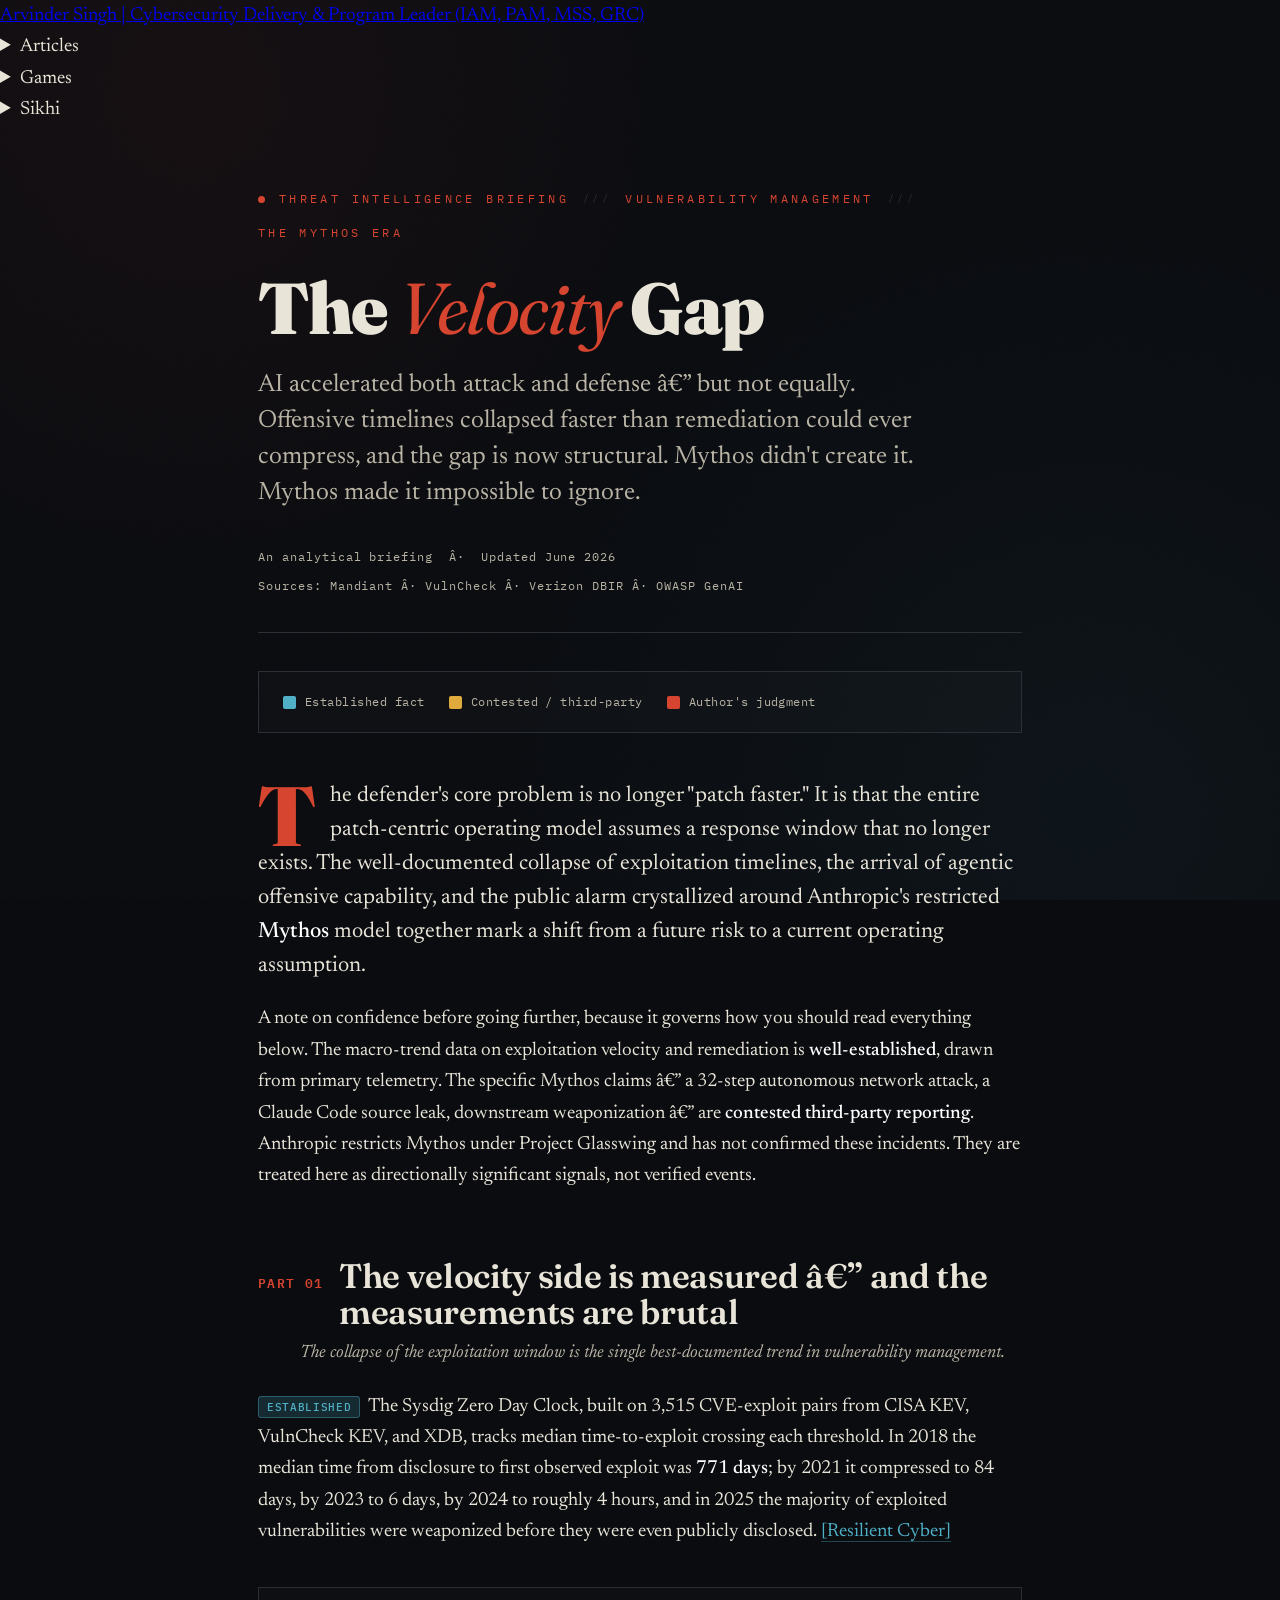
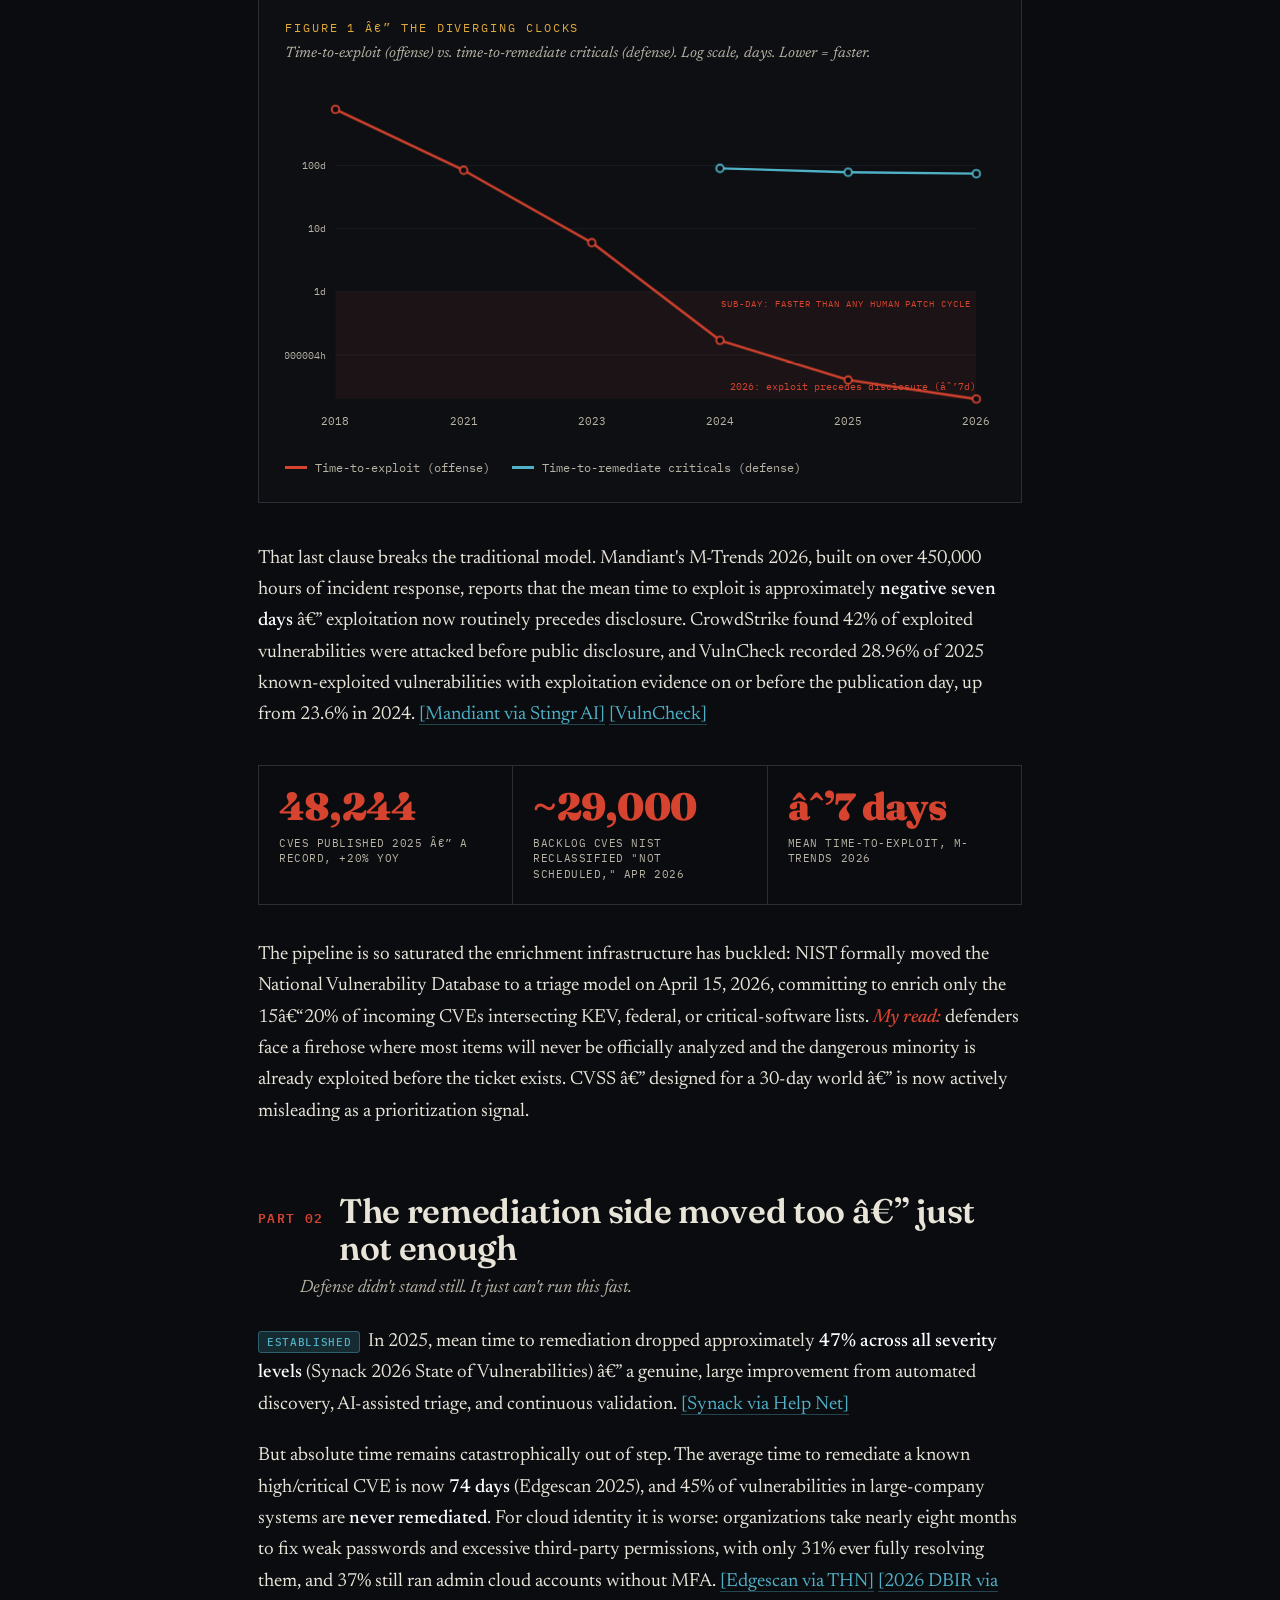
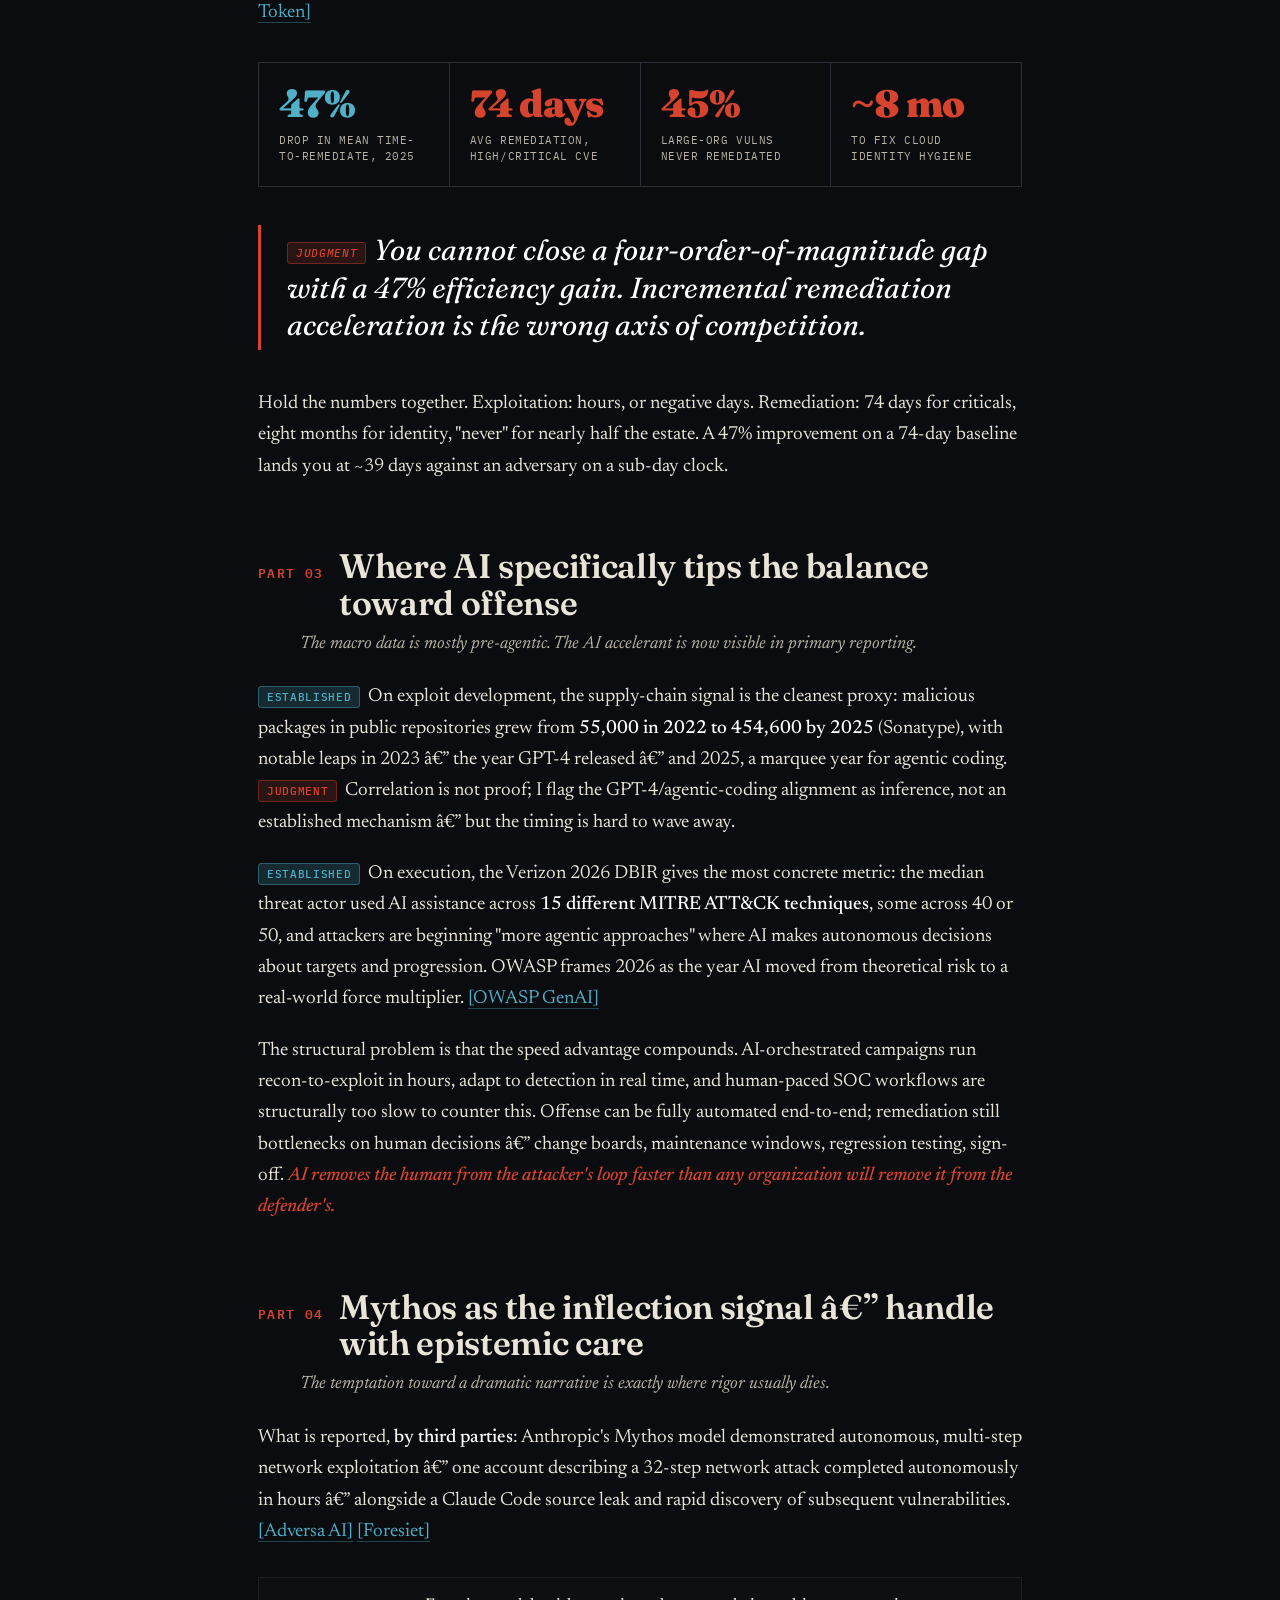
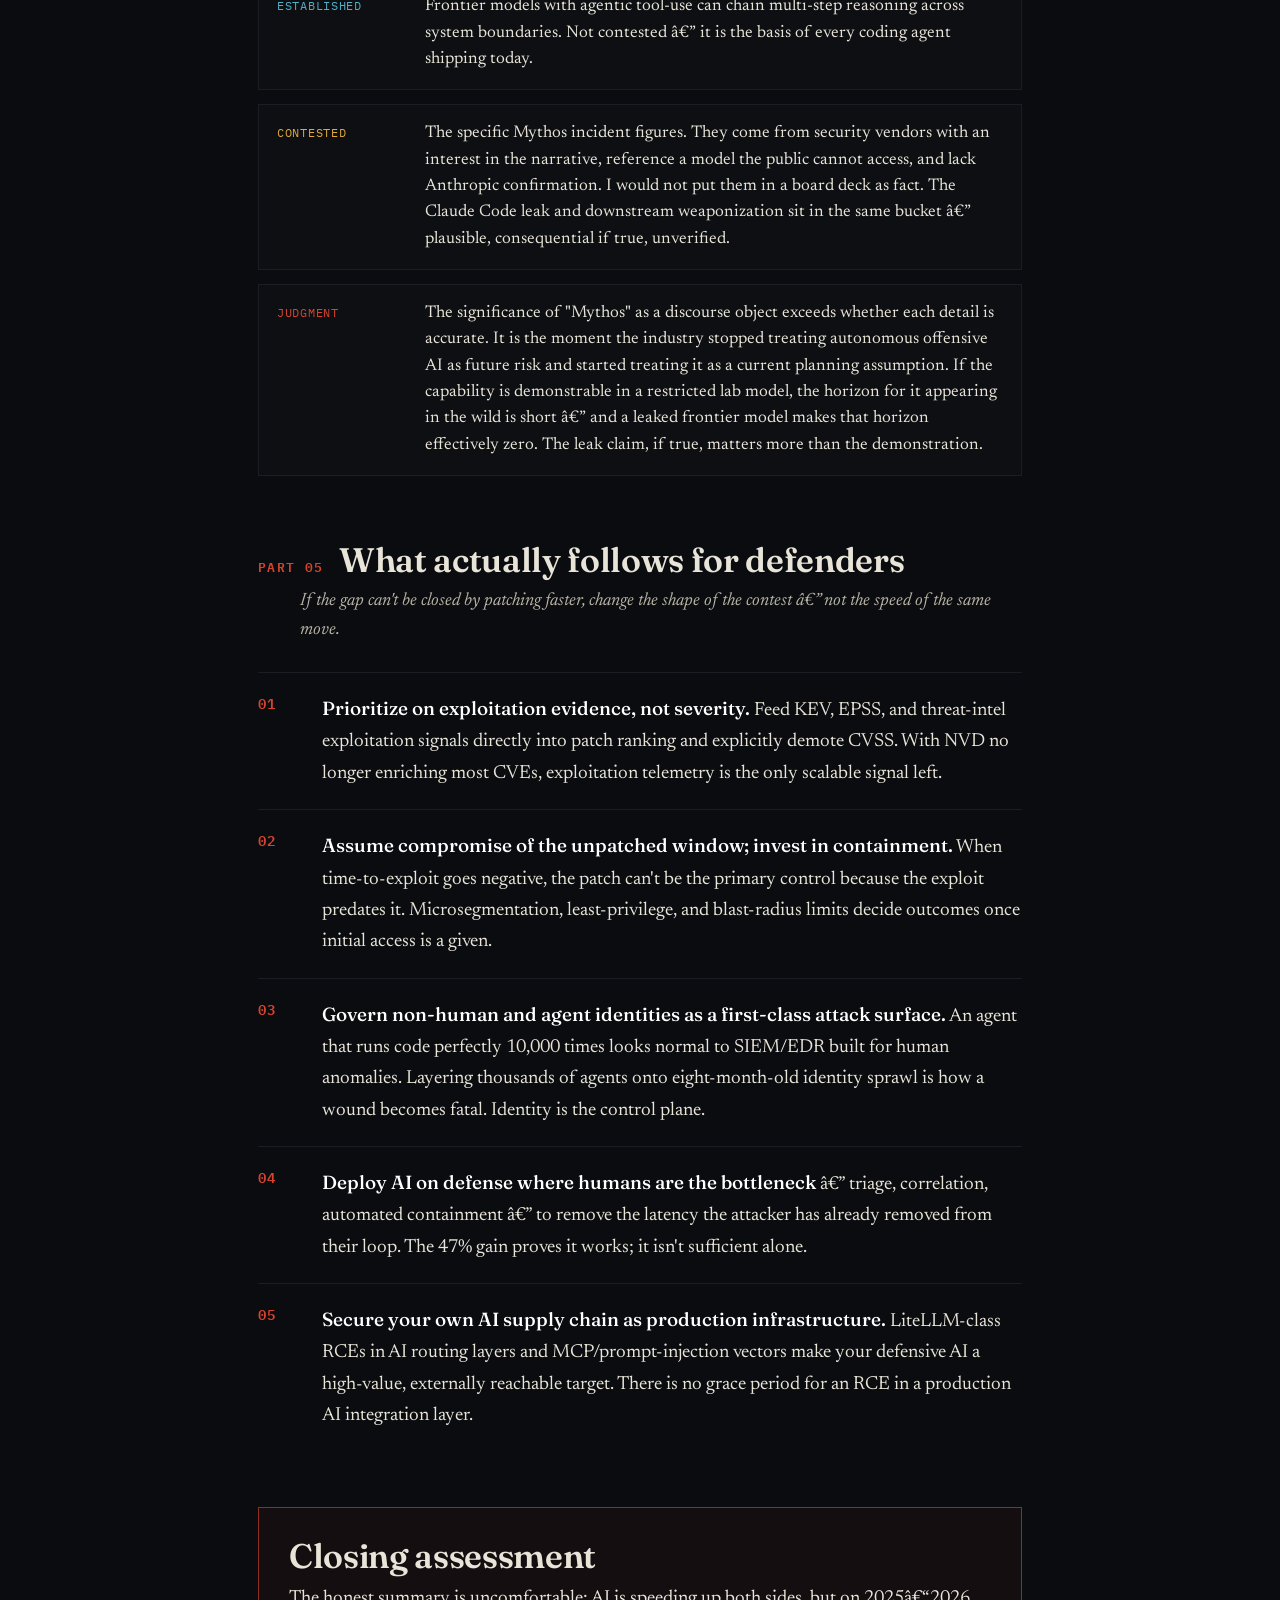
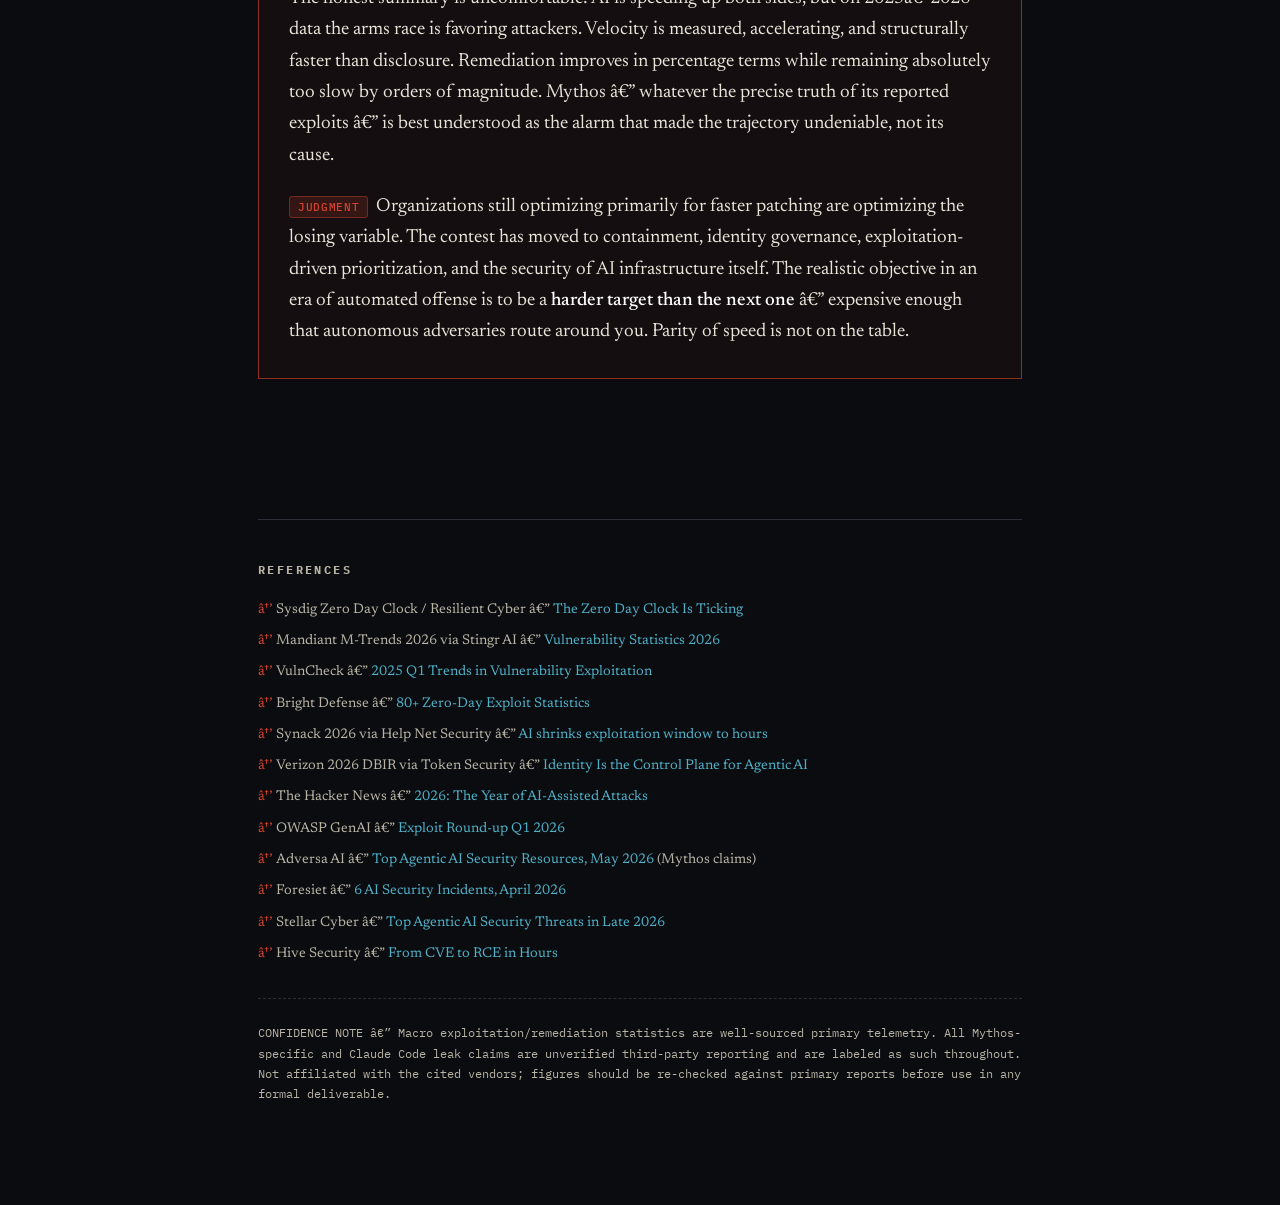
<file: articles/ai-threat-velocity-vs-remediation.html>
<!-- NAV:START -->
<nav class="site-nav" aria-label="Site navigation">
  <ul>
    <li><a href="/index.html">Arvinder Singh | Cybersecurity Delivery &amp; Program Leader (IAM, PAM, MSS, GRC)</a></li>
    <li>
      <details><summary>Articles</summary>
        <ul>
          <li><a href="/articles/india-deforestation-events.html">Counting the Felled — India&#x27;s Forests, the Shield We&#x27;re Removing, and What&#x27;s Planned Next</a></li>
          <li><a href="/articles/ffmpeg-ytdlp-bench-manual.html">FFmpeg &amp; yt-dlp — The Bench Manual</a></li>
          <li><a href="/articles/punjab-2027-sitrep.html">Punjab 2027 — Sitrep &amp; Strategic Briefing</a></li>
          <li><a href="/articles/whatsapp-vs-signal.html">The Illusion of Privacy: What WhatsApp Doesn&#x27;t Tell You</a></li>
          <li><a href="/articles/ai-threat-velocity-vs-remediation.html">The Velocity Gap — AI&#x27;s Asymmetric Impact on Threat Vectors and Vulnerability Remediation</a></li>
          <li><a href="/articles/rajesh-exports-sebi.html">The ₹15 Lakh Crore Question: Inside the Rajesh Exports Case — arvindersingh.me</a></li>
        </ul>
      </details>
    </li>
    <li>
      <details><summary>Games</summary>
        <ul>
          <li><a href="/games/animal-dice-v3.html">ਡੰਗਰ DICE</a></li>
        </ul>
      </details>
    </li>
    <li>
      <details><summary>Sikhi</summary>
        <ul>
          <li><a href="/sikhi/sikh-quiz.html">Sikh History &amp; Rehit Maryada Quiz</a></li>
        </ul>
      </details>
    </li>
  </ul>
</nav>
<!-- NAV:END -->
<!DOCTYPE html>
<html lang="en">
<head>
<meta charset="UTF-8">
<meta name="viewport" content="width=device-width, initial-scale=1.0">
<title>The Velocity Gap — AI's Asymmetric Impact on Threat Vectors and Vulnerability Remediation</title>
<link rel="preconnect" href="https://fonts.googleapis.com">
<link rel="preconnect" href="https://fonts.gstatic.com" crossorigin>
<link href="https://fonts.googleapis.com/css2?family=Fraunces:ital,opsz,wght@0,9..144,400;0,9..144,600;0,9..144,900;1,9..144,400&family=IBM+Plex+Mono:wght@400;500;600&family=Newsreader:ital,opsz,wght@0,6..72,400;0,6..72,500;1,6..72,400&display=swap" rel="stylesheet">
<style>
  :root{
    --ink:#0a0c10;
    --paper:#e8e4d8;
    --paper-dim:#b8b3a4;
    --blood:#d6442f;
    --blood-dim:#8f2e20;
    --amber:#e0a93b;
    --cyan:#4fb0c6;
    --line:#2a2e36;
    --line-soft:#1a1d24;
  }
  *{margin:0;padding:0;box-sizing:border-box}
  html{scroll-behavior:smooth}
  body{
    background:var(--ink);
    color:var(--paper);
    font-family:'Newsreader',Georgia,serif;
    font-size:19px;
    line-height:1.65;
    -webkit-font-smoothing:antialiased;
    background-image:
      radial-gradient(circle at 15% 10%, rgba(214,68,47,0.06), transparent 40%),
      radial-gradient(circle at 85% 90%, rgba(79,176,198,0.05), transparent 45%);
    background-attachment:fixed;
  }
  body::before{
    content:"";position:fixed;inset:0;pointer-events:none;z-index:9999;
    opacity:0.035;mix-blend-mode:overlay;
    background-image:url("data:image/svg+xml,%3Csvg xmlns='http://www.w3.org/2000/svg' width='120' height='120'%3E%3Cfilter id='n'%3E%3CfeTurbulence type='fractalNoise' baseFrequency='0.85' numOctaves='3'/%3E%3C/filter%3E%3Crect width='100%25' height='100%25' filter='url(%23n)'/%3E%3C/svg%3E");
  }
  .wrap{max-width:820px;margin:0 auto;padding:0 28px}

  /* ---- masthead ---- */
  header.mast{padding:64px 0 36px;border-bottom:1px solid var(--line)}
  .kicker{
    font-family:'IBM Plex Mono',monospace;font-size:12px;letter-spacing:0.28em;
    text-transform:uppercase;color:var(--blood);display:flex;gap:14px;align-items:center;
    margin-bottom:30px;flex-wrap:wrap;
  }
  .kicker .dot{width:7px;height:7px;background:var(--blood);border-radius:50%;
    animation:pulse 2.4s ease-in-out infinite}
  @keyframes pulse{0%,100%{opacity:1;transform:scale(1)}50%{opacity:.35;transform:scale(.7)}}
  .kicker .sep{color:var(--line);font-size:10px}
  h1{
    font-family:'Fraunces',serif;font-weight:900;font-size:clamp(38px,7vw,72px);
    line-height:0.98;letter-spacing:-0.02em;margin-bottom:24px;
  }
  h1 .em{color:var(--blood);font-style:italic;font-weight:400}
  .standfirst{
    font-size:clamp(20px,2.6vw,25px);line-height:1.45;color:var(--paper-dim);
    font-weight:400;max-width:680px;
  }
  .byline{
    font-family:'IBM Plex Mono',monospace;font-size:12px;letter-spacing:0.08em;
    color:var(--paper-dim);margin-top:34px;display:flex;justify-content:space-between;
    flex-wrap:wrap;gap:10px;
  }
  .byline a{color:var(--cyan);text-decoration:none;border-bottom:1px dotted var(--cyan)}

  /* ---- confidence legend ---- */
  .legend{
    display:flex;gap:24px;flex-wrap:wrap;margin:38px 0;padding:20px 24px;
    border:1px solid var(--line);background:rgba(255,255,255,0.015);
    font-family:'IBM Plex Mono',monospace;font-size:12px;letter-spacing:0.04em;
  }
  .legend span{display:flex;align-items:center;gap:9px;color:var(--paper-dim)}
  .legend i{width:13px;height:13px;border-radius:2px;display:inline-block}
  .l-est{background:var(--cyan)}.l-con{background:var(--amber)}.l-jud{background:var(--blood)}

  /* ---- body ---- */
  article{padding:8px 0 60px}
  .lede{font-size:22px;line-height:1.55}
  .lede::first-letter{
    font-family:'Fraunces',serif;font-weight:900;font-size:84px;line-height:0.7;
    float:left;margin:8px 14px 0 0;color:var(--blood);
  }
  section{margin:56px 0;scroll-margin-top:40px}
  h2{
    font-family:'Fraunces',serif;font-weight:600;font-size:clamp(26px,3.6vw,34px);
    line-height:1.08;letter-spacing:-0.01em;margin-bottom:8px;padding-top:10px;
    display:flex;align-items:baseline;gap:16px;
  }
  h2 .num{
    font-family:'IBM Plex Mono',monospace;font-size:13px;color:var(--blood);
    letter-spacing:0.1em;flex-shrink:0;padding-top:6px;
  }
  h2 + .sub{color:var(--paper-dim);font-style:italic;font-size:18px;margin-bottom:22px;
    padding-left:42px;}
  p{margin:0 0 20px}
  p.body, section p{padding-left:0}
  article > section > p, .lede{}
  strong{color:#fff;font-weight:500}
  em.judge{color:var(--blood);font-style:italic;font-weight:500}
  a.src{color:var(--cyan);text-decoration:none;border-bottom:1px solid rgba(79,176,198,0.35)}
  a.src:hover{border-bottom-color:var(--cyan)}

  /* ---- stat callouts ---- */
  .stats{display:grid;grid-template-columns:repeat(auto-fit,minmax(150px,1fr));
    gap:1px;background:var(--line);border:1px solid var(--line);margin:34px 0}
  .stat{background:var(--ink);padding:22px 20px}
  .stat .big{font-family:'Fraunces',serif;font-weight:900;font-size:38px;
    line-height:1;color:var(--blood);letter-spacing:-0.02em}
  .stat .big.good{color:var(--cyan)}
  .stat .lbl{font-family:'IBM Plex Mono',monospace;font-size:11px;letter-spacing:0.05em;
    color:var(--paper-dim);margin-top:10px;line-height:1.4;text-transform:uppercase}

  /* ---- chart ---- */
  .chartcard{border:1px solid var(--line);background:rgba(255,255,255,0.012);
    padding:30px 26px 24px;margin:40px 0}
  .chartcard .ctitle{font-family:'IBM Plex Mono',monospace;font-size:12px;
    letter-spacing:0.16em;text-transform:uppercase;color:var(--amber);margin-bottom:4px}
  .chartcard .csub{color:var(--paper-dim);font-size:15px;font-style:italic;margin-bottom:20px}
  #gap{width:100%;height:auto;display:block}
  .clegend{display:flex;gap:22px;margin-top:16px;font-family:'IBM Plex Mono',monospace;
    font-size:12px;color:var(--paper-dim);flex-wrap:wrap}
  .clegend b{display:flex;align-items:center;gap:8px;font-weight:400}
  .clegend b i{width:22px;height:3px;display:inline-block}

  /* ---- pull / mythos block ---- */
  .pull{border-left:3px solid var(--blood);padding:6px 0 6px 26px;margin:38px 0;
    font-family:'Fraunces',serif;font-style:italic;font-weight:400;
    font-size:clamp(22px,3vw,29px);line-height:1.3;color:#fff}
  .tag{font-family:'IBM Plex Mono',monospace;font-size:11px;letter-spacing:0.06em;
    padding:3px 8px;border-radius:3px;text-transform:uppercase;vertical-align:middle;
    margin-right:8px;font-weight:500}
  .tag.est{background:rgba(79,176,198,0.18);color:var(--cyan);border:1px solid rgba(79,176,198,0.4)}
  .tag.con{background:rgba(224,169,59,0.16);color:var(--amber);border:1px solid rgba(224,169,59,0.4)}
  .tag.jud{background:rgba(214,68,47,0.16);color:var(--blood);border:1px solid rgba(214,68,47,0.4)}
  .epi{display:grid;gap:14px;margin:30px 0}
  .epi .row{display:grid;grid-template-columns:130px 1fr;gap:18px;align-items:start;
    padding:16px 18px;border:1px solid var(--line-soft);background:rgba(255,255,255,0.01)}
  .epi .row .k{font-family:'IBM Plex Mono',monospace;font-size:12px;letter-spacing:0.06em;
    text-transform:uppercase;padding-top:2px}
  .epi .row.est .k{color:var(--cyan)} .epi .row.con .k{color:var(--amber)}
  .epi .row.jud .k{color:var(--blood)}
  .epi .row .v{font-size:17px;line-height:1.55;color:var(--paper)}

  /* ---- actions ---- */
  ol.acts{list-style:none;counter-reset:a;margin:26px 0}
  ol.acts li{counter-increment:a;position:relative;padding:20px 0 20px 64px;
    border-top:1px solid var(--line-soft)}
  ol.acts li::before{content:counter(a,decimal-leading-zero);position:absolute;left:0;top:18px;
    font-family:'IBM Plex Mono',monospace;font-size:14px;color:var(--blood);
    font-weight:600;letter-spacing:0.05em}
  ol.acts li b{color:#fff;font-weight:500;font-family:'Fraunces',serif;font-size:19px}

  /* ---- close + refs ---- */
  .close{border:1px solid var(--blood-dim);background:rgba(214,68,47,0.05);
    padding:30px 30px;margin:50px 0}
  .close h2{padding-top:0}
  footer{border-top:1px solid var(--line);padding:40px 0 80px;margin-top:30px}
  footer h3{font-family:'IBM Plex Mono',monospace;font-size:12px;letter-spacing:0.2em;
    text-transform:uppercase;color:var(--paper-dim);margin-bottom:20px}
  .refs{list-style:none;display:grid;gap:11px;font-size:14px;line-height:1.45}
  .refs li{padding-left:18px;position:relative;color:var(--paper-dim)}
  .refs li::before{content:"→";position:absolute;left:0;color:var(--blood)}
  .refs a{color:var(--cyan);text-decoration:none;word-break:break-all}
  .refs a:hover{text-decoration:underline}
  .disclaim{font-family:'IBM Plex Mono',monospace;font-size:12px;line-height:1.7;
    color:var(--paper-dim);margin-top:34px;padding-top:24px;border-top:1px dashed var(--line)}

  @media(max-width:560px){
    body{font-size:18px}
    .epi .row{grid-template-columns:1fr;gap:6px}
    .lede::first-letter{font-size:64px}
    h2{flex-direction:column;gap:4px} h2 .num{padding-top:0}
    h2 + .sub{padding-left:0}
  }
</style>
</head>
<body>
<div class="wrap">

  <header class="mast">
    <div class="kicker">
      <span class="dot"></span>Threat Intelligence Briefing
      <span class="sep">///</span> Vulnerability Management
      <span class="sep">///</span> The Mythos Era
    </div>
    <h1>The <span class="em">Velocity</span> Gap</h1>
    <p class="standfirst">AI accelerated both attack and defense — but not equally. Offensive timelines collapsed faster than remediation could ever compress, and the gap is now structural. Mythos didn't create it. Mythos made it impossible to ignore.</p>
    <div class="byline">
      <span>An analytical briefing &nbsp;·&nbsp; Updated June 2026</span>
      <span>Sources: Mandiant · VulnCheck · Verizon DBIR · OWASP GenAI</span>
    </div>
  </header>

  <div class="legend" aria-label="confidence coding">
    <span><i class="l-est"></i>Established fact</span>
    <span><i class="l-con"></i>Contested / third-party</span>
    <span><i class="l-jud"></i>Author's judgment</span>
  </div>

  <article>

    <p class="lede">The defender's core problem is no longer "patch faster." It is that the entire patch-centric operating model assumes a response window that no longer exists. The well-documented collapse of exploitation timelines, the arrival of agentic offensive capability, and the public alarm crystallized around Anthropic's restricted <strong>Mythos</strong> model together mark a shift from a future risk to a current operating assumption.</p>

    <p>A note on confidence before going further, because it governs how you should read everything below. The macro-trend data on exploitation velocity and remediation is <strong>well-established</strong>, drawn from primary telemetry. The specific Mythos claims — a 32-step autonomous network attack, a Claude Code source leak, downstream weaponization — are <strong>contested third-party reporting</strong>. Anthropic restricts Mythos under Project Glasswing and has not confirmed these incidents. They are treated here as directionally significant signals, not verified events.</p>

    <section id="s1">
      <h2><span class="num">PART 01</span> The velocity side is measured — and the measurements are brutal</h2>
      <div class="sub">The collapse of the exploitation window is the single best-documented trend in vulnerability management.</div>

      <p><span class="tag est">Established</span>The Sysdig Zero Day Clock, built on 3,515 CVE-exploit pairs from CISA KEV, VulnCheck KEV, and XDB, tracks median time-to-exploit crossing each threshold. In 2018 the median time from disclosure to first observed exploit was <strong>771 days</strong>; by 2021 it compressed to 84 days, by 2023 to 6 days, by 2024 to roughly 4 hours, and in 2025 the majority of exploited vulnerabilities were weaponized before they were even publicly disclosed. <a class="src" href="https://www.resilientcyber.io/p/the-zero-day-clock-is-ticking-why" target="_blank" rel="noopener">[Resilient Cyber]</a></p>

      <div class="chartcard">
        <div class="ctitle">Figure 1 — The Diverging Clocks</div>
        <div class="csub">Time-to-exploit (offense) vs. time-to-remediate criticals (defense). Log scale, days. Lower = faster.</div>
        <svg id="gap" viewBox="0 0 760 380" role="img" aria-label="Chart showing exploitation time collapsing far below remediation time"></svg>
        <div class="clegend">
          <b><i style="background:#d6442f"></i>Time-to-exploit (offense)</b>
          <b><i style="background:#4fb0c6"></i>Time-to-remediate criticals (defense)</b>
        </div>
      </div>

      <p>That last clause breaks the traditional model. Mandiant's M-Trends 2026, built on over 450,000 hours of incident response, reports that the mean time to exploit is approximately <strong>negative seven days</strong> — exploitation now routinely precedes disclosure. CrowdStrike found 42% of exploited vulnerabilities were attacked before public disclosure, and VulnCheck recorded 28.96% of 2025 known-exploited vulnerabilities with exploitation evidence on or before the publication day, up from 23.6% in 2024. <a class="src" href="https://www.stingrai.io/blog/vulnerability-statistics-2026" target="_blank" rel="noopener">[Mandiant via Stingr AI]</a> <a class="src" href="https://www.vulncheck.com/blog/exploitation-trends-q1-2025" target="_blank" rel="noopener">[VulnCheck]</a></p>

      <div class="stats">
        <div class="stat"><div class="big">48,244</div><div class="lbl">CVEs published 2025 — a record, +20% YoY</div></div>
        <div class="stat"><div class="big">~29,000</div><div class="lbl">Backlog CVEs NIST reclassified "Not Scheduled," Apr 2026</div></div>
        <div class="stat"><div class="big">−7 days</div><div class="lbl">Mean time-to-exploit, M-Trends 2026</div></div>
      </div>

      <p>The pipeline is so saturated the enrichment infrastructure has buckled: NIST formally moved the National Vulnerability Database to a triage model on April 15, 2026, committing to enrich only the 15–20% of incoming CVEs intersecting KEV, federal, or critical-software lists. <em class="judge">My read:</em> defenders face a firehose where most items will never be officially analyzed and the dangerous minority is already exploited before the ticket exists. CVSS — designed for a 30-day world — is now actively misleading as a prioritization signal.</p>
    </section>

    <section id="s2">
      <h2><span class="num">PART 02</span> The remediation side moved too — just not enough</h2>
      <div class="sub">Defense didn't stand still. It just can't run this fast.</div>

      <p><span class="tag est">Established</span>In 2025, mean time to remediation dropped approximately <strong>47% across all severity levels</strong> (Synack 2026 State of Vulnerabilities) — a genuine, large improvement from automated discovery, AI-assisted triage, and continuous validation. <a class="src" href="https://www.helpnetsecurity.com/2026/05/18/synack-2025-ai-driven-vulnerability-trends-report/" target="_blank" rel="noopener">[Synack via Help Net]</a></p>

      <p>But absolute time remains catastrophically out of step. The average time to remediate a known high/critical CVE is now <strong>74 days</strong> (Edgescan 2025), and 45% of vulnerabilities in large-company systems are <strong>never remediated</strong>. For cloud identity it is worse: organizations take nearly eight months to fix weak passwords and excessive third-party permissions, with only 31% ever fully resolving them, and 37% still ran admin cloud accounts without MFA. <a class="src" href="https://thehackernews.com/2026/05/2026-year-of-ai-assisted-attacks.html" target="_blank" rel="noopener">[Edgescan via THN]</a> <a class="src" href="https://www.token.security/blog/the-2026-data-breach-investigations-report-confirms-it-identity-is-the-control-plane-for-agentic-ai" target="_blank" rel="noopener">[2026 DBIR via Token]</a></p>

      <div class="stats">
        <div class="stat"><div class="big good">47%</div><div class="lbl">Drop in mean time-to-remediate, 2025</div></div>
        <div class="stat"><div class="big">74 days</div><div class="lbl">Avg remediation, high/critical CVE</div></div>
        <div class="stat"><div class="big">45%</div><div class="lbl">Large-org vulns never remediated</div></div>
        <div class="stat"><div class="big">~8 mo</div><div class="lbl">To fix cloud identity hygiene</div></div>
      </div>

      <div class="pull"><span class="tag jud">Judgment</span>You cannot close a four-order-of-magnitude gap with a 47% efficiency gain. Incremental remediation acceleration is the wrong axis of competition.</div>

      <p>Hold the numbers together. Exploitation: hours, or negative days. Remediation: 74 days for criticals, eight months for identity, "never" for nearly half the estate. A 47% improvement on a 74-day baseline lands you at ~39 days against an adversary on a sub-day clock.</p>
    </section>

    <section id="s3">
      <h2><span class="num">PART 03</span> Where AI specifically tips the balance toward offense</h2>
      <div class="sub">The macro data is mostly pre-agentic. The AI accelerant is now visible in primary reporting.</div>

      <p><span class="tag est">Established</span>On exploit development, the supply-chain signal is the cleanest proxy: malicious packages in public repositories grew from <strong>55,000 in 2022 to 454,600 by 2025</strong> (Sonatype), with notable leaps in 2023 — the year GPT-4 released — and 2025, a marquee year for agentic coding. <span class="tag jud">Judgment</span>Correlation is not proof; I flag the GPT-4/agentic-coding alignment as inference, not an established mechanism — but the timing is hard to wave away.</p>

      <p><span class="tag est">Established</span>On execution, the Verizon 2026 DBIR gives the most concrete metric: the median threat actor used AI assistance across <strong>15 different MITRE ATT&amp;CK techniques</strong>, some across 40 or 50, and attackers are beginning "more agentic approaches" where AI makes autonomous decisions about targets and progression. OWASP frames 2026 as the year AI moved from theoretical risk to a real-world force multiplier. <a class="src" href="https://genai.owasp.org/2026/04/14/owasp-genai-exploit-round-up-report-q1-2026/" target="_blank" rel="noopener">[OWASP GenAI]</a></p>

      <p>The structural problem is that the speed advantage compounds. AI-orchestrated campaigns run recon-to-exploit in hours, adapt to detection in real time, and human-paced SOC workflows are structurally too slow to counter this. Offense can be fully automated end-to-end; remediation still bottlenecks on human decisions — change boards, maintenance windows, regression testing, sign-off. <em class="judge">AI removes the human from the attacker's loop faster than any organization will remove it from the defender's.</em></p>
    </section>

    <section id="s4">
      <h2><span class="num">PART 04</span> Mythos as the inflection signal — handle with epistemic care</h2>
      <div class="sub">The temptation toward a dramatic narrative is exactly where rigor usually dies.</div>

      <p>What is reported, <strong>by third parties</strong>: Anthropic's Mythos model demonstrated autonomous, multi-step network exploitation — one account describing a 32-step network attack completed autonomously in hours — alongside a Claude Code source leak and rapid discovery of subsequent vulnerabilities. <a class="src" href="https://adversa.ai/blog/top-agentic-ai-security-resources-may-2026/" target="_blank" rel="noopener">[Adversa AI]</a> <a class="src" href="https://foresiet.com/blog/ai-security-incidents-attack-paths-april-2026/" target="_blank" rel="noopener">[Foresiet]</a></p>

      <div class="epi">
        <div class="row est"><div class="k">Established</div><div class="v">Frontier models with agentic tool-use can chain multi-step reasoning across system boundaries. Not contested — it is the basis of every coding agent shipping today.</div></div>
        <div class="row con"><div class="k">Contested</div><div class="v">The specific Mythos incident figures. They come from security vendors with an interest in the narrative, reference a model the public cannot access, and lack Anthropic confirmation. I would not put them in a board deck as fact. The Claude Code leak and downstream weaponization sit in the same bucket — plausible, consequential if true, unverified.</div></div>
        <div class="row jud"><div class="k">Judgment</div><div class="v">The significance of "Mythos" as a discourse object exceeds whether each detail is accurate. It is the moment the industry stopped treating autonomous offensive AI as future risk and started treating it as a current planning assumption. If the capability is demonstrable in a restricted lab model, the horizon for it appearing in the wild is short — and a leaked frontier model makes that horizon effectively zero. The leak claim, if true, matters more than the demonstration.</div></div>
      </div>
    </section>

    <section id="s5">
      <h2><span class="num">PART 05</span> What actually follows for defenders</h2>
      <div class="sub">If the gap can't be closed by patching faster, change the shape of the contest — not the speed of the same move.</div>

      <ol class="acts">
        <li><b>Prioritize on exploitation evidence, not severity.</b> Feed KEV, EPSS, and threat-intel exploitation signals directly into patch ranking and explicitly demote CVSS. With NVD no longer enriching most CVEs, exploitation telemetry is the only scalable signal left.</li>
        <li><b>Assume compromise of the unpatched window; invest in containment.</b> When time-to-exploit goes negative, the patch can't be the primary control because the exploit predates it. Microsegmentation, least-privilege, and blast-radius limits decide outcomes once initial access is a given.</li>
        <li><b>Govern non-human and agent identities as a first-class attack surface.</b> An agent that runs code perfectly 10,000 times looks normal to SIEM/EDR built for human anomalies. Layering thousands of agents onto eight-month-old identity sprawl is how a wound becomes fatal. Identity is the control plane.</li>
        <li><b>Deploy AI on defense where humans are the bottleneck</b> — triage, correlation, automated containment — to remove the latency the attacker has already removed from their loop. The 47% gain proves it works; it isn't sufficient alone.</li>
        <li><b>Secure your own AI supply chain as production infrastructure.</b> LiteLLM-class RCEs in AI routing layers and MCP/prompt-injection vectors make your defensive AI a high-value, externally reachable target. There is no grace period for an RCE in a production AI integration layer.</li>
      </ol>
    </section>

    <div class="close">
      <h2>Closing assessment</h2>
      <p>The honest summary is uncomfortable: AI is speeding up both sides, but on 2025–2026 data the arms race is favoring attackers. Velocity is measured, accelerating, and structurally faster than disclosure. Remediation improves in percentage terms while remaining absolutely too slow by orders of magnitude. Mythos — whatever the precise truth of its reported exploits — is best understood as the alarm that made the trajectory undeniable, not its cause.</p>
      <p style="margin-bottom:0"><span class="tag jud">Judgment</span>Organizations still optimizing primarily for faster patching are optimizing the losing variable. The contest has moved to containment, identity governance, exploitation-driven prioritization, and the security of AI infrastructure itself. The realistic objective in an era of automated offense is to be a <strong>harder target than the next one</strong> — expensive enough that autonomous adversaries route around you. Parity of speed is not on the table.</p>
    </div>

  </article>

  <footer>
    <h3>References</h3>
    <ul class="refs">
      <li>Sysdig Zero Day Clock / Resilient Cyber — <a href="https://www.resilientcyber.io/p/the-zero-day-clock-is-ticking-why" target="_blank" rel="noopener">The Zero Day Clock Is Ticking</a></li>
      <li>Mandiant M-Trends 2026 via Stingr AI — <a href="https://www.stingrai.io/blog/vulnerability-statistics-2026" target="_blank" rel="noopener">Vulnerability Statistics 2026</a></li>
      <li>VulnCheck — <a href="https://www.vulncheck.com/blog/exploitation-trends-q1-2025" target="_blank" rel="noopener">2025 Q1 Trends in Vulnerability Exploitation</a></li>
      <li>Bright Defense — <a href="https://www.brightdefense.com/resources/zero-day-exploit-statistics/" target="_blank" rel="noopener">80+ Zero-Day Exploit Statistics</a></li>
      <li>Synack 2026 via Help Net Security — <a href="https://www.helpnetsecurity.com/2026/05/18/synack-2025-ai-driven-vulnerability-trends-report/" target="_blank" rel="noopener">AI shrinks exploitation window to hours</a></li>
      <li>Verizon 2026 DBIR via Token Security — <a href="https://www.token.security/blog/the-2026-data-breach-investigations-report-confirms-it-identity-is-the-control-plane-for-agentic-ai" target="_blank" rel="noopener">Identity Is the Control Plane for Agentic AI</a></li>
      <li>The Hacker News — <a href="https://thehackernews.com/2026/05/2026-year-of-ai-assisted-attacks.html" target="_blank" rel="noopener">2026: The Year of AI-Assisted Attacks</a></li>
      <li>OWASP GenAI — <a href="https://genai.owasp.org/2026/04/14/owasp-genai-exploit-round-up-report-q1-2026/" target="_blank" rel="noopener">Exploit Round-up Q1 2026</a></li>
      <li>Adversa AI — <a href="https://adversa.ai/blog/top-agentic-ai-security-resources-may-2026/" target="_blank" rel="noopener">Top Agentic AI Security Resources, May 2026</a> (Mythos claims)</li>
      <li>Foresiet — <a href="https://foresiet.com/blog/ai-security-incidents-attack-paths-april-2026/" target="_blank" rel="noopener">6 AI Security Incidents, April 2026</a></li>
      <li>Stellar Cyber — <a href="https://stellarcyber.ai/learn/agentic-ai-securiry-threats/" target="_blank" rel="noopener">Top Agentic AI Security Threats in Late 2026</a></li>
      <li>Hive Security — <a href="https://hivesecurity.gitlab.io/blog/from-cve-to-rce-in-hours-attack-timeline-2026/" target="_blank" rel="noopener">From CVE to RCE in Hours</a></li>
    </ul>
    <p class="disclaim">CONFIDENCE NOTE — Macro exploitation/remediation statistics are well-sourced primary telemetry. All Mythos-specific and Claude Code leak claims are unverified third-party reporting and are labeled as such throughout. Not affiliated with the cited vendors; figures should be re-checked against primary reports before use in any formal deliverable.</p>
  </footer>

</div>

<script>
(function(){
  // Diverging clocks chart — log scale, days. Drawn natively (no deps).
  const svg = document.getElementById('gap');
  const NS='http://www.w3.org/2000/svg';
  const W=760,H=380, m={t:24,r:20,b:46,l:54};
  const pw=W-m.l-m.r, ph=H-m.t-m.b;

  const years=[2018,2021,2023,2024,2025,2026];
  // time-to-exploit in days (negative shown clamped to 0.2 for log); remediate criticals in days
  const exploit=[771,84,6,0.17,0.04,0.02];   // ~4h=0.17d, sub-day, then "negative"/pre-disclosure ~clamped
  const remediate=[null,null,null,90,78,74];  // criticals; earlier years sparse
  const yMin=0.02, yMax=771;
  const lx=Math.log10(yMin), hx=Math.log10(yMax);

  const xAt=i=> m.l + (i/(years.length-1))*pw;
  const yAt=v=> m.t + ph - ((Math.log10(v)-lx)/(hx-lx))*ph;

  function el(t,a){const e=document.createElementNS(NS,t);for(const k in a)e.setAttribute(k,a[k]);return e;}

  // gridlines at decades
  [0.1,1,10,100].forEach(v=>{
    const y=yAt(v);
    svg.appendChild(el('line',{x1:m.l,y1:y,x2:W-m.r,y2:y,stroke:'#1a1d24','stroke-width':1}));
    const lbl=el('text',{x:m.l-10,y:y+4,'text-anchor':'end',fill:'#b8b3a4','font-size':11,'font-family':'IBM Plex Mono,monospace'});
    lbl.textContent = v>=1? v+'d' : (v*24)+'h';
    svg.appendChild(lbl);
  });

  // x labels
  years.forEach((yr,i)=>{
    const t=el('text',{x:xAt(i),y:H-18,'text-anchor':'middle',fill:'#b8b3a4','font-size':12,'font-family':'IBM Plex Mono,monospace'});
    t.textContent=yr; svg.appendChild(t);
  });

  // danger band (below ~1 day = faster than any human cycle)
  const bandTop=yAt(1);
  svg.appendChild(el('rect',{x:m.l,y:bandTop,width:pw,height:(m.t+ph)-bandTop,fill:'rgba(214,68,47,0.07)'}));
  const bt=el('text',{x:W-m.r-6,y:bandTop+16,'text-anchor':'end',fill:'#d6442f','font-size':10,'font-family':'IBM Plex Mono,monospace','letter-spacing':'0.1em'});
  bt.textContent='SUB-DAY: FASTER THAN ANY HUMAN PATCH CYCLE'; svg.appendChild(bt);

  function path(data,color,dash){
    let d='',pts=[];
    data.forEach((v,i)=>{ if(v==null)return; const x=xAt(i),y=yAt(v); pts.push([x,y,v]); d+=(d?'L':'M')+x+' '+y+' ';});
    const p=el('path',{d:d,fill:'none',stroke:color,'stroke-width':2.5,'stroke-linecap':'round','stroke-linejoin':'round'});
    if(dash)p.setAttribute('stroke-dasharray',dash);
    const len=p.getTotalLength?0:0;
    svg.appendChild(p);
    // animate draw
    try{const L=p.getTotalLength();p.style.strokeDasharray=L;p.style.strokeDashoffset=L;
      p.animate([{strokeDashoffset:L},{strokeDashoffset:0}],{duration:1400,easing:'ease-out',fill:'forwards'});}catch(e){}
    pts.forEach(([x,y],idx)=>{
      const c=el('circle',{cx:x,cy:y,r:4,fill:'#0a0c10',stroke:color,'stroke-width':2});
      c.style.opacity=0; svg.appendChild(c);
      c.animate([{opacity:0},{opacity:1}],{duration:300,delay:200+idx*200,fill:'forwards'});
    });
  }

  path(remediate,'#4fb0c6');
  path(exploit,'#d6442f');

  // annotation: negative-days note
  const note=el('text',{x:xAt(5),y:yAt(0.02)-10,'text-anchor':'end',fill:'#d6442f','font-size':11,'font-family':'IBM Plex Mono,monospace'});
  note.textContent='2026: exploit precedes disclosure (−7d)'; svg.appendChild(note);
})();
</script>
</body>
</html>
</file>
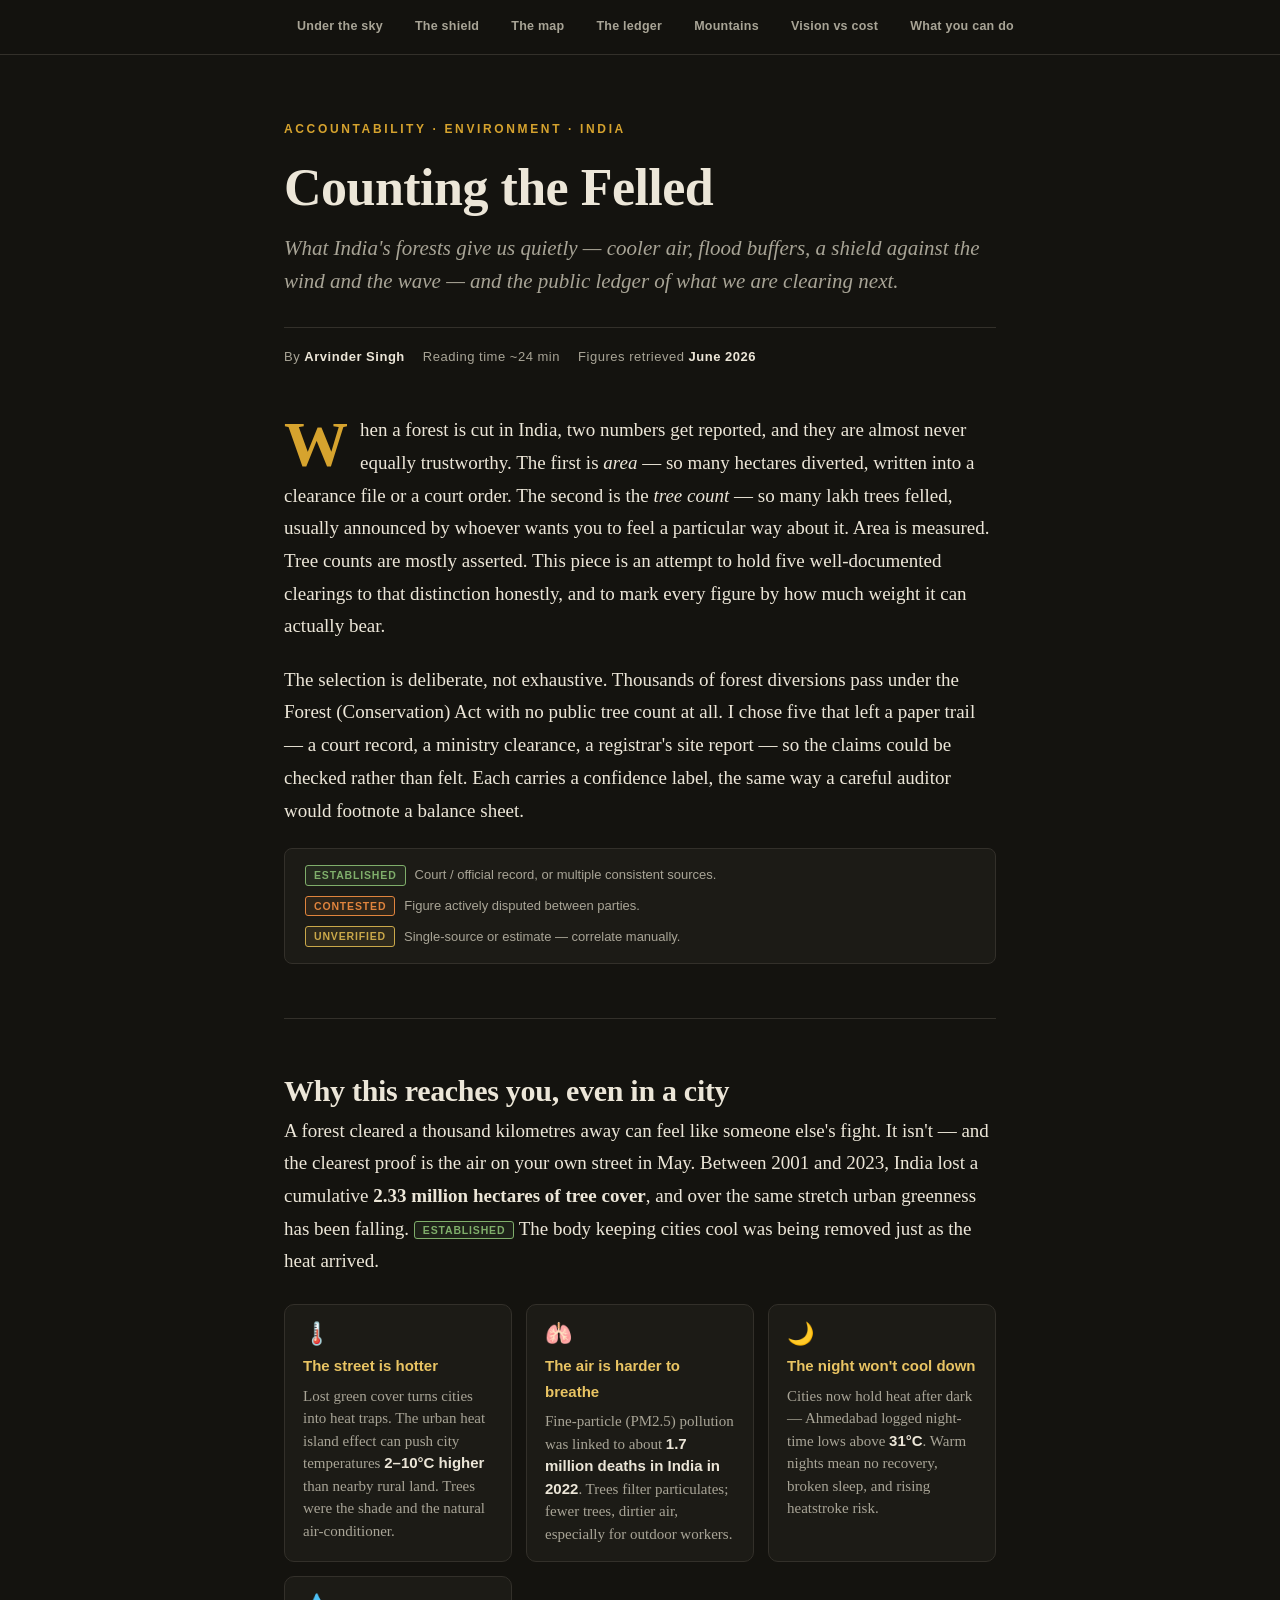
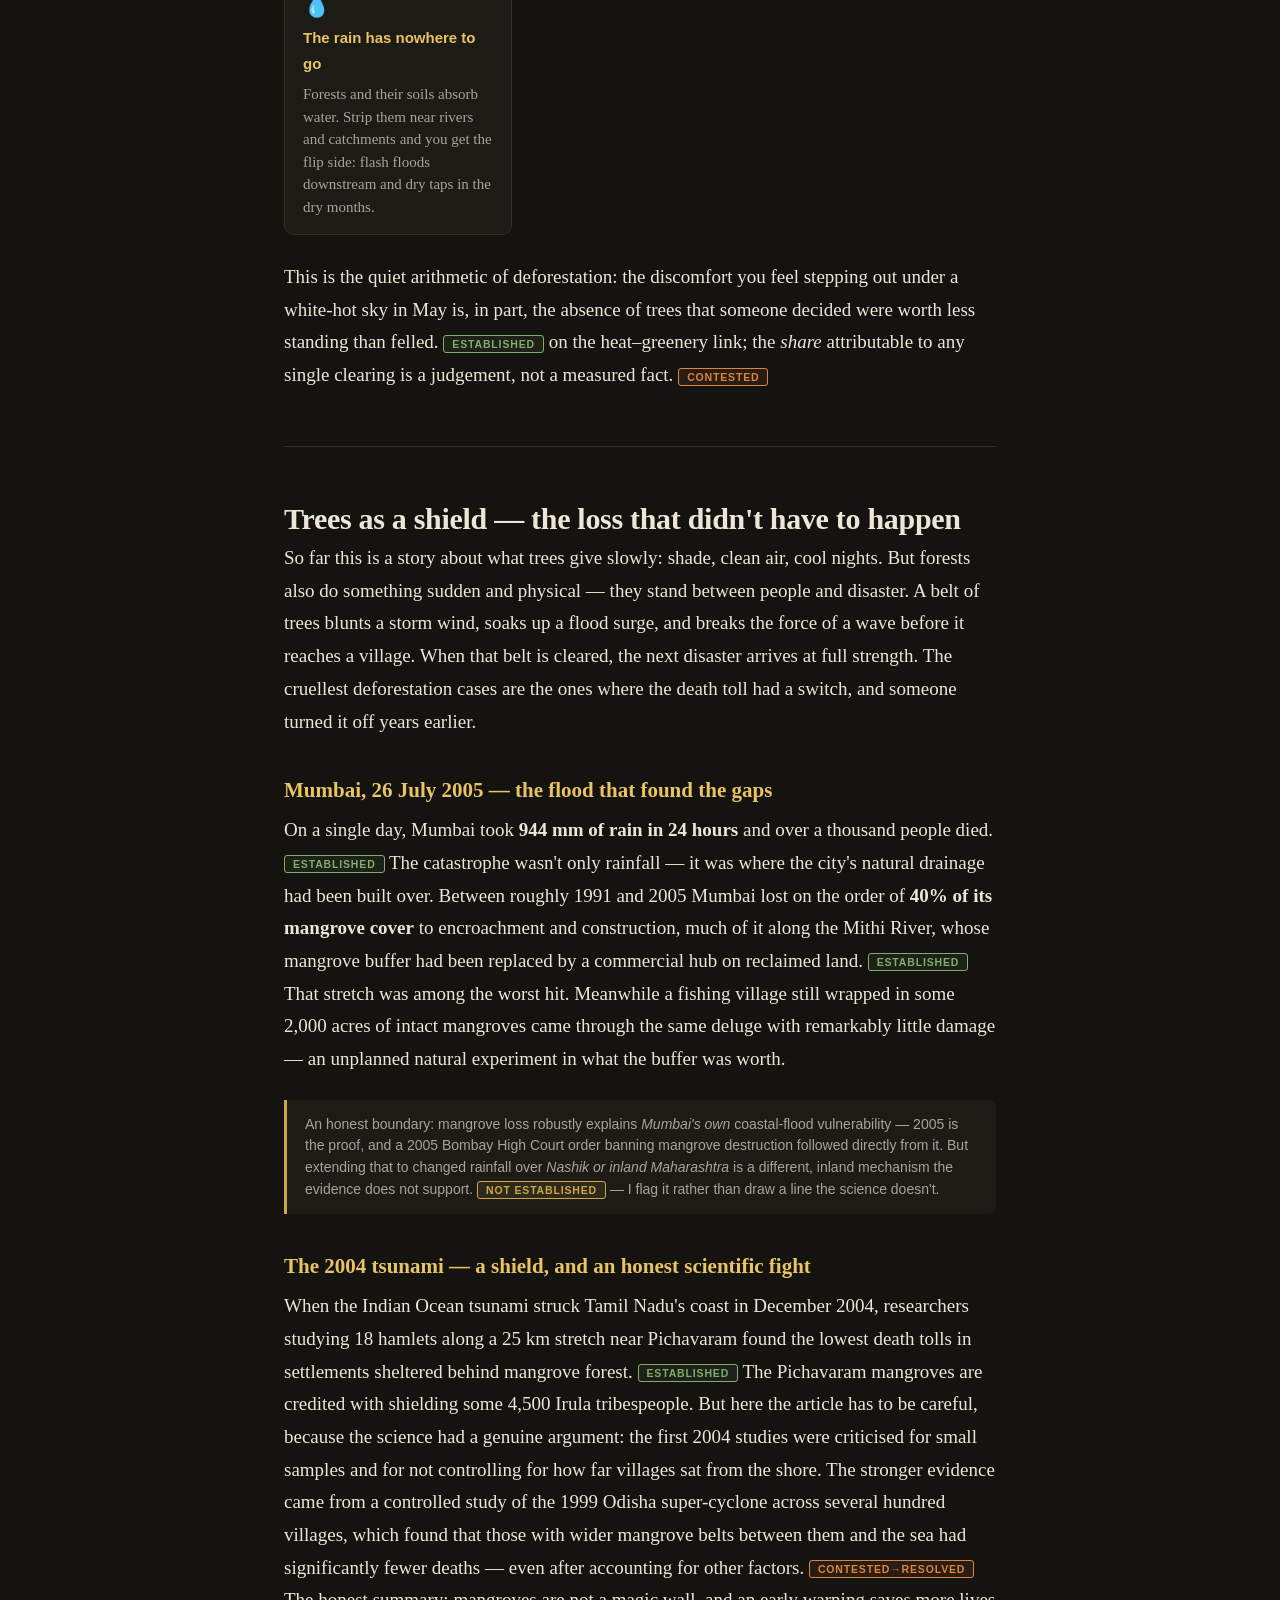
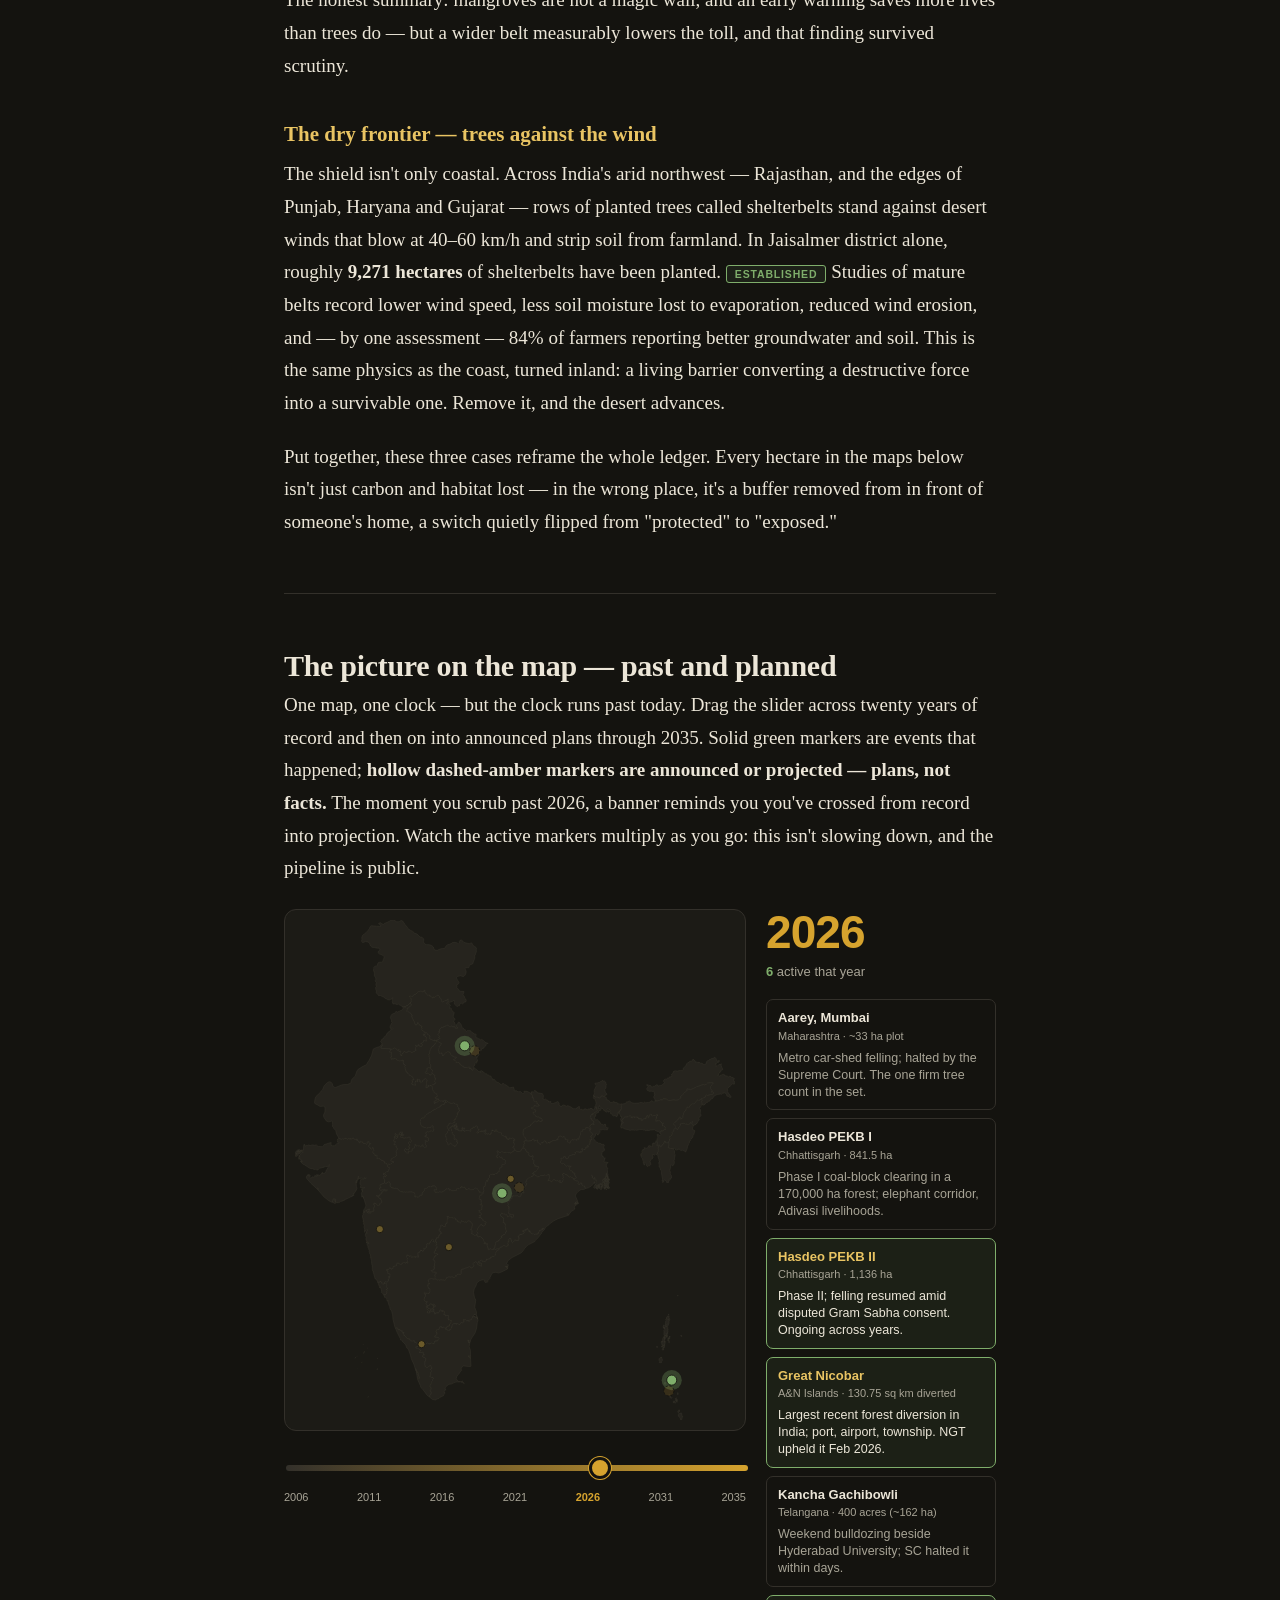
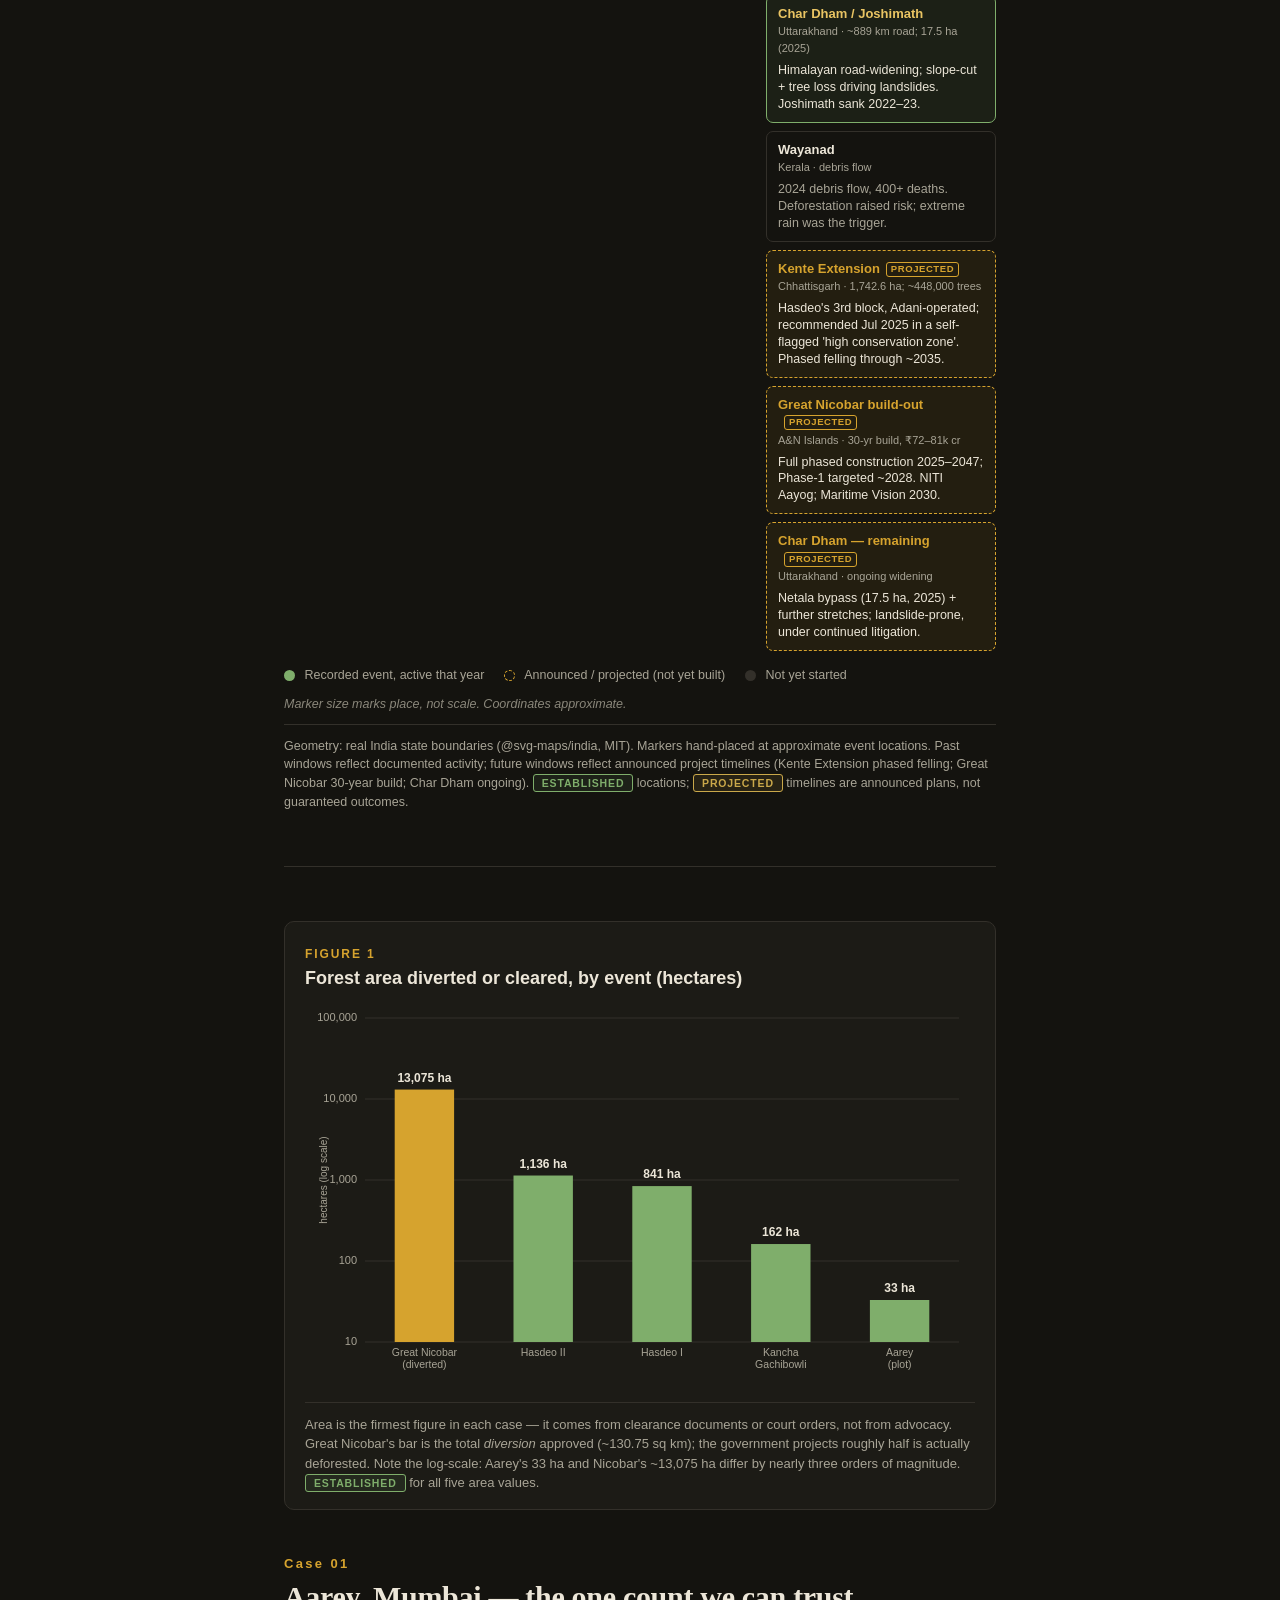
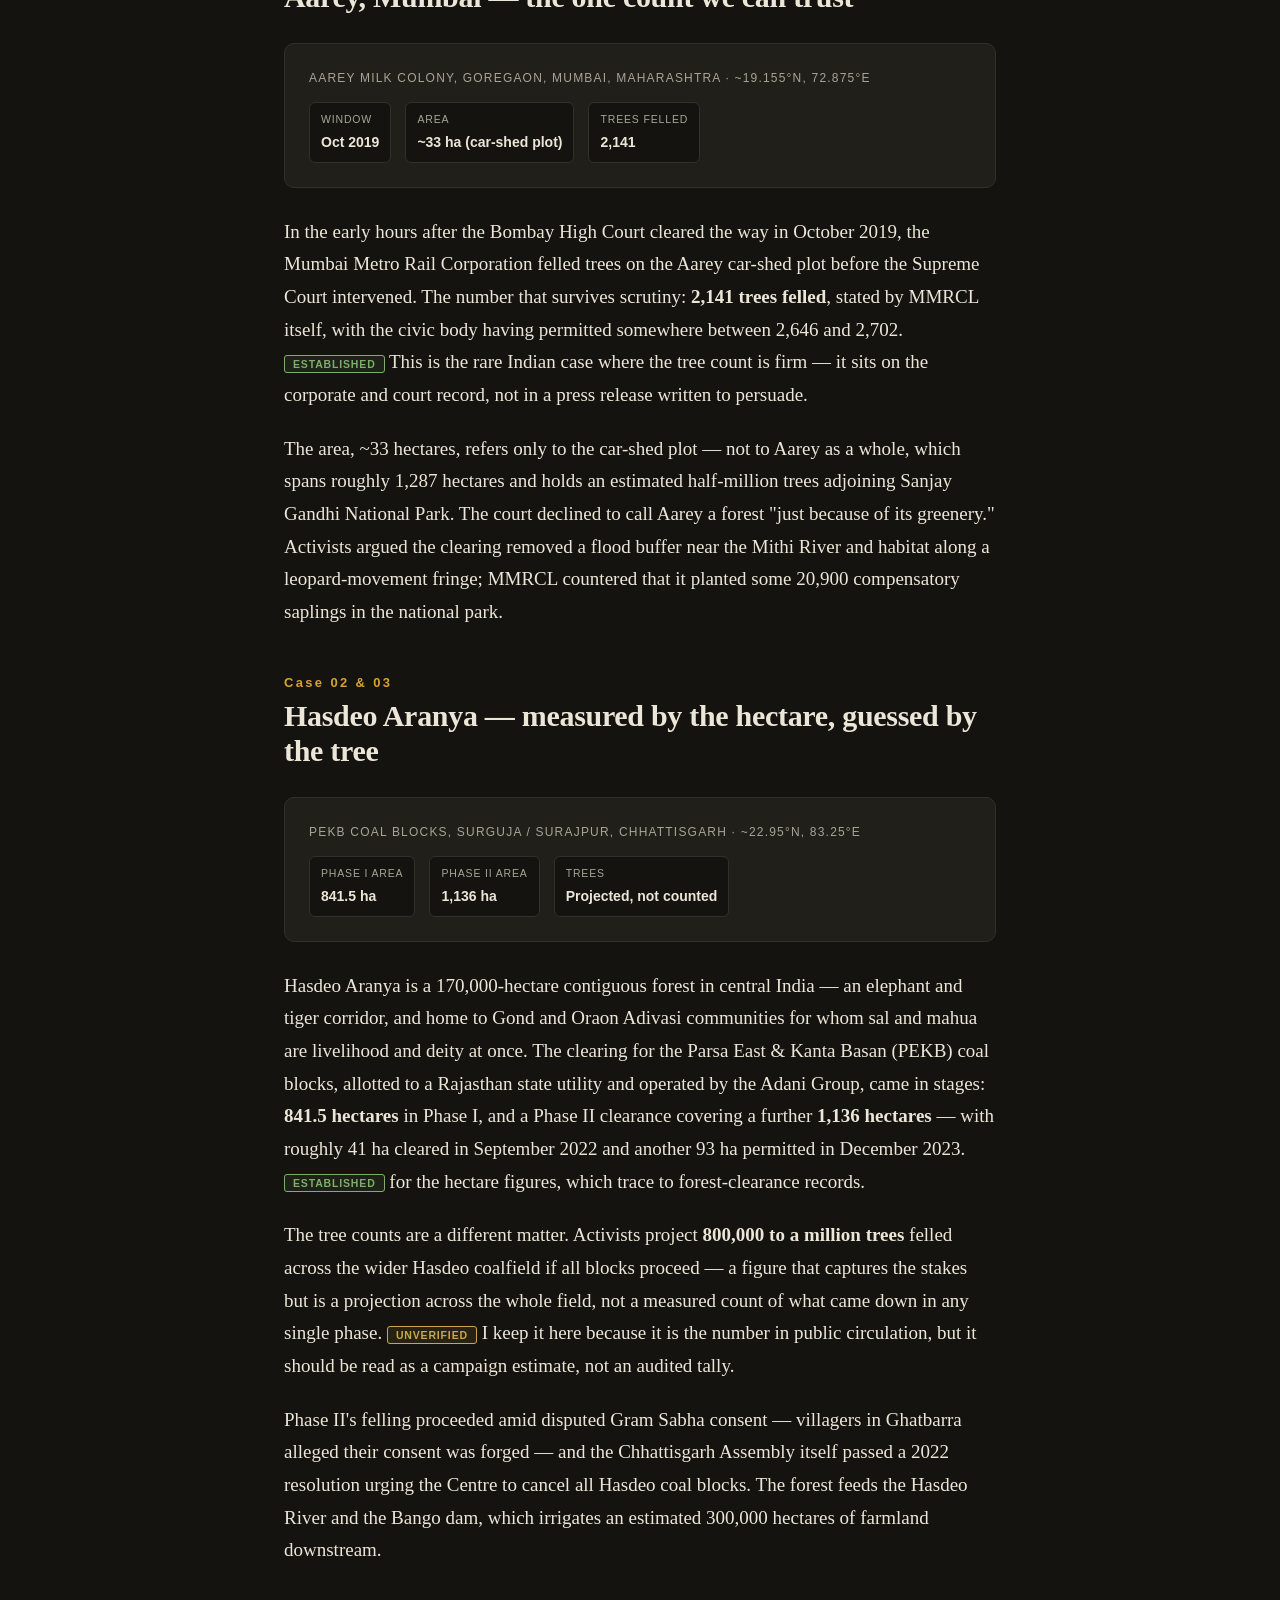
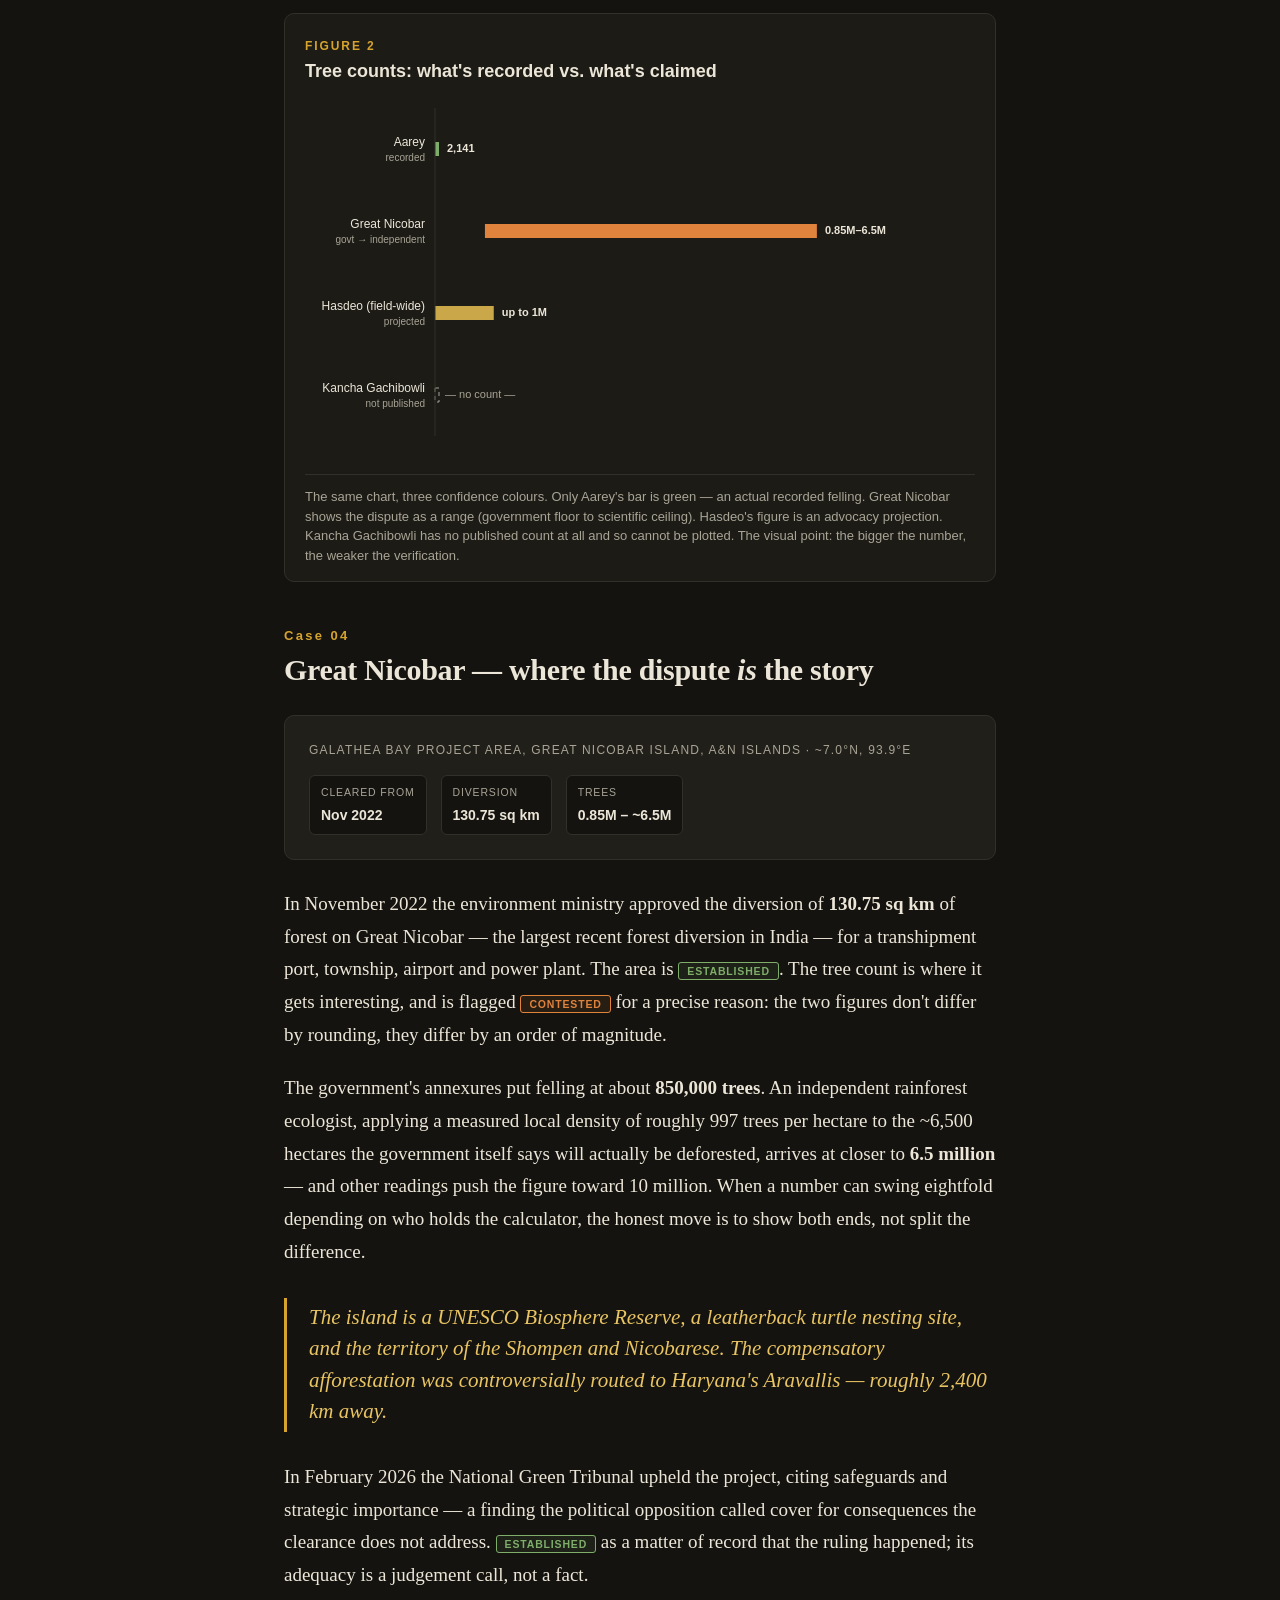
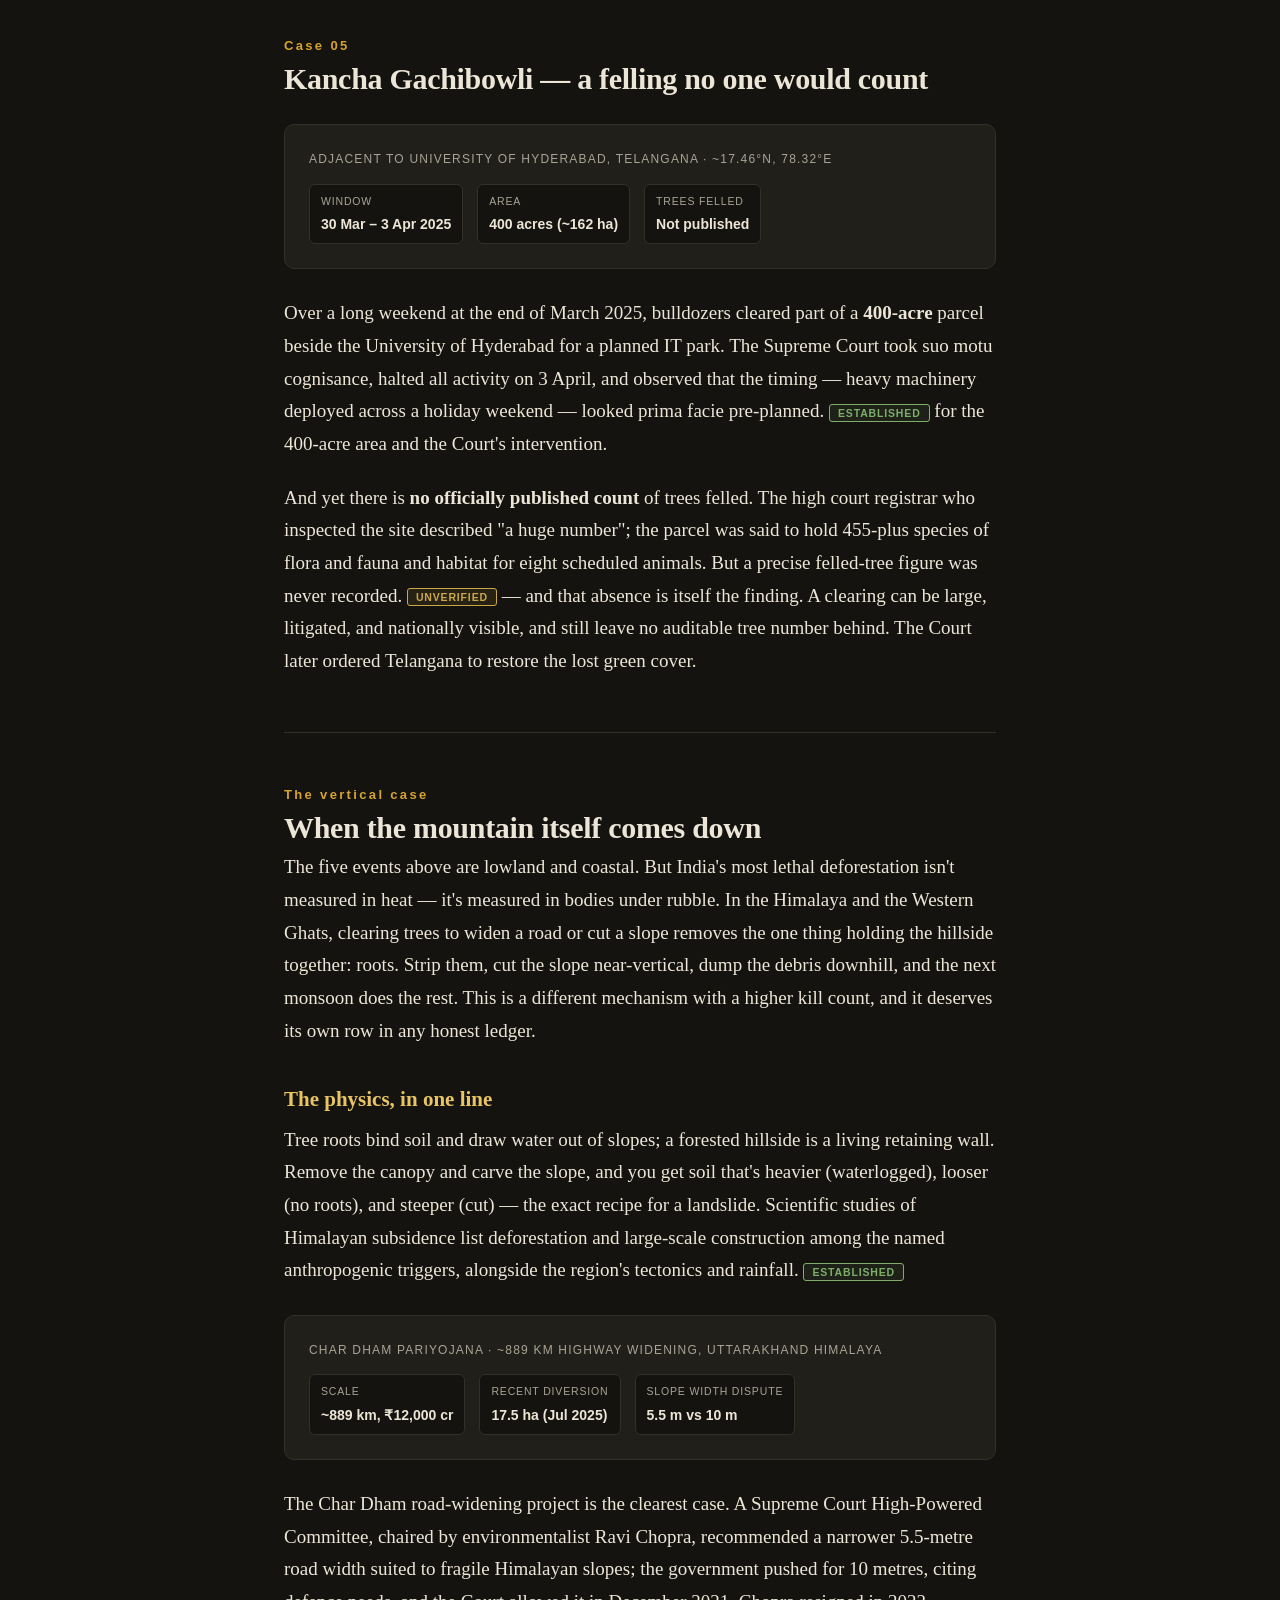
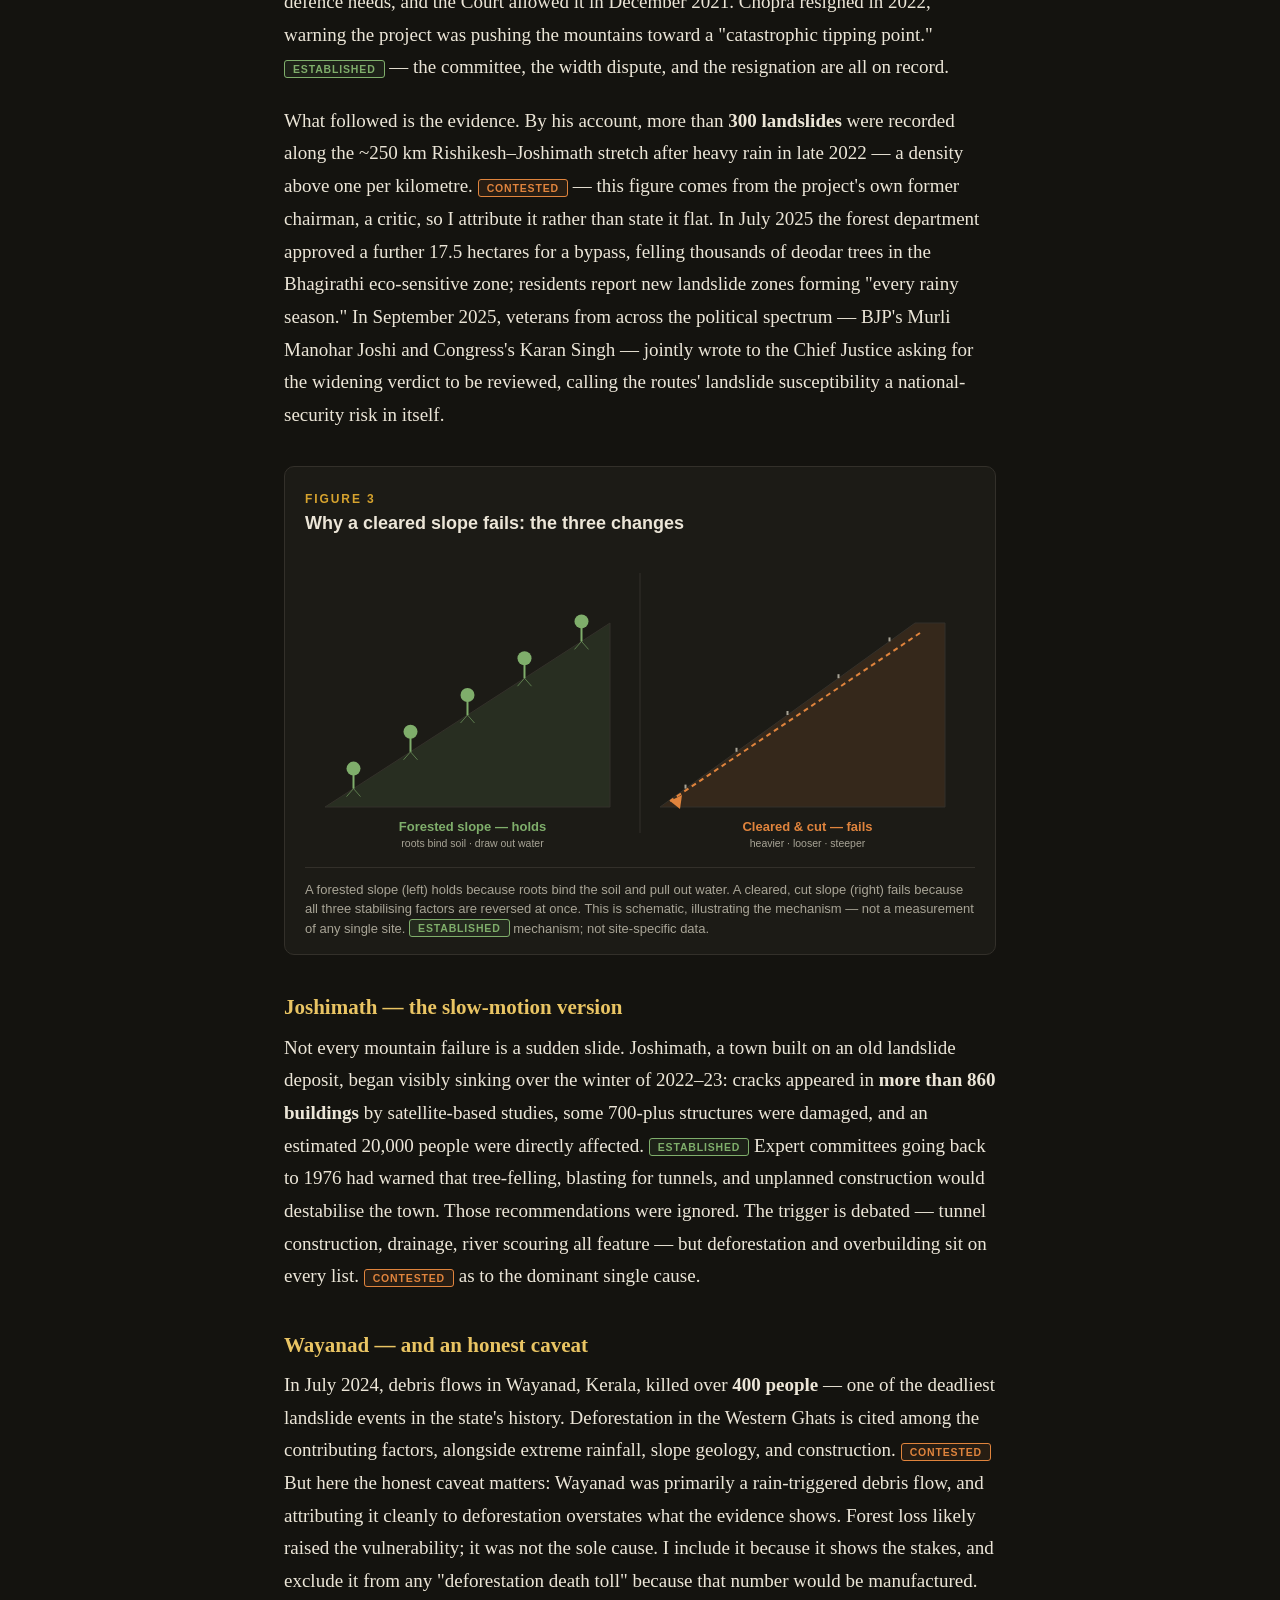
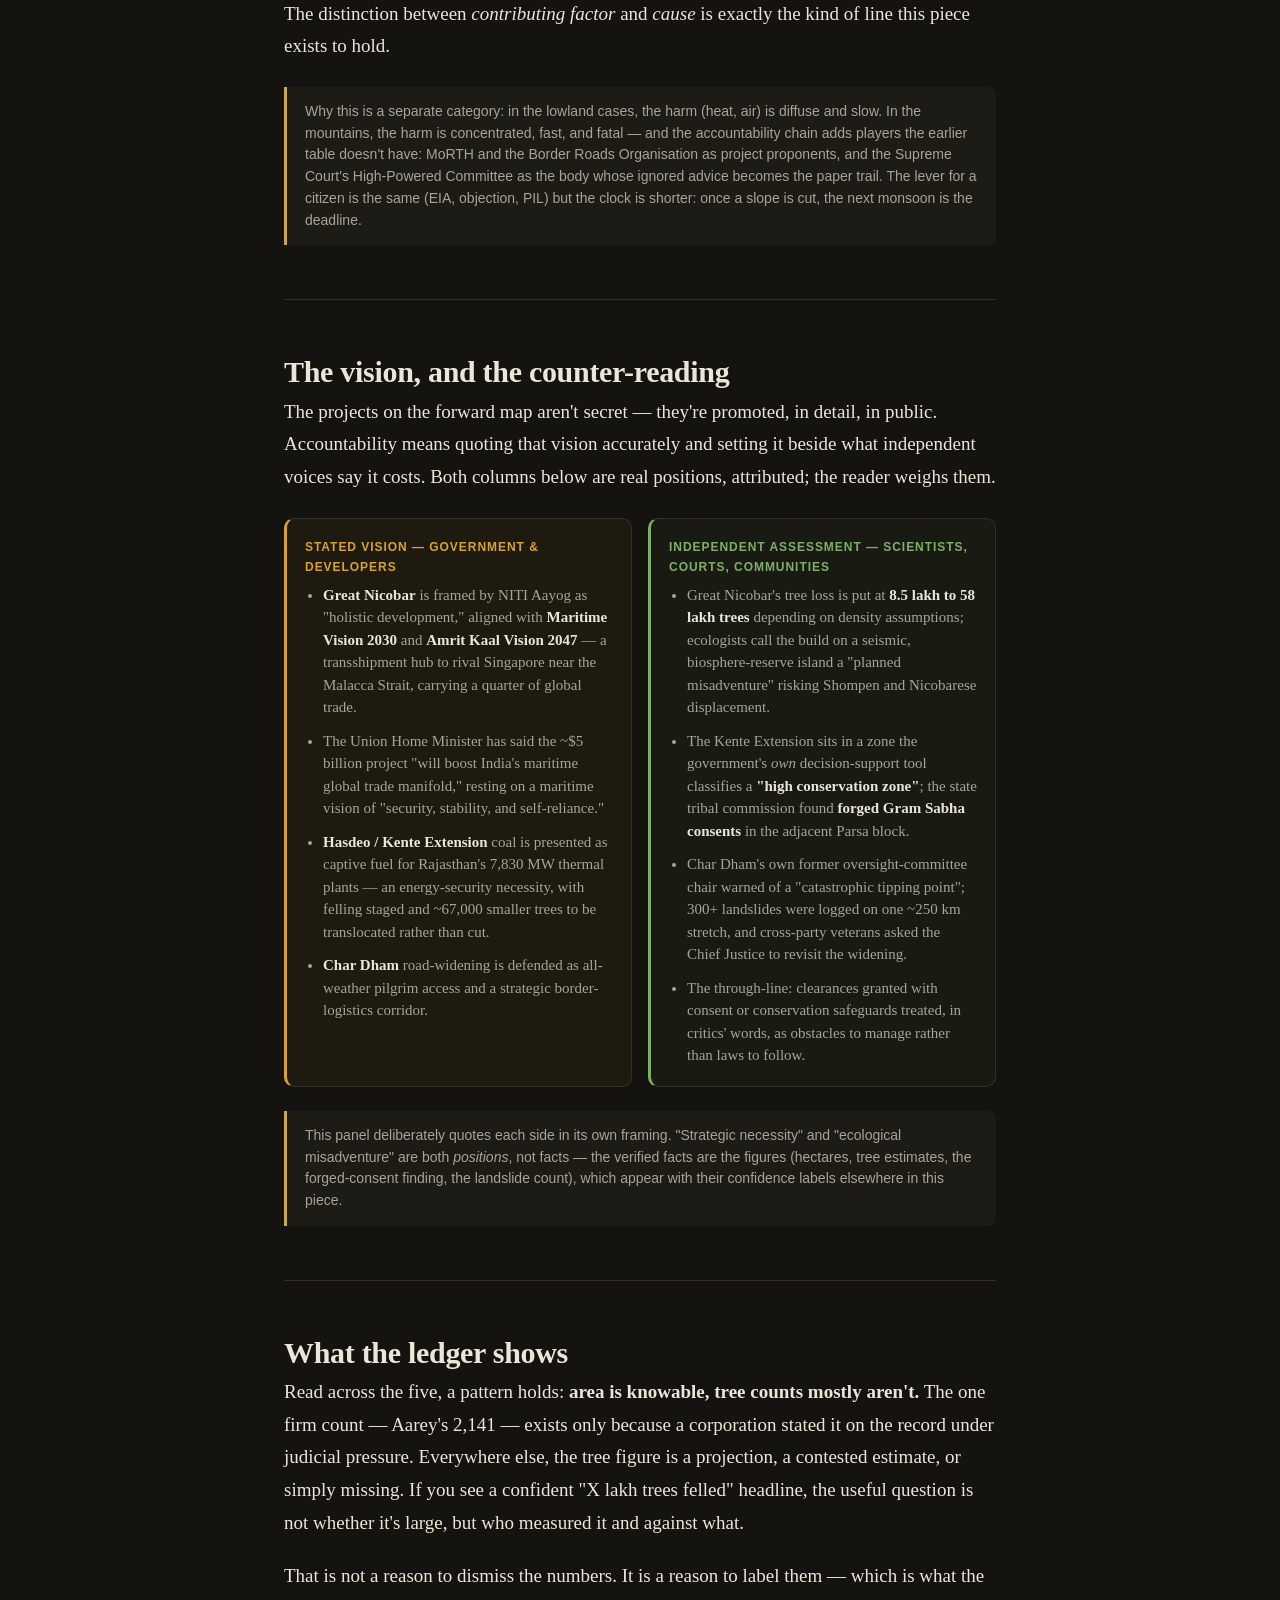
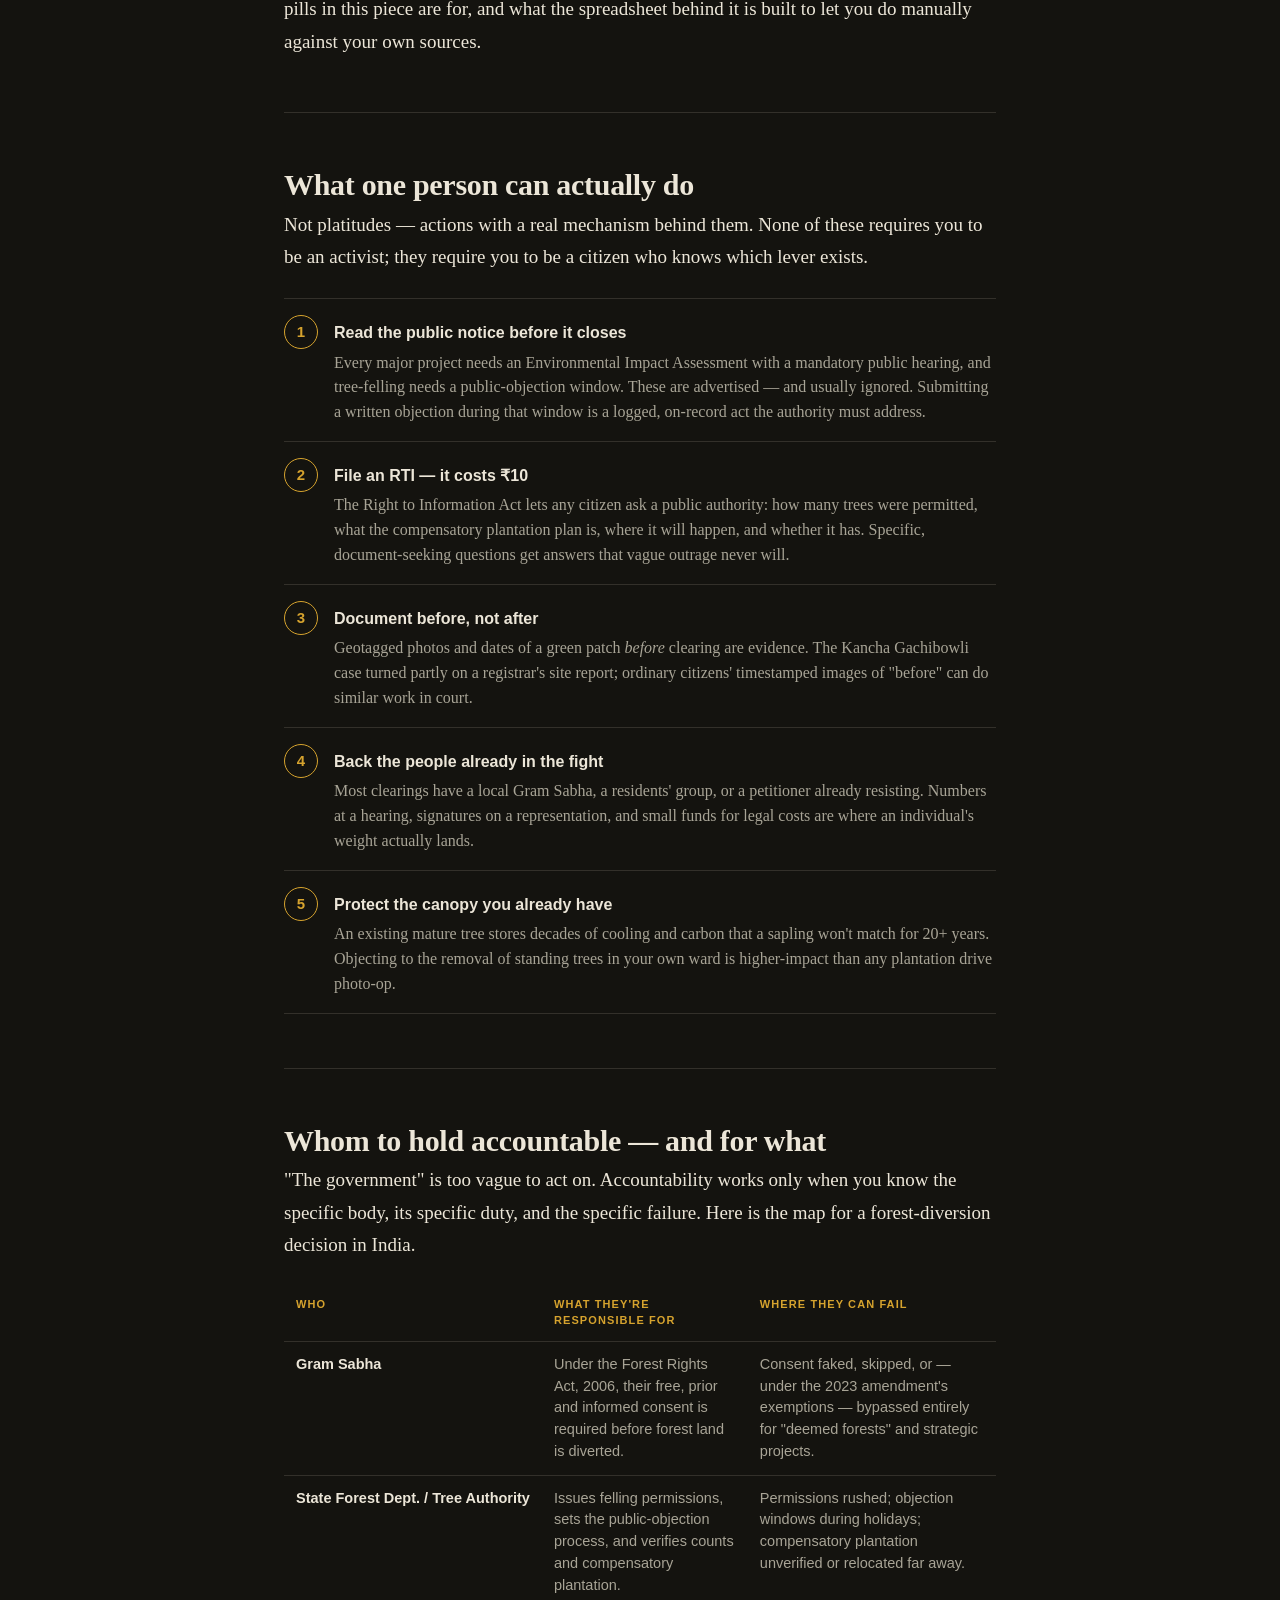
<file: articles/india-deforestation-events.html>
<!DOCTYPE html>
<html lang="en">
<head>
<meta charset="UTF-8">
<meta name="viewport" content="width=device-width, initial-scale=1.0">
<title>Counting the Felled — India's Forests, the Shield We're Removing, and What's Planned Next</title>
<meta name="description" content="From heat and floods to tsunamis and landslides: how India's deforestation reaches everyday life, what the five biggest clearings actually cost, and the public pipeline of what comes next — with every figure confidence-labelled.">
<style>
  :root{
    --ink:#14130f;
    --ink-2:#1c1b16;
    --panel:#211f19;
    --line:#33302a;
    --paper:#ece6d8;
    --paper-dim:#a8a496;
    --amber:#d6a32e;
    --amber-soft:#e9c463;
    --sal:#7fae6b;        /* forest green for "established" */
    --contested:#e0843d;  /* orange for "contested" */
    --unverified:#caa84a; /* amber-yellow for "unverified" */
    --maxw:760px;
  }
  *{box-sizing:border-box}
  html{scroll-behavior:smooth}
  body{
    margin:0;background:var(--ink);color:var(--paper);
    font-family:"Iowan Old Style","Palatino Linotype",Palatino,Georgia,serif;
    font-size:19px;line-height:1.72;-webkit-font-smoothing:antialiased;
  }
  .sans{font-family:"Inter","Helvetica Neue",Arial,sans-serif;}

  /* reading progress */
  #progress{position:fixed;top:0;left:0;height:3px;width:0;
    background:linear-gradient(90deg,var(--amber),var(--amber-soft));
    z-index:51;transition:width .08s linear;}

  /* sticky section nav */
  #secnav{position:sticky;top:0;z-index:40;background:rgba(20,19,15,.92);
    backdrop-filter:blur(8px);-webkit-backdrop-filter:blur(8px);
    border-bottom:1px solid var(--line);}
  #secnav .inner{max-width:var(--maxw);margin:0 auto;padding:9px 24px;
    display:flex;gap:6px;overflow-x:auto;scrollbar-width:none;-ms-overflow-style:none;}
  #secnav .inner::-webkit-scrollbar{display:none;}
  #secnav a{font-family:"Inter",sans-serif;font-size:12.5px;font-weight:600;
    letter-spacing:.02em;color:var(--paper-dim);text-decoration:none;white-space:nowrap;
    padding:6px 12px;border-radius:999px;border:1px solid transparent;transition:all .18s;}
  #secnav a:hover{color:var(--paper);background:var(--ink-2);}
  #secnav a.active{color:var(--amber);border-color:var(--line);background:var(--ink-2);}
  @media (max-width:520px){#secnav .inner{padding:8px 16px;}#secnav a{font-size:12px;padding:5px 10px;}}

  header.masthead{max-width:var(--maxw);margin:0 auto;padding:64px 24px 0;}
  .eyebrow{font-family:"Inter",sans-serif;font-size:12px;letter-spacing:.22em;
    text-transform:uppercase;color:var(--amber);font-weight:600;}
  h1{font-size:clamp(34px,6vw,52px);line-height:1.08;margin:.4em 0 .3em;
    font-weight:700;letter-spacing:-.01em;}
  .standfirst{font-size:21px;color:var(--paper-dim);line-height:1.6;font-style:italic;}
  .byline{font-family:"Inter",sans-serif;font-size:13px;color:var(--paper-dim);
    letter-spacing:.04em;margin-top:28px;padding-top:18px;border-top:1px solid var(--line);
    display:flex;flex-wrap:wrap;gap:6px 18px;font-style:normal;}
  .byline b{color:var(--paper);font-weight:600;}

  main{max-width:var(--maxw);margin:0 auto;padding:0 24px 96px;}
  section{margin-top:46px;scroll-margin-top:64px;}
  h2{font-size:30px;line-height:1.18;margin:0 0 .2em;font-weight:700;letter-spacing:-.01em;}
  h2 .num{font-family:"Inter",sans-serif;font-size:13px;color:var(--amber);
    display:block;letter-spacing:.18em;font-weight:600;margin-bottom:8px;}
  h3{font-size:21px;margin:1.6em 0 .3em;font-weight:700;color:var(--amber-soft);}
  p{margin:0 0 1.1em;}
  a{color:var(--amber-soft);text-decoration:underline;text-underline-offset:2px;
    text-decoration-thickness:1px;}
  a:hover{color:var(--amber);}

  /* confidence pills */
  .pill{font-family:"Inter",sans-serif;font-size:10.5px;font-weight:700;
    letter-spacing:.08em;text-transform:uppercase;padding:2px 8px;border-radius:3px;
    white-space:nowrap;vertical-align:middle;border:1px solid;}
  .pill.est{color:var(--sal);border-color:var(--sal);background:rgba(127,174,107,.09);}
  .pill.con{color:var(--contested);border-color:var(--contested);background:rgba(224,132,61,.09);}
  .pill.unv{color:var(--unverified);border-color:var(--unverified);background:rgba(202,168,74,.10);}

  .legend{display:flex;flex-wrap:wrap;gap:10px 22px;font-family:"Inter",sans-serif;
    font-size:13px;color:var(--paper-dim);background:var(--ink-2);
    border:1px solid var(--line);border-radius:8px;padding:16px 20px;margin:8px 0 0;}
  .legend div{display:flex;align-items:center;gap:9px;line-height:1.4;}

  .drop::first-letter{font-size:64px;line-height:.72;float:left;
    padding:8px 12px 0 0;color:var(--amber);font-weight:700;}

  figure{margin:34px 0;background:var(--ink-2);border:1px solid var(--line);
    border-radius:10px;padding:22px 20px 16px;}
  figure canvas{width:100%;height:auto;display:block;}
  figcaption{font-family:"Inter",sans-serif;font-size:13px;color:var(--paper-dim);
    margin-top:14px;line-height:1.5;border-top:1px solid var(--line);padding-top:12px;}
  .fig-title{font-family:"Inter",sans-serif;font-size:12px;letter-spacing:.16em;
    text-transform:uppercase;color:var(--amber);font-weight:600;margin-bottom:4px;}
  .fig-sub{font-size:18px;font-weight:700;margin-bottom:18px;line-height:1.2;}

  blockquote{margin:1.4em 0;padding:4px 0 4px 22px;border-left:3px solid var(--amber);
    font-style:italic;color:var(--amber-soft);font-size:21px;line-height:1.5;}

  .card{background:var(--panel);border:1px solid var(--line);border-radius:10px;
    padding:24px 24px 20px;margin:28px 0;}
  .card .place{font-family:"Inter",sans-serif;font-size:12px;letter-spacing:.1em;
    text-transform:uppercase;color:var(--paper-dim);}
  .meta{display:flex;flex-wrap:wrap;gap:14px;margin:14px 0 4px;font-family:"Inter",sans-serif;font-size:13px;}
  .meta .kv{background:var(--ink);border:1px solid var(--line);border-radius:6px;padding:7px 11px;}
  .meta .kv span{display:block;color:var(--paper-dim);font-size:10.5px;letter-spacing:.08em;text-transform:uppercase;margin-bottom:2px;}
  .meta .kv b{font-weight:700;color:var(--paper);font-size:14px;}

  /* FAQ */
  details{border:1px solid var(--line);border-radius:8px;margin:10px 0;
    background:var(--ink-2);overflow:hidden;}
  details summary{cursor:pointer;list-style:none;padding:16px 20px;
    font-family:"Inter",sans-serif;font-weight:600;font-size:16px;color:var(--paper);
    display:flex;justify-content:space-between;align-items:center;gap:14px;}
  details summary::-webkit-details-marker{display:none;}
  details summary::after{content:"+";color:var(--amber);font-size:22px;font-weight:400;transition:transform .2s;}
  details[open] summary::after{transform:rotate(45deg);}
  details .answer{padding:0 20px 18px;color:var(--paper-dim);font-size:17px;line-height:1.6;}

  /* poll */
  .poll{background:var(--panel);border:1px solid var(--amber);border-radius:12px;
    padding:26px 24px;margin:40px 0;}
  .poll h3{margin-top:0;color:var(--amber);}
  .poll .q{font-family:"Inter",sans-serif;font-weight:600;font-size:17px;margin:18px 0 12px;color:var(--paper);}
  .poll-opt{display:block;width:100%;text-align:left;background:var(--ink);
    border:1px solid var(--line);color:var(--paper);font-family:"Inter",sans-serif;
    font-size:15px;padding:13px 16px;border-radius:7px;margin:8px 0;cursor:pointer;
    transition:border-color .15s,background .15s;position:relative;overflow:hidden;}
  .poll-opt:hover{border-color:var(--amber);}
  .poll-opt.voted{cursor:default;}
  .poll-opt .bar{position:absolute;left:0;top:0;height:100%;
    background:rgba(214,163,46,.16);width:0;transition:width .5s ease;z-index:0;}
  .poll-opt .lab,.poll-opt .pct{position:relative;z-index:1;}
  .poll-opt .pct{float:right;font-weight:700;color:var(--amber-soft);opacity:0;transition:opacity .4s;}
  .poll-opt.voted .pct{opacity:1;}
  .poll-note{font-family:"Inter",sans-serif;font-size:12.5px;color:var(--paper-dim);margin-top:14px;}

  .note{font-family:"Inter",sans-serif;font-size:14px;color:var(--paper-dim);
    background:var(--ink-2);border-left:3px solid var(--unverified);
    padding:14px 18px;border-radius:0 8px 8px 0;margin:24px 0;line-height:1.55;}

  .sources{font-family:"Inter",sans-serif;font-size:14px;color:var(--paper-dim);}
  .sources li{margin-bottom:9px;line-height:1.5;}
  hr.div{border:0;border-top:1px solid var(--line);margin:54px 0;}

  footer{max-width:var(--maxw);margin:0 auto;padding:30px 24px 70px;
    font-family:"Inter",sans-serif;font-size:13px;color:var(--paper-dim);
    border-top:1px solid var(--line);}

  /* connection cards: deforestation -> daily life */
  .feels{display:grid;grid-template-columns:repeat(auto-fit,minmax(210px,1fr));gap:14px;margin:26px 0;}
  .feels .f{background:var(--ink-2);border:1px solid var(--line);border-radius:10px;padding:18px 18px 16px;}
  .feels .f .icn{font-size:22px;line-height:1;margin-bottom:8px;}
  .feels .f h4{font-family:"Inter",sans-serif;font-size:15px;margin:0 0 6px;color:var(--amber-soft);font-weight:700;}
  .feels .f p{font-size:15px;line-height:1.5;color:var(--paper-dim);margin:0;}
  .feels .f .stat{font-family:"Inter",sans-serif;font-weight:700;color:var(--paper);font-size:15px;}

  /* action steps */
  .steps{counter-reset:step;margin:24px 0;}
  .steps .s{display:flex;gap:16px;padding:16px 0;border-top:1px solid var(--line);}
  .steps .s:last-child{border-bottom:1px solid var(--line);}
  .steps .s .n{counter-increment:step;flex:0 0 auto;width:34px;height:34px;border-radius:50%;
    border:1.5px solid var(--amber);color:var(--amber);font-family:"Inter",sans-serif;font-weight:700;
    display:flex;align-items:center;justify-content:center;font-size:15px;}
  .steps .s .n::before{content:counter(step);}
  .steps .s .b{flex:1;}
  .steps .s .b h4{font-family:"Inter",sans-serif;font-size:16px;margin:4px 0 4px;color:var(--paper);font-weight:700;}
  .steps .s .b p{font-size:16px;color:var(--paper-dim);margin:0;line-height:1.55;}

  /* accountability table */
  .acc{width:100%;border-collapse:collapse;margin:22px 0;font-family:"Inter",sans-serif;font-size:14.5px;}
  .acc th,.acc td{text-align:left;padding:12px 12px;border-bottom:1px solid var(--line);vertical-align:top;line-height:1.5;}
  .acc th{color:var(--amber);font-size:11px;letter-spacing:.1em;text-transform:uppercase;font-weight:700;}
  .acc td:first-child{color:var(--paper);font-weight:600;white-space:nowrap;}
  .acc td{color:var(--paper-dim);}
  .acc tr:hover td{background:var(--ink-2);}

  /* channels chips */
  .chips{display:flex;flex-wrap:wrap;gap:10px;margin:20px 0;}
  .chips .chip{background:var(--panel);border:1px solid var(--line);border-radius:999px;
    padding:9px 16px;font-family:"Inter",sans-serif;font-size:14px;color:var(--paper);}
  .chips .chip b{color:var(--amber-soft);}

  /* young-ones callout */
  .young{background:linear-gradient(180deg,var(--panel),var(--ink-2));border:1px solid var(--line);
    border-left:3px solid var(--sal);border-radius:0 10px 10px 0;padding:22px 24px;margin:26px 0;}
  .young h4{font-family:"Inter",sans-serif;margin:0 0 10px;color:var(--sal);font-size:16px;font-weight:700;}
  .young ul{margin:0;padding-left:20px;color:var(--paper-dim);font-size:16px;line-height:1.6;}
  .young li{margin-bottom:7px;}

  /* interactive map + timeline */
  .mapwrap{display:grid;grid-template-columns:1fr 230px;gap:20px;margin:24px 0 10px;align-items:start;}
  .mapleft{display:flex;flex-direction:column;gap:12px;min-width:0;}
  .mapcanvas{background:var(--ink-2);border:1px solid var(--line);border-radius:12px;padding:10px;}
  #indiaMap{width:100%;height:auto;display:block;}
  #indiaMap .st{fill:#26241e;stroke:#3a362e;stroke-width:.6;transition:fill .3s;}
  .mapside{display:flex;flex-direction:column;gap:10px;}
  .yearbig{font-family:"Inter",sans-serif;font-weight:800;font-size:46px;line-height:1;color:var(--amber);letter-spacing:-.02em;}
  .activecount{font-family:"Inter",sans-serif;font-size:13px;color:var(--paper-dim);margin-top:-4px;}
  .activecount span{color:var(--sal);font-weight:700;}
  .evlist{display:flex;flex-direction:column;gap:8px;margin-top:6px;}
  .evrow{font-family:"Inter",sans-serif;font-size:12.5px;line-height:1.35;padding:9px 11px;border-radius:7px;
    border:1px solid var(--line);background:var(--ink);color:var(--paper-dim);transition:all .25s;}
  .evrow.on{border-color:var(--sal);background:rgba(127,174,107,.08);color:var(--paper);}
  .evrow b{display:block;color:var(--paper);font-weight:700;font-size:13px;margin-bottom:1px;}
  .evrow.on b{color:var(--amber-soft);}
  .evrow .st-name{font-size:11px;color:var(--paper-dim);}

  #markers circle.halo{fill:var(--sal);opacity:0;transition:opacity .3s,r .3s;}
  #markers circle.dot{stroke:#14130f;stroke-width:1.2;transition:fill .3s,r .2s;cursor:pointer;}

  .sliderrow{margin:6px 0 4px;}
  #timeSlider{-webkit-appearance:none;appearance:none;width:100%;height:6px;border-radius:6px;
    background:linear-gradient(90deg,var(--line),var(--amber));outline:none;}
  #timeSlider::-webkit-slider-thumb{-webkit-appearance:none;width:22px;height:22px;border-radius:50%;
    background:var(--amber);border:3px solid var(--ink);cursor:pointer;box-shadow:0 0 0 1px var(--amber);}
  #timeSlider::-moz-range-thumb{width:22px;height:22px;border-radius:50%;background:var(--amber);
    border:3px solid var(--ink);cursor:pointer;}
  .ticks{display:flex;justify-content:space-between;font-family:"Inter",sans-serif;font-size:11px;
    color:var(--paper-dim);margin-top:6px;}
  .maplegend{display:flex;flex-wrap:wrap;gap:8px 20px;font-size:12.5px;color:var(--paper-dim);margin:14px 0 4px;align-items:center;}
  .maplegend i{display:inline-block;width:11px;height:11px;border-radius:50%;margin-right:6px;vertical-align:middle;}
  .maplegend .muted{opacity:.8;font-style:italic;}
  .mapcap{font-family:"Inter",sans-serif;font-size:12.5px;color:var(--paper-dim);line-height:1.5;
    border-top:1px solid var(--line);padding-top:12px;margin-top:8px;}

  @media (max-width:620px){
    .mapwrap{grid-template-columns:1fr;}
    .mapside{flex-direction:row;flex-wrap:wrap;align-items:baseline;gap:8px 16px;}
    .yearbig{font-size:38px;}
    .evlist{width:100%;}
  }

  @media (max-width:520px){
    body{font-size:18px;}
    h1{font-size:32px;}
    .standfirst{font-size:18px;}
    .acc{font-size:13px;}
    .acc th,.acc td{padding:9px 7px;}
  }
  @media (prefers-reduced-motion:reduce){
    *{transition:none!important;scroll-behavior:auto!important;}
  }
  /* vision vs assessment two-column */
  .vs{display:grid;grid-template-columns:1fr 1fr;gap:16px;margin:24px 0;}
  .vs-col{border:1px solid var(--line);border-radius:10px;padding:18px 18px 8px;}
  .vs-gov{background:rgba(214,163,46,.05);border-left:3px solid var(--amber);}
  .vs-ind{background:rgba(127,174,107,.05);border-left:3px solid var(--sal);}
  .vs-head{font-size:12px;letter-spacing:.08em;text-transform:uppercase;font-weight:700;margin-bottom:6px;}
  .vs-gov .vs-head{color:var(--amber);}
  .vs-ind .vs-head{color:var(--sal);}
  .vs-col ul{margin:0;padding-left:18px;}
  .vs-col li{font-size:15px;line-height:1.5;color:var(--paper-dim);margin-bottom:11px;}
  .vs-col li b{color:var(--paper);font-weight:700;}
  @media (max-width:620px){.vs{grid-template-columns:1fr;}}

  /* future banner on map */
  .future-banner{background:rgba(214,163,46,.12);border:1px solid var(--amber);
    border-radius:8px;padding:11px 16px;font-size:13.5px;color:var(--amber-soft);margin:0 0 14px;line-height:1.5;}
  .future-banner b{color:var(--amber);}

  /* legend marker swatches */
  .maplegend i.dot-solid{background:var(--sal);}
  .maplegend i.dot-dash{background:transparent;border:1.5px dashed var(--amber);}
  .maplegend i.dot-off{background:#33302a;}

  /* slider tick "now" marker */
  .ticks .now{color:var(--amber);font-weight:700;position:relative;}

  /* projected marker rows in side panel */
  .evrow.planned{border-style:dashed;border-color:var(--amber);}
  .evrow.planned.on{background:rgba(214,163,46,.08);border-color:var(--amber);}
  .evrow.planned.on b{color:var(--amber);}
  .evrow .ptag{display:inline-block;font-size:9.5px;font-weight:700;letter-spacing:.06em;
    text-transform:uppercase;color:var(--amber);border:1px solid var(--amber);border-radius:3px;
    padding:0 4px;margin-left:6px;vertical-align:middle;}

</style>
</head>
<body>
<div id="progress" aria-hidden="true"></div>

<nav id="secnav" aria-label="Section navigation">
  <div class="inner">
    <a href="#why-you">Under the sky</a>
    <a href="#shield">The shield</a>
    <a href="#map">The map</a>
    <a href="#aarey">The ledger</a>
    <a href="#mountains">Mountains</a>
    <a href="#vision">Vision vs cost</a>
    <a href="#what-you-do">What you can do</a>
    <a href="#faq">FAQ</a>
  </div>
</nav>

<header class="masthead">
  <div class="eyebrow">Accountability · Environment · India</div>
  <h1>Counting the Felled</h1>
  <p class="standfirst">What India's forests give us quietly — cooler air, flood buffers, a shield against the wind and the wave — and the public ledger of what we are clearing next.</p>
  <div class="byline sans">
    <span>By <b>Arvinder Singh</b></span>
    <span>Reading time ~24 min</span>
    <span>Figures retrieved <b>June 2026</b></span>
  </div>
</header>

<main>
<section id="intro">
    <p class="drop">When a forest is cut in India, two numbers get reported, and they are almost never equally trustworthy. The first is <em>area</em> — so many hectares diverted, written into a clearance file or a court order. The second is the <em>tree count</em> — so many lakh trees felled, usually announced by whoever wants you to feel a particular way about it. Area is measured. Tree counts are mostly asserted. This piece is an attempt to hold five well-documented clearings to that distinction honestly, and to mark every figure by how much weight it can actually bear.</p>

    <p>The selection is deliberate, not exhaustive. Thousands of forest diversions pass under the Forest (Conservation) Act with no public tree count at all. I chose five that left a paper trail — a court record, a ministry clearance, a registrar's site report — so the claims could be checked rather than felt. Each carries a confidence label, the same way a careful auditor would footnote a balance sheet.</p>

    <div class="legend sans" role="note" aria-label="Confidence label key">
      <div><span class="pill est">Established</span> Court / official record, or multiple consistent sources.</div>
      <div><span class="pill con">Contested</span> Figure actively disputed between parties.</div>
      <div><span class="pill unv">Unverified</span> Single-source or estimate — correlate manually.</div>
    </div>
  </section>

  <hr class="div">


<section id="why-you">
    <h2>Why this reaches you, even in a city</h2>
    <p>A forest cleared a thousand kilometres away can feel like someone else's fight. It isn't — and the clearest proof is the air on your own street in May. Between 2001 and 2023, India lost a cumulative <strong>2.33 million hectares of tree cover</strong>, and over the same stretch urban greenness has been falling. <span class="pill est">Established</span> The body keeping cities cool was being removed just as the heat arrived.</p>

    <div class="feels" role="list" aria-label="How forest loss touches daily life">
      <div class="f" role="listitem">
        <div class="icn">🌡️</div>
        <h4>The street is hotter</h4>
        <p>Lost green cover turns cities into heat traps. The urban heat island effect can push city temperatures <span class="stat">2–10°C higher</span> than nearby rural land. Trees were the shade and the natural air-conditioner.</p>
      </div>
      <div class="f" role="listitem">
        <div class="icn">🫁</div>
        <h4>The air is harder to breathe</h4>
        <p>Fine-particle (PM2.5) pollution was linked to about <span class="stat">1.7 million deaths in India in 2022</span>. Trees filter particulates; fewer trees, dirtier air, especially for outdoor workers.</p>
      </div>
      <div class="f" role="listitem">
        <div class="icn">🌙</div>
        <h4>The night won't cool down</h4>
        <p>Cities now hold heat after dark — Ahmedabad logged night-time lows above <span class="stat">31°C</span>. Warm nights mean no recovery, broken sleep, and rising heatstroke risk.</p>
      </div>
      <div class="f" role="listitem">
        <div class="icn">💧</div>
        <h4>The rain has nowhere to go</h4>
        <p>Forests and their soils absorb water. Strip them near rivers and catchments and you get the flip side: flash floods downstream and dry taps in the dry months.</p>
      </div>
    </div>
    <p>This is the quiet arithmetic of deforestation: the discomfort you feel stepping out under a white-hot sky in May is, in part, the absence of trees that someone decided were worth less standing than felled. <span class="pill est">Established</span> on the heat–greenery link; the <em>share</em> attributable to any single clearing is a judgement, not a measured fact. <span class="pill con">Contested</span></p>
  </section>

  <hr class="div">


<section id="shield">
    <h2>Trees as a shield — the loss that didn't have to happen</h2>
    <p>So far this is a story about what trees give slowly: shade, clean air, cool nights. But forests also do something sudden and physical — they stand between people and disaster. A belt of trees blunts a storm wind, soaks up a flood surge, and breaks the force of a wave before it reaches a village. When that belt is cleared, the next disaster arrives at full strength. The cruellest deforestation cases are the ones where the death toll had a switch, and someone turned it off years earlier.</p>

    <h3>Mumbai, 26 July 2005 — the flood that found the gaps</h3>
    <p>On a single day, Mumbai took <strong>944 mm of rain in 24 hours</strong> and over a thousand people died. <span class="pill est">Established</span> The catastrophe wasn't only rainfall — it was where the city's natural drainage had been built over. Between roughly 1991 and 2005 Mumbai lost on the order of <strong>40% of its mangrove cover</strong> to encroachment and construction, much of it along the Mithi River, whose mangrove buffer had been replaced by a commercial hub on reclaimed land. <span class="pill est">Established</span> That stretch was among the worst hit. Meanwhile a fishing village still wrapped in some 2,000 acres of intact mangroves came through the same deluge with remarkably little damage — an unplanned natural experiment in what the buffer was worth.</p>
    <div class="note sans">An honest boundary: mangrove loss robustly explains <em>Mumbai's own</em> coastal-flood vulnerability — 2005 is the proof, and a 2005 Bombay High Court order banning mangrove destruction followed directly from it. But extending that to changed rainfall over <em>Nashik or inland Maharashtra</em> is a different, inland mechanism the evidence does not support. <span class="pill unv">Not established</span> — I flag it rather than draw a line the science doesn't.</div>

    <h3>The 2004 tsunami — a shield, and an honest scientific fight</h3>
    <p>When the Indian Ocean tsunami struck Tamil Nadu's coast in December 2004, researchers studying 18 hamlets along a 25 km stretch near Pichavaram found the lowest death tolls in settlements sheltered behind mangrove forest. <span class="pill est">Established</span> The Pichavaram mangroves are credited with shielding some 4,500 Irula tribespeople. But here the article has to be careful, because the science had a genuine argument: the first 2004 studies were criticised for small samples and for not controlling for how far villages sat from the shore. The stronger evidence came from a controlled study of the 1999 Odisha super-cyclone across several hundred villages, which found that those with wider mangrove belts between them and the sea had significantly fewer deaths — even after accounting for other factors. <span class="pill con">Contested→resolved</span> The honest summary: mangroves are not a magic wall, and an early warning saves more lives than trees do — but a wider belt measurably lowers the toll, and that finding survived scrutiny.</p>

    <h3>The dry frontier — trees against the wind</h3>
    <p>The shield isn't only coastal. Across India's arid northwest — Rajasthan, and the edges of Punjab, Haryana and Gujarat — rows of planted trees called shelterbelts stand against desert winds that blow at 40–60 km/h and strip soil from farmland. In Jaisalmer district alone, roughly <strong>9,271 hectares</strong> of shelterbelts have been planted. <span class="pill est">Established</span> Studies of mature belts record lower wind speed, less soil moisture lost to evaporation, reduced wind erosion, and — by one assessment — 84% of farmers reporting better groundwater and soil. This is the same physics as the coast, turned inland: a living barrier converting a destructive force into a survivable one. Remove it, and the desert advances.</p>

    <p>Put together, these three cases reframe the whole ledger. Every hectare in the maps below isn't just carbon and habitat lost — in the wrong place, it's a buffer removed from in front of someone's home, a switch quietly flipped from "protected" to "exposed."</p>
  </section>

  <hr class="div">


  <section id="map">
    <h2>The picture on the map — past and planned</h2>
    <p>One map, one clock — but the clock runs past today. Drag the slider across twenty years of record and then on into announced plans through 2035. Solid green markers are events that happened; <strong>hollow dashed-amber markers are announced or projected — plans, not facts.</strong> The moment you scrub past 2026, a banner reminds you you've crossed from record into projection. Watch the active markers multiply as you go: this isn't slowing down, and the pipeline is public.</p>

    <div id="futureBanner" class="future-banner sans" hidden>⚠ Beyond 2026 — markers and figures here are <b>announced plans and projections</b>, not recorded events.</div>

    <div class="mapwrap">
      <div class="mapleft">
      <div class="mapcanvas">
        <svg id="indiaMap" viewBox="0 0 612 696" role="img" aria-label="Map of India showing major deforestation events across a timeline from 2006 to 2035, including past events and announced future projects.">
          <g class="states"><path class="st" d="m 537.188,685.44148 -0.041,0.4695 0.768,0.30627 0.104,2.47542 1.258,1.84675 -0.71,-0.0232 0.661,0.93295 -0.574,0.18739 -0.437,0.94503 0.103,1.88201 -0.409,0.42617 -0.663,-0.49065 -0.502,1.30269 -0.461,-0.2156 0.224,-1.08911 -0.606,-0.31434 -0.121,-1.2503 -0.813,-0.73346 0.069,-0.77879 -1.076,-1.12336 -0.646,0.17933 -0.121,-1.96159 0.365,-0.27304 -0.4,-0.27001 0.64,-1.36616 0.994,0.0584 0.564,-0.57427 0.878,0.27505 0.092,-0.68006 0.86,-0.14307 z m -2.826,-4.29496 0.895,1.77017 -2.249,2.47845 -0.57,-1.39035 0.238,-1.31478 1.704,-0.4695 -0.018,-1.07399 z m -6.972,-12.28743 0.62,0.37378 0.054,0.95511 0.372,-0.12392 0.733,0.79995 -0.07,1.22108 -0.819,-0.73849 -1.384,0.38789 -0.288,-0.63372 0.323,-0.48259 -0.855,0.17027 0.198,-1.45785 1.116,-0.47151 z m 3.502,-0.0695 0.743,0.76973 -0.11,1.34098 -1.472,-1.19389 0.529,-0.85234 0.383,0.60853 -0.073,-0.67301 z m 0.656,-2.05731 0.291,1.85178 -0.652,-1.69864 0.361,-0.15314 z m -1.091,-2.2447 0.394,0.70928 -0.884,1.04981 0.947,1.26743 0.041,1.10422 -0.412,-0.27001 -0.465,0.31837 -0.158,0.77476 -0.325,-0.99943 0.426,0.0796 0.114,-0.58536 0.146,0.45237 0.247,-0.67099 -0.938,0.56621 0.092,-0.83824 -0.627,-0.64883 -0.116,-1.08809 1.518,-1.22109 z m -6.096,-0.7264 0.087,0.94704 -0.404,-0.51281 0.317,-0.43423 z m -2.282,-1.91123 0.359,0.19848 -0.356,1.48404 1.639,1.28758 -0.11,0.45942 -1.593,-0.57024 -0.756,-1.02865 0.157,-1.47599 0.66,-0.35464 z m -1.725,-2.48851 0.285,0.72439 -0.466,-0.2005 0.181,-0.52389 z m 11.976,-2.12381 0.554,2.22556 -0.33,0.0282 -0.08,0.96619 -0.144,-3.21996 z m -17.337,-14.22082 0.765,1.02563 0.632,-0.27504 -0.606,0.35464 0.105,1.13444 -0.86,0.46244 -1.209,-0.15818 -0.228,-1.89409 0.96,-0.0353 0.151,-0.86645 0.29,0.25187 z m -5.693,-35.18985 0.303,0.69114 0.034,-0.42113 0.553,0.46244 0.043,1.32486 0.571,0.30426 0.19,2.31624 -1.188,1.3984 0.616,0.72339 -1.181,1.43165 -1.64,-0.7798 -1.035,0.34255 0.738,-1.75809 -0.843,-1.12537 -0.088,-2.43411 0.448,0.45035 1.244,-2.15202 0.892,-0.62565 0.231,0.45942 0.112,-0.60853 z m 2.629,-13.08436 0.929,1.5727 -0.763,0.62868 0.924,0.42415 -0.055,0.36472 -1.862,0.51684 -0.434,-0.43927 0.123,-0.72237 0.751,-0.10478 -0.195,-1.47195 0.582,-0.76872 z m -0.926,-0.67402 -0.284,0.15415 0.186,-0.91783 0.098,0.76368 z m -7.918,-1.08407 1.085,0.17632 -0.019,1.31679 -1.158,-0.1481 0.092,-1.34501 z m 6.716,-0.23474 0.622,0.3093 -0.822,0.74252 0.2,-1.05182 z m 10.071,-5.13723 1.075,0.16624 -0.465,0.49972 -0.716,-0.34457 0.106,-0.32139 z m -1.074,-4.07532 0.271,-0.21158 0.564,0.52793 0.933,2.47844 -0.237,0.44733 -0.886,-1.45482 -0.543,0.0383 -1.023,-1.01455 0.826,-1.1556 0.095,0.34457 z m 0.412,-1.48405 0.074,1.27046 -0.647,-0.61256 -0.046,-0.72641 0.619,0.0685 z m 0.807,-1.15963 0.371,2.3918 -0.807,-0.65185 0.006,-0.67401 -1.081,-0.74958 0.615,-0.12695 0.421,0.57831 0.475,-0.76772 z m 0.855,-1.16466 0.553,1.47598 -0.427,1.26038 -0.784,-1.06593 0.658,-1.67043 z m -7.699,-0.52088 0.06,1.5052 0.968,-0.15717 -0.584,2.06436 1.288,0.63271 -0.452,0.56521 -0.476,-0.43625 -0.055,0.53498 0.673,0.36169 -1.042,0.80298 0.111,2.37769 0.468,-1.74801 0.792,-0.0836 0.084,0.74555 -0.687,4.25768 -0.257,-0.22467 -0.058,0.48561 -0.813,-0.3637 0.133,0.79189 -0.88,0.34759 0.156,0.61356 0.294,-0.32945 0.144,0.38285 0.739,-0.78081 -0.176,-0.57931 0.734,0.44632 -0.947,4.02394 -0.272,-0.63674 -1.076,-0.31937 0.008,-1.07601 -0.615,0.20452 -0.202,-1.21806 0.583,0.0897 0.174,-0.4433 -0.264,-0.31233 -0.496,0.35061 -0.418,-1.78427 -0.55,0.50173 -0.324,-3.01141 -0.489,0.20553 -0.198,-0.48058 1.023,-2.1097 0.51,1.2624 0.312,-0.20553 0.053,0.83421 0.144,-0.28009 0.264,-4.95991 1.616,-2.84819 z m 0.75,0.37277 0.37,-0.0131 -0.121,0.73346 -0.526,-0.0897 0.277,-0.6307 z m 3.455,-0.807 0.246,0.70021 -0.456,-0.22971 -0.099,0.44733 -0.164,-0.60853 0.473,-0.3093 z m 3.685,-0.13097 0.187,0.52994 0.404,-0.49267 -0.109,1.20698 -0.783,-0.54102 0.301,-0.70323 z m -2.854,-0.40401 -0.404,1.06996 -0.432,-1.22915 0.529,0.16423 0.161,-0.64379 0.146,0.63875 z m -3.45,-0.63271 1.278,0.37076 0.601,-0.27102 0.48,0.85134 -0.638,0.43221 0.453,1.08709 -0.71,-0.0554 0.088,0.85738 -0.591,-0.16523 -0.426,0.74152 0.215,0.5108 -1.001,0.93596 -0.534,-0.67401 0.644,-3.04566 -0.578,-0.18639 0.169,-0.60651 0.297,0.21459 0.359,-0.45639 -0.106,-0.54103 z m 22.254,-0.22568 0.744,0.70223 0.114,1.10321 -1.131,-0.17632 -0.248,-0.86644 0.521,-0.76268 z m -18.511,-2.01398 -0.482,1.18481 -0.272,-0.10982 0.235,-1.08406 0.519,0.009 z m -5.117,-8.89721 0.142,2.36661 -0.486,-1.68957 0.344,-0.67704 z m 3.934,-1.86588 0.482,0.0766 -0.353,0.58737 0.48,0.0252 0.547,1.64928 -0.418,0.71431 0.97,1.37624 -0.47,1.44375 0.217,3.1313 -0.76,0.34254 -0.021,0.31938 0.562,-0.0403 -0.893,0.51483 -0.017,0.81204 -1.764,-0.46949 1.351,2.31019 -1.306,0.3758 -1.274,-0.36774 -0.351,0.51584 -0.719,-0.0997 -0.439,-0.60551 0.168,-5.76087 -0.481,-0.23978 0.412,0.0141 1.029,-1.36013 -0.528,-0.48057 0.377,-0.63069 -0.465,-2.24672 0.291,0.36068 1.548,-1.94044 0.653,0.52189 0,0 0.628,-0.14911 0,0 0.544,-0.70021 z m -4.254,-1.63618 0.507,0.29217 0.034,1.9344 -0.425,1.01455 -0.541,0.11385 0.285,0.41105 -0.437,0.73447 -0.419,-1.68957 0.448,-2.16209 0.548,-0.64883 z m 6.511,-0.1078 -0.569,0.64379 0.07,0.69819 -0.646,-0.12996 0.163,-1.03974 0.261,0.42416 0.721,-0.59644 z m 0.475,-12.41236 0.326,1.0357 -0.216,1.94044 0.222,0.67603 0.337,-0.37076 0.198,0.32341 -0.326,0.51483 0.739,0.99642 -0.519,0.70726 -0.691,-0.90876 -0.617,-0.1743 -0.355,0.52692 -0.337,-0.67502 -0.412,0.35161 1.233,0.51483 0.063,0.93395 0.704,-0.11384 -0.007,0.49065 0.437,-0.28714 -0.721,2.016 0.056,2.10668 -0.648,1.12739 -0.797,-0.13904 0.185,0.47655 -0.837,-1.03369 -0.385,0.14709 -0.306,0.69517 0.771,1.08609 -0.548,0.53195 -0.113,-0.82715 -0.517,0.0494 -0.583,1.18884 0.388,0.95007 0,0 -0.628,0.14911 0,0 -1.021,-0.81909 -10e-4,-1.5314 0.505,-0.0242 0.143,-0.55815 -0.769,-0.1209 0.174,-1.53039 0.535,-0.14911 -0.256,-0.65689 0.785,-0.26396 -0.791,-0.29923 0.378,-1.79838 0.559,-0.44229 -0.669,-0.43121 0.413,-0.53196 -0.431,-0.16825 0.372,-1.40042 0.576,-0.23172 -0.5,-0.35867 0.518,0 0.343,-0.59241 -0.262,-0.89869 1.21,-0.65286 -0.25,-0.74756 0.989,-0.1743 0.506,0.35867 -0.023,-0.97626 0.467,0.67099 0.404,-0.67804 z m -0.285,-2.21549 0.251,1.06089 -1.069,-0.6055 0.818,-0.45539 z m 13.096,-26.52437 -0.617,1.4518 0.021,-0.82615 0.596,-0.62565 z"></path><path class="st" d="m 295.438,482.23741 -0.002,0.007 0,0 0.002,-0.007 z m 0.652,-0.0393 -0.389,2.49054 -0.753,-1.07903 -0.016,-0.80298 1.158,-0.60853 z m -0.652,0.0393 -0.122,-0.62767 -0.272,0.4433 -1.262,0.0977 -0.058,-0.73144 -0.901,0.58133 1.737,0.7667 0,0 -0.023,1.03873 0.454,0.14004 0.663,1.50017 -7.647,3.77106 -4.692,1.85681 -3.756,-1.06895 -3.105,0.36975 -2.669,1.33493 -2.599,5.73367 0.099,0.96921 -2.908,3.10007 -0.273,0.46546 0.384,0.87048 -0.948,0.83521 -3.03,0.41106 -0.866,-1.47094 0.261,-0.7788 0.373,0.006 -0.117,-0.58032 -2.482,-0.87249 -3.128,0.60651 -2.228,1.07097 -1.913,1.26945 -1.459,1.6402 -1.448,4.49646 -2.123,3.3872 -1.075,5.04353 1.396,7.50586 1.762,3.11215 -1.448,10.08303 2.407,6.52153 -0.174,3.87786 1.651,4.44205 -3.018,-5.51604 -0.564,-0.25692 -0.116,1.91022 -0.617,-0.62263 0.355,-0.61659 -0.401,-0.0776 -1.169,1.85077 2.315,2.12481 1.569,0.0363 1.581,1.4105 0,0 0.001,1.1425 -0.756,-0.42516 -0.956,-1.89007 -1.638,-0.0433 -1.73,-1.26642 -1.577,0.17228 -0.083,0.42113 0.891,0.17833 0.069,0.37378 -0.631,-0.0705 -0.22,0.60953 -0.702,0.17631 0.029,0.71936 -0.644,0.29217 0.441,0.65084 -0.587,0.82111 -1.556,0.70021 -1.065,-0.0191 -0.429,0.47957 -0.538,-0.44632 -0.687,0.65789 1.332,1.04982 -0.848,0.61457 -0.451,-0.57931 -0.714,0.31131 0.153,-0.57024 -0.476,0.0957 -0.1,-1.1294 -1.848,0.78685 -0.66,-0.46848 -0.271,-0.94604 -2.238,-0.27001 -1.136,0.44229 1.056,0.46748 -0.297,1.49009 0.529,-0.38084 0.197,0.28109 -0.5,0.17732 0.045,0.45338 -1.591,0.5249 0.142,0.71633 -0.976,0.70626 -0.849,-0.95309 -1.027,0.1219 -10e-4,0.68107 -0.615,0.41509 -0.758,1.66338 -1.751,-0.1471 -1.873,-1.34097 -1.365,0.1884 -0.438,0.70222 0.653,0.35464 -0.895,-0.0232 -0.123,-1.42964 -2.722,0.87753 -0.912,-0.23072 -0.182,1.11329 -0.893,-0.29117 -0.784,0.83925 0.691,1.28657 -0.439,-0.004 -0.916,3.18974 -0.762,0.57729 0.044,1.25333 -0.487,0.12694 -0.176,-0.51281 0,0 0,0 0,0 -0.114,0.0373 -0.358,-0.0363 -0.102,0.86242 -0.647,0.0222 0.041,0.96316 -1.911,0.1199 -1.63,-0.88257 -0.545,-0.83622 -1.561,0.22668 0.782,-0.72741 -0.137,-0.80398 0,0 0.428,-2.03716 1.298,0.005 0.886,-1.73995 0.689,0.70726 1.203,-0.11788 -0.275,-1.46087 0.738,0.11486 -0.133,-1.46792 1.11,-0.4564 -0.056,-0.62163 0.545,-0.33751 -0.402,-0.47957 1.263,-0.7939 -0.589,-0.66092 0.581,-0.36572 0.184,-1.24426 -0.457,-0.80499 -0.729,0.94402 -1.027,-1.12638 -0.749,0.20553 -0.241,-0.44632 -0.695,0.33147 -0.508,-0.35263 0.636,-0.26497 -0.884,-0.48964 0.746,-4.80576 -3.414,-0.19546 -0.93,0.66394 0.224,-1.28859 -0.7,-0.15616 -0.1,-0.54505 -1.57,0.28814 -0.469,-0.68308 0.12,-0.45741 0.865,0.0816 0.084,-0.55715 -0.512,-0.50173 0.697,-0.93798 -0.098,-1.37926 -1.516,-0.98936 -0.07,0.73144 -1.102,-0.18941 -0.406,0.89566 -0.444,0.005 -0.044,-1.30168 0.745,-0.28311 -0.243,-1.23519 -1.148,1.15157 -0.515,-0.73346 -1.438,-0.0796 -0.25,0.56722 0.447,1.03671 -1.082,0.53297 0.051,0.49669 -1.374,0.48259 -0.086,1.24527 -0.276,-0.6186 -0.666,0.19747 0.136,-0.54506 -0.442,0.0363 -0.809,0.44028 0.55,0.43624 -0.324,0.16926 -0.537,-0.3496 -0.828,0.58536 -0.762,-0.5914 -0.154,1.25534 -0.522,-0.45539 -0.092,0.58435 -0.695,0.0846 0.161,-2.61647 -1.021,-0.0473 0.332,-0.77477 -1.362,-0.22769 -0.826,0.4302 -0.274,-0.68006 -1.182,0.38385 -0.348,-1.1969 -0.467,0.72338 -0.138,-0.42617 -0.547,0.46042 -0.037,-1.24325 -0.441,0.37983 0.137,0.92488 -0.809,0.16422 0.803,0.61861 0.091,1.4246 -1.493,-0.134 -0.737,0.47554 -0.706,-0.70323 -0.313,0.83521 -0.395,-0.21157 -0.506,-1.54953 1.023,-1.70469 0.502,-0.0876 -0.114,-0.60853 -2.193,-2.09761 0.919,-0.91883 -1.005,-1.33897 -0.907,-0.0826 0.162,-0.6045 0.954,-0.14911 0.098,-0.50576 1.637,0.35766 -0.241,1.613 0.322,0.96921 2.039,0.23979 0.549,1.09212 3.478,-0.71733 0.843,0.91682 -0.114,1.85278 0.881,-0.0242 0.03,0.38487 0.744,-0.63372 -0.413,-0.58032 0.48,-0.70524 -1.151,-0.008 0.162,-0.82514 -1.197,-0.33651 1.45,-1.73994 -0.12,-0.32643 -0.946,0.48662 0.067,-0.61155 0.606,-0.11284 0.272,-0.77175 2.317,0.30931 -0.087,-2.61144 -0.87,-0.009 -0.259,-0.81305 -1.187,-0.32744 -0.223,0.64278 0.852,1.8004 -0.668,0.43524 -0.594,-0.82615 0.081,-0.84932 -1.667,-0.14709 0.033,-1.19086 -1.03,0.43423 -1.67,-0.5773 -0.842,1.08709 -0.143,1.60595 -0.623,0.0846 -0.538,-0.65286 -2.34,-0.0121 -0.271,-0.69316 0.528,-0.47251 -1.486,-1.13344 0.084,-0.94805 0.627,-0.50375 0.596,0.30326 0.046,-0.98634 0.62,-0.71835 -2.16,0.21258 -0.893,-1.1828 -0.583,-0.10075 -0.828,-1.60897 0.793,-2.87338 -0.371,-0.96821 1.432,-0.53598 0.329,-3.46982 -0.765,0.2821 -1.342,-0.40905 0.435,-1.01455 -0.216,-1.18784 0.475,-0.42113 1.67,1.34803 2.2,0.39796 0.395,-0.4171 0.967,0.008 -0.123,0.51584 0.792,0.11787 1.574,-2.61647 -0.459,-0.48158 0.536,-0.13601 0.01,-0.97425 -0.78,-0.59543 0.906,-0.82212 -0.34,-0.57729 -0.68,-0.0907 -0.12,-0.81406 -1.007,0.11788 -0.715,-2.46333 -1.193,-1.21202 0.032,-0.3355 1.145,0.13803 0.056,-2.91166 1.092,-0.41409 0.728,0.6045 0.184,-0.73849 -1.711,-1.64222 0.433,-1.93137 -0.871,-0.18841 0.915,-1.47195 1.622,-0.9007 2.208,-0.37378 5.454,0.80499 0,0 2.029,0.19847 1.101,0.76772 1.197,-0.21964 1.739,0.46345 1.853,-0.66696 2.39,0.79995 0.72,-0.93395 0.573,1.25333 0.961,0.37882 0.34,-0.47453 0.813,-0.001 0.321,-1.12135 1.213,-0.62364 0.391,-2.22858 1.247,0.0474 1.873,-1.13041 3.212,0.53599 1.212,-0.92791 2.023,1.57573 1.285,0.0655 1.287,-1.39136 0.028,-1.51326 0.525,0.0796 0.204,0.93697 0.792,0.1078 -0.105,-1.67345 0.42,-0.44532 2.207,-0.94704 3.049,0.62464 0.881,-0.49065 0.138,-5.86766 0.854,-1.16467 3.359,-0.45941 1.478,-1.04982 3.158,-0.69013 2.655,-1.478 0.74,0.85537 1.08,-0.16926 0.842,1.32183 1.174,-0.0927 1.879,-2.25578 0.456,-1.49815 -0.766,-0.85134 -0.867,-0.23575 0.375,-0.96417 0.76,-1.27247 1.842,-0.43927 1.01,-1.30673 0.4,0.69719 1.275,0.0554 0.82,1.19893 0.374,1.86084 0.825,0.35162 0.3,0.96014 0.56,-0.84629 1.107,0.7536 0.08,0.55413 2.228,0.59442 0.864,-0.54506 -1.037,-0.81103 0.218,-0.96921 0.456,-0.1068 -0.054,-1.15257 -1.944,-0.47554 -0.073,0.67401 -2.712,-1.16567 0.638,-0.95108 -0.455,-0.93193 0.588,-0.46043 0.533,1.1556 0.538,0.17127 0.753,-0.72942 0.291,-1.2634 1.341,-0.66092 2.02,1.10321 -0.357,0.71532 1.803,-0.20754 2.234,0.85335 0.552,-0.55211 0.24,-2.09358 0.9,0.008 -0.167,-1.21303 1.798,0.47353 1.157,-0.74857 2.434,-0.41106 0.393,-1.96865 1.792,0.0494 1.204,-1.55053 0.986,0.73446 0.917,-0.0977 1.628,-1.91526 0.167,-1.99081 0.466,-0.66696 -0.435,-0.44229 1.428,-2.15605 0.114,-0.84126 4.307,-2.33034 0.218,-0.45337 -0.722,-0.8997 0,0 0.895,-0.94201 3.155,-1.23418 1.526,-1.44979 2.84,0.31535 0.357,0.72842 1.346,0.68006 0.535,-0.1471 -0.006,-1.36415 0.648,-0.30225 0.16,0.53297 0.508,-0.0584 0.075,-2.24874 0.507,0.38184 0.159,-0.32139 -1.236,-1.23519 0.559,-0.4433 0.085,-1.11328 0.732,-0.1743 0.443,-0.71431 -1.227,-0.23576 1.047,-1.14754 -0.485,-0.90171 2.36,-2.80588 0.526,0.77678 0.502,-0.0484 0.147,1.53845 0.494,-0.0736 -0.389,1.06291 1.368,0.46043 0.226,0.49065 -0.729,0.87552 0.09,0.81103 0.966,0.91279 0.668,-1.2775 2.266,-0.98332 0.549,-1.40949 -0.357,-0.54707 0.48,-0.43524 0.958,0.65387 0.831,-0.0655 0.151,1.01354 0.854,0.34255 1.769,-0.73144 0.759,0.20251 0.102,-1.18784 -0.436,0.22366 -0.462,-0.56319 1.548,-2.06738 -1.19,-0.22065 -0.117,-0.44229 0.567,-0.41005 -0.962,-0.0433 0.074,-1.11933 0.825,-0.33449 1.716,-2.61848 1.439,0.66897 0.07,0.58335 0.3,-1.10523 0.978,0.19445 0.281,-0.72238 1.606,-0.23172 0.055,-0.70626 0.783,0.0282 0.314,-0.63472 -1.354,-1.49613 0.703,0.0796 -0.722,-0.74857 -0.351,0.88962 -0.496,-1.613 0.859,-0.44733 1.309,0.30426 0.977,1.12034 -0.146,-1.19691 0.546,-0.0151 0.07,-0.46345 -0.389,-1.075 0.29,-0.17933 0.427,0.54707 0.246,-0.25893 0.173,0.8866 -0.421,-0.0443 0.039,0.34859 0.752,0.12594 0.315,-1.5183 0.677,0.53297 0.537,-0.85134 -0.212,-0.7133 0.607,-0.7385 1.544,3.04264 0.548,0.10277 -0.365,0.5914 0.838,1.48605 0.717,0.23072 -0.848,-1.56666 0.994,-0.66394 1.74,4.20932 1.457,0.4836 1.827,-0.12392 1.146,1.27348 0.862,-0.0786 0.594,-0.60853 3.787,-0.35967 0.079,-1.65532 0.552,0.34759 0.191,-0.35766 -0.421,-0.35464 0.758,0.1219 -0.468,-0.41105 0.681,0.22467 0.661,-0.61055 -0.289,-0.54001 0.524,-0.63977 -0.534,-1.04074 1.184,0.72439 0.372,-0.88055 1.605,-0.97828 0.451,1.15459 0.524,-0.9279 0.875,0.0564 -0.007,-0.63775 -0.72,0.10075 -0.586,-1.05082 1.452,0.0443 0.08,-0.77376 0.776,0.12392 -0.173,0.70122 0.527,0.52491 0,0 0.878,0.54405 -3.728,4.32417 -0.604,1.85279 -1.844,1.75808 -2.297,3.46075 -4.825,4.53576 -0.023,0.93294 -8.484,4.31511 -3.07,2.10768 -0.901,1.5183 -2.5,2.32631 0,0.73447 -1.373,1.87595 -2.744,2.95298 -12.682,6.47518 -5.007,3.89498 -1.482,1.88201 -0.541,2.01499 -0.477,0.23072 0.151,0.96115 1.163,1.01657 0.89,-0.24886 -0.238,2.48751 -0.903,0.51383 z"></path><path class="st" d="m 585.539,192.70394 0.586,0.92992 -0.057,0.84731 1.267,1.78327 1.034,-0.0161 1.469,-1.19893 0.621,0.70122 -0.973,2.05429 -1.803,0.26094 -1.561,1.57472 -1.49,0.40803 0.751,0.58737 0.722,1.56062 -0.829,1.21403 0.445,0.75663 1.713,-0.88458 2.06,-2.14496 1.865,-0.12795 1.871,-1.00045 -1,2.04522 0.212,0.68812 0.654,-0.135 0.39,2.08249 1.644,2.52781 -0.628,1.36315 -2.37,0.79894 0.447,1.1959 -1.382,1.22008 -0.568,-0.17128 0.119,0.72339 -1.089,0.0826 -0.606,0.63472 0.991,1.12135 -2.287,1.75808 1.174,0.64984 1.07,-0.19445 0.596,1.18683 0.491,-0.15415 0.742,-1.62811 1.087,0.0222 1.452,-1.06794 1.779,-0.0645 1.81,1.05082 0.488,1.13746 1.63,0.13601 0.971,-0.41912 0.571,0.97526 1.478,0.68611 2.011,-1.27449 1.703,1.68353 2.264,0.54304 2.48,1.80443 -0.774,0.0957 -0.687,0.79693 0.172,1.03369 -0.653,1.00951 1.376,0.16322 0.074,0.74051 0.798,0.35665 -0.776,0.90171 0.229,2.13187 -1.421,0.16321 -0.261,-0.96014 -1.092,0.4846 -3.224,2.75551 -0.127,1.03067 -1.421,0.0191 -1.053,1.83062 -0.752,0.10478 -0.936,1.10422 0.839,2.14798 -0.541,1.59386 5.44,7.69325 -0.53,0.80096 -0.792,-0.43423 -0.775,0.28512 -1.819,-1.3571 -2.282,-0.63271 -0.257,-0.6055 0.558,-0.4161 -0.103,-0.73346 -0.489,-0.1078 -1.243,-1.9344 -1.88,-0.62061 -0.282,0.35867 -1.812,-0.0907 -1.888,1.78025 -1.08,-0.43625 -4.949,0.65185 -4.142,2.0956 -2.098,3.37108 -1.236,0.7657 -1.45,0.001 -1.615,3.12928 -1.202,-0.53397 -1.294,2.09257 -1.649,-0.23475 -2.175,3.08194 -2.644,1.03369 -1.359,-0.7113 0,0 -0.449,-1.15156 0.601,-1.2221 -0.623,-0.25892 -0.136,-1.23016 -0.505,-0.33247 1.033,-0.61155 -0.803,-3.58065 0,0 1.104,0.29923 2.101,-1.75506 2.285,-0.72842 0.041,-1.83365 1.182,-1.30269 1.547,0.92287 4.526,-1.46792 1.134,-0.0584 0.701,0.73547 0.261,-0.68006 2.344,-1.79536 -0.85,-1.59789 -0.204,0.269 -0.38,-0.49468 -0.692,0.0443 -0.498,0.87753 -0.092,-0.89868 -0.445,0.63673 -0.377,-0.31131 0.842,-1.79435 -0.173,-1.11329 -0.868,-0.31635 -0.328,-0.86141 -0.776,-0.4836 0.3,-0.60551 -0.482,-0.55311 0.377,-0.37278 -0.801,-1.01958 0.62,-0.25893 -0.153,-0.38386 0.893,-1.21 2.18,-1.85077 1.05,-1.92936 -3.173,-0.21057 -4.587,0.46547 -1.901,1.80443 -2.755,0.94402 -1.42,-0.69114 -5.971,2.28601 -3.568,0.83622 -0.449,0.85234 -0.922,0.12896 -0.825,0.74756 -1.393,-0.0151 -0.144,0.4161 -4.663,2.17518 -0.602,-1.07399 -1.329,0.62364 -1.455,-0.65185 -0.46,0.25893 -0.498,-1.12638 -0.86,0.7123 0.949,1.26441 0.054,0.82413 -2.132,1.05283 -2.016,2.70614 -2.185,1.62509 -3.313,3.71767 0.569,0.42012 0.2,1.04478 -1.31,0.29922 -2.023,2.14799 -3.903,0.7657 -2.96,-0.58133 -6.879,1.09213 -2.126,-1.1153 -0.023,-0.48058 -0.926,-0.54203 -4.469,-0.72641 -0.416,0.4705 0.133,0.73145 -1.26,0.60248 -2.63,-0.0333 -1.253,0.87149 -0.977,-0.21863 -1.605,0.7788 -3.528,0.2025 0,0 -0.095,-2.67994 -1.456,-1.34501 -0.218,-2.2981 0.97,-1.44576 -0.63,-1.01555 1.299,-0.0584 0.397,-0.43524 -1.294,-0.93596 -0.091,-1.72181 -0.748,-1.88201 -1.661,0.45237 -1.599,-0.50778 -2.993,0.27706 -0.627,-0.7657 -0.893,0.42617 -1.688,-2.1369 0.196,-0.78786 -0.385,-0.59442 1.382,-1.71879 0.332,-1.40345 -0.24,-0.84529 -0.614,-0.47453 -0.698,0.13098 -0.451,-0.9541 2.47,-0.0645 0.997,1.06694 2.4,0.0695 0.761,1.74095 1.218,0.51785 1.363,-1.30168 1.498,0.25792 3.244,-2.36863 1.123,0.0252 1.088,1.89006 1.336,-0.39796 0.566,-0.64177 1.006,0.44632 0.972,-0.90675 1.243,0.48561 0.928,-1.34098 1.343,-0.53598 1.471,-2.12078 -1.602,-1.74398 0.503,-1.49815 2.358,-1.81954 0.561,0.71935 1.441,-0.77577 1.45,-1.36213 0.75,0.73849 0.699,-0.76973 -0.212,-0.9551 4.089,-0.72742 0.263,-1.59688 -1.023,-0.93697 1.953,-1.54752 0.614,-1.46691 -0.113,-0.79593 0.582,-0.20955 0.193,-0.76167 2.276,-0.85738 0.598,0.53599 0.354,-0.7254 0.895,0.60047 1.805,0.0272 2.334,-0.75462 0.913,0.4967 1.441,-0.93093 1.719,0.85234 1.576,-2.48247 -0.338,-0.54505 0.202,-1.03067 3.354,-2.71823 1.247,-3.10309 1.528,-1.53845 1.448,-0.10679 0.322,-0.90373 1.233,-0.88055 2.652,-0.0504 1.472,-2.87943 1.735,1.06593 1.388,1.52031 0.432,1.83869 1.545,-0.47252 3.161,1.2896 -0.529,-1.01858 2.111,0.70222 0.489,0.66092 2.7,0.15415 0.33,1.25332 3.007,0.56521 0.925,-0.0685 0.6,-0.8201 0.279,-1.66137 1.057,0.28009 -0.191,-2.05127 1.007,-0.0957 0.271,-1.05485 0.823,0.28915 2.922,-2.56408 0.394,0.4826 1.766,-1.32688 1.597,0.21158 2.584,-1.94347 z"></path><path class="st" d="m 453.917,283.49453 0.206,1.29161 -0.521,0.29318 0,0 0.315,-1.58479 z m 46.843,-31.55783 3.527,-0.20351 1.605,-0.7788 0.977,0.21863 1.253,-0.87149 2.63,0.0343 1.261,-0.60248 -0.133,-0.73145 0.415,-0.4705 4.47,0.72641 0.926,0.54203 0.023,0.48058 2.126,1.1153 6.879,-1.09213 2.96,0.58133 3.902,-0.7657 2.023,-2.14799 1.31,-0.29922 -0.199,-1.04478 -0.569,-0.42012 3.313,-3.71767 2.186,-1.62408 2.016,-2.70614 2.132,-1.05384 -0.054,-0.82413 -0.949,-1.26441 0.86,-0.7123 0.498,1.12638 0.46,-0.25893 1.455,0.65185 1.329,-0.62364 0.602,1.07399 4.663,-2.17518 0.145,-0.41711 1.393,0.0161 0.825,-0.74756 0.922,-0.12896 0.449,-0.85133 3.567,-0.83723 5.972,-2.28601 1.42,0.69114 2.755,-0.94402 1.9,-1.80443 4.588,-0.46547 3.173,0.21057 -1.05,1.92936 -2.181,1.85077 -0.893,1.21101 0.152,0.38285 -0.619,0.25893 0.801,1.01958 -0.377,0.37278 0.481,0.55311 -0.3,0.60652 0.776,0.48259 0.328,0.86141 0.867,0.31635 0.174,1.11329 -0.843,1.79334 0.377,0.31132 0.445,-0.63674 0.092,0.89869 0.498,-0.87753 0.692,-0.0443 0.38,0.49468 0.204,-0.269 0.85,1.59789 -2.344,1.79536 -0.261,0.68106 -0.701,-0.73547 -1.134,0.0584 -4.526,1.46893 -1.547,-0.92287 -1.182,1.30269 -0.041,1.83365 -2.285,0.72842 -2.102,1.75506 -1.104,-0.29923 0,0 -1.789,1.79032 -1.856,0.97727 -0.747,0.16826 -1.204,-0.79693 -0.878,0.46244 -1.759,2.97211 -2.42,1.72585 -1.22,0.32844 -0.506,-0.48461 -0.617,1.13344 -0.62,-0.46647 -1.614,0.96518 -0.114,0.807 -1.143,0.49569 -0.177,1.92432 -1.012,0.55513 -0.725,1.07097 -0.474,-0.41811 -0.086,-1.95454 -0.273,0.12392 -1.888,2.30515 -0.23,2.72327 -1.413,0.4171 -2.16,3.58165 -0.287,2.35049 -0.759,1.52434 0.514,2.04522 -1.33,0.74656 -0.694,0.97324 -0.846,-0.3899 -0.974,1.12537 -0.334,-0.74454 0.388,-1.478 -0.53,-1.31377 -0.443,0.69215 -1.344,0.62868 0.373,1.41755 -2.768,2.04622 -1.536,2.42706 -1.515,0.58334 -2.005,1.96865 1.343,1.9213 1.381,0.68409 0.342,1.27247 -0.551,0.82816 0.463,0.81003 0,0 -1.785,1.46994 -1.108,3.47788 -0.652,1.10824 -0.763,-0.0393 -0.405,0.71431 0.284,1.56062 -0.47,0.28915 0.278,0.46244 -0.506,0.96014 -0.668,0.48159 0.004,1.04477 -0.93,0.4967 -0.634,-0.69417 -0.27,0.23273 -0.054,1.56767 -0.656,0.72842 0.604,0.80801 -0.613,1.8266 0.661,0.29217 -0.961,0.2015 0.242,0.31635 -0.772,1.478 0.071,1.97772 -0.81,0.18235 0,0 -1.356,0.17833 -0.506,-0.39998 -0.133,0.42517 -0.886,-0.11586 -0.71,0.50072 -1.334,-3.29653 -1.561,3.82547 -1.391,0.50979 -0.266,1.82559 -1.275,0.17127 -0.4,1.57472 -0.956,0.3496 -0.104,0.47957 -0.927,-0.25389 -0.298,-2.31624 -2.632,0.0312 0,0 -1.754,0.0564 1.249,-2.99328 -0.867,-1.86689 -0.002,-1.0075 0,0 0.417,-3.52825 0.991,-1.83365 -1.209,-3.75796 1.212,-0.48259 1.948,1.62006 0.855,-0.0504 0.353,-0.58133 0.893,0.0746 0.271,-0.70122 -0.323,-1.1556 -0.432,0.27505 -0.348,-0.25389 0.453,-0.0846 -0.275,-0.44128 -0.672,0.0826 -0.054,-1.3712 0,0 0.782,-0.12292 0.44,-1.64222 1.228,0.19546 -0.383,-0.93597 2.03,0.51685 0.947,-1.37523 2.879,-0.9803 -0.832,-0.69517 0.576,-0.83119 -0.163,-1.09817 -0.499,-0.0635 -0.492,-1.06795 -0.396,0.14609 -0.929,-0.97828 -0.286,0.15717 -0.122,-0.58032 -0.945,0.43625 -0.229,-1.28053 -0.643,0.0977 1.617,-1.6261 0.184,-1.27348 -1.065,0.80902 -0.629,-0.0705 -0.312,-1.19893 -1.171,-0.25389 -0.759,-1.3853 -0.697,-0.19848 0.021,-0.94201 -1.007,-0.51483 -1.078,0.65991 -2.189,0.20956 -1.429,1.03168 -0.159,-3.28041 0.56,-1.33897 0.955,-0.85939 -1.294,-0.11083 -0.153,-0.76973 2.951,-3.13533 -1.176,0.38688 -1.316,-0.39594 -0.945,0.78484 -1.681,0.30527 -1.293,-0.19143 -1.443,0.96922 -1.088,-1.22915 0.118,-1.06392 -1.183,-0.49065 -1.843,1.39035 -0.231,2.45426 -1.065,1.13545 -1.218,-0.80499 0.562,-0.58133 -0.122,-1.34299 -1.179,-0.24986 -1.553,2.62252 0.622,-0.0685 -1.185,1.2231 0.691,0.0876 0.459,-0.51785 -0.09,0.3909 -1.696,0.74253 -0.534,-0.31938 -1.786,0.37076 -1.213,2.14093 -1.083,0.54707 -0.668,-0.14306 -0.253,-1.0891 0.347,-1.92735 -2.788,0.90071 -0.28,-0.19848 0.6,-0.55312 -0.616,0.0887 -1.012,0.61861 0.596,-1.53341 -1.293,0.0201 -0.518,-1.40849 -0.562,0.10277 0.067,0.69618 -0.756,-0.89667 -0.968,0.31635 -0.563,-0.32542 -0.666,1.02362 -0.785,-0.1612 0.144,-0.98231 -1.284,0.15213 -1.282,1.21101 -0.383,-0.31232 0.471,-0.58737 -0.975,-0.52189 -1.463,1.48203 0.458,-1.44173 -1.196,-1.33493 -1.019,0.61155 -0.673,-0.58636 -0.66,0.0897 -0.851,0.83925 -2.969,0.69819 -1.337,-0.39191 -2.385,1.92633 0.36,0.30628 -0.285,0.43625 -1.334,0.52087 0.223,1.16568 -0.455,0.69618 -0.855,0.22265 2.61,3.09101 -3.081,1.34803 0,0 0.316,-1.99082 -1.059,-2.03917 0.187,-1.1828 -0.608,-1.13444 1.588,-2.87439 -0.814,-0.14508 -0.209,-0.40804 0.71,-0.28411 -0.75,-0.80096 0.004,0.68711 -0.352,-0.0907 -0.396,-1.27147 -0.547,0.0574 0.534,-0.4836 -0.124,-0.66595 -0.805,-0.53498 0.242,-0.4302 -0.414,-0.6579 -0.673,-0.24381 0,0 0.322,-0.20956 -0.823,-0.32946 0.778,-0.54304 -0.728,-0.11586 0.659,-0.49065 -0.501,-0.74051 0.427,0.269 0.257,-0.2962 -0.411,-0.81003 0.854,0.38285 -0.17,-0.7526 0.635,-0.22064 0.024,-0.5239 1.576,-0.73044 -0.219,-0.42818 -0.409,0.14709 0.907,-1.48505 -0.376,-0.65386 0.195,-2.11273 0.325,-0.1491 -0.429,-0.91884 0.404,-0.61256 -0.406,-1.27448 0,0 0.113,-0.77981 1.997,0.32442 3.941,-0.74555 0.893,-0.36874 -0.098,-0.91985 0.645,-1.03369 1.814,0.12896 1.121,-1.12638 1.144,-0.13601 3.145,2.37164 3.189,0.78585 7.153,-0.27908 0.893,-0.94704 3.469,0.34758 1.549,0.59543 1.508,-1.31377 1.768,1.076 2.742,-0.74151 1.329,0.38083 2.4,-1.10422 1.169,-1.45784 0.826,-0.0494 1.849,1.36113 1.255,0.25187 0.909,-0.31635 0.403,-0.77477 z"></path><path class="st" d="m 416.975,260.26064 0.017,0.0796 0,0 -0.017,-0.0796 z m -83.434,-22.94171 0.695,-0.0735 -0.041,0.73144 1.192,0.38487 0.057,0.63976 0.955,-0.22568 0.83,1.60091 6.826,1.08608 1.487,2.91268 -0.348,2.81293 -0.661,1.13545 2.388,1.05082 0.332,-0.35061 0.438,0.51785 0.757,-0.55916 1.293,1.17071 1.482,0.21964 0.336,0.47654 -0.225,0.56521 1.939,0.68913 -0.796,0.73547 3.627,-0.26296 -0.389,1.28557 0.694,1.2503 2.597,0.40602 1.534,-1.16869 0.964,0.21661 3.789,-2.11574 2.095,1.79334 -0.044,3.3187 1.783,1.21504 0.701,-0.16423 -0.025,0.96418 2.057,-1.05082 0.256,-0.88761 1.427,-0.36068 2.304,0.88559 -0.049,0.52692 1.174,-0.19243 0.525,0.6176 0.731,-0.67301 1.564,-0.0584 4.5,1.90417 0.598,0.96619 3.364,1.75405 0.716,-0.85335 1.425,0.46244 1.27,-0.53901 -0.049,-0.56419 0.799,-0.0826 0.06,-0.63774 1.729,-0.35867 0.619,-1.29363 0.564,0.0353 0.411,3.17563 1.489,1.08205 1.961,-0.16522 0.202,0.87249 0.975,0.0584 0.597,0.55211 0.584,-1.41049 2.046,-0.75664 2.918,1.39237 0.961,-0.2952 0.542,-0.9813 1.171,0.64681 0.685,-0.1078 0.488,-1.33091 1.234,0.76671 0.826,-1.17676 0.81,1.60394 1.357,0.60248 0.13,0.64379 0.674,0.002 0.097,-0.63473 1.261,-1.07097 0.183,-2.30011 0,0 0.822,0.57729 0.479,-0.6186 1.318,-0.34255 0.045,0.46043 -1.138,0.97929 0.309,0.43523 0.68,-0.0997 0.058,0.68208 0.814,0.59442 -0.784,0.65084 0.15,0.43524 0.627,-0.13601 0.509,0.63775 -1.625,1.69058 -1.461,0.67502 -1.563,1.80241 -0.678,-0.0463 -0.51,0.8604 -1.026,-0.25994 0.085,1.65028 -0.633,-0.0725 -0.142,0.3617 -0.381,-0.51483 -1.482,1.08608 -0.255,2.54393 -0.548,0.54405 0.399,0.94805 1.843,0.45942 -0.576,0.54002 0.568,0.32139 -0.252,1.04981 0.71,-0.0363 0.599,1.08709 1.834,0.79391 -0.272,1.25131 0.392,0.0927 -0.696,1.06794 0.308,1.16769 0.776,0.76268 -0.051,0.54405 -0.896,-0.13098 -0.42,-0.56319 -0.068,0.37983 -0.368,-0.19949 -0.013,-0.51583 -1.256,-0.26498 -0.566,0.74152 -0.414,-0.27202 -0.33,1.17575 -0.62,0.0191 -0.526,0.70625 -0.572,-0.2428 -0.466,0.91984 0.139,0.62868 0.484,0.13299 -0.102,0.92387 1.518,1.26844 -0.705,1.0075 0.29,0.81305 -1.027,-0.49267 0,0 -0.09,-0.59543 -1.581,-0.23676 -0.495,-1.24627 -1.616,-0.0292 -0.562,-0.85839 -0.684,0.40502 -0.161,1.14451 -1.219,-0.31434 0.297,0.75865 -0.482,0.50073 -0.011,1.07096 -1.682,-0.76166 -0.459,0.52087 -0.972,-0.41811 -0.678,3.10108 -0.849,-0.38386 -0.82,0.3768 -1.352,1.51125 0.237,3.20787 -0.149,0.62868 -0.765,0.0665 -0.752,0.76973 0.379,0.48058 -0.967,4.49545 -2.52,-0.83219 -0.67,1.29866 0.273,1.10422 -0.728,-0.65991 -0.456,0.38889 -0.368,-0.41005 -0.769,0.0846 0.115,-0.69014 -0.601,-0.58334 -0.55,0.0413 -0.403,0.97324 -1.323,0.35061 -1.37,-1.02563 -1.177,1.61602 -0.858,0.39897 -0.358,2.1369 -0.477,0.0715 -0.285,1.22612 -0.767,-0.24281 -1.357,-1.48606 -1.499,-0.42214 0.697,-1.07097 -0.176,-1.14754 0.394,-0.59543 -1.229,0.18941 -0.979,-0.82816 -0.469,0.61357 -1.291,-0.42416 -0.186,-2.34545 -0.793,-0.94906 -0.994,0.11485 0.241,-0.88357 -2.099,1.09615 -1.519,-1.57472 -2.104,0.0312 -0.848,-0.54808 -0.84,2.52277 -0.986,0.60853 0.317,2.42605 -1.845,-0.48662 -0.173,0.87249 -0.659,-10e-4 -0.388,0.93898 -0.666,-0.6045 -4.27,0.55413 -0.012,0.67905 -2.748,0.79189 0.392,0.76973 -1.674,1.15761 -0.502,-0.17429 0.224,-1.22411 -0.479,0.57024 -1.316,0.0665 -0.458,0.83521 -1.476,0.0887 -0.374,-2.08955 -0.958,0.23677 -0.037,-1.35912 -0.781,-0.41408 -2.437,1.68554 -0.433,1.44274 -1.796,-0.4292 -0.141,0.65387 -0.925,0.17732 0.083,0.8473 -0.669,1.20598 -0.817,-1.18784 -0.776,0.16724 0.106,-0.63976 -0.844,-0.70323 -0.97,-0.14105 -0.436,-0.63674 0.321,-0.17832 -0.779,-0.45237 0.021,-0.69014 0.674,-0.50677 -0.699,-1.45784 -0.497,0.0403 0.228,0.28411 -0.48,0.48763 -0.464,-0.51685 -0.366,0.41509 -0.611,-0.46546 -0.323,0.18941 0.134,0.84629 -0.695,-0.68912 -0.126,0.81808 -0.633,0.54002 -1.319,-3.01745 -1.142,-0.59442 -1.334,2.07846 -1.266,0.34658 -3.168,0.64379 -4.574,-0.50878 0,0 0.904,-2.28702 -0.918,-0.58838 0.339,-0.68107 -0.69,-0.56722 -0.019,-0.7395 -0.56,0.10478 -1.389,-1.17575 0.075,-1.12941 -0.762,-0.86745 -0.212,-3.23507 -0.538,-0.15818 0.82,-2.47542 -0.461,-1.32486 0.299,-0.40703 0.809,-0.18739 0.44,-0.9803 1.068,-0.0625 1.657,-1.52334 0.517,0.22064 1.219,-0.49568 0.583,-0.89265 0.812,-0.0776 -0.288,-0.16523 0.405,-0.41106 0.197,0.23072 0.596,-0.56723 0.616,0.52693 0.784,-0.53599 -0.104,-0.47957 0.921,-0.12292 -0.589,-0.67401 0.856,-0.18135 1.38,-1.97066 3.338,-1.83869 -0.144,-1.35105 0.519,-0.5773 1.126,-0.24683 0.965,0.64177 0.18,0.78585 1.731,0.18941 -0.042,-0.36371 0.732,0.1209 0.267,-1.69058 1.019,-0.0957 0.458,1.14552 0.982,-0.3496 0.829,0.85235 0.758,-0.15113 0.236,-0.9813 -0.094,0.78383 0.438,0.20452 0.069,-1.21907 1.569,0.1884 -0.629,-0.7526 0.412,-0.77879 -1.334,-1.01153 -0.618,0.0746 0.035,-1.01153 -2.205,-0.34255 -0.314,-0.90775 -1.191,-0.65286 -1.152,0.28814 -1.979,-1.2503 -0.745,0.21157 0.021,-0.7929 -1.595,-1.65934 -0.879,-0.0736 -0.647,-1.0619 -0.139,-2.23362 1.42,0.45538 0.704,-0.95208 0.97,0.37479 0.469,-1.66439 -0.217,-1.33291 -2.079,-0.24583 -1.278,-1.49916 -0.607,0.32441 -1.667,-0.36672 -0.002,-1.58983 1.263,0.22265 0.243,-0.54707 1.541,-0.27102 0.728,-1.31679 -0.016,-1.01455 3.986,1.02059 2.977,-0.65185 -0.255,-1.03369 -1.603,-0.30628 -0.578,-1.62006 -1.061,0.5632 -0.28,-0.2408 -0.196,-0.41307 0.579,-1.21303 -0.234,-1.2634 -0.667,-0.2015 -0.844,0.85738 -0.78,-0.4977 0.192,-0.75059 -0.842,-0.31131 -0.222,0.55714 -0.796,-0.34255 -0.091,-0.94402 -0.477,-0.2559 0.455,-0.45237 -0.122,-1.9485 -1.048,-0.56319 0.627,-0.63271 -1.702,0.0584 0.824,-2.53285 -0.509,-0.81708 -1.183,-0.57528 0.58,-1.05586 -0.188,-0.49972 -1.299,0.33348 -0.538,-0.27303 0.619,-0.66595 0,0 1.045,-0.78686 -0.694,-0.18034 -0.104,-0.86443 1.318,-0.49368 2.013,0.37278 1.427,-1.31982 0.048,-0.64682 0.423,0.0826 z"></path><path class="st" d="m 180.729,161.12496 -0.533,0.403 -1.425,-0.64883 -0.746,-1.56565 1.438,-0.95209 0.208,0.53801 0.562,-0.21359 -0.063,0.46949 0.734,0.0665 0,0 z"></path><path class="st" d="m 316.874,316.83966 2.131,0.404 0.466,0.94806 1.238,0.32743 0.755,2.9832 0.698,0.31736 -0.313,0.49166 2.81,0.97022 0.711,1.51024 -0.307,1.65431 1.259,1.90115 3.357,0.8342 0.055,-1.35911 1.447,-0.22669 0.328,2.015 -1.113,2.03212 -0.077,1.69562 0.852,0.64882 0.772,-0.4846 0.562,1.00649 -0.765,4.37153 2.004,1.29765 0.388,2.67994 0.878,-1.36314 0.569,1.07702 1.137,-0.28311 0.15,0.62868 1.925,-0.31434 0.387,0.82715 -0.401,1.69058 -0.845,0.11284 -0.926,2.18728 -0.65,0.009 -0.603,0.6327 -0.1,1.50621 -1.481,0.78383 -1.455,-0.0484 -1.577,1.52132 -0.053,1.10624 0,0 -0.469,-0.0272 -0.084,0.45035 1.371,0.86444 -0.782,2.18727 -2.997,0.54204 -2.266,2.28802 -1.252,-0.0605 -0.989,0.47353 -1.813,2.73434 0.862,0.86746 -1.297,0.22971 -0.068,2.07746 0.381,0.70827 0.987,0.48259 -0.606,0.88055 0.272,0.63774 -1.116,0.26397 0.112,0.85839 -0.954,-0.46547 -0.498,0.71835 0.355,0.92992 -1.348,1.50218 1.357,1.11429 -0.666,0.45942 -0.241,-0.9944 -1.267,0.82413 -0.965,2.64266 0.327,1.16165 0.911,1.00346 0.186,1.14855 -0.583,0.19143 -2.193,-0.78988 -0.333,1.41049 0.428,0.60148 -1.177,0.57327 -0.591,2.80285 -1.471,0.77477 -1.659,-0.40099 -1.77,-1.27247 -1.607,0.59443 -1.398,-0.21359 -0.495,0.43322 -0.765,-0.46042 -2.435,0.23273 0.19,1.06895 -0.747,0.68913 0.271,0.77678 -1.452,2.1369 -1.408,0.85234 -0.558,1.7873 -0.911,-0.0594 -0.295,-0.807 -1.148,-0.48058 -0.24,2.81192 0.693,3.01343 -0.925,1.5727 1.182,0.98533 0.159,1.28255 0.46,-0.46446 0.4,1.06291 -0.741,2.01902 0.742,1.17474 -0.505,0.43423 0.178,1.36919 -0.726,1.28859 0.25,1.89712 4.343,1.65028 0.7,-0.32139 1.585,0.21862 -0.146,2.16209 0.356,0.50174 -0.31,0.88659 -1.193,0.12594 -1.27,1.21101 -0.289,-1.14451 0.466,-0.93899 -3.164,-0.85839 -1.121,0.47352 -1.033,1.1546 -2.278,-3.74789 -1.092,0.44632 -2.524,-1.60293 -0.701,0.88962 -1.739,-2.05832 -1.566,1.478 -0.612,1.91828 0.258,0.93697 2.318,1.18784 0.414,1.31478 1.668,0.2821 -0.466,1.76312 0.179,3.68039 -0.496,0.81808 1.458,-0.17832 0.571,1.91122 1.334,0.14004 -0.35,1.14754 -0.534,0.0897 0.886,0.93798 -0.658,1.20396 0.566,2.36761 -0.398,0.71835 0.837,0.19948 0.259,0.59745 -0.377,0.67301 0.649,1.01253 0.302,2.30818 -1.398,0.33549 -0.243,2.3112 -0.671,0.73749 -0.998,0.0403 -0.059,0.9682 -0.939,-0.14911 -1.383,0.62465 -0.424,1.36717 -1.299,-0.47654 0.063,0.64983 1.385,0.75865 -0.16,0.60954 -0.801,-0.11284 -0.247,0.79189 -0.814,0.33952 -2.006,2.24874 -0.36,1.45684 -1.818,0.134 0.013,0.62263 -1.367,0.21661 -1.37,0.93093 -0.485,1.66237 0.373,0.58435 -0.292,1.43165 -0.728,1.40848 0.072,1.2896 -0.839,2.07242 -0.908,-0.20251 -0.186,1.72987 0,0 -2.741,-0.1219 -1.977,-0.89164 -1.8,1.46087 -0.861,-0.0756 -1.852,-6.41876 0.622,-1.9213 -2.338,0.78182 -0.289,-1.43266 0.404,-0.21259 -0.794,-0.5924 -0.663,1.49714 -1.326,-0.1199 -0.027,-1.03973 1.148,-0.77779 -0.911,-1.06291 -0.593,-1.78226 0.215,-0.57629 -0.744,-0.2287 0.165,-0.36875 -1.007,-0.80096 -0.379,-1.02966 -3.124,-2.41598 -2.964,0.92186 -1.556,-2.91065 0,0 -0.531,-0.92489 0.72,-0.11284 1.506,-1.30873 -1.692,-2.32329 0.001,-1.29766 1.139,-1.94145 0.057,-1.47799 1.294,-1.05385 -0.07,-1.11328 1.124,-0.48662 0.808,-1.64424 1.931,-1.46288 0.885,2.0825 1.293,-0.4292 0.349,0.95511 1.27,-0.0725 2.005,-1.64625 -1.194,-1.46289 2.179,-0.86745 -0.272,-1.18683 -0.705,-0.22467 -0.372,-0.74454 -1.281,-0.12594 -0.951,-0.89164 -1.343,-0.0866 0.188,-1.78025 -2.641,-1.83465 0.058,-0.99541 -1.534,-0.11989 0.187,1.16467 -0.537,-0.4564 -1.209,-0.0373 0.06,-0.4836 0.714,0.13299 1.378,-1.3037 -0.31,-0.672 -1.57,-0.15616 -0.029,-0.59241 0.783,-0.45035 0.77,0.55513 0.835,-0.0685 0.527,-1.25635 0.013,-1.75203 -0.121,-0.98534 -0.887,-0.64882 -2.181,-0.11486 -0.164,-0.41912 0.586,-0.61256 -0.65,-1.15056 2.677,-0.62364 0.654,-0.83219 1.585,-0.59946 -0.665,-1.38531 0.76,-4.66169 -1.151,-0.19142 -1.16,0.61155 -0.635,-0.71633 0.545,-0.84126 1.518,-0.64984 -0.724,-1.83263 -0.077,-3.78013 -1.806,0.0403 -0.667,-1.73995 0.495,-0.60853 -0.294,-1.3581 0.502,-1.70267 3.726,-1.73894 0.788,-1.08205 -0.343,-0.73145 0,0 1.542,-3.18167 -0.439,-2.58625 0.194,-2.82099 0.512,-1.04175 1.428,0.23676 0.429,-1.29463 0.102,-2.956 -0.379,-0.47856 0.572,-0.0927 1.362,-3.57964 0.831,0.13904 0.27,1.2372 0.747,-0.0715 0.096,-0.80096 -0.688,-0.40199 0.941,-0.40904 0.076,-2.18526 1.366,-0.39696 0.61,-1.08003 -0.08,-3.32575 1.467,-1.11329 0.802,0.8735 1.195,-1.08507 0.596,0.40199 0.397,-0.96619 1.169,0.43121 0.373,1.45281 0.583,-0.86141 0.494,0.27001 -0.209,-0.60349 0.875,0.0151 0.821,-1.05988 2.025,0.0222 0.163,-0.57427 0.526,-0.10579 0.164,-1.43165 1.057,-0.40099 0.333,-0.60349 0.368,0.63976 0.465,-0.35363 -0.338,-1.42964 0.789,-0.91279 -0.49,-1.53945 0.178,-0.89164 1.821,-0.39595 0.076,-0.54908 1.68,-0.95914 -0.456,-1.91021 0.411,-0.83925 1.8,-0.0524 0.901,-0.83723 1.021,0.29721 0.736,-0.86644 -0.18,-1.95959 0.984,-1.29866 -0.075,-0.93294 -1.006,-0.83219 -0.564,0.13702 -0.259,-0.95511 -1.105,0.45237 -0.653,-0.22971 0.031,-0.81205 -0.835,0.23677 -1.251,-2.72025 -1.867,0.47453 -0.472,-0.78887 -1.436,-0.49468 -0.899,1.00851 -0.807,-0.1884 -0.551,0.94301 -0.443,-0.37781 -0.028,-0.99742 -0.599,-0.10176 -0.154,-0.77073 0.69,-0.26094 0.221,-1.39539 0.625,0.0151 0.925,-1.3984 -0.277,-0.74656 -0.72,-0.39292 -0.191,-1.36818 -0.672,-0.52491 0.253,-1.22209 1.069,-0.42718 1.285,1.52837 -0.082,0.42517 1.331,0.65487 1.471,-0.28512 1.33,-1.11631 0.717,0.46144 1.047,-0.23576 0.935,0.97627 2.449,0.0141 0.869,-0.75764 -0.097,0.48259 0.563,0.57428 0.61,-0.34356 1.527,0.41811 2.758,-0.17732 1.177,0.62264 0.592,-0.2277 -0.359,-0.6861 1.227,0.0282 1.383,-0.77175 0.094,-1.17776 1.917,-0.33046 1.249,-0.93596 0,0 2.743,1.99988 3.095,-0.0524 2.154,-0.98533 0.555,-1.56666 1.256,-0.77779 0.272,-1.14049 z"></path><path class="st" d="m 105.295,406.93205 -0.637,1.54248 -0.97,-0.70122 -1.651,-0.33046 -0.164,0.70122 -0.892,-0.9541 0.152,-0.54808 -0.591,0.48561 -0.336,-0.39191 0.282,-0.90474 -0.34,-0.91682 0,0 -0.959,-1.48303 0.447,-0.32946 0.798,0.48562 0.133,-0.4564 0.629,0.0262 -0.014,-0.5914 0.51,0.58737 0.132,-0.7123 0.846,-0.0856 0.345,-0.75764 0.115,1.24628 1.016,-0.27304 0.365,0.68611 -0.432,-0.0897 -1,1.30471 -0.703,0.0514 0.117,1.63618 0.231,-0.38688 0.658,0.38486 0.527,-0.36068 -0.091,-0.76268 1.343,0.2146 0.385,0.38486 -0.677,0.89768 z"></path><path class="st" d="m 52.071,392.57824 0.11,-1.80846 1.311,-3.27739 0.615,0.65387 1.569,-0.2156 0.858,0.56822 0.278,1.33494 -1.744,0.77476 1.659,0.59241 -0.049,0.67603 -0.554,-0.008 -0.002,0.68208 -0.47,0.0121 0.915,1.21907 0,0 -0.379,-0.20049 0.07,0.31635 -1.076,0.30426 -3.111,-1.62408 z"></path><path class="st" d="m 188.413,205.10421 0.637,0.75563 -0.427,0.95813 0.581,0.18336 1.261,1.79838 0.807,-0.0816 -0.257,1.70468 0.523,0.85436 -0.887,1.00649 0.919,1.37926 0,0 -1.99,0.58233 -0.354,0.49166 0.312,0.83824 -1.567,0.48662 -0.994,-0.81003 -0.222,-1.22814 -0.737,-0.63069 -0.496,0.1209 -0.894,-0.65789 -0.011,0.67703 -0.776,-0.31333 -1.865,0.44129 -0.874,-1.14452 -0.055,-0.82212 0.415,-0.0222 0.484,-1.08206 1.171,-0.001 -0.343,-0.46849 0.776,-1.15056 -0.257,-2.76054 1.868,-0.38487 0.927,-1.14451 1.104,0.45841 0.223,0.56823 z"></path><path class="st" d="m 115.005,503.84721 3.2,-0.29117 0.68,-1.30068 0.355,1.0478 1.317,0.17128 0.5,2.11675 0.616,0.72237 0.611,0.14307 2.054,-0.9944 0,0 0.993,-0.0383 0.35,-0.62968 0.483,0.69517 0.384,-0.38083 0.496,0.26799 0.278,0.97123 -0.298,0.95107 0.69,0.86645 -0.647,0.79391 0.548,1.00951 0.003,1.18482 0.957,0.46445 0.278,1.61603 -1.761,0.7667 1.029,0.74857 0.318,0.85033 -0.676,0.88761 -0.235,1.02664 0.502,1.21604 -0.851,1.06594 0.176,0.52289 -1.22,0.98231 -0.831,-0.64279 0.068,0.9128 -0.754,-0.24986 -0.879,0.538 0,0 -1.14,-0.49468 0.221,-0.86141 -1.814,-2.3384 -1.151,-0.39192 0.768,-1.34501 -1.122,-4.03704 -0.448,-0.8332 -0.681,0.21158 -1.221,-1.08608 1.971,0.2962 0.418,-0.39393 -1,-0.80902 -1.285,-0.20553 0.372,-0.7254 -0.854,0.006 -0.599,-2.60438 -1.169,-2.39986 z"></path><path class="st" d="m 30.172,354.32358 0.616,0.71129 -0.43,0.49065 -1.012,-0.69215 0.826,-0.50979 z m -10.275,-0.41106 0.209,0.32744 -1.297,0.95813 0.18,-0.91985 0.908,-0.36572 z m 18.259,-2.62352 0.378,0.57427 -1.448,0.4161 0.151,-0.64379 0.919,-0.34658 z m -30.371,-16.4091 1.128,0.39292 0.058,0.57125 -0.89,0.24079 0.035,0.36069 -0.75,-0.59644 0.622,-0.2287 -0.203,-0.74051 z m 0.645,-1.3843 0.605,0.46344 -0.012,0.60349 -0.832,-0.5652 -0.204,-0.4564 0.443,-0.0453 z m -2.432,-2.42404 0.461,0.55916 -0.233,1.21302 -0.535,-0.34355 0.076,-0.81305 -0.843,0.76267 -0.186,-0.27303 1.26,-1.10522 z m 0.194,-2.66282 -0.018,0.81406 -1.064,1.22612 0.105,-1.13141 0.977,-0.90877 z m -0.542,-0.64177 0.215,0.54606 -0.546,0.33046 -0.122,-0.68006 0.453,-0.19646 z m -2.046,-4.12873 0.826,0.46446 0.593,-0.22971 -0.75,3.21895 -1.582,1.62812 -0.849,-0.19646 0.384,-0.19042 -0.407,-0.39494 -0.651,0.2549 0.169,0.35665 -0.60400002,0.0192 0.099,-0.38789 L 0.244,328.4158 0,327.77906 l 0.384,-0.53297 1.36,-0.0453 1.256,-1.69864 0.604,-1.86387 z m -0.816,0.14307 0.101,1.47901 -0.926,0.66595 -0.006,-1.94951 0.831,-0.19545 z m 3.706,-0.73547 0.425,1.75002 -1.663,0.3496 0.401,-0.79491 -0.181,-0.74454 1.018,-0.56017 z m -2.33,-0.72641 0.573,0.0151 0.292,1.1818 -1.24,-0.0836 -0.146,-0.52491 0.521,-0.58838 z m 1.187,-1.66438 0.003,1.48605 -1.355,-0.14105 -0.57,0.70122 0.06,-1.13645 1.862,-0.90977 z m 1.897,-0.0554 0.468,0.47655 0.559,0.13803 -1.35,1.24526 -0.547,-0.22366 0.057,-0.49871 0.92,-0.68006 -0.107,-0.45741 z m -1.056,-1.2634 0.762,1.56767 -1.57,1.74095 0.531,-1.89913 -0.271,-0.37781 -0.58,0.22467 0.413,-0.98735 0.715,-0.269 z m -1.088,-0.0635 -0.419,1.38934 -1.367,0.77174 -0.15,1.87898 -0.349,0.28009 -0.36,-0.40099 -0.797,0.72641 0.023,2.31623 -0.593,0.24886 -0.959,-1.14654 0.873,-1.00447 -0.448,-1.36919 0.454,-0.0312 0.889,-1.80946 1.204,-0.0635 0.529,-1.37624 0.756,0.28009 0.714,-0.69014 z m 56.039,-15.77438 3.99,1.68554 1.115,-1.05182 0.671,0.72741 2.203,-1.20396 2.686,0.0736 0.941,0.86342 2.877,-0.8604 0.268,1.12336 0.976,0.40703 0.379,-1.63819 0.913,0.18034 0.504,0.93697 2.267,-1.82457 0.686,0.2025 -0.007,1.02261 1.685,0.88257 0.947,0.0443 0.405,-0.46849 1.781,0.55413 0.811,-0.21359 -0.582,0.72136 -0.979,-0.30325 -0.592,0.4574 0.924,0.96216 1.315,-0.32441 0,0 0.594,1.19791 1.176,-0.0866 0,0 -0.122,1.0085 0.586,1.23015 0.901,-0.0635 -0.15,-0.93093 0.922,-1.3037 0.919,0.7919 2.276,0.35262 -0.079,0.87451 0.818,1.33594 2.838,-0.10478 1.168,0.90876 1.414,-0.86645 -0.588998,-0.45438 0.774998,-2.00189 0.261,-0.27203 0.801,0.39595 0.907,-0.68006 0.292,1.57673 -0.489,0.73447 1.78,1.0085 0.858,-0.56924 0.429,0.24684 -0.427,0.70122 -0.379,-0.21561 -0.258,0.96821 -0.747,-0.1471 -1.304,2.82704 0.659,1.06593 2.295,0.92791 -0.521,1.07399 0.982,0.93596 0.946,-0.38284 0.868,-1.06392 0.056,-0.95108 0.802,-0.30023 -0.081,0.92286 0.924,0.84832 -0.182,1.39034 0.411,1.36415 -1.31,1.58681 0.012,1.7067 0.277,0.47655 0.933,-0.29016 1.231,1.61199 0.612,0.12896 0.104,1.98175 1.335,-0.88257 1.748,0.74253 -0.495,1.71274 0.446,1.00448 -0.537,1.1828 0.428,0.27303 1.067,-0.3496 0.459,0.98634 0.808,-1.04981 0.384,0.54807 1.027,-0.27706 1.301,2.50363 0.934,-0.0987 0.176,-0.73346 0.497,-0.0826 0.414,0.90271 0.876,0.1209 0.248,0.82816 1.197,0.007 0.672,0.60147 -0.141,2.06739 1.172,0.60752 0.513,-0.90776 0.806,0.0867 0.882,1.5858 -0.118,0.54002 0.842,0.73648 0,0 1.005,1.88301 -0.61,0.3496 0.427,0.72036 0.803,0.76771 1.069,-0.56117 0.574,1.48908 -1.587,2.90965 -0.396,1.98174 -2.487,-0.0282 -2.346,2.89253 -1.812,-0.75965 -0.672,0.96518 0.173,0.39897 0.886,-0.40099 -0.15,0.97324 0.528,-0.0504 0.412,1.06694 0.445,-0.81406 0.353,0.55715 0.536,-0.27203 0.087,-0.76569 0.289,0.92387 1.034,0.0917 0.841,0.87552 -0.758,-0.12594 -0.648,0.94201 -0.424,-0.20654 -0.329,1.03571 -1.189,-0.23475 -0.467,-0.89163 -0.837,0.25893 -0.269,1.68856 0.679,0.95309 -0.331,0.49267 0.984,0.20351 0.157,2.60841 0.511,-0.17631 0.545,0.42819 -1.738,1.60897 1.175,0.65689 -0.164,0.73245 0,0 -7.023,2.95398 0.721,0.73749 -0.288,0.62767 1.364,1.41251 -0.225,1.24526 -2.052,0.45136 0.772,0.60349 0.76,2.3112 4.375,-1.43669 2.44,-0.002 0.459,0.63875 0.624,-0.42416 0.67,0.32643 0.745,-0.66696 0.479,0.54203 -0.019,1.02362 -1.634,0.74051 -0.432,-0.37681 -0.135,0.46345 -1.961,-0.10175 -0.417,0.3496 -0.875,-0.76368 -0.39,1.40646 -1.671,0.61659 -0.332,-0.23173 -0.091,2.36057 -1.183,0.78988 -1.253,-0.11284 -0.201,2.14899 -1.694,0.1078 -0.104,0.64883 -1.159,-0.31232 -0.94,0.43826 -0.486,-0.97627 -0.521,0.18437 1.5,1.33796 1.939,-0.12795 -0.218,1.31579 0.684,1.01253 0.688,-0.27303 0.182,0.59644 1.885,0.28915 -0.239,0.96619 1.048,2.2447 0.093,2.19433 -0.6,0.42114 -0.739,-0.13702 -0.46,0.79088 -0.857,0.0111 0.475,0.59946 -0.148,1.15057 -1.886,1.08406 -0.988,-0.24683 -0.634,0.35867 -0.71,-0.37882 -0.617,-1.27852 -1.442,-0.84126 -0.836,0.45741 -0.331,-1.42863 -0.605,0.15112 -0.288,1.0216 -0.779,0.49871 0.788,1.06392 0.847,0.25792 0.021,0.90272 0.396,0.0685 -1.486,2.81696 -0.804,0.54102 0.672,0.85235 0.136,3.26026 -1.164,0.30325 -0.141,-0.46244 -0.309,0.33248 -0.873,-0.19445 -0.462,1.28758 -1.523,0.61457 0,0 -0.426,-0.39997 0.677,-0.89768 -0.385,-0.38587 -1.343,-0.2146 0.091,0.76267 -0.526,0.36069 -0.659,-0.38487 -0.231,0.38688 -0.117,-1.63617 0.704,-0.0514 1,-1.30471 0.433,0.0897 -0.366,-0.6861 -1.016,0.27303 -0.115,-1.24627 -0.345,0.75763 -0.846,0.0866 -0.132,0.71129 -0.509,-0.58636 0.014,0.5914 -0.629,-0.0262 -0.133,0.4564 -0.797,-0.48561 -0.448,0.32945 0.959,1.48303 0,0 -2.008,-0.30124 -0.835,0.89466 0.015,0.91884 -0.697,-0.0856 -0.004,0.52491 -1.344,-0.25792 0,0 0.378,-3.47587 1.378,-1.76513 1.325,-2.89454 0.268,-1.94044 -2.21,-6.93762 0.035,-1.09112 -0.454,0.21862 -1.023,-2.55199 0.988,-0.39897 -1.366,-0.1622 0.326,-1.55457 -1.123,-0.27404 -0.168,1.51628 -0.663,0.27505 -0.186,-3.30358 -0.64,-1.54248 0.786,-2.03313 1.494,-1.87092 -1.082,0.69416 0.604,-1.95252 0.646,-0.26296 -0.454,-0.24382 -1.204,1.13948 -0.593,-1.35307 0.646,-1.45281 1.523,-0.78282 1.809,0.14407 1,-0.51281 -1.158,0.10578 -0.913,-0.59543 -4.158,0.56924 -0.634,-0.8332 0.692,-0.77678 0.616,-1.99485 -1.087,-0.7526 -0.325,-2.20944 0.948,-4.42492 0.715,-1.13243 1.373,-0.37076 2.233,0.99339 1.145,-1.64826 1.448,0.50274 0.512,-0.23878 0.256,-0.98735 -0.384,0.7123 -0.616,0.0867 -0.483,-0.8997 -1.919,1.16366 -1.343,-0.17026 -1.122,-1.04377 -1.948,0.93798 -0.082,-0.69215 -1.076,1.72987 0.14,-0.9007 -0.459,-0.0373 -0.745,-1.42057 -0.879,-0.41005 0.403,-0.8876 -0.692,-0.61055 -0.384,0.31535 0.698,0.48259 -0.443,0.85335 0.85,0.33953 0.058,1.59184 -0.354,0.62969 -0.908,-1.62308 0.122,1.49714 0.611,0.83723 -0.32,0.41408 -0.426,-0.75562 -0.254,1.32284 -0.413,-0.11989 -0.948,4.48034 -0.773,-2.65879 0.936,-0.5521 0.238,0.24482 0.035,-1.03067 -1.355,1.20698 -0.041,0.85436 -0.273,1.57068 0.68,1.09918 0.261,3.59475 0.867,2.5258 -1.732,4.27682 -2.035,2.42102 -0.355,1.08809 -0.686,-0.4443 0.442,0.60047 -0.32,0.68106 0.664,1.10624 -2,0.94906 -0.221,0.48763 0.064,-1.19893 -0.71,1.46088 -3.285,1.09817 -0.482,0.33751 0.209,0.43121 -1.919,0.39292 -3.129,1.58479 -1.063,0.0373 0.023,0.58032 -1.582,1.17776 -1.308,-0.0947 0.14,0.38083 -3.675,1.23419 -1.117,0.52994 -0.128,0.46647 -1.221,0 -0.285,0.46748 -2.442,-0.0937 -1.517,0.70021 0,0 -0.714,-0.98634 0,0 0,0 0,0 -0.2,-0.23273 0.47,-0.0121 0.002,-0.68207 0.554,0.008 0.049,-0.67603 -1.659,-0.59241 1.744,-0.77477 -0.278,-1.33493 -0.858,-0.56823 -1.569,0.2156 -0.615,-0.65386 -1.311,3.27739 -0.11,1.80845 0,0 -1.239,-0.14407 -3.675,-1.85782 -7.105,-5.65609 -8.095,-9.55309 1.07,-1.11429 -0.552,-1.62308 -0.273,0.40703 -1.023,-0.14407 0.872,0.82615 -0.459,0.20654 0.599,0.48863 -0.396,0.72741 -9.902,-9.1118 -5.751,-6.67567 -0.448,-1.68756 1.018,-2.31825 1.732,-1.49311 0.373,0.18941 -0.866,0.8876 0.523,0.8322 2.623,-0.6307 0.215,0.49771 -0.971,2.016 1.564,1.24627 1.826,-0.75562 0.291,-0.87451 1.791,0.32038 1.378,-0.45941 0.809,-1.16568 -0.535,-1.09515 1.094,0.6982 0.238,1.11429 1.942,-0.0756 0.198,-0.78686 0.732,-0.0443 -0.023,-1.07097 -0.546,-0.17631 1.18,-0.5239 0.343,0.97728 0.314,-0.24583 0.796,0.94503 0.808,-1.22814 0.71,0.17027 1.275,-1.40748 0.55,0.29822 -0.098,-0.77678 1.807,-0.75562 0.547,0.36572 2.047,-0.10679 1.675,-2.52378 0.209,-1.61099 1.052,-0.54909 1.059,-2.57214 1.454,-1.40445 1.472,-3.25321 -1.175,0.29117 -0.75,0.72238 -0.308,1.87797 -0.82,0.40501 -2.303,-1.12033 -0.366,0.51987 -1.221,0.3224 -0.808,-0.41106 0.186,0.82211 -6.984,1.68252 -0.959,0.70122 -0.977,1.80644 -1.314,-0.57427 -0.884,0.15113 -0.971,-0.75865 -1.722,0.4302 -2.453,-1.25736 -3.303,-0.22164 -8.013,-5.21279 -1.157,-0.29722 -3.512,-3.04667 -0.146,-0.4312 1.826,-0.84429 -0.651,0.0766 -0.082,-1.83364 -0.646,-0.7798 -0.983,-0.12695 0.029,-0.74857 -0.517,-0.0443 -0.698,-1.02865 -0.285,-3.79927 0.244,-0.56017 0.419,0.0574 0.087,-0.82614 2.262,-1.54651 0.703,-1.15761 1.483,-0.80902 -0.424,-0.31837 -2.343,0.44531 -1.646,1.85279 -0.233,-1.54651 0.657,-0.24885 0.547,-1.03168 1.8959997,-0.85436 -0.8879997,0.0887 -0.52,-0.63674 -0.157,0.44633 -0.623,-0.0383 -0.45,-0.53599 0.197,-0.3627 4.238,0.0262 0.49,-7.63179 1.125,-0.32845 0.447,2.30113 0.833,0.28814 1.25,-1.85883 1.116,1.16769 1.934,-0.99339 2.236,0.77879 2.313,-0.9541 3.996,0.49871 2.083,-0.5249 2.594,2.36359 5.779,0.19948 1.228,-0.60752 1.25,-2.25176 9.542,-2.9842 0.774,0.45539 -0.832,1.2906 0.321,0.79089 -0.275,1.32989 1.696,0.62666 3.15,0.0554 1.85,-0.79089 -0.188,-0.77476 1.562,-1.27751 0.81,-0.32945 1.021,0.30527 1.771,-1.25433 -0.269,-0.67402 -2.325,-0.25187 0.156,-1.86287 -0.357,-0.42717 0.465,-2.05731 1.813,-1.15661 z"></path><path class="st" d="m 179.683,155.73686 0.844,-0.58636 0.117,0.84025 0.768,0.61961 1.04,-0.64882 1.081,2.10264 0.531,0.30326 0.394,-0.37882 -0.196,0.90977 0.513,0.85133 0.431,-0.3234 0.903,0.26094 1.569,1.32385 0.119,2.21851 -0.962,0.78685 0.409,0.62868 1.137,0.37983 0.361,1.11026 1.029,-0.0997 1.234,0.74957 0.74,-0.20149 1.142,1.04981 1.045,-1.13041 0.059,0.60449 -0.773,0.77779 1.474,-0.10176 0.481,-0.88156 0.692,1.25535 0.67,0.3103 0,0 0.359,0.33147 -0.454,1.44979 -0.912,0.70323 -1.12,2.27594 -1.041,0.48863 -0.535,1.20699 0.344,0.28209 -3.015,1.42461 -0.152,1.12033 -1.736,2.32329 -0.582,2.73132 -0.74,0.54204 0.55,1.56867 -1.208,2.5399 0.504,1.15358 -0.519,0.46748 1.141,2.20541 -0.284,0.75865 0.439,0.50274 -0.626,0.31535 0.065,0.64681 0.71,0.34356 -0.512,1.50822 0.305,0.70928 -0.394,0.4443 0.309,1.02866 -0.376,1.83263 1.929,2.39583 -0.503,1.20698 0.65,1.23519 -0.825,0.34255 0.107,0.5511 0,0 -0.998,0.60249 -0.223,-0.56823 -1.104,-0.45841 -0.927,1.14451 -1.868,0.38487 0.257,2.76054 -0.776,1.15056 0.343,0.46849 -1.171,0.001 -0.484,1.08206 -0.415,0.0222 0.055,0.82212 0.874,1.14452 1.865,-0.44129 0.776,0.31333 0.011,-0.67703 0.894,0.65789 0.496,-0.1209 0.737,0.63069 0.222,1.22814 0.994,0.81003 1.567,-0.48662 -0.312,-0.83824 0.354,-0.49166 1.99,-0.58233 0,0 2.865,2.27896 0.412,1.3168 -0.638,0.4836 0.671,0.73849 -0.064,0.62868 -0.533,0.25993 1.547,0.5239 -0.536,0.42819 0.073,0.66595 -0.627,-0.2428 0.063,0.63976 1.051,0.0826 -0.962,0.51786 -0.085,1.47195 -0.295,-0.23676 -0.196,0.52188 0.214,0.99541 1.175,1.20698 -0.516,0.59744 0.56,0.24785 -0.38,0.61558 -1.056,-0.0252 -0.215,1.13041 -0.967,-0.25792 0.002,0.88056 -1.529,-0.0121 -1.33,1.25735 0,0 -0.278,-0.22568 -0.644,0.71835 -0.794,-0.85738 -0.526,0.87854 0.251,-0.56319 -0.629,-0.16423 0.017,0.56319 -0.522,0.36472 -1.847,-1.03369 -0.369,0.9944 0.977,0.34053 0.249,0.60047 -1.794,-0.0776 -0.482,2.00391 -0.76,-0.42516 -0.661,0.39191 -0.454,-0.96719 0.704,-0.0343 -0.638,-0.71331 0.412,-2.41295 0.479,-0.0373 0.255,-2.01298 -0.413,-0.13802 -0.01,-1.72887 0.903,-3.47989 -2.329,-1.96764 -1.029,0.35866 -0.206,1.29363 -2.936,1.43871 0.185,1.84775 -1.279,0.21862 -1.272,0.93395 0.006,-1.62912 -1.774,-0.25087 0.919,-0.35867 -1.027,-0.67603 0.258,-0.44531 0.772,0.12594 -0.562,-1.14553 -1.972,0.39696 -0.855,-0.93496 -1.19,-0.0332 1.602,1.19691 -1.218,0.65185 1.197,0.63875 -0.279,0.90675 -0.923,0.23978 -0.318,-0.78383 -0.646,-0.28512 -1.545,0.27706 0.765,0.65588 -1.233,0.77678 0.513,0.62163 -0.273,1.37221 0.674,0.38083 -0.116,0.8332 0.632,0.54506 -1.054,0.7939 -1.776,-1.44676 -0.804,0.48864 -1.813,-0.39998 0.3,-1.05787 -1.016,-0.17833 -0.11,-0.38688 0.312,-0.42818 0.516,0.3365 0.497,-1.13343 -0.638,-0.3889 0.714,-0.21762 -0.43,-0.49367 0.839,-0.13702 -0.099,-0.42315 0.634,-0.46244 -0.418,-0.35363 -0.651,0.90574 -0.052,-0.70021 -0.962,-0.31636 1.918,-1.88502 0.808,0.11787 -0.027,0.55413 0.583,-0.2549 -1.001,-1.13545 0.166,-0.50778 -0.876,-0.4171 0.158,-0.93395 -1.341,-0.89466 -0.676,-1.20093 -0.694,-0.5904 -2.489,-0.33348 0.166,-1.19288 -3.122,-2.10969 -0.231,-1.343 -1.305,-0.2962 -0.561,-3.24515 -0.636,-0.89466 0.31,-1.17172 -0.969,-2.14798 1.035,-1.17877 -0.113,-0.84932 -1.599,-0.13803 -0.093,-1.1566 -1.039,-0.134 0.326,-1.39538 -0.734,-0.34054 0.827,-1.11228 -0.104,-1.75606 -0.789,0.17631 -0.266,0.68409 -0.635,-0.23575 0.09,-1.38229 -2.005,1.40647 -0.911,-0.81003 -1.502,1.0075 -0.631,-0.13702 -0.799,-1.3158 -1.023,0.37076 -0.794,-0.24482 -0.543,-1.99081 -1.801,-0.94906 -1.769,1.15761 -2.228,-0.39393 -0.175,0.99037 -0.964,0.0695 0.02,-0.81506 -0.815,-1.36012 -0.555,-0.15314 -0.046,-0.5914 0.287,-0.41005 0.756,0.19142 0.743,-1.65129 -1.002,-0.87753 0.814,-4.57302 -0.393,-0.37782 -1.273,0.65689 -1.127,-0.0645 -0.141,-1.05283 1.848,-1.88906 -0.416,-0.89466 -0.599,-0.12392 0.293,-0.86242 0,0 2.678,0.93698 -0.149,-0.43121 1.066,-1.13344 0.695,0.17934 1.616,-0.74454 1.014,0.81103 0.667,-0.22366 0.079,0.70928 0.638,-0.24382 1.553,2.2437 1.582,-0.54707 0.404,-0.87249 0.407,1.01454 -0.481,0.57629 0.541,0.55312 -0.354,0.47957 1.337,0.62062 0.028,-0.93798 0.564,-0.4564 1.018,2.09459 -0.78,0.64882 0.033,0.90474 -0.784,0.60449 0.324,0.78887 1.003,0.56723 0.047,1.45684 1.52,-0.52894 0.176,-0.49166 -0.501,-0.52188 0.778,-1.46289 0.685,0.27606 -0.316,-0.83522 0.909,-0.42214 1.371,-2.33336 1.412,1.1556 0.935,-0.14005 0.259,0.56118 0.931,-0.0917 0.254,-0.64782 1.509,0.43524 0.177,-1.29161 1.375,-0.40502 0.512,0.44128 0.69,-0.12593 1.052,1.57774 1.792,0.37982 1.104,-0.59643 0.378,0.22668 0.879,-1.42863 0.811,0.22669 2.629,-1.75708 -1.201,-0.47352 -0.384,-0.96921 0.787,-0.37479 -0.271,-1.75103 0.513,-0.25993 -0.357,-0.26195 1.185,-1.61603 -1.348,-0.73749 0.447,-0.002 -0.169,-0.57931 0.99,0.9682 1.502,0.26195 0.545,-0.47151 -0.483,-0.52389 1.342,0.52692 0.244,-0.73245 -0.432,-0.61961 0.611,-0.46245 0.877,2.46535 0.811,0.0866 0.215,0.49771 1.126,-0.537 0.458,0.57327 0.508,-0.12393 0.537,-0.61658 0.256,-2.43412 -0.725,-0.22366 0.162,-0.38386 -0.587,-0.62061 -1.077,0.7133 0.316,-0.91783 1.302,-0.13802 1.356,-1.34501 0.849,-0.16926 0.489,-0.64984 -0.569,-0.13399 -0.234,-0.69215 1.208,-1.1012 1.059,0.65689 0.502,-0.53599 1.001,1.15963 0,0.64581 0.985,-0.70424 -0.806,-1.2765 0.002,-1.05888 0.658,-0.81507 -0.739,-0.54505 0.595,-1.44576 -1.148,-0.99742 0.076,-0.94302 -0.574,0.57326 -0.314,-0.73345 0,0 0.175,-1.90316 0,0 0.39,-0.70122 -0.399,-0.97828 -1.229,-1.075 z"></path><path class="st" d="m 160.899,114.5252 1.069,-1.68252 -0.566,-1.18079 0.333,-1.64826 -0.81,-1.41251 -1.656,-1.4115 0.278,-1.49009 1.238,-0.0101 1.647,1.12638 2.856,-2.09156 0.24,-0.90171 3.007,-0.69517 0.789,-1.78831 2.442,-2.073428 1.62,0.170267 1.642,-0.743533 0.72,0.0665 0.944,1.113284 2.154,-0.424156 0.533,-1.758082 0.48,-0.156162 0.513,0.477553 0.535,-0.243814 -0.521,2.275941 0.858,1.08709 0.686,-0.0484 0.844,2.01802 1.694,1.10421 0.772,-0.25288 0.829,0.6579 1.287,-0.17732 0.205,1.66237 0.579,-0.42819 1.139,0.88861 0.222,0.76066 0.407,-0.28008 0.981,0.55815 0.475,0.85335 0.599,-0.135 0.649,-1.50621 1.418,0.59543 0.614,-0.61961 0.733,-0.0212 1.347,-1.41049 1.453,-0.39091 0.249,-0.66596 0.989,0.35565 1.627,1.66035 -0.602,1.01455 1.804,0.90977 0.697,1.32385 0.716,0.23374 -0.248,1.81954 1.66,2.65676 1.114,-0.135 -0.039,-1.0881 0.658,0.28311 0.587,-0.94403 0.588,0.49267 0.65,-0.91379 1.265,0.24482 1.733,-1.0881 -0.169,-0.62364 1.752,-0.59946 -0.172,2.24168 0.537,1.21504 -1.929,1.13948 0.053,1.20195 -0.433,0.53095 0.668,0.79693 1.508,-1.33796 0.593,0.44632 0,0 0.717,0.34457 -0.145,1.03268 1.689,0.94201 -1.145,1.64726 0.043,1.6936 -0.564,0.93294 2.098,-0.0877 1.12,0.77678 -0.39,1.48908 0.483,0.90675 1.057,0.36975 1.749,2.46333 0.829,0.19445 -1.668,5.10398 0.698,0.72741 -0.279,0.55815 0.482,1.21605 0.948,0.0534 1.077,1.83868 -2.605,2.38575 0.208,0.82414 0.676,-0.14105 0.975,0.93193 -0.398,1.26743 1.063,0.49065 0.037,1.25534 1.631,1.74398 0,0 0.183,0.83522 1.235,1.15459 0.459,1.53945 -2.621,0.19647 -1.102,-0.97728 -0.496,-1.41956 -3.085,0.2549 -0.277,-0.66797 -0.818,-0.35565 -1.22,0.72842 -1.402,0.0725 -0.544,-0.99339 -0.516,-0.38386 -0.459,0.29621 -0.863,-1.05789 -1.213,0.0655 -0.104,0.54405 -0.51,-0.12997 -0.763,0.89164 -1.775,0.0846 -1.257,1.00044 -1.21,0.13501 -0.329,0.74454 -1.245,-0.58435 -1.408,0.59039 -0.935,1.79939 -0.884,0.4705 0.517,1.32184 -0.605,0.93798 0.434,0.39695 -1.115,-0.57326 -0.613,0.42717 0.231,0.91179 1.047,-0.0373 -0.131,1.59588 -0.939,-0.55312 -0.002,1.25534 -1.175,1.49412 1.105,1.41654 -0.161,0.60551 0.956,0.53901 0.062,1.08306 -1.099,0.51181 0.677,0.86241 0.867,-0.0191 0.154,0.74555 -0.239,0.53095 -2.515,1.45281 -2.051,0.52188 -0.378,0.62767 0,0 0.248,0.48662 0,0 -0.67,-0.3103 -0.692,-1.25535 -0.481,0.88156 -1.474,0.10176 0.773,-0.77779 -0.059,-0.60449 -1.045,1.13041 -1.142,-1.04981 -0.74,0.20149 -1.234,-0.74957 -1.029,0.0997 -0.361,-1.11026 -1.137,-0.37983 -0.409,-0.62868 0.962,-0.78685 -0.119,-2.21851 -1.569,-1.32385 -0.903,-0.26094 -0.431,0.3234 -0.513,-0.85133 0.196,-0.90977 -0.394,0.37882 -0.531,-0.30326 -1.081,-2.10264 -1.04,0.64882 -0.768,-0.61961 -0.117,-0.84025 -0.844,0.58636 0,0 -1.199,-1.39538 -2.146,-0.99843 -0.232,-1.20799 0.56,-1.38934 -0.763,-0.42818 0.023,-1.35206 0.943,-0.73951 -0.198,-0.34658 -0.95,0.26397 0.44,-0.84831 -0.651,-0.71734 -0.744,0.60853 0.046,-0.70223 -0.399,0.53095 -0.08,-0.50979 -0.538,0.23777 -0.457,-0.90373 -0.746,0.672 0.359,-0.56923 -1.445,-2.09257 -0.337,-1.23419 -0.083,0.63271 -0.907,0.32542 0.436,1.21405 -0.852,0.26497 0.002,0.5652 -2.58,0.30627 -0.137,-0.85233 -0.654,-0.49972 0.387,-1.28456 -3.156,-5.72561 -1.694,-4.21033 1.039,0.0655 -1.611,-3.34389 -2.308,-1.1022 -1.977,-1.66237 -0.847,-0.38787 -1.064,0.27605 -0.414,-0.38789 1.739,-2.05731 -0.871,-0.50777 0.049,-1.22814 2.383,-0.97022 2.25,-2.62151 1.849,-0.93193 -1.7,-2.26586 z"></path><path class="st" d="m 139.801,1.2029514 1.195,1.4034432 2.388,-0.099742 1.692,-0.1007497 1.492,-1.2029513 1.592,-0.60147572 1.593,0.80196762 1.691,2.5066524 1.99,2.9076362 2.588,3.0073783 1.124,2.2457106 3.383,2.205411 3.284,1.603935 2.786,2.607402 3.284,1.102202 2.587,2.707144 1.593,1.403443 2.686,0.300234 2.289,2.506653 0.099,1.804427 -0.497,1.504193 0.697,1.905176 1.194,1.804427 2.686,0.801968 3.284,0 3.682,1.103209 2.189,2.004919 0.896,2.606395 0.995,1.804427 3.483,0.400984 4.002,-1.842712 3.461,-0.864433 2.786,0 2.02,-3.20787 2.289,-2.004919 2.687,-0.601476 2.189,-0.902717 1.99,-1.503185 3.483,-0.301242 2.886,0.902717 1.791,1.00246 1.194,-0.702226 0,-2.606394 1.094,-1.303701 1.792,-0.500726 2.487,2.004919 1.294,1.504193 1.592,0.400983 3.085,0.701218 2.388,0.702226 1.99,-0.902718 1.393,-0.500726 1.294,2.104662 1.194,2.005926 1.692,0.90171 2.089,1.504193 0.597,1.603935 -0.497,1.704685 0.298,1.804427 -0.099,1.302693 -0.895,1.704685 -0.1,1.202951 -0.995,1.403444 -0.199,1.504193 0.099,2.606394 -0.796,2.004919 -0.796,1.905177 -0.597,1.403443 -0.398,2.205411 -1.493,0.802975 -1.632,0.721368 -2.089,1.002459 0,2.004919 -0.796,1.303701 -1.891,-0.100749 -2.09,0.100749 -0.995,0.90171 0.199,1.103209 0.896,1.603935 0.51,2.101639 -0.871,3.758971 -2.052,2.255786 -1.244,0.500726 -1.99,-0.500726 -2.239,-0.751593 -1.369,0.626663 -1.99,0.375797 -1.181,0.375796 -0.498,1.190861 0.435,1.754053 0.747,1.566657 0.871,1.441728 1.368,2.254779 -0.373,1.379263 -1.058,0.939995 -1.492,0.625655 -0.249,1.379263 0.186,1.629123 -0.478,0.721368 3.089,2.860284 0.176,1.689572 2.313,0.93798 4.697,0.312324 0.118,0.779801 -1.268,2.93283 -0.051,1.29161 2.012,2.24571 0.474,2.15806 1.3,1.07298 0.648,2.22355 -0.396,1.57975 -2.038,0.52994 -2.843,2.46535 -1.127,-0.90373 -1.16,0.31233 -1.6,1.15761 -0.462,2.30213 -1.156,-0.28915 -1.508,1.00851 -1.308,-0.6045 -2.795,-2.69002 -0.366,-2.30314 0.348,-0.75965 -0.72,-2.43714 -1.916,1.16769 -0.601,1.05082 -1.691,-0.13097 -1.241,0.97425 -0.689,-0.15616 -0.847,0.58334 -0.031,1.10421 -0.593,-0.44632 -1.508,1.33796 -0.668,-0.79693 0.433,-0.53095 -0.053,-1.20195 1.929,-1.13948 -0.537,-1.21504 0.172,-2.24168 -1.752,0.59946 0.169,0.62364 -1.733,1.0881 -1.265,-0.24482 -0.65,0.9138 -0.588,-0.49267 -0.587,0.94403 -0.658,-0.28311 0.039,1.0881 -1.114,0.135 -1.66,-2.65677 0.248,-1.81954 -0.716,-0.23374 -0.697,-1.32385 -1.804,-0.90977 0.602,-1.01455 -1.627,-1.66035 -0.989,-0.35565 -0.249,0.66596 -1.453,0.39091 -1.347,1.41049 -0.733,0.0212 -0.614,0.61961 -1.418,-0.59543 -0.649,1.50621 -0.599,0.135 -0.475,-0.85335 -0.981,-0.55815 -0.407,0.28008 -0.222,-0.76066 -1.139,-0.88861 -0.579,0.42819 -0.205,-1.66237 -1.287,0.17732 -0.829,-0.6579 -0.772,0.25288 -1.694,-1.10421 -0.844,-2.01802 -0.686,0.0484 -0.858,-1.08709 0.521,-2.275936 -0.535,0.243814 -0.513,-0.477553 -0.48,0.156162 -0.533,1.758082 -2.154,0.424156 -0.944,-1.113284 -0.72,-0.0665 -1.642,0.743533 -1.62,-0.170267 -2.442,2.073433 -0.789,1.78831 -3.007,0.69517 -0.24,0.90171 -2.856,2.09156 -1.647,-1.12638 -1.238,0.0101 -0.278,1.49009 1.656,1.4115 0.81,1.41251 -0.333,1.64826 0.566,1.18079 -1.069,1.68252 -1.428,2.21952 -1.222,0.26598 -0.72,1.44676 -3.817,1.72181 -0.585,1.80947 -0.231,-0.84831 -0.471,-0.18236 0.094,-0.55916 -1.198,0.39191 -1.94,-0.32441 -2.655,-1.68856 -0.146,-0.47655 -1.027,0.24482 -1.19,-1.62711 -0.963,-0.29922 -1.199,1.10119 -3.014,-1.20497 -2.866,0.2811 -1.177,-3.14037 0.712,-1.16971 -0.546,-1.50721 0.982,-3.02854 -1.153,0.42013 -0.581,1.62711 -1.731,0.42415 -1.185,0.74051 -2.886,-0.30124 -1.393,-1.00246 -2.09,-1.00246 -1.592,-1.50419 -2.488,-0.90171 -2.089,-1.50419 -3.184,0 -0.697,-1.50319 -1.095,-1.00347 -1.393,-1.20295 0.597,-2.505646 -0.895,-1.805435 -0.299,-3.107121 1.095,-1.303701 -0.796,-3.20787 0.497,-1.203959 0.1,-1.503185 -1.493,-1.504193 0.1,-1.403443 0.995,-1.202952 -0.797,-3.108128 -1.492,-1.503185 0.099,-2.907637 -0.298,-2.34646 -0.995,-2.505645 0.398,-2.506652 0,-1.704685 1.293,-1.403443 2.19,-0.601476 1.691,-0.701218 0.1,-1.905177 1.293,-2.30616 1.393,-0.200492 3.384,-0.09974 1.194,-0.902717 0.796,-3.007379 0.896,-1.905177 0,-2.004919 -1.792,-1.804427 -2.487,-1.103209 -1.991,-0.601475 -1.194,-0.902718 -0.696,-1.503185 0.398,-1.603935 1.393,-0.902718 0.597,-1.202951 -0.995,-2.205411 -2.09,0.09974 -2.388,-0.300234 -1.99,-0.601475 -3.483,-0.301242 -1.891,-1.743977 -0.895,-1.804427 -0.697,-2.606395 -2.686,-1.303701 -3.085,-0.702225 -1.991,1.303701 -2.188,0.09974 -0.797,-1.202951 -0.099,-2.205411 0.498,-1.103209 -0.498,-1.603935 0.398,-1.603936 0.995,-2.30616 2.388,-1.703677 2.488,-2.105669 2.289,-2.506652 2.189,-2.806887 0.896,-2.8068862 1.989,-1.3026936 3.085,0.3002341 3.881,0.4009838 4.379,0.2004919 2.089,-0.5017335 -1.89,-2.1046611 -1.668,-0.9268972 0.829,-1.1989214 2.033,-0.2810916 1.791,1.6049426 2.587,0.6004682 1.293,-1.6029277 1.792,-0.4009837 1.691,-0.8029751 1.393,-0.7012179 2.19,-1.1032091 1.493,-1.20295141 L 135.523,0 l 1.691,0.30124159 z"></path><path class="st" d="m 320.53,307.04276 4.574,0.50878 3.168,-0.64379 1.266,-0.34658 1.334,-2.07846 1.141,0.59442 1.32,3.01745 0.632,-0.54002 0.126,-0.81808 0.696,0.68912 -0.134,-0.84629 0.323,-0.18841 0.612,0.46446 0.366,-0.41509 0.464,0.51685 0.48,-0.48763 -0.227,-0.28512 0.497,-0.0403 0.699,1.45885 -0.674,0.50677 -0.021,0.68913 0.78,0.45237 -0.322,0.17833 0.436,0.63673 0.97,0.14105 0.844,0.70324 -0.107,0.63976 0.776,-0.16725 0.818,1.18683 0.669,-1.20597 -0.083,-0.84731 0.925,-0.17731 0.14,-0.65387 1.796,0.42919 0.433,-1.44273 2.436,-1.68554 0.781,0.41408 0.038,1.35911 0.958,-0.23676 0.374,2.08955 1.475,-0.0887 0.458,-0.83522 1.317,-0.0665 0.478,-0.57125 -0.224,1.22411 0.502,0.17429 1.674,-1.15862 -0.391,-0.76872 2.748,-0.79189 0.011,-0.67905 4.27,-0.55413 0.666,0.6045 0.388,-0.93899 0.659,10e-4 0.173,-0.87249 1.844,0.48662 -0.317,-2.42605 0.986,-0.60954 0.84,-2.52176 0.848,0.54707 2.104,-0.0312 1.519,1.57573 2.099,-1.09616 -0.242,0.88358 0.994,-0.11486 0.793,0.94907 0.186,2.34545 1.291,0.42415 0.469,-0.61356 0.978,0.82816 1.23,-0.19042 -0.394,0.59543 0.176,1.14754 -0.697,1.07097 1.499,0.42214 1.357,1.48606 0.767,0.24281 0.285,-1.22612 0.477,-0.0715 0.358,-2.1369 0.858,-0.39897 1.177,-1.61501 1.37,1.02462 1.323,-0.3496 0.404,-0.97324 0.55,-0.0413 0.6,0.58334 -0.115,0.69014 0.768,-0.0846 0.369,0.41005 0.456,-0.3889 0.727,0.65991 -0.273,-1.10321 0.67,-1.29866 2.519,0.83219 0.967,-4.49545 -0.379,-0.48057 0.752,-0.76872 0.765,-0.0675 0.149,-0.62867 -0.237,-3.20787 1.351,-1.51125 0.821,-0.3768 0.848,0.38385 0.678,-3.10107 0.972,0.41811 0.459,-0.51987 1.681,0.76167 0.011,-1.07198 0.483,-0.50073 -0.297,-0.75864 1.218,0.31434 0.162,-1.14452 0.683,-0.404 0.562,0.85838 1.616,0.0282 0.495,1.24728 1.581,0.23677 0.09,0.59543 0,0 -0.232,2.99528 2.103,1.46289 1.874,2.27795 0.144,0.76671 -1.767,1.00548 0.198,0.65789 -0.644,0.0353 0.188,0.67703 -0.463,0.67805 -0.403,0.0252 0.048,-0.56823 -0.407,0.50475 0.453,0.64178 1.278,0.38386 -0.297,1.09615 0.561,0.35766 -0.604,0.73749 0.357,0.32442 -0.605,0.0423 0.779,0.3899 -0.473,0.71835 -0.82,0.26799 -1.649,-0.70827 0.773,0.84428 -0.234,1.24729 0.241,-0.45136 0.34,0.37378 -0.799,1.84069 0.53,0.18236 -1.125,2.37064 -0.962,0.26598 -0.607,1.04981 -0.955,0.0907 0.041,0.71129 1.149,0.58435 -0.063,0.83521 -2.515,-0.13399 0.799,0.61356 -0.803,0.5108 0.145,0.49368 -1.728,-0.68913 -0.05,1.45281 0.404,0.28008 -0.582,0.60148 -1.023,0.12191 0.504,0.61759 -2.121,-0.63774 -0.601,0.30325 -0.262,-0.19344 0.356,-0.61155 -1.977,-0.23374 0.493,1.72383 0.635,0.23979 0.057,1.31075 -0.505,0.58737 -0.465,-0.78182 -0.115,1.8548 -0.505,-0.10578 -0.628,-0.23072 0.148,-0.30729 -1.355,-0.29217 0.743,1.08709 -0.37,0.57729 -0.515,-0.0151 -3.292,-1.61099 -0.638,0.46849 -0.867,-0.80398 -0.414,0.40199 -0.084,0.41811 -1.056,0.75361 -0.584,-0.46043 0.563,1.61099 -0.58,1.68856 -1.129,0.22367 -0.135,-0.37076 -0.792,-0.0171 -2.139,0.53599 -1.319,0.96619 -1.859,-0.0151 -0.005,0.46949 -1.228,0.56621 -0.481,0.94504 -0.089,1.06593 0.382,0.31535 -1.504,0.89062 0.296,0.35162 -0.299,0.18941 -0.45,-0.48259 -0.739,0.49266 -0.388,-0.36773 0.295,-0.77779 -0.372,0.31333 -1.579,-0.3899 -0.016,-2.16713 -2.05,-0.36773 -0.755,0.73648 0.763,1.32788 -2.163,0.89264 -1.63,-0.35766 -0.066,1.37725 0.687,0.89969 -0.616,0.13098 0.245,0.93898 -1.081,1.3843 0.11,1.55155 0.543,0.0181 1.203,1.47799 2.552,-0.32139 0.232,0.79693 1.854,0.58334 0.283,0.96216 1.306,1.11631 1.796,-0.48662 1.985,0.8876 0.485,-0.46748 1.698,0.11083 0.312,0.53901 0.587,-0.47755 -0.459,0.97727 -0.708,0.2287 -0.296,-0.34557 -0.787,0.59341 0.632,0.60954 -0.632,0.82312 -0.349,1.90921 1.893,1.7067 0.684,-0.43524 1.646,1.07399 0.708,2.21751 2.266,0.0766 0.81,1.67043 -0.197,0.55211 -0.918,-0.0272 0.353,1.14452 1.71,0.66192 -0.309,1.62107 1.194,0.69013 -0.011,0.95309 -1.451,0.0635 -0.094,-0.33147 -0.042,0.58737 -0.204,0.5511 -0.505,-0.003 -0.187,0.0554 -0.927,-0.0887 0,0 -1.5,-0.40703 -0.116,-0.63674 -1.144,-0.30527 -0.261,-0.52188 -0.965,-0.008 -0.679,-0.96921 -1.288,0.39796 -0.106,0.49468 -1.687,-0.9944 -1.527,-2.26989 -3.611,-0.89365 -1.441,-1.78629 -0.345,0.97727 -1.104,0.4705 -0.33,0.99541 1.157,0.71733 0.261,1.11732 -0.593,0.83622 0.576,0.19848 -0.251,0.44128 0.729,0.0856 -1.538,1.42359 1.192,1.3168 -0.55,1.72584 -1.211,2.03313 -0.636,0.32341 -0.143,0.86443 -3.028,-0.52289 0.569,-1.97872 0.896,0.005 -0.601,-0.7667 -2.523,1.40546 -0.772,-0.94 -1.121,0.35968 -1.078,-0.27606 -3.039,-1.63013 -0.652,0.0917 -0.107,0.79189 -0.735,-0.12191 -0.48,0.40502 -1.448,2.41597 -0.422,-0.97022 -0.802,-0.56621 -0.034,0.45237 -0.32,-0.50274 -0.767,0.0907 -0.491,-0.74756 -1.079,-0.2549 -0.871,0.69719 -0.47,-0.1078 0.918,-0.6176 0.98,-3.628 0.92,-0.41508 -0.009,-0.53801 -0.546,0.003 0.105,-0.61155 -0.396,-0.17026 -0.242,-2.94492 -2.258,0.89768 -0.153,-0.27706 -1.12,0.74958 -0.362,-0.57226 -0.92,0.38285 -0.519,-0.46446 -1.152,0.10982 -0.186,0.6176 -4.547,-0.1199 -1.046,0.31938 0.02,0.50576 -0.623,0.10378 -0.456,0.68711 -2.865,0.26094 -0.893,-0.82615 -1.098,0.0433 -0.872,-0.66092 -0.366,-1.58681 -2.773,-1.13343 0,0 0.053,-1.10624 1.577,-1.52132 1.455,0.0484 1.481,-0.78383 0.1,-1.50621 0.603,-0.6327 0.65,-0.009 0.926,-2.18728 0.845,-0.11284 0.401,-1.69058 -0.387,-0.82715 -1.925,0.31434 -0.15,-0.62868 -1.137,0.28311 -0.569,-1.07702 -0.878,1.36314 -0.388,-2.67994 -2.004,-1.29765 0.765,-4.37153 -0.562,-1.00649 -0.772,0.4846 -0.852,-0.64882 0.077,-1.69562 1.113,-2.03212 -0.328,-2.015 -1.447,0.22669 -0.055,1.35911 -3.357,-0.8342 -1.259,-1.90115 0.307,-1.65431 -0.711,-1.51024 -2.81,-0.97022 0.313,-0.49166 -0.698,-0.31736 -0.755,-2.9832 -1.238,-0.32743 -0.466,-0.94806 -2.131,-0.404 0,0 1.64,-3.78517 -0.544,-1.11832 1.58,-1.15459 -0.45,-0.8997 -0.623,-0.11183 -0.391,-1.08205 0.243,-1.04981 z"></path><path class="st" d="m 124.338,505.46021 -0.617,-0.44733 0.776,-0.16422 -0.063,-0.8604 1.544,-0.77275 0.48,-0.70223 0.476,0.96821 0.881,0.0413 1.521,-0.74857 0.512,-1.53442 -0.938,-0.17228 0.62,-0.86141 0.404,0.86745 0.379,-0.0181 -0.412,-1.05888 1.641,-3.03861 -0.711,-0.35364 -0.968,0.47151 -0.458,-0.38889 1.391,-1.25837 1.141,0.50879 -0.068,-1.30269 0.567,-0.8997 -0.205,-0.93495 -1.688,-0.57629 -0.027,-0.50476 -1.422,-0.24583 -0.407,0.51987 0.312,-0.51181 -0.538,-0.73446 0.051,-1.1828 0.369,-0.24886 0.389,0.56622 0.156,-0.64581 -0.554,-0.135 -0.079,-1.12941 -0.891,-0.14911 0.075,-0.95309 -0.652,0.58133 -0.327,-0.41207 0.683,-0.18639 -0.196,-0.9007 0.79,0.92891 0.32,-1.12336 0.758,-0.0786 -0.063,0.39998 0.572,0.23676 0.284,-1.11026 1.444,-0.57126 0.104,-1.2241 0.432,0.74655 1.118,-0.14407 0.474,1.77622 1.304,-0.51987 0.135,-0.67805 0.996,0.0504 -0.625,-0.72439 0.746,-0.8191 0.043,-0.88055 3.282,-1.21706 1.441,0.0192 -0.248,-1.88302 1.091,-0.48057 0.066,-0.60249 -0.842,-0.44329 0.238,-0.33752 1.924,-0.0121 0.034,0.3486 1.225,-0.50375 1.062,1.64625 1.016,0 -0.135,0.69014 0.684,0.0373 1.401,-0.74252 0.119,-1.76514 1.19,0.0494 1.035,-0.52289 0.759,0.28311 0.772,-0.47957 0.515,0.92992 1.629,-0.45438 0.114,-0.9672 0.706,0.10276 0.024,0.73447 0.719,0.40703 0.619,-0.20251 -0.049,-1.65431 -0.596,-0.0151 0.725,-0.57931 0.002,-0.68712 -1.057,-1.6664 0.714,-0.83722 -0.047,-1.16568 -1.129,-0.91884 0.15,-0.85738 -0.592,-0.16422 -0.131,-0.72741 0.78,-0.19646 0.414,-1.88201 0.878,0.4302 0.285,0.99642 0.96,-0.20352 1.367,1.13646 0.469,-1.15761 0.779,0.81405 0.529,-0.69215 0.134,1.39841 0.785,0.64883 2.583,-0.66294 0.506,0.53196 0.889,-0.79693 0.877,0.55916 0.264,0.96015 -0.072,-1.13243 1.508,-0.56823 0.659,0.96922 1.418,-0.42618 0.181,0.86343 0.616,-0.0262 0.552,-1.2634 -0.964,-0.12593 0.234,-1.3037 -0.827,0.0463 -0.06,-0.80197 0.926,-0.54304 -0.661,-0.0191 0.474,-0.61155 -0.546,-0.44733 -0.175,-1.14955 1.758,-0.20553 0.273,-0.88459 1.268,-0.35766 -0.062,-1.16265 0.781,-0.0373 0.001,-0.96115 1.038,-0.0242 -0.001,1.27348 0.863,-1.45483 1.02,1.77017 0.573,0.1743 0.159,-1.01455 0.617,-0.24079 -0.249,-0.98735 0.985,-0.11384 0.532,-0.86746 -1.061,-0.67301 0.067,-0.90271 1.3,0.65386 2.379,-1.03067 0.026,-2.60337 0.773,-0.14206 -0.16,-0.75159 0.445,-0.51584 -0.957,-0.41912 0.661,-1.51628 0.707,-0.0796 0.755,0.56923 0.186,-0.46546 0.52,0.69316 1.072,-0.008 -0.279,-0.93496 1.14,-0.47453 0.43,-1.41956 0.746,0.0645 -0.226,-0.76772 1.039,-1.27851 -0.101,-0.84126 1.616,-0.99742 0.517,0.51987 0.577,-0.38386 0.002,1.03772 0.845,0.269 -1.074,1.7198 1.624,0.0917 0.607,1.02866 0.938,-0.40804 -0.015,-0.62465 0.847,0.33953 0,0 1.11,0.2952 -0.81,1.70972 0.701,1.07298 0.059,1.15661 -1.148,1.00649 0.974,0.96115 1.129,0.37378 0.151,0.52592 -0.197,0.50576 -0.424,-0.25087 -0.15,1.209 -0.657,-0.11788 0.241,0.83219 -0.501,-0.0524 -0.482,1.20598 -0.497,-0.19243 -0.316,0.55916 -0.134,0.41509 1.287,0.40501 -0.083,0.37479 -2.338,1.22814 -0.218,2.41597 1.049,0.33349 0.243,0.55815 0.54,-0.71029 0.439,0.5229 0.867,-0.29319 0.04,0.66193 1.965,0.59442 -0.034,0.72036 -0.752,-0.18336 0.098,-0.48461 -0.258,0.59946 -0.617,0.134 -0.007,0.56521 -0.783,-0.21964 -0.013,0.54203 -1.307,0.0504 0.531,0.50879 -0.157,0.70222 -0.605,0.39595 -0.995,-0.35968 -0.368,1.80544 0.429,0.27202 -1.552,1.23318 0.386,0.24079 -0.812,1.03369 2.148,1.26239 0.77,2.12078 -0.963,2.15403 0.372,2.84517 -0.704,-0.0887 -0.296,1.50218 0.909,0.0564 -0.037,0.73648 -1.015,0.33852 0.343,0.5511 0.763,-0.2025 -0.109,1.3712 -1.522,0.41509 0.5,1.0357 -0.758,0.15516 -0.268,0.58132 -1.458,-0.16019 -0.097,0.3899 -1.189,0.12191 1.036,1.42158 1.22,0.50879 1.44,0.37176 1.732,-0.28613 2.033,0.83622 -0.027,1.10724 -0.53,-0.23676 -0.653,0.7657 -0.682,-0.11284 -0.286,0.39393 0.025,0.55614 0.46,0.0212 -0.568,1.41352 0.064,0.93395 0.476,0.26698 -0.391,1.59084 0.405,0.6186 -0.014,1.7742 0,0 -5.454,-0.80499 -2.208,0.37379 -1.622,0.9007 -0.915,1.47195 0.871,0.1884 -0.433,1.93137 1.711,1.64222 -0.184,0.7385 -0.728,-0.6045 -1.092,0.41408 -0.056,2.91167 -1.145,-0.13803 -0.032,0.3355 1.193,1.21202 0.715,2.46333 1.007,-0.11788 0.12,0.81406 0.68,0.0907 0.34,0.5773 -0.906,0.82212 0.78,0.59543 -0.01,0.97425 -0.536,0.13601 0.459,0.48158 -1.574,2.61647 -0.792,-0.11788 0.123,-0.51583 -0.967,-0.008 -0.395,0.4171 -2.2,-0.39796 -1.67,-1.34803 -0.475,0.42113 0.216,1.18784 -0.435,1.01455 1.342,0.40904 0.765,-0.2821 -0.329,3.46982 -1.432,0.53599 0.371,0.96821 -0.793,2.87338 0.828,1.60897 0.583,0.10075 0.893,1.1828 2.16,-0.21258 -0.62,0.71835 -0.046,0.98633 -0.596,-0.30325 -0.627,0.50375 -0.084,0.94805 1.486,1.13344 -0.528,0.47251 0.271,0.69316 2.34,0.0121 0.538,0.65286 0.623,-0.0846 0.143,-1.60595 0.842,-1.08709 1.67,0.57729 1.03,-0.43423 -0.033,1.19086 1.667,0.1471 -0.081,0.84932 0.594,0.82615 0.668,-0.43524 -0.852,-1.8004 0.223,-0.64278 1.187,0.32743 0.259,0.81305 0.87,0.009 0.087,2.61143 -2.317,-0.3093 -0.272,0.77174 -0.606,0.11284 -0.067,0.61155 0.946,-0.48662 0.12,0.32643 -1.45,1.73995 1.197,0.3365 -0.162,0.82514 1.151,0.008 -0.48,0.70525 0.413,0.58032 -0.744,0.63372 -0.03,-0.38487 -0.881,0.0242 0.114,-1.85279 -0.843,-0.91682 -3.478,0.71734 -0.549,-1.09213 -2.039,-0.23978 -0.322,-0.96921 0.241,-1.61301 -1.637,-0.35766 -0.098,0.50577 -0.954,0.14911 -0.162,0.60449 0.907,0.0826 1.005,1.33896 -0.919,0.91884 2.193,2.09761 0.114,0.60853 -0.502,0.0876 -1.023,1.70468 0.506,1.54953 0.395,0.21158 0.313,-0.83522 0.706,0.70324 0.737,-0.47554 1.493,0.134 -0.091,-1.42461 -0.803,-0.6186 0.809,-0.16422 -0.137,-0.92488 0.441,-0.37983 0.037,1.24325 0.547,-0.46042 0.138,0.42617 0.467,-0.72339 0.348,1.19691 1.182,-0.38386 0.274,0.68006 0.826,-0.4302 1.362,0.2277 -0.332,0.77476 1.021,0.0474 -0.161,2.61646 0.695,-0.0846 0.092,-0.58435 0.522,0.45539 0.154,-1.25535 0.762,0.59141 0.828,-0.58536 0.537,0.3496 0.324,-0.16926 -0.55,-0.43624 0.809,-0.44028 0.442,-0.0363 -0.136,0.54505 0.666,-0.19746 0.276,0.6186 0.086,-1.24527 1.374,-0.48259 -0.051,-0.49669 1.082,-0.53297 -0.447,-1.03671 0.25,-0.56723 1.438,0.0796 0.515,0.73345 1.148,-1.15156 0.243,1.23519 -0.745,0.2831 0.044,1.30169 0.444,-0.005 0.406,-0.89566 1.102,0.18941 0.07,-0.73145 1.516,0.98937 0.098,1.37926 -0.697,0.93798 0.512,0.50173 -0.084,0.55715 -0.865,-0.0816 -0.12,0.4574 0.469,0.68309 1.57,-0.28815 0.1,0.54506 0.7,0.15616 -0.224,1.28859 0.93,-0.66394 3.414,0.19545 -0.746,4.80576 0.884,0.48965 -0.636,0.26497 0.508,0.35262 0.695,-0.33146 0.241,0.44632 0.749,-0.20553 1.027,1.12638 0.729,-0.94402 0.457,0.80499 -0.184,1.24425 -0.581,0.36573 0.589,0.66091 -1.263,0.79391 0.402,0.47957 -0.545,0.33751 0.056,0.62163 -1.11,0.45639 0.133,1.46793 -0.738,-0.11486 0.275,1.46087 -1.203,0.11788 -0.689,-0.70726 -0.886,1.73994 -1.298,-0.005 -0.428,2.03715 0,0 -2.093,-0.37478 -1.548,-1.55457 -0.666,-0.0756 -0.281,1.08406 -0.42,-0.004 -0.75,-1.15459 -0.435,0.7657 -0.326,-0.17833 0.528,-0.73245 -0.35,-0.48057 -2.781,0.95812 0.306,1.00952 -1.425,2.63964 -0.578,-0.20956 -0.533,0.52994 -0.504,-0.54002 -1.339,0.35666 0.157,0.78484 -0.582,1.35407 0.177,1.09314 0.583,0.15515 -0.649,0.67402 1.043,-0.19042 -0.107,1.47699 -0.34,1.17273 -1.279,1.50318 -1.518,0.46849 -0.095,1.27851 5.457,0.74958 0.881,1.32285 -1.654,2.04924 -0.607,1.53744 -3.686,0.12292 -0.157,1.20799 -0.505,-0.269 0.073,1.05888 -0.775,1.89308 -1.251,-0.60147 -0.699,0.42415 -0.864,-0.84327 -0.902,-0.0877 -0.308,0.39997 -2.601,0.44129 0.136,1.076 -0.789,-0.26195 -0.316,-1.11429 -0.716,0.26598 0.195,-0.41106 -0.57,-0.40803 -0.663,0.0413 -0.276,0.76872 -1.254,-0.38788 -1.49,2.97816 0.469,0.90473 -0.285,0.58435 -0.435,-0.48562 -1.471,-0.28512 -3.897,0.009 -0.412,-1.29161 -0.758,-0.58939 -1.106,0.91783 -0.584,-0.0897 0,0 -0.566,-0.89365 0.471,-0.34255 -0.235,-0.77678 -1.521,0.48561 -1.318,-1.56061 -1.12,0.0746 -0.722,-1.36415 -1.59,0.27001 -0.003,-2.55803 -2.375,1.01354 -2.464,-0.37278 -1.096,-0.93294 -0.517,-1.86185 -1.73,0.19444 -0.323,-0.81909 -0.82,0.19545 -0.572,-1.09817 -1.219,-0.17933 -1.97,-2.90361 -1.331,-0.005 0.047,-1.72382 -1.168,-0.86343 0.021,-0.95712 1.17,-0.18034 -0.168,-0.78686 -1.542,0.8725 -0.125,-0.73447 -1.125,-0.59946 -0.09,-0.98634 1.068,-0.45136 -1.071,-0.56823 -1.126,1.05183 -0.449,-1.34098 -0.885,0.17329 -0.339,-0.3496 0.161,-0.92388 -1.351,-0.46042 -0.063,0.67401 -0.739,0.13602 0.039,-1.17374 -0.891,0.11788 0.106,-0.29318 -0.574,-0.15012 0.499,-0.65689 -0.342,-0.6448 -2.621,0.77376 0,0 -0.965,-2.10365 -2.634,-10.6573 -0.512,-6.16488 -1.337,-5.02237 -0.768,-1.72786 -0.809,-0.39594 -0.627,-1.24728 -0.64,-3.47486 -0.611,-0.87048 -1.843,-6.03994 0.826,-0.61357 -0.599,-0.48662 -0.181,0.68611 -0.971,0.0302 -0.313,-1.75002 -0.524,-0.54808 0.32,-0.28814 -0.384,-1.61905 -0.669,-0.71633 -0.622,0.65084 -2.291,-1.75103 0.587,-0.13299 0.157,-0.89768 -0.396,-0.0121 -0.308,-1.05989 0,0 0.879,-0.538 0.754,0.24986 -0.068,-0.91279 0.831,0.64278 1.22,-0.98231 -0.176,-0.52289 0.851,-1.06593 -0.502,-1.21605 0.235,-1.02664 0.676,-0.8876 -0.318,-0.85033 -1.029,-0.74857 1.761,-0.76671 -0.278,-1.61602 -0.957,-0.46446 -0.003,-1.18481 -0.548,-1.00952 0.647,-0.7939 -0.69,-0.86645 0.298,-0.95108 -0.278,-0.97123 -0.496,-0.26799 -0.384,0.38083 -0.483,-0.69517 -0.35,0.62969 -0.986,0.0383 z"></path><path class="st" d="m 139.851,568.07111 2.621,-0.77376 0.342,0.6448 -0.499,0.65689 0.574,0.15012 -0.106,0.29318 0.891,-0.11788 -0.039,1.17373 0.739,-0.13601 0.063,-0.67401 1.351,0.46042 -0.161,0.92388 0.339,0.3496 0.885,-0.17329 0.449,1.34098 1.126,-1.05183 1.071,0.56823 -1.068,0.45136 0.09,0.98634 1.125,0.59946 0.125,0.73446 1.542,-0.87249 0.168,0.78686 -1.17,0.18034 -0.021,0.95712 1.168,0.86342 -0.047,1.72383 1.331,0.005 1.97,2.90361 1.219,0.17933 0.572,1.09817 0.82,-0.19545 0.323,0.81909 1.73,-0.19444 0.517,1.86185 1.096,0.93294 2.464,0.37278 2.375,-1.01355 0.003,2.55804 1.59,-0.27001 0.722,1.36415 1.12,-0.0746 1.318,1.56061 1.521,-0.48562 0.235,0.77678 -0.471,0.34255 0.566,0.89365 0,0 0.028,0.77175 -0.937,0.0191 -0.626,0.84932 -1.093,0.39393 -0.564,-0.61054 -0.946,0.60853 0.3,2.24067 0.794,-0.31837 0.897,0.63875 0.268,-0.30023 1.606,0.53699 0.795,1.1153 1.279,0.74253 0.601,-0.10579 0.042,1.26642 -1.963,1.32285 0.133,1.07399 0.73,-0.48259 2.834,0.36572 1.547,-0.97626 0.599,0.48057 -0.72,1.37423 0.996,0.49569 -0.034,1.57572 1.159,0.10881 -1.799,0.23475 -1.201,2.28802 3.525,1.33091 0.479,1.15459 1.002,0.16624 0.193,0.62061 -0.879,2.03616 0.358,0.97727 -1.416,0.0655 0.518,0.88056 -0.469,3.62598 0.67,1.17675 -0.412,1.37222 0.395,0.37478 0.539,-0.26497 -0.042,0.48965 0.904,0.9007 1.367,0.34355 1.418,-0.84125 0.279,-0.79492 2.326,-1.29463 1.239,0.12795 -0.16,0.73446 0.755,1.10926 -0.084,0.70525 0.71,0.28411 -0.433,1.87596 -1.507,0.56621 1.262,1.53845 0.229,1.42259 -0.509,0.22467 -0.745,1.63416 0.514,0.36068 -0.309,0.73346 0.524,0.55312 -0.506,0.18336 -0.033,1.23821 -0.383,0.13098 -0.796,2.32832 0.922,0.0393 1.237,0.8332 1.032,-0.59644 0.429,0.63371 0.337,-0.67703 0.202,1.46087 0.957,0.6317 -0.37,0.97324 -0.928,0.41811 -0.48,2.19131 -0.569,0.0101 -0.362,0.77577 0,1.74197 -0.632,0.62968 0.317,0.76771 -1.17,1.15762 -0.288,1.1022 -1.045,0.5239 1.005,1.37523 0.005,0.66293 0.508,-0.0353 0.801,1.23318 -0.593,1.77118 -0.798,0.86342 -0.444,-0.0544 2.299,4.24055 -0.369,0.76469 -1.278,0.16926 0.481,1.17877 -1.563,1.25333 0.52,1.39941 -0.79,-0.22165 -0.533,0.52692 0,0 -2.545,-1.84472 -7.182,-9.55913 -1.791,-1.40244 -0.576,-2.46232 -3.785,-8.43779 -2.105,-11.67991 0.332,-0.0887 0.889,1.69562 1.359,1.45281 0.002,2.57617 0.617,0.4302 -0.692,3.28948 0.546,0.39997 0,-0.41509 2.483,-0.11183 -1.797,-0.73749 0.296,-0.96216 -0.186,-0.83219 -0.39,0.0645 0.233,-1.05082 -0.652,-0.14206 -0.11,-3.43153 -0.779,-1.16366 -0.343,0.11183 0.245,0.6448 -0.349,-0.10176 -1.448,-3.00133 0.314,-1.05283 -1.233,-1.44274 0.791,3.53531 -0.407,0.0826 -2.611,-8.59193 -3.96,-8.7753 -1.099,-4.8249 -2.552,-7.15122 -1.111,-2.0301 -1.367,-0.6176 -1.57,-4.37959 -2.872,-3.3469 -1.041,-0.45841 -1.873,-3.13433 -0.738,-0.3899 -0.611,0.40099 -0.413,-1.92231 -4.361,-8.65742 -2.225,-5.48985 z"></path><path class="st" d="m 102.28,662.9068 -0.04,0.46949 -0.372,0.39998 -0.373,0.005 -0.268,-0.10477 -0.011,-0.12997 0.116,0.10579 0.36,-0.0292 0.308,-0.18236 0.28,-0.53397 z m 12.194,-38.13376 -0.076,0.91682 -0.128,0.0887 -0.134,-0.31938 0.116,0.0181 0.087,-0.13601 0.135,-0.56823 z m -27.707,-0.68409 0.081,0.24683 -0.122,-0.0413 0.041,-0.20553 z m 27.905,-0.41509 0.087,0.30225 -0.064,0.25288 -0.023,-0.55513 z m -21.329,-8.97579 0.151,0.11183 -0.006,0.21964 -0.704,0.44833 0.559,-0.7798 z m 21.695,-5.20775 -0.029,0.0836 0.534,0.0594 -0.622,0.21964 -0.227,-0.0826 -0.011,-0.19545 0.355,-0.0846 z m -31.522,0.0363 0.343,-0.62868 0.11,-0.4564 0.134,-0.1481 0.122,0.006 -0.709,1.22713 z m 2.483,-2.69103 -0.064,0.0474 0.058,0.1602 -0.14,0.0181 0.029,-0.2015 0.117,-0.0242 z m 0.738,-0.15414 -0.273,0.21258 0.029,-0.11183 0.244,-0.10075 z m 8.478,-3.90909 0.029,0.17832 -0.268,0.36774 -0.104,-0.13097 0.018,-0.17833 0.325,-0.23676 z m -13.159,-1.68454 0.029,0.0534 -0.087,-0.0353 0.058,-0.0181 z m 14.386,-0.9551 -0.25,0.90775 -0.354,0.79492 0.349,-1.29968 0.255,-0.40299 z m 4.39,-5.08887 0.192,0.22568 0.052,0.33852 -0.082,0.0836 -0.122,-0.5108 -0.105,-0.0836 0.065,-0.0534 z m -17.031,-2.20944 0.058,0.11284 -0.087,-0.0292 0.029,-0.0836 z m 11.048,-2.24672 0.053,0.30326 -0.245,0.24381 0.192,-0.54707 z"></path><path class="st" d="m 209.826,253.29481 1.069,0.35564 0.444,-1.01354 1.45,-0.2428 0.804,1.16365 0.756,-0.17429 0.521,0.80499 2.409,0.94906 1.951,-0.27202 1.179,-0.72742 0.159,0.49065 0.379,-0.31031 0.53,0.6579 0.943,-0.0222 1.12,1.42863 0.817,-0.20453 0.925,0.38991 -0.214,0.79995 1.157,-0.51383 0.261,1.73894 -0.545,0.85436 0.245,-0.19344 0.139,0.73548 0.473,-0.0161 0.845,1.13343 -0.261,1.10724 1.639,0.26396 -0.199,0.64782 -0.637,-0.0161 -0.21,1.29061 1.193,0.41509 -0.379,0.23071 0.229,0.44632 -0.686,0.0957 -0.215,0.92488 -0.342,-0.35565 -0.632,0.48259 0.419,0.79794 -0.767,-0.0322 -0.115,0.8604 -0.786,0.0464 0.488,0.94704 -1.215,0.36976 1.267,1.33997 -1.232,1.04679 -0.309,2.04421 -1.113,0.78585 0.132,1.05787 -0.755,0.22769 0.32,1.42964 -1.06,-0.72137 -0.26,0.27807 0.49,0.0695 -0.037,0.36874 -1.543,1.17172 1.351,1.73693 -0.128,1.16164 -2.683,0.70827 -0.595,0.66193 -0.837,-0.54506 -0.575,0.57629 -1.987,-0.41711 -0.65,0.70424 -0.542,-0.27706 -0.432,0.72036 0.252,1.28456 -0.907,0.67905 -0.624,-0.15011 -0.362,1.2503 -0.728,0.60853 0.749,0.88458 -0.487,0.59644 0.777,0.30225 0.197,1.20396 0.905,0.65588 -0.26,0.5239 1.279,0.6055 -0.589,0.36069 0.515,0.57225 -0.996,-0.0403 -1.415,0.9672 -0.005,2.06537 -3.394,2.72427 -0.033,0.57025 0.946,1.01757 0.238,1.5183 1.007,1.85278 -0.2,2.5127 -0.82,0.81607 1.044,1.07399 -0.057,0.66394 1.969,1.41856 -0.732,1.29262 1.123,1.24426 1.154,-0.50879 1.478,-2.21548 1.53,0.84932 1.898,2.57717 0.623,0.24382 0.698,-0.44532 0.286,0.33449 0.301,-0.44229 0.658,1.8004 0.457,-0.69114 1.368,-0.29419 0.605,-1.79839 1.237,-1.20597 0.367,-2.02003 -1.587,-0.58636 0.11,-0.78484 0.354,0.37579 0.746,-0.28713 -1.772,-3.29049 -2.195,1.075 -0.574,-0.27404 -0.197,-1.26945 0.677,-1.01958 -0.164,-2.09761 0.335,-0.46244 -0.337,-1.07198 -2.011,-0.94805 -0.308,-0.96821 -0.662,-0.47755 0.416,-2.23564 -0.937,-0.84226 -0.598,-3.72573 -1.505,-0.81809 -0.893,0.54002 -0.559,-0.41912 0.277,-0.35967 0.554,0.25892 0.526,-0.71532 0.169,0.4574 0.52,-0.0564 0.343,-0.46445 -0.342,-0.84529 1.069,0.25691 -0.316,-1.01656 0.57,0.0836 0.317,-0.57931 0.526,0.24583 0.505,-0.87149 0.692,-0.0876 0.327,0.43927 -0.676,0.58032 -0.264,-0.37681 0.029,0.74555 1.07,0.2146 0.097,0.59845 1.062,-0.12594 -0.445,-1.26138 1.461,-0.41106 -1.211,-0.0796 -0.636,-0.68409 0.149,-0.86847 0.518,0.57025 1.535,0.2428 0.332,0.26296 -0.667,0.18739 0.428,0.3214 0.479,-0.806 -0.604,-0.99541 0.998,-0.33247 -0.035,-0.75966 0.754,-0.0544 0.136,0.41912 0.291,-0.42819 0.233,0.66394 -0.534,0.2418 0.404,0.94604 -0.679,0.76973 0.542,0.43121 0.649,-0.24482 0.385,1.45986 -1.044,0.56218 -0.758,-0.54606 0.81,-0.0423 0.381,-0.53498 -1.561,0.29117 -0.775,0.82413 0.12,0.45942 -1.079,0.40703 -0.182,0.39897 0.595,-0.0514 -0.126,0.66998 0.756,0.96921 0.727,-2.6749 1.07,0.2962 0.528,-0.42214 0.36,1.50117 -0.615,0.52189 -0.671,-0.27102 -0.354,0.67099 -0.331,-0.23978 -0.084,2.08149 1.601,-1.25635 0.994,0.56218 -0.024,-0.87652 -0.492,-0.25893 0.708,-0.74353 0.149,0.66696 0.928,0.52189 -0.667,0.90775 -0.059,1.00548 0.446,0.11587 0.863,-1.26038 0.756,0.65789 -0.263,0.47453 0.447,0.76268 1.049,-0.16019 -0.262,-0.57125 0.378,-0.20352 0.451,0.86544 0.67,-0.0605 0.107,-0.5652 -0.62,-0.17531 0.46,-0.29217 0.488,0.17832 0.019,0.72238 0.903,-0.25993 0.237,-0.43021 -0.748,-1.05485 -0.109,-1.17574 1.235,1.09615 0.301,-0.31131 -0.374,-0.3627 0.23,-0.9944 -0.629,0.25187 -0.467,-0.65789 -0.593,0.43725 0.015,-0.9007 0.724,-0.69518 1.072,0.16624 -0.317,0.90473 0.464,0.66495 0.303,-0.67099 1.002,0.81406 0.881,-0.57226 0.691,0.31434 -0.653,0.0202 -0.673,1.02966 0.328,0.29016 -0.693,0.0876 -0.539,0.89264 0.32,1.31579 0.335,-0.59341 0.333,0.73144 0.781,-0.62364 -0.164,0.88257 0.614,0.31434 1.584,-2.19635 0.506,0.70122 0.274,-0.17228 -0.103,0.54002 3.093,-0.28815 2.309,1.05082 -0.173,-0.80801 0.511,-0.39192 -0.522,-2.0835 1.157,-0.38789 0.231,0.54506 0.61,-0.89264 1.134,0.0756 0.502,-1.72887 1.31,-0.29418 0.837,0.404 1.352,-1.04981 0.126,-0.75562 1.074,0.26195 0.223,-0.55312 1.149,0.96216 -0.14,2.284 1.548,1.19186 0.44,-0.12694 0.517,1.59588 -1.516,0.67804 -1.766,2.65476 1.04,0.62666 0.884,-0.52994 0.488,0.37781 -0.343,-1.11127 1.568,-0.56319 0.618,0.86544 0.502,-0.0141 0.121,-1.02462 -0.499,-0.29419 0.698,0.0282 0.71,0.77275 0.399,-0.5501 0.928,0.44532 -0.255,-1.92432 0.791,0.74051 -0.65,0.43725 1.151,0.69417 0.481,-0.17027 -0.12,0.63976 1.123,-0.40904 1.02,0.23475 0.001,-0.5229 -1.062,-0.31635 0.002,-0.5773 -0.539,-0.33045 2.093,-0.21561 0.589,0.83723 0.179,-1.90921 0.874,-0.0675 0.563,0.81809 -0.836,0.84932 0.119,1.21806 -0.921,0.73749 0.45,0.95007 -1.218,0.61054 0.255,0.63271 0.685,0.2287 1.045,-0.33146 0,0 0.319,0.21459 -0.057,-0.39594 0,0 0.827,-0.36472 0.385,1.08206 1.289,-0.15617 -0.152,-0.50576 1.4,0.0474 1.173,1.39236 0.607,-1.53643 0.786,0.54909 -0.305,0.12795 0.59,-0.12292 -0.228,-1.41553 1.254,-1.68353 -0.333,-0.85939 0.49,-1.44072 0.78,0.0403 0.173,1.15157 -0.035,-1.09515 0.355,-0.20654 1.283,1.14351 0.816,-0.24281 0.17,0.537 -0.784,0.0615 1.734,0.76066 0.5,-0.7385 -0.727,-0.70222 0.472,-0.35263 0.612,0.2015 -0.316,-1.00548 1.19,-0.2015 0.322,0.63674 0.779,0.19948 -0.562,0.53901 0.19,0.83824 0.325,-0.51987 0.318,0.44935 -0.798,0.54304 0.221,0.44128 1.137,-0.43927 0.486,0.83219 1.057,-0.11384 1.189,0.89264 0.841,-0.21359 1.188,0.61457 0.259,-0.38889 0.284,1.82055 -0.327,0.8876 1.313,1.43165 0.957,-0.46445 2.247,1.35105 0.988,0 0.765,-0.74555 -0.355,0.45942 0.638,0.53498 -0.421,-0.0191 -0.345,0.98735 0.856,0.25187 -0.299,-0.54002 0.488,0.007 -0.039,-0.35364 0.364,0.29218 0.111,-0.49367 -0.287,2.44922 0.484,0.0816 0.216,-0.46748 0.692,0.37882 -0.052,1.29866 0.75,-0.23172 1.662,0.59845 -0.158,-1.98477 0.643,-0.51785 0.346,0.65386 1.457,-0.0101 0.226,0.60953 2.694,-1.11832 0.795,0.57025 -0.016,0.72539 1.415,-0.0322 -0.056,1.05788 0.759,10e-4 0.093,1.08608 -1.146,0.25792 -0.701,-0.33952 0.065,0.98835 0.438,0.31233 -0.616,2.64065 1.118,0.27907 0.075,1.8548 -0.298,1.29564 -0.48,0.29621 -0.138,1.93742 -1.037,-0.44733 -0.282,0.54405 1.068,1.24123 1.211,0.0665 -0.508,1.29765 1.158,0.37278 0.219,0.96619 0,0 -1.249,0.93596 -1.917,0.33046 -0.094,1.17776 -1.383,0.77175 -1.227,-0.0282 0.359,0.6861 -0.592,0.2277 -1.177,-0.62264 -2.758,0.17732 -1.527,-0.41811 -0.61,0.34356 -0.563,-0.57428 0.097,-0.48259 -0.869,0.75764 -2.449,-0.0141 -0.935,-0.97627 -1.047,0.23576 -0.717,-0.46144 -1.33,1.11631 -1.471,0.28512 -1.331,-0.65487 0.082,-0.42517 -1.285,-1.52837 -1.069,0.42718 -0.253,1.22209 0.672,0.52491 0.191,1.36818 0.72,0.39292 0.277,0.74656 -0.925,1.3984 -0.625,-0.0151 -0.221,1.39539 -0.69,0.26094 0.154,0.77073 0.599,0.10176 0.028,0.99742 0.443,0.37781 0.551,-0.94301 0.807,0.1884 0.899,-1.00851 1.436,0.49468 0.472,0.78887 1.867,-0.47453 1.251,2.72025 0.835,-0.23677 -0.031,0.81205 0.653,0.22971 1.105,-0.45237 0.259,0.95511 0.564,-0.13702 1.006,0.83219 0.075,0.93294 -0.984,1.29866 0.18,1.95959 -0.736,0.86644 -1.021,-0.29721 -0.901,0.83723 -1.8,0.0524 -0.411,0.83925 0.456,1.91021 -1.68,0.95914 -0.076,0.54908 -1.821,0.39595 -0.178,0.89164 0.49,1.53945 -0.789,0.91279 0.338,1.42964 -0.465,0.35363 -0.368,-0.63976 -0.333,0.60349 -1.057,0.40099 -0.164,1.43165 -0.526,0.10579 -0.163,0.57427 -2.025,-0.0222 -0.821,1.05988 -0.875,-0.0151 0.209,0.60349 -0.494,-0.27001 -0.583,0.86141 -0.373,-1.45281 -1.169,-0.43121 -0.397,0.96619 -0.596,-0.40199 -1.195,1.08507 -0.802,-0.8735 -1.467,1.11329 0.08,3.32575 -0.61,1.08003 -1.366,0.39696 -0.076,2.18526 -0.941,0.40904 0.688,0.40199 -0.096,0.80096 -0.747,0.0715 -0.27,-1.2372 -0.831,-0.13904 -1.362,3.57964 -0.572,0.0927 0.379,0.47856 -0.102,2.956 -0.429,1.29463 -1.428,-0.23676 -0.512,1.04175 -0.194,2.82099 0.439,2.58625 -1.542,3.18167 0,0 -1.327,0.13501 -2.254,-1.64122 -0.778,-0.10578 -0.166,0.68107 -0.775,-0.0987 -0.3,-0.69618 0.466,-0.69316 -0.852,-1.86487 -2.31,-2.23766 -1.508,-0.31635 -1.534,0.61256 -1.075,1.1828 -1.466,0.44834 -1.197,-0.49871 -0.43,0.72942 -1.23,-0.14608 -2.605,-1.61401 -1.783,1.02361 -2.32,0.29218 -1.006,-2.93081 -1.524,-0.3899 -0.441,0.38083 -0.956,-0.0977 -2.519,-1.01656 -0.184,1.64927 -1.509,-0.21963 -1.25,1.3843 -1.645,-0.0524 -0.316,-0.3889 -1.7,0.59443 0.306,0.72338 -0.49,0.12292 0.758,0.9279 -0.184,0.59342 -0.755,-0.29722 -0.334,0.35162 -1.993,-0.0937 -0.26,0.49468 -0.539,-0.60147 -0.559,0.65789 -2.824,-0.50072 -0.383,-0.64984 -1.214,-0.28713 -1.643,0.60248 -0.157,-2.25982 -0.901,-0.3768 -0.389,0.91078 -0.506,-0.27706 -0.684,0.4312 -0.795,-0.51583 0.065,0.53296 -1.848,0.27001 -0.243,1.3571 -4.827,2.5137 -1.191,0.20755 -1.727,-0.7788 -0.124,0.48461 -0.911,0.11385 -0.336,0.47251 -0.599,0.12695 -0.296,-0.85537 -0.5,0.57629 -0.34,-0.49267 -1.035,-0.004 0.068,0.59745 -0.426,0.0564 -2.039,-0.29822 -0.371,-1.78327 -0.649,-0.36068 -0.447,-1.35509 0.849,-0.52994 2.292,0.6045 0.84,-0.29318 -0.756,-0.44834 0.007,-1.45281 -0.611,-1.66841 -1.396,-1.58984 -3.961,0.19647 -0.065,0.86947 -1.226,0.14306 -0.36,0.53901 -0.752,-0.75058 -0.287,0.31232 -1.788,-0.21359 -3.584,2.7545 -1.025,-0.32039 -0.39,0.49469 -0.8,-0.10075 -0.157,1.29362 -0.521,0.39494 0.604,0.7385 -0.159,0.52692 -3.342,2.95902 0.765,1.18582 -0.79,2.01902 -2.846,-0.0766 -0.726,1.82559 -1.598,0.84327 -1.981,0.0453 -0.411,-0.43423 -1.873,0.22467 -1.228,-1.79838 1.107,-0.13702 0.123,-0.39393 -0.593,-1.12135 0.31,-0.47251 -1.267,-2.58423 -0.969,0.47856 -1.751,-0.92992 -1.688,-0.12695 -4.494,0.43424 -1.351,-0.33046 -1.272,0.50677 -1.669,-0.48864 -1.465,0.25288 -0.775,-0.45639 -1.245,0.31434 -0.048,-0.59342 -1.67,0.1068 -2.192,-1.09717 -1.202,-2.37366 -3.262,-1.47296 -2.32,0.4433 -4.86,-1.612 -0.137,-0.8201 -0.861,-0.1884 -0.158,-1.81652 0.498,-2.29508 -0.713,-1.03369 -0.937,-0.3768 -0.055,-1.25232 -1.208,0.14407 -0.705,0.9269 -1.1,0.26497 -0.259,0.71633 -1.865,0.22971 -1.143,-0.64279 0,0 0.164,-0.73245 -1.175,-0.65688 1.738,-1.60898 -0.546,-0.42717 -0.511,0.1753 -0.156,-2.6074 -0.984,-0.20452 0.331,-0.49267 -0.679,-0.95309 0.268,-1.68857 0.837,-0.25892 0.467,0.89163 1.189,0.23475 0.329,-1.03571 0.424,0.20654 0.648,-0.941 0.758,0.12593 -0.841,-0.87652 -1.034,-0.0907 -0.289,-0.92388 -0.086,0.76469 -0.537,0.27203 -0.352,-0.55715 -0.445,0.81406 -0.412,-1.06694 -0.528,0.0504 0.15,-0.97324 -0.886,0.40199 -0.173,-0.39897 0.672,-0.96518 1.812,0.75965 2.345,-2.89252 2.488,0.0282 0.395,-1.98175 1.588,-2.90864 -0.575,-1.48908 -1.069,0.56117 -0.803,-0.76771 -0.427,-0.72036 0.611,-0.34859 -1.006,-1.88402 0,0 1.432,-1.12336 2.535,0.52894 0.7,-0.98735 1.305,-0.29016 1.279,-1.29161 0.971,0.15415 0.631,-0.39696 0.002,-0.4705 -1.062,0.22064 0.567,-0.4443 -0.439,-0.67704 -1.149,0.28411 -1.557,-0.93999 -0.386,0.42012 -0.736,-1.05585 1.098,-1.11933 0.068,-1.02362 0.825,-0.8876 0.865,-0.0695 0.962,-0.89869 0.69,0.0736 1.075,-1.0881 0.375,0.32039 0.89,-0.46043 1.269,-1.57371 0.705,-0.17027 -0.672,-1.20093 0.689,-1.19187 -0.73,-3.18672 0.328,-1.41855 1.5,-2.15705 -2.341,-4.22343 0.517,-0.46446 -0.242,-0.64379 -0.515,-0.43725 -2.447,-0.0453 0.646,-0.78584 0.07,-1.26139 1.489,-2.20541 -0.834,0.12392 -0.03,-0.67301 -0.793,0.17934 -1.403,-0.63473 0.938,-1.00649 -0.184,-0.97324 0.882,-0.3224 -0.139,-0.59946 0.704,-0.80599 -0.875,-0.37076 0.503,-2.49154 1.958,3.2391 1.047,-0.11687 0.404,-0.93294 0.789,-0.17631 -0.135,-1.02161 0.562,-0.001 -0.276,-1.00045 -1.886,0.20553 -1.223,-0.59845 -0.203,0.47151 0.147,-1.39942 -0.676,-1.74095 0.476,-1.05888 0.437,0.86342 0.366,-0.29519 0.592,0.49367 0.149,0.84529 2.581,0.75361 0.271,-0.52491 1.309,-0.16422 -0.066,-1.76513 1.019,-0.60853 -0.11,-1.24527 3.903,0.0615 0.125,0.40904 -0.682,0.43121 0.388,1.00448 -0.495,1.44978 -0.795,-1.76513 -0.2,0.34255 0.56,0.89667 -0.662,0.77376 1.043,0.46748 0.308,-0.40602 2.056,-0.13199 -0.149,0.66697 -2.331,1.16869 -0.561,-0.9279 -1.079,-0.13098 0.472,-0.84428 -0.555,0.13098 -0.319,-0.46144 -0.144,0.59443 1.059,1.0891 -0.952,0.62969 -0.438,0.96618 0.658,1.05485 1.053,-0.23777 3.865,0.91078 2.722,-0.67905 0.658,0.79088 3.063,-1.76312 1.656,0.806 -0.243,1.34703 0.453,0.42516 -0.432,0.91682 0.214,0.40804 0.525,-0.39796 1.129,0.95611 -0.226,0.44531 0.386,0.43222 -0.711,0.54808 0.434,0.39595 -0.059,0.83622 -1.292,0.85738 -1.175,-1.29564 -0.888,1.07802 0.137,0.43927 -0.594,0.0937 0.231,1.31983 0.569,0.85738 0.965,0.16623 0.328,1.31277 -1.117,0.58737 -0.628,1.8679 0.686,0.0141 0.279,0.67099 0.967,-0.0363 -0.042,0.82514 -1.134,0.30729 -0.368,1.47296 -1.29,0.66293 -0.654,-1.48001 -0.721,0.77375 -1.065,0.18236 -0.354,-0.70726 -1.101,-0.59745 -1.038,1.56162 -0.173,1.37524 2.179,1.39538 0.326,0.42315 -0.421,0.35665 0.554,0.58636 1.45,-0.0363 0.684,0.94705 0.062,-1.344 0.637,0.005 0.236,-0.89768 -0.649,-0.43423 0.088,-0.6176 0.993,0.32139 0.571,0.82917 0.359,-0.46949 1.391,-0.48763 0.376,0.25288 2.035,-1.10925 -0.327,-2.12179 1.816,-1.15459 1.837,-0.45136 -0.28,-2.32329 0.694,-1.0891 -0.24,-0.95612 0.889,-1.06391 0.434,0.47352 -0.242,0.60148 0.438,1.56464 1.406,0.0252 0.924,-0.8725 1.833,1.06291 0.192,-0.44934 0.62,0.23374 0.35,-0.3355 1.287,1.56263 1.011,-0.39695 -0.292,-0.46245 0.661,-0.66998 -0.195,-0.45136 0.543,0.17027 0.049,-0.47554 1.604,-0.51181 0.2,0.83421 -0.593,1.27347 0.564,0.50577 1.128,-0.0151 0.965,1.18884 1.149,-0.42718 0.92,0.18035 0.339,-1.32386 0.593,-0.404 -1.471,-1.49009 -0.712,-1.55658 0.233,-3.00335 -0.769,-1.50419 1.081,-0.34558 0.28,0.55514 0.697,-0.42114 0.037,1.28758 1.061,0.61861 0.757,-0.39293 0.638,-1.17272 0.384,0.0524 0.301,-1.00045 -0.11,-1.67345 -0.686,-1.57976 -1.145,-0.48057 -0.424,-0.77981 -0.886,0.43121 -1.3,-0.0826 -0.957,-1.60494 0.63,-0.47151 1.986,-0.22165 0.468,-0.53297 -0.734,-0.34758 0.147,-0.66697 -0.621,-0.0675 -0.771,-2.0966 2.917,-1.612 1.749,0.50879 0.779,-0.25792 1.154,-1.03369 1.94,-0.12795 0.849,0.81909 2.003,-0.68107 -0.163,-1.73491 0.571,-0.11284 -0.243,-0.77073 -1.188,-1.05485 0.464,-1.12437 -0.741,-0.12392 0.522,-2.0291 -1.174,-0.54405 -0.467,0.29822 -1.313,1.16366 -0.316,1.43972 -2.714,-0.65589 -1.074,0.89567 -1.37,0.0907 -0.354,0.50577 -1.018,-1.09112 -1.051,-0.1884 -1.526,0.42516 -0.07,-0.55715 -1.794,-0.2156 -1.644,-1.00951 -0.284,-0.98634 -0.516,-0.25389 -0.921,-2.03313 -0.199,-3.32474 -0.692,-0.51685 0.097,-0.53699 1.01,-0.36875 -0.027,-1.49109 1.327,-1.77622 0.709,0.0776 0.409,-0.88559 1.826,0.14709 0.608,-0.45538 -0.136,-0.45842 1.055,-0.26295 0.71,-1.36012 -0.206,-0.42718 1.201,-1.48807 2.057,-0.9128 1.02,-1.15761 1.192,-0.20956 0.677,-1.10119 1.655,0.0131 1.818,-1.36113 0.936,-1.44273 2.047,-0.18135 -0.099,-0.98231 1.992,-0.18739 3.032,-2.18829 0.968,0.0957 0.636,-0.96115 1.437,-0.22366 0.155,-1.05687 1.235,-0.47956 0.318,-0.98433 1.116,-0.0665 0.928,-0.88257 1.958,0.46042 0.071,-1.29362 0.564,-0.38789 -0.34,-0.99641 1.597,0.12996 -0.318,-0.83521 z"></path><path class="st" d="m 124.757,365.77277 1.144,0.64279 1.865,-0.22971 0.258,-0.71633 1.101,-0.26598 0.705,-0.9269 1.208,-0.14407 0.055,1.25232 0.937,0.3768 0.713,1.03269 -0.499,2.29507 0.159,1.81652 0.861,0.18941 0.136,0.8191 4.861,1.613 2.319,-0.4433 3.263,1.47296 1.201,2.37366 2.193,1.09717 1.67,-0.1068 0.047,0.59443 1.245,-0.31535 0.775,0.4564 1.465,-0.25289 1.669,0.48864 1.272,-0.50677 1.35,0.32945 4.494,-0.43423 1.688,0.12694 1.751,0.92992 0.969,-0.47856 1.267,2.58322 -0.31,0.47353 0.592,1.12034 -0.123,0.39493 -1.107,0.13702 1.228,1.79839 1.874,-0.22568 0.411,0.43523 1.98,-0.0453 1.598,-0.84328 0.726,-1.82659 2.847,0.0766 0.79,-2.01902 -0.765,-1.18583 3.342,-2.96002 0.16,-0.52592 -0.604,-0.73849 0.521,-0.39494 0.157,-1.29363 0.8,0.10075 0.39,-0.49468 1.025,0.32039 3.584,-2.7545 1.789,0.2146 0.287,-0.31334 0.752,0.75059 0.36,-0.53901 1.226,-0.14307 0.064,-0.86947 3.961,-0.19646 1.396,1.58983 0.61,1.66842 -0.007,1.45281 0.756,0.44733 -0.84,0.29318 -2.292,-0.6045 -0.849,0.52894 0.447,1.35609 0.649,0.35967 0.371,1.78428 2.039,0.29822 0.426,-0.0564 -0.068,-0.59845 1.034,0.004 0.34,0.49266 0.5,-0.57629 0.296,0.85638 0.599,-0.12695 0.336,-0.47352 0.911,-0.11284 0.124,-0.48461 1.727,0.7788 1.191,-0.20755 4.827,-2.5137 0.243,-1.3571 1.849,-0.27102 -0.065,-0.53195 0.795,0.51583 0.684,-0.4312 0.506,0.27605 0.388,-0.91078 0.901,0.37681 0.157,2.25981 1.643,-0.60248 1.213,0.28713 0.384,0.64984 2.824,0.50073 0.559,-0.6579 0.539,0.60248 0.26,-0.49468 1.993,0.0937 0.333,-0.35162 0.755,0.29722 0.184,-0.59342 -0.758,-0.9279 0.49,-0.12292 -0.306,-0.72338 1.7,-0.59543 0.316,0.3899 1.644,0.0524 1.25,-1.3843 1.509,0.21963 0.184,-1.64927 2.519,1.01656 0.957,0.0977 0.441,-0.38083 1.523,0.39091 1.006,2.9298 2.32,-0.29218 1.782,-1.02361 2.605,1.61501 1.229,0.14609 0.431,-0.72943 1.196,0.49871 1.466,-0.44833 1.075,-1.1828 1.534,-0.61256 1.508,0.31635 2.311,2.23765 0.852,1.86488 -0.465,0.69316 0.299,0.69517 0.775,0.0997 0.166,-0.68107 0.779,0.10478 2.253,1.64122 1.327,-0.13501 0,0 0.344,0.73145 -0.788,1.08205 -3.726,1.73994 -0.502,1.70167 0.294,1.35911 -0.494,0.60853 0.666,1.73995 1.806,-0.0403 0.077,3.78113 0.724,1.83163 -1.518,0.65084 -0.544,0.84126 0.634,0.71633 1.16,-0.61155 1.151,0.19143 -0.76,4.66169 0.665,1.3853 -1.585,0.59947 -0.653,0.83219 -2.677,0.62364 0.649,1.15056 -0.585,0.61256 0.164,0.41912 2.181,0.11384 0.887,0.64984 0.121,0.98533 -0.013,1.75204 -0.527,1.25635 -0.835,0.0685 -0.77,-0.55513 -0.783,0.44934 0.029,0.59241 1.57,0.15616 0.311,0.672 -1.378,1.3037 -0.714,-0.13299 -0.06,0.48259 1.209,0.0373 0.537,0.4564 -0.187,-1.16467 1.534,0.11989 -0.058,0.99541 2.641,1.83465 -0.188,1.78025 1.342,0.0866 0.951,0.89164 1.281,0.12594 0.372,0.74454 0.705,0.22567 0.272,1.18684 -2.18,0.86644 1.194,1.46289 -2.005,1.64726 -1.27,0.0715 -0.349,-0.9541 -1.293,0.42919 -0.886,-2.08249 -1.931,1.46288 -0.808,1.64424 -1.124,0.48662 0.07,1.11227 -1.294,1.05385 -0.057,1.479 -1.139,1.94145 -0.001,1.29765 1.692,2.32329 -1.506,1.30874 -0.72,0.11284 0.531,0.92488 0,0 -1.374,0.45338 -0.271,0.4836 -0.646,-0.45036 -0.99,0.43827 -2.061,-2.00492 -1.682,-0.39091 -0.795,-1.02866 0.942,-0.62162 -0.094,-3.60785 -0.385,-0.56923 -1.183,0.28209 -0.032,-1.54147 1.783,-1.47497 -0.482,-1.23822 0.871,-1.57874 0.235,-2.29911 -0.687,-1.4115 -2.344,-1.612 -0.896,-1.25937 -0.944,-0.21258 -2.106,0.62565 -0.872,1.58379 -0.954,-0.36169 -0.206,-0.63271 -1.512,1.13545 -2.123,-1.64021 -1.146,0.12695 -0.198,-0.54808 -1.276,-0.49871 -0.151,1.90719 -0.624,0.78182 0.337,0.53095 -0.945,0.15717 -1.568,-1.49613 -1.769,-0.26598 -0.534,-0.49166 -0.802,0.22769 0.544,-0.7395 -0.243,-1.42762 -1.11,-0.41207 -1.196,0.25389 -0.276,-2.27191 -1.272,-0.45438 -1.432,0.26699 -2.361,-1.12941 -1.62,-0.0937 -0.677,0.63573 -0.371,-0.51786 -1.644,-0.44632 -0.283,-0.9541 -1.003,-0.0887 -0.35,-0.72036 -0.531,1.46994 0.939,0.23072 0.602,1.29564 -0.47,1.50218 -1.245,0.53196 -0.337,0.5914 0.864,1.31277 0.003,0.72136 -0.671,0.30225 0.624,2.26385 -2.653,0.99238 0.313,1.77823 -0.567,2.11978 -1.838,-0.40905 -0.651,0.28815 -0.113,-0.64581 -2.027,-1.56464 -1.843,0.86947 0.022,0.39998 0.917,0.37479 -0.803,0.26597 -0.436,1.29363 0.248,0.35968 -0.572,1.00044 0.357,1.01153 -0.952,-0.26397 -0.115,1.12336 -0.743,-0.23777 -0.09,0.74253 0.208,1.04578 1.042,-0.0212 -0.093,0.73044 0.859,-0.0635 -0.277,0.90775 0.86,0.0615 1.276,1.91021 -2.2,0.32845 -1.068,2.73031 -0.603,-0.50878 -0.519,0.68913 0.076,2.68094 -1.652,0.60954 -0.183,-0.56319 -1.079,0.11284 0.079,1.62106 -0.513,-0.21157 -0.635,0.45035 0.817,0.39695 -1.241,0.39897 0.613,0.21057 -0.748,1.51427 0.993,0.69215 -0.355,0.58737 0,0 -0.847,-0.33953 0.015,0.62465 -0.938,0.40804 -0.607,-1.02866 -1.624,-0.0917 1.074,-1.7198 -0.845,-0.269 -0.002,-1.03772 -0.577,0.38385 -0.517,-0.51986 -1.616,0.99742 0.101,0.84126 -1.039,1.27851 0.226,0.76771 -0.746,-0.0645 -0.43,1.41957 -1.14,0.47453 0.279,0.93496 -1.072,0.008 -0.52,-0.69316 -0.186,0.46546 -0.755,-0.56923 -0.707,0.0796 -0.661,1.51628 0.957,0.41912 -0.445,0.51584 0.16,0.75159 -0.773,0.14206 -0.026,2.60337 -2.379,1.03067 -1.3,-0.65387 -0.067,0.90272 1.061,0.67301 -0.532,0.86745 -0.985,0.11385 0.249,0.98735 -0.617,0.24079 -0.159,1.01455 -0.573,-0.1743 -1.02,-1.77017 -0.863,1.45483 0.001,-1.27348 -1.038,0.0242 -0.001,0.96115 -0.781,0.0373 0.062,1.16265 -1.268,0.35766 -0.273,0.88458 -1.758,0.20553 0.175,1.14956 0.546,0.44733 -0.474,0.61155 0.661,0.0191 -0.926,0.54304 0.06,0.80197 0.827,-0.0464 -0.234,1.3037 0.964,0.12594 -0.552,1.2634 -0.61,0.0333 -0.181,-0.86343 -1.418,0.42618 -0.659,-0.96922 -1.508,0.56823 0.072,1.13243 -0.264,-0.96015 -0.877,-0.55916 -0.889,0.79693 -0.506,-0.53196 -2.583,0.66294 -0.785,-0.64883 -0.134,-1.39841 -0.529,0.69215 -0.779,-0.81405 -0.469,1.15761 -1.367,-1.13646 -0.96,0.20352 -0.285,-0.99642 -0.878,-0.4302 -0.414,1.88201 -0.78,0.19646 0.131,0.72741 0.592,0.16422 -0.15,0.85738 1.129,0.91884 0.047,1.16568 -0.714,0.83722 1.057,1.6664 -0.002,0.68712 -0.725,0.57931 0.596,0.0151 0.049,1.65431 -0.619,0.20251 -0.719,-0.40703 -0.024,-0.73447 -0.706,-0.10276 -0.114,0.9672 -1.629,0.45438 -0.515,-0.92992 -0.772,0.47957 -0.759,-0.28311 -1.035,0.52289 -1.19,-0.0494 -0.119,1.76514 -1.401,0.74252 -0.684,-0.0373 0.135,-0.69014 -1.016,0 -1.062,-1.64625 -1.225,0.50375 -0.034,-0.3486 -1.924,0.0121 -0.238,0.33752 0.842,0.44329 -0.066,0.60249 -1.091,0.48057 0.248,1.88302 -1.441,-0.0192 -3.282,1.21706 -0.043,0.88055 -0.746,0.8191 0.625,0.72439 -0.996,-0.0504 -0.135,0.67805 -1.304,0.51987 -0.474,-1.77622 -1.118,0.14407 -0.432,-0.74655 -0.104,1.2241 -1.444,0.57126 -0.284,1.11026 -0.572,-0.23676 0.063,-0.39998 -0.758,0.0786 -0.32,1.12336 -0.79,-0.92891 0.196,0.9007 -0.683,0.18639 0.327,0.41207 0.652,-0.58133 -0.075,0.95309 0.891,0.14911 0.079,1.12941 0.554,0.135 -0.156,0.64581 -0.389,-0.56622 -0.369,0.24886 -0.051,1.1828 0.538,0.73446 -0.312,0.51181 0.407,-0.51987 1.422,0.24583 0.027,0.50476 1.688,0.57629 0.205,0.93495 -0.567,0.8997 0.068,1.30269 -1.141,-0.50879 -1.391,1.25837 0.458,0.38889 0.968,-0.47151 0.711,0.35364 -1.641,3.03861 0.412,1.05888 -0.379,0.0181 -0.404,-0.86745 -0.62,0.86141 0.938,0.17228 -0.512,1.53442 -1.521,0.74857 -0.881,-0.0413 -0.476,-0.96821 -0.48,0.70223 -1.544,0.77275 0.063,0.8604 -0.776,0.16422 0.617,0.44733 0,0 -2.054,0.9944 -0.611,-0.14306 -0.616,-0.72238 -0.5,-2.11675 -1.317,-0.17127 -0.355,-1.0478 -0.68,1.30068 -3.2,0.29116 0,0 -0.663,-0.46445 0.546,-0.18135 -1.762,-3.44967 -1.686,-0.54506 -0.558,-2.15 -0.582,-0.39896 0.256,-0.36976 -0.669,-2.78774 -0.983,-3.54941 -0.436,-0.0423 0.785,-0.90271 -0.831,0.16422 -0.018,-0.92287 -1.018,-1.61602 0.029,-0.93597 0.523,-0.21863 -0.541,-0.75864 0.483,-0.81507 -0.372,-0.0725 -0.227,-3.61792 -0.715,-1.8679 0.36,-2.0573 -0.488,-0.0121 0.267,-0.56118 -0.616,-0.33449 0.918,-1.12034 -0.674,-0.75562 -0.89,-3.37108 -0.715,-0.71331 0.687,-0.0856 0.116,0.46949 0.343,-0.56722 -0.773,-1.68957 -0.837,-0.4574 0.808,-0.74454 -0.413,-0.0615 -0.041,-1.40445 -0.977,-1.10019 0.652,-0.58535 -0.867,-1.20295 -0.273,-1.25938 0.442,-0.48259 -0.977,-2.02406 -0.262,-1.95152 -0.261,0.13501 -0.704,-1.17575 0.174,-0.8866 -1.012,-1.56263 0.273,-0.45337 -0.669,-1.24325 0.349,-1.39035 -1.186,-0.55815 0.093,-1.34904 0.61,0.0302 0.354,0.84026 1.832,0.43524 -0.279,0.77879 0.68,0.78283 -0.163,-1.75809 -0.54,-0.86443 -1.291,-0.0675 -0.877998,-1.38632 -0.774002,-0.41005 0.256,-0.6992 -0.646,-1.90316 0.692,-1.53039 -1.535,-3.42751 0.296,-2.38575 0.983,0.27102 0.512,-0.78686 0.623,0.84328 0.255,-0.43726 0.128,-1.24929 -1.302,0.33247 -0.39,-1.13343 1.042002,-0.14206 -0.384002,-0.84227 0.343002,-0.60953 0.493998,0.25288 1.11,-0.81003 -0.616,-0.0534 -0.209,-1.27549 -0.633998,0.0191 -0.151,0.67804 -0.965002,0.80701 -0.988,-0.25893 -0.366,1.74196 -0.773,0.7385 0.331,-1.12034 -0.663,-0.20251 0.477,-1.69461 0.25,0.19143 0.244,-0.46244 -0.465,-0.0736 0.227,-1.14049 -0.978,-1.60192 -0.041,-2.50463 0.436,-1.15963 -0.866,-0.99239 -0.273,-1.93338 0.744,-0.6307 0.128,-0.77275 -0.448,0.48259 -0.977,-0.76569 -0.116,-1.27348 0.529,-0.0433 -1.064,-4.37355 -0.761,-1.00951 0.023,-0.42113 0.616,-0.15213 -0.355,-1.50621 1.088,-0.88055 -0.18,-2.18829 0.628,-1.47598 0,0 1.344,0.25792 0.004,-0.52491 0.697,0.0856 -0.015,-0.91884 0.835,-0.89466 2.008,0.30125 0,0 0.34,0.91682 -0.282,0.90473 0.335,0.39192 0.591,-0.48461 -0.152,0.54808 0.892,0.95309 0.164,-0.70021 1.651,0.33046 0.97,0.70021 0.637,-1.54248 0,0 1.523,-0.61457 0.462,-1.28758 0.873,0.19445 0.309,-0.33248 0.141,0.46244 1.164,-0.30325 -0.136,-3.26026 -0.672,-0.85235 0.804,-0.54102 1.486,-2.81696 -0.396,-0.0685 -0.021,-0.90272 -0.847,-0.25792 -0.788,-1.06392 0.779,-0.49871 0.288,-1.0216 0.605,-0.15112 0.331,1.42863 0.836,-0.45741 1.442,0.84126 0.617,1.27852 0.71,0.37882 0.634,-0.35867 0.988,0.24683 1.886,-1.08406 0.148,-1.15057 -0.475,-0.59946 0.857,-0.0111 0.46,-0.79088 0.739,0.13702 0.6,-0.42114 -0.093,-2.19433 -1.048,-2.2447 0.239,-0.96619 -1.885,-0.28915 -0.182,-0.59644 -0.688,0.27303 -0.684,-1.01253 0.218,-1.31579 -1.939,0.12795 -1.5,-1.33796 0.521,-0.18437 0.486,0.97627 0.94,-0.43826 1.159,0.31232 0.104,-0.64883 1.694,-0.1078 0.201,-2.14899 1.253,0.11284 1.183,-0.78988 0.091,-2.36057 0.332,0.23173 1.671,-0.61659 0.39,-1.40646 0.875,0.76368 0.417,-0.3496 1.961,0.10175 0.135,-0.46345 0.432,0.37681 1.634,-0.74051 0.019,-1.02362 -0.479,-0.54203 -0.745,0.66696 -0.67,-0.32643 -0.624,0.42416 -0.459,-0.63875 -2.44,0.002 -4.375,1.43669 -0.76,-2.3112 -0.772,-0.60349 2.052,-0.45136 0.225,-1.24526 -1.364,-1.41251 0.288,-0.62767 -0.721,-0.73749 7.024,-2.94895 z"></path><path class="st" d="m 529.358,288.95113 0.058,0.70223 0.713,0.0796 -0.12,0.72943 1.038,-0.1481 1.116,1.12436 1.775,-3.70154 0.528,0 1.904,-2.41497 -0.103,-0.77678 -0.801,-0.0202 0.102,-0.93798 2.539,-0.65487 1.534,0.27504 0.947,-0.34255 0.088,-0.57628 1.493,0.84629 0.128,0.62767 0.976,0.20956 0.448,-0.73346 0.728,0.0655 0.418,1.21303 1.505,-0.26598 0.56,0.39998 2.236,-1.11933 0.204,-1.16467 0.92,-0.672 0.656,0.1078 1.416,-1.87697 0.474,0.14811 -0.41,1.08406 0.401,0.0202 -0.826,1.34904 0.035,1.69965 1.582,1.09313 1.034,0.13803 0,0 -0.18,1.01153 -0.891,0.67099 -0.96,3.97961 3.355,1.83566 -0.072,2.57819 -0.818,1.08709 0.333,0.82816 -1.7,2.31422 -0.564,2.77868 -1.254,0.12896 -0.408,1.94144 -1.382,1.31176 -0.751,1.89511 -0.548,0.12694 0.011,1.53643 -0.808,0.49468 0.377,0.46647 -1.193,0.93194 0.034,1.06895 -1.367,2.86936 -0.364,2.83711 -1.033,2.44418 -0.527,0.0615 -0.195,1.88805 -0.813,0.22971 -0.556,-1.16567 -2.978,-1.29967 -0.98,-0.15818 -1.906,0.62565 -1.235,-1.8276 -2.854,-0.10881 -0.358,1.02564 -0.836,-0.46043 -1.015,0.97324 -0.968,-0.61356 -1.119,-2.41699 -1.289,-0.42415 -0.415,0.17228 0.071,0.84428 0,0 -1.03,0.0423 -0.689,0.63775 0.237,-0.83723 -0.388,-0.57629 -0.507,0.0302 -0.149,0.78081 -0.981,-0.11385 -0.459,-0.76066 -0.984,0.98835 -0.449,-1.32989 -0.54,0.2821 -1.618,-0.55513 0.961,-2.18829 -0.295,-1.62005 0.736,-1.44778 -0.457,-0.0786 0.059,-1.00548 -0.499,-0.29419 0,0 0.809,-0.18236 -0.071,-1.97771 0.773,-1.47699 -0.243,-0.31737 0.961,-0.2015 -0.661,-0.29217 0.614,-1.82558 -0.604,-0.80802 0.656,-0.72842 0.054,-1.56766 0.27,-0.23273 0.633,0.69416 0.93,-0.49669 -0.004,-1.04478 0.668,-0.48058 0.506,-0.96014 -0.278,-0.46345 0.469,-0.28915 -0.284,-1.56061 0.405,-0.71432 0.763,0.0383 0.652,-1.10825 1.109,-3.47788 z"></path><path class="st" d="m 453.917,283.49453 3.081,-1.34702 -2.611,-3.09101 0.856,-0.22265 0.455,-0.69618 -0.223,-1.16568 1.334,-0.52087 0.285,-0.43625 -0.36,-0.30628 2.385,-1.92633 1.337,0.39191 2.968,-0.69718 0.851,-0.83925 0.66,-0.0897 0.673,0.58637 1.019,-0.61155 1.196,1.33493 -0.458,1.44173 1.463,-1.48304 0.974,0.52189 -0.47,0.58737 0.382,0.31131 1.283,-1.21101 1.284,-0.15112 -0.144,0.98231 0.785,0.1612 0.666,-1.02362 0.564,0.32542 0.968,-0.31534 0.756,0.89667 -0.068,-0.69719 0.562,-0.10277 0.517,1.40949 1.293,-0.0202 -0.595,1.53341 1.011,-0.61961 0.617,-0.0887 -0.6,0.55312 0.28,0.19848 2.788,-0.90071 -0.346,1.92735 0.253,1.08809 0.667,0.14307 1.083,-0.54707 1.213,-2.14094 1.787,-0.37075 0.534,0.31937 1.696,-0.74252 0.09,-0.39091 -0.459,0.51785 -0.692,-0.0887 1.185,-1.2231 -0.622,0.0685 1.553,-2.62151 1.178,0.24986 0.122,1.343 -0.561,0.58132 1.218,0.806 1.065,-1.13545 0.232,-2.45426 1.842,-1.39035 1.183,0.49065 -0.118,1.06392 1.088,1.22915 1.443,-0.96922 1.293,0.19244 1.681,-0.30528 0.945,-0.78484 1.316,0.39595 1.176,-0.38789 -2.951,3.13634 0.153,0.76973 1.294,0.11082 -0.955,0.8594 -0.559,1.33796 0.159,3.28141 1.429,-1.03268 2.189,-0.20956 1.078,-0.66092 1.007,0.51584 -0.022,0.941 0.698,0.19949 0.759,1.3853 1.17,0.25389 0.312,1.19893 0.629,0.0715 1.065,-0.80902 -0.183,1.27247 -1.618,1.6261 0.643,-0.0977 0.23,1.28053 0.945,-0.43625 0.122,0.58032 0.286,-0.15717 0.929,0.97828 0.396,-0.14609 0.492,1.06795 0.499,0.0635 0.164,1.09817 -0.577,0.83119 0.832,0.69618 -2.878,0.97929 -0.948,1.37624 -2.03,-0.51786 0.383,0.93698 -1.228,-0.19647 -0.44,1.64323 -0.782,0.12191 0,0 -1.648,-0.4705 0.014,-0.60349 -2.393,-0.43423 -3.482,-2.15403 -5.973,0.50274 -0.607,-0.268 -0.186,0.66294 -0.767,-0.17531 -1.315,0.83522 -0.815,-0.53398 0.247,-0.69819 -3,0.97425 -1.136,-0.83925 -1.622,-0.0504 -1.435,-0.74353 -4.004,0.15817 -4.512,0.95914 -1.707,-0.6448 -0.966,0.68409 -0.973,-0.39997 -3.686,-0.0786 -1.347,0.70827 -2.321,-1.13545 -4.738,-0.77476 -3.013,-1.76514 -2.867,0.17027 0.275,-0.33751 -0.539,-1.74297 0.7,-2.10668 0,0 0.521,-0.29217 z"></path><path class="st" d="m 504.712,313.38193 2.631,-0.0312 0.298,2.31624 0.927,0.25389 0.104,-0.47957 0.957,-0.3496 0.4,-1.57472 1.275,-0.17127 0.266,-1.82559 1.391,-0.50979 1.56,-3.82446 1.334,3.29653 0.71,-0.50073 0.886,0.11587 0.133,-0.42517 0.505,0.40099 1.357,-0.17833 0,0 0.499,0.29419 -0.059,1.00548 0.457,0.0786 -0.736,1.44778 0.295,1.62005 -0.961,2.18829 1.618,0.55513 0.54,-0.2821 0.449,1.32989 0.984,-0.98835 0.459,0.76066 0.981,0.11385 0.149,-0.78081 0.507,-0.0302 0.388,0.57629 -0.237,0.83723 0.689,-0.63775 1.03,-0.0423 0,0 -0.062,1.52636 1.346,1.29967 0.139,3.86778 0.824,1.8145 -0.994,5.69941 0.355,1.0347 -1.013,0.7657 0.606,2.97312 -0.435,1.68756 0.412,0.26699 -2.008,3.02652 -0.932,-0.0141 -1.23,-1.22713 -1.288,0.29117 -0.078,1.06492 0.82,1.85984 -0.62,0.13501 -0.472,2.20541 -0.355,0.13399 0.282,1.5052 -0.439,0.7929 1.102,2.50968 -0.684,1.52434 0.46,0.268 0.176,1.28758 1.02,0.81506 0.371,3.76905 -1.286,0.32945 0.476,1.05283 -0.322,0.49469 -1.622,-0.72339 -0.635,0.28311 0.396,2.1641 -1.095,-0.003 -0.084,2.6749 -0.445,0.0232 -0.674,-1.06291 -0.505,0.28008 -0.435,1.613 -0.903,-2.69505 -0.484,0.0443 -2.653,-2.01902 -0.388,0.0967 -0.314,2.95095 -1.564,0.92892 -0.098,-1.8266 -0.723,-1.61804 0.36,-0.23877 0.468,0.41509 0.081,-1.1687 -1.724,-8.83071 0.005,-2.12985 -0.425,-1.82861 -0.561,-0.31031 -0.564,-1.613 -0.212,-1.64826 -0.307,0.15112 -0.24,-0.75562 -0.963,-0.3355 0.382,-2.8089 -0.583,-1.0891 -0.099,-3.00234 0.995,-0.19445 -0.749,-1.75405 0.157,-0.90474 -1.196,-2.54292 -0.482,-3.46478 -0.392,-0.10982 0.289,-1.43467 -0.56,-0.82313 0,0 -0.191,-1.97872 0.573,-0.0413 -0.251,-0.7395 0.36,-0.51383 0.591,0.12896 0.229,-1.05485 -0.412,-1.11832 0.368,-0.66696 -0.312,-1.03571 0.475,-2.57516 z"></path><path class="st" d="m 565.395,248.42658 0.803,3.58065 -1.033,0.61155 0.505,0.33247 0.136,1.23016 0.623,0.25892 -0.601,1.2221 0.449,1.15156 0,0 -1.736,1.56767 -0.004,0.90775 -1.828,2.79581 0.816,0.7395 -0.029,0.67301 0.648,0.31434 -0.304,3.48997 0.446,0.57226 -0.513,1.05888 0.053,1.38329 1.364,0.68711 -1.659,2.61849 -1.46,0.77174 -0.319,0.60752 -0.126,0.86242 0.777,2.54896 -2.407,2.17922 -0.375,1.34702 -0.643,0.41912 0.335,0.6045 -1.163,0.15012 -0.772,1.51729 -2.724,0.82816 0,0 -1.034,-0.13803 -1.582,-1.09313 -0.035,-1.69965 0.826,-1.34904 -0.401,-0.0202 0.41,-1.08406 -0.474,-0.14811 -1.416,1.87697 -0.656,-0.1078 -0.92,0.672 -0.204,1.16467 -2.236,1.11933 -0.56,-0.39998 -1.505,0.26598 -0.418,-1.21303 -0.728,-0.0655 -0.448,0.73346 -0.976,-0.20956 -0.128,-0.62767 -1.493,-0.84629 -0.088,0.57628 -0.947,0.34255 -1.534,-0.27504 -2.539,0.65487 -0.102,0.93798 0.801,0.0202 0.103,0.77678 -1.904,2.41497 -0.528,0 -1.775,3.70154 -1.116,-1.12436 -1.038,0.1481 0.12,-0.72943 -0.713,-0.0796 -0.058,-0.70223 0,0 -0.463,-0.81003 0.551,-0.82816 -0.342,-1.27247 -1.381,-0.68409 -1.343,-1.92129 2.005,-1.96865 1.515,-0.58334 1.536,-2.42807 2.768,-2.04623 -0.373,-1.41755 1.343,-0.62867 0.444,-0.69115 0.53,1.31378 -0.388,1.478 0.334,0.74454 0.974,-1.12437 0.846,0.3889 0.694,-0.97325 1.33,-0.74655 -0.514,-2.04522 0.759,-1.52434 0.287,-2.35049 2.16,-3.58166 1.414,-0.41811 0.23,-2.72326 1.888,-2.30415 0.273,-0.12392 0.086,1.95455 0.474,0.4171 0.724,-1.07097 1.012,-0.55513 0.177,-1.92432 1.142,-0.49468 0.115,-0.80701 1.614,-0.96518 0.62,0.46748 0.617,-1.13343 0.506,0.48561 1.22,-0.32844 2.42,-1.72585 1.759,-2.97312 0.877,-0.46244 1.205,0.79693 0.747,-0.16825 1.856,-0.97728 z"></path><path class="st" d="m 391.127,392.39185 2.54,0.0151 0.198,1.23923 -1.413,0.11485 0,0 -1.86,1.34199 -0.346,-0.48159 0,0 -0.693,0.1481 0.489,0.59947 -0.945,-0.14307 1.014,-2.53587 1.016,-0.29822 z m -60.04,-39.45962 2.773,1.13343 0.366,1.58681 0.872,0.66092 1.098,-0.0433 0.894,0.82514 2.864,-0.26094 0.456,-0.68711 0.623,-0.10478 -0.02,-0.50576 1.046,-0.31837 4.547,0.11989 0.186,-0.6176 1.152,-0.10981 0.519,0.46445 0.921,-0.38285 0.361,0.57226 1.12,-0.74958 0.153,0.27606 2.258,-0.89768 0.242,2.94491 0.396,0.17027 -0.104,0.61155 0.546,-0.003 0.009,0.538 -0.92,0.41509 -0.979,3.628 -0.919,0.61759 0.471,0.1068 0.871,-0.69618 1.079,0.25489 0.49,0.74656 0.768,-0.0907 0.319,0.50274 0.034,-0.45135 0.802,0.56621 0.423,0.97022 1.447,-2.41497 0.48,-0.40502 0.735,0.12191 0.106,-0.79189 0.652,-0.0917 3.039,1.63013 1.078,0.27504 1.12,-0.35867 0.772,0.94 2.523,-1.40546 0.601,0.76671 -0.896,-0.005 -0.568,1.97872 3.028,0.52289 0.143,-0.86342 0.636,-0.32341 1.211,-2.03313 0.55,-1.72685 -1.191,-1.3168 1.538,-1.42359 -0.729,-0.0856 0.251,-0.44128 -0.576,-0.19848 0.594,-0.83622 -0.262,-1.11731 -1.156,-0.71734 0.33,-0.9944 1.104,-0.47151 0.345,-0.97727 1.441,1.78629 3.611,0.89365 1.526,2.26989 1.688,0.9944 0.105,-0.49468 1.288,-0.39897 0.68,0.96921 0.965,0.009 0.261,0.52188 1.144,0.30528 0.116,0.63774 1.5,0.40602 0,0 -0.153,1.6251 1.567,-0.23677 0.872,1.33191 2.622,0.26598 1.264,0.95108 0.35,1.17877 -0.762,1.84775 0.676,0.95309 1.349,0.11184 -0.023,-1.075 1.356,-0.51181 0.191,-0.96921 1.41,0.4302 0.577,3.17462 1.878,0.63573 0.377,0.57931 1.539,-0.0191 -0.015,0.71935 0.584,0.49368 -0.255,1.40445 0.489,0.81808 0,0 -2.136,1.4236 -3.749,-0.0655 -1.821,0.90473 -2.779,2.19635 -1.861,2.12682 -1.46,2.75551 0.018,1.24929 3.071,7.10386 -0.263,0.83522 -1.593,-0.28613 -1.123,0.57931 -1.133,2.83308 0.981,0.12795 -0.502,-0.58233 0.67,-0.15012 0,0 0.346,0.48159 1.86,-1.34199 0,0 1.384,0.34557 0.945,-0.31736 -5.458,3.88995 -1.151,2.9298 1.053,0.2962 0.023,1.02563 -2.111,1.84372 -2.646,1.19187 -2.972,3.87685 -0.477,1.32083 -0.978,-0.20452 -1.083,-1.66439 -0.893,0.1743 -0.234,0.58535 1.221,0.0574 1.45,1.57673 -14.666,4.78259 -5.821,2.96104 -5.134,3.6028 -1.582,1.77219 -3.184,2.32933 -1.86,1.91223 -1.314,2.26586 -0.878,-0.54404 0,0 -0.527,-0.52491 0.173,-0.70122 -0.776,-0.12392 -0.08,0.77376 -1.452,-0.0443 0.586,1.05082 0.72,-0.10075 0.007,0.63774 -0.875,-0.0564 -0.524,0.92791 -0.451,-1.15459 -1.605,0.97828 -0.372,0.88055 -1.184,-0.72439 0.534,1.04074 -0.524,0.63976 0.289,0.54002 -0.661,0.61054 -0.681,-0.22467 0.468,0.41106 -0.758,-0.12191 0.421,0.35464 -0.191,0.35766 -0.552,-0.34758 -0.079,1.65532 -3.787,0.35967 -0.594,0.60853 -0.862,0.0786 -1.146,-1.27348 -1.827,0.12392 -1.457,-0.4836 -1.74,-4.20932 -0.994,0.66394 0.848,1.56666 -0.717,-0.23072 -0.838,-1.48606 0.365,-0.5914 -0.548,-0.10276 -1.544,-3.04264 -0.607,0.73849 0.212,0.71331 -0.537,0.85134 -0.677,-0.53297 -0.315,1.5183 -0.752,-0.12594 -0.039,-0.34859 0.421,0.0443 -0.173,-0.8866 -0.246,0.25893 -0.427,-0.54708 -0.29,0.17934 0.389,1.075 -0.07,0.46345 -0.546,0.0151 0.146,1.19691 -0.977,-1.12034 -1.309,-0.30426 -0.859,0.44732 0.496,1.61301 0.351,-0.88962 0.722,0.74857 -0.703,-0.0796 1.354,1.49614 -0.314,0.63472 -0.783,-0.0282 -0.055,0.70626 -1.606,0.23172 -0.281,0.72238 -0.978,-0.19445 -0.3,1.10522 -0.07,-0.58334 -1.439,-0.66898 -1.716,2.61849 -0.825,0.33449 -0.074,1.11933 0.962,0.0433 -0.567,0.41005 0.117,0.44229 1.19,0.22064 -1.548,2.06739 0.462,0.56319 0.436,-0.22367 -0.102,1.18784 -0.759,-0.2025 -1.769,0.73144 -0.854,-0.34255 -0.151,-1.01354 -0.831,0.0655 -0.958,-0.65387 -0.48,0.43524 0.357,0.54707 -0.549,1.40949 -2.266,0.98331 -0.668,1.27751 -0.966,-0.91279 -0.09,-0.81104 0.729,-0.87551 -0.226,-0.49065 -1.368,-0.46043 0.389,-1.06291 -0.494,0.0736 -0.147,-1.53845 -0.502,0.0484 -0.526,-0.77678 -2.36,2.80588 0.485,0.90171 -1.047,1.14754 1.227,0.23575 -0.443,0.71432 -0.732,0.1743 -0.085,1.11328 -0.559,0.4433 1.236,1.23519 -0.159,0.32139 -0.507,-0.38184 -0.075,2.24873 -0.508,0.0584 -0.16,-0.53297 -0.648,0.30225 0.006,1.36415 -0.535,0.1471 -1.346,-0.68006 -0.357,-0.72842 -2.84,-0.31535 -1.526,1.44979 -3.155,1.23418 -0.895,0.94201 0,0 -1.154,0.71029 -0.312,-0.52189 -0.528,0.17329 -1.086,1.35609 -0.888,-0.27504 -1.833,0.5511 -0.456,-0.48159 -1.559,0.39897 0,0 0.186,-1.72987 0.909,0.20251 0.839,-2.07242 -0.072,-1.2896 0.728,-1.40848 0.292,-1.43165 -0.373,-0.58435 0.485,-1.66136 1.37,-0.93194 1.366,-0.21661 -0.012,-0.62263 1.817,-0.134 0.36,-1.45583 2.006,-2.24874 0.814,-0.33952 0.247,-0.7919 0.802,0.11284 0.16,-0.60953 -1.385,-0.75865 -0.063,-0.64983 1.299,0.47654 0.424,-1.36717 1.382,-0.62364 0.939,0.1481 0.06,-0.9682 0.998,-0.0403 0.671,-0.73648 0.243,-2.31221 1.398,-0.3355 -0.303,-2.30817 -0.648,-1.01254 0.377,-0.673 -0.259,-0.59745 -0.837,-0.19948 0.398,-0.71835 -0.566,-2.36762 0.658,-1.20396 -0.886,-0.93798 0.535,-0.0897 0.349,-1.14855 -1.334,-0.14004 -0.57,-1.91122 -1.458,0.17933 0.497,-0.81909 -0.179,-3.67938 0.466,-1.76312 -1.668,-0.2821 -0.414,-1.31479 -2.318,-1.18884 -0.258,-0.93697 0.612,-1.91828 1.566,-1.478 1.739,2.05832 0.701,-0.88962 2.524,1.60293 1.092,-0.44632 2.278,3.74889 1.033,-1.15459 1.121,-0.47352 3.164,0.85839 -0.466,0.93999 0.289,1.14452 1.27,-1.21101 1.193,-0.12594 0.31,-0.8866 -0.355,-0.50173 0.146,-2.16209 -1.585,-0.21964 -0.699,0.3214 -4.344,-1.65028 -0.25,-1.89813 0.726,-1.28758 -0.178,-1.36919 0.506,-0.43423 -0.743,-1.17474 0.741,-2.01902 -0.4,-1.06392 -0.46,0.46546 -0.159,-1.28254 -1.182,-0.98634 0.925,-1.5727 -0.693,-3.01343 0.24,-2.81192 1.147,0.48158 0.295,0.80701 0.911,0.0594 0.557,-1.78629 1.408,-0.85335 1.452,-2.1359 -0.271,-0.77678 0.746,-0.68912 -0.19,-1.06997 2.435,-0.23172 0.766,0.46043 0.495,-0.43423 1.398,0.21358 1.607,-0.59442 1.77,1.27247 1.659,0.40098 1.471,-0.77476 0.592,-2.80286 1.177,-0.57326 -0.429,-0.60148 0.333,-1.41049 2.193,0.78987 0.583,-0.19041 -0.186,-1.14956 -0.911,-1.00346 -0.327,-1.16064 0.965,-2.64267 1.267,-0.82413 0.241,0.9944 0.666,-0.45942 -1.356,-1.11429 1.348,-1.50218 -0.354,-0.92992 0.497,-0.71834 0.954,0.46546 -0.111,-0.85839 1.115,-0.26497 -0.271,-0.63774 0.606,-0.88056 -0.987,-0.48259 -0.381,-0.70827 0.067,-2.07846 1.297,-0.22971 -0.861,-0.86746 1.813,-2.73434 0.989,-0.47353 1.252,0.0605 2.266,-2.28802 2.997,-0.54204 0.782,-2.18727 -1.371,-0.86444 0.084,-0.44934 0.461,0.0262 z"></path><path class="st" d="m 244.187,609.61625 -0.793,-0.007 -0.091,-1.13847 -1.719,-0.64077 -0.486,-1.16063 0.877,0.18134 -0.285,-0.93193 1.078,0.42113 0.377,-0.40299 1.112,0.21761 0,0 -0.07,3.46176 z m -1.064,-21.25415 -0.39,-0.68308 -0.62,0.33851 -0.049,-0.77275 -0.963,0.47655 -0.937,-0.58636 0.499,-0.83623 0.681,0.63674 0.199,-0.35464 -0.395,-0.79592 -0.583,-0.16825 0.437,-0.75965 -1.144,-0.30528 0.725,-0.70625 0.561,0.89768 0.604,-0.3627 0.375,0.31736 -0.772,0.25792 0.444,1.2896 1.277,-1.20698 0.832,0.49266 0,0 -0.781,2.83107 z m 51.438,-105.59475 -1.737,-0.7667 0.901,-0.58133 0.058,0.73144 1.262,-0.0977 0.272,-0.4433 0.122,0.62767 0,0 0,0 0,0 -0.002,0.007 0,0 -1.057,0.0977 0.181,0.42516 z"></path><path class="st" d="m 160.899,114.5252 -0.451,1.70066 1.7,2.26586 -1.849,0.93193 -2.25,2.62151 -2.383,0.97022 -0.049,1.22814 0.871,0.50777 -1.739,2.05731 0.414,0.38789 1.064,-0.27605 0.847,0.38788 1.977,1.66237 2.308,1.1022 1.611,3.34389 -1.039,-0.0655 1.694,4.21033 3.156,5.7256 -0.387,1.28456 0.654,0.49972 0.137,0.85234 2.58,-0.30628 -0.002,-0.5652 0.852,-0.26497 -0.436,-1.21404 0.907,-0.32542 0.083,-0.63271 0.337,1.23419 1.445,2.09257 -0.359,0.56923 0.746,-0.672 0.457,0.90373 0.538,-0.23777 0.08,0.50979 0.399,-0.53095 -0.046,0.70223 0.744,-0.60853 0.651,0.71734 -0.44,0.84831 0.95,-0.26397 0.198,0.34658 -0.943,0.73951 -0.023,1.35206 0.763,0.42818 -0.56,1.38934 0.232,1.20799 2.146,0.99843 1.199,1.39538 0,0 -0.017,0.73044 1.229,1.075 0.399,0.97828 -0.39,0.70122 0,0 -0.734,-0.0665 0.063,-0.46949 -0.562,0.21359 -0.208,-0.53801 -1.438,0.95209 0.746,1.56565 1.425,0.64883 0.533,-0.403 0,0 0.314,0.73345 0.574,-0.57326 -0.076,0.94302 1.148,0.99742 -0.595,1.44576 0.739,0.54505 -0.658,0.81507 -0.002,1.05888 0.806,1.2765 -0.985,0.70424 0,-0.64581 -1.001,-1.15963 -0.502,0.53599 -1.059,-0.65689 -1.208,1.1012 0.234,0.69215 0.569,0.13399 -0.489,0.64984 -0.849,0.16926 -1.356,1.34501 -1.302,0.13802 -0.316,0.91783 1.077,-0.7133 0.587,0.62061 -0.162,0.38386 0.725,0.22366 -0.256,2.43412 -0.537,0.61658 -0.508,0.12393 -0.458,-0.57327 -1.126,0.537 -0.215,-0.49771 -0.811,-0.0866 -0.877,-2.46535 -0.611,0.46245 0.432,0.61961 -0.244,0.73245 -1.342,-0.52692 0.483,0.52389 -0.545,0.47151 -1.502,-0.26195 -0.99,-0.9682 0.169,0.57931 -0.447,0.002 1.348,0.73749 -1.185,1.61603 0.357,0.26195 -0.513,0.25993 0.271,1.75103 -0.787,0.37479 0.384,0.96921 1.201,0.47352 -2.629,1.75708 -0.811,-0.22669 -0.879,1.42863 -0.378,-0.22668 -1.104,0.59643 -1.792,-0.37982 -1.052,-1.57774 -0.69,0.12593 -0.512,-0.44128 -1.375,0.40502 -0.177,1.29161 -1.509,-0.43524 -0.254,0.64782 -0.931,0.0917 -0.259,-0.56118 -0.935,0.14005 -1.412,-1.1556 -1.371,2.33336 -0.909,0.42214 0.316,0.83522 -0.685,-0.27606 -0.778,1.46289 0.501,0.52188 -0.176,0.49166 -1.52,0.52894 -0.047,-1.45684 -1.003,-0.56723 -0.324,-0.78887 0.784,-0.60449 -0.033,-0.90474 0.78,-0.64882 -1.018,-2.09459 -0.564,0.4564 -0.028,0.93798 -1.337,-0.62062 0.354,-0.47957 -0.541,-0.55312 0.481,-0.57629 -0.407,-1.01454 -0.404,0.87249 -1.582,0.54707 -1.553,-2.2437 -0.638,0.24382 -0.079,-0.70928 -0.667,0.22366 -1.014,-0.81103 -1.616,0.74454 -0.695,-0.17934 -1.066,1.13344 0.149,0.43121 -2.678,-0.93698 0,0 -13.144,-0.64681 0.077,-1.86084 1.504,-1.80242 -0.008,-1.79233 0,0 -0.177,-1.61905 -1.813,-2.59834 0.673,-1.17272 0.512,-0.10075 0.156,-1.02261 0.573,0.12997 0.44,-1.04579 1.053,-0.86947 0.913,0.16725 -0.203,-0.62163 0.518,-0.49871 -0.034,-0.91279 0.374,0.17329 0.198,-0.64581 0.682,-0.0111 1.7,-2.1228 1.04,-0.25892 -0.411,-0.92287 0.737,-0.35968 -0.244,-0.41105 0.636,-1.17273 0.981,0.0433 0.053,-0.96921 1.059,-0.50375 1.14,-1.46691 1.414,-0.67402 0.424,-1.81249 1.343,0.50174 1.04,-0.35565 0.465,-0.83018 -0.358,-0.86241 -0.966,0.2287 -0.203,-0.38587 -0.609,0.0897 -0.145,0.93496 -0.702,0.23575 -0.178,-0.88458 -0.813,-0.41206 0.137,-3.28344 0.853,-0.64177 1.888,-3.97055 -0.327,-0.65789 -1.269,-0.36975 0.796,-0.79693 -0.062,-0.83119 -1.751,-3.82244 0.017,-0.5501 0.706,-0.19847 0.096,-1.8669 0.92,-1.41251 0.467,0.11486 0.78,-0.91179 0.908,-0.16523 0.124,-0.81708 0.56,0.50879 0.247,-0.36774 1.286,-0.0715 0.193,-1.04679 0.978,-0.65487 0.153,-0.6589 1.121,-0.37479 1.653,0.9138 2.33,-1.33897 1.009,0.36774 0.647,-1.20597 0.917,0.73144 2.595,-3.65822 0.081,-0.8463 -0.935,-1.70267 0,0 1.94,0.32441 1.198,-0.39191 -0.094,0.55916 0.471,0.18236 0.231,0.84831 0.585,-1.80947 3.817,-1.72181 0.72,-1.44676 1.222,-0.26598 z"></path><path class="st" d="m 120.995,173.07186 0.008,1.79233 -1.504,1.80242 -0.077,1.86084 13.144,0.64681 0,0 -0.293,0.86242 0.599,0.12392 0.416,0.89466 -1.848,1.88906 0.141,1.05283 1.127,0.0645 1.273,-0.65689 0.393,0.37782 -0.814,4.57302 1.002,0.87753 -0.743,1.65129 -0.756,-0.19142 -0.287,0.41005 0.046,0.5914 0.555,0.15314 0.815,1.36012 -0.02,0.81506 0.964,-0.0695 0.175,-0.99037 2.228,0.39393 1.769,-1.15761 1.801,0.94906 0.543,1.99081 0.794,0.24482 1.023,-0.37076 0.799,1.3158 0.631,0.13702 1.502,-1.0075 0.911,0.81003 2.005,-1.40647 -0.09,1.38229 0.635,0.23575 0.266,-0.68409 0.789,-0.17631 0.104,1.75606 -0.827,1.11228 0.734,0.34054 -0.326,1.39538 1.039,0.134 0.093,1.1566 1.599,0.13803 0.113,0.84932 -1.035,1.17877 0.969,2.14798 -0.31,1.17172 0.636,0.89466 0.561,3.24515 1.305,0.2962 0.231,1.343 3.122,2.10969 -0.166,1.19288 2.489,0.33348 0.694,0.5904 0.676,1.20093 1.341,0.89466 -0.158,0.93395 0.876,0.4171 -0.166,0.50778 1.001,1.13545 -0.583,0.2549 0.027,-0.55413 -0.808,-0.11787 -1.918,1.88502 0.962,0.31636 0.052,0.70021 0.651,-0.90574 0.418,0.35363 -0.634,0.46244 0.099,0.42315 -0.839,0.13702 0.43,0.49367 -0.714,0.21762 0.638,0.3889 -0.497,1.13343 -0.516,-0.3365 -0.312,0.42818 0.11,0.38688 1.016,0.17833 -0.3,1.05787 1.813,0.39998 0.804,-0.48864 1.776,1.44676 1.054,-0.7939 -0.632,-0.54506 0.116,-0.8332 -0.674,-0.38083 0.273,-1.37221 -0.513,-0.62163 1.233,-0.77678 -0.765,-0.65588 1.545,-0.27706 0.646,0.28512 0.318,0.78383 0.923,-0.23978 0.279,-0.90675 -1.197,-0.63875 1.218,-0.65185 -1.602,-1.19691 1.19,0.0332 0.855,0.93496 1.972,-0.39696 0.562,1.14553 -0.772,-0.12594 -0.258,0.44531 1.027,0.67603 -0.919,0.35867 1.774,0.25087 -0.006,1.62912 1.272,-0.93395 1.279,-0.21862 -0.185,-1.84775 2.936,-1.43871 0.206,-1.29363 1.029,-0.35866 2.329,1.96764 -0.903,3.47989 0.01,1.72887 0.413,0.13802 -0.255,2.01298 -0.479,0.0373 -0.412,2.41295 0.638,0.71331 -0.704,0.0343 0.454,0.96719 0.661,-0.39191 0.76,0.42516 0.482,-2.00391 1.794,0.0776 -0.249,-0.60047 -0.977,-0.34053 0.369,-0.9944 1.847,1.03369 0.522,-0.36472 -0.017,-0.56319 0.629,0.16423 -0.251,0.56319 0.526,-0.87854 0.794,0.85738 0.644,-0.71835 0.278,0.22568 0,0 0.593,0.44028 -0.136,1.64323 0.815,0.53296 0.121,1.02362 -0.652,0.97828 0.815,0.43221 -0.413,0.52793 0.099,0.97224 0.99,0.31937 0.293,0.91582 0.694,0.37277 -0.301,0.86645 0.35,0.61961 1.368,0.42113 1.618,1.29061 0.828,-0.39393 -0.47,1.01152 1.1,1.45584 -0.098,0.50979 0.701,0.39897 -0.385,0.58435 -1.036,0.16724 -0.3,1.06996 -1.934,0.6579 0.481,0.6589 0.927,-0.25489 -0.173,0.96921 1.465,0.50375 0.962,-0.84932 0.633,1.20698 0.392,-0.001 0.087,-0.73447 0.598,0.20654 -0.391,0.81406 -1.83,0.33852 -4.741,2.5127 0.351,1.12537 -0.222,1.15258 0.747,0.0131 -0.335,0.53599 0.943,-0.47554 -0.259,-0.48964 0.356,-1.41352 0.475,0.60954 1.755,-0.25288 2.33,-1.1415 0.065,-0.82514 0.722,-0.50173 2.862,1.13545 0.205,-0.82514 0.88,0.58233 1.355,-0.2549 0.321,1.17071 0.54,-0.32844 -0.117,-0.95511 1.24,0.24583 0.207,-1.13545 1.966,0.33752 0.223,-0.35464 0.969,0.71633 -0.746,0.96115 -0.742,-0.14004 0.391,1.23519 0,0 -1.023,0.21258 0.318,0.83521 -1.597,-0.12996 0.34,0.99641 -0.564,0.38789 -0.071,1.29362 -1.958,-0.46042 -0.928,0.88257 -1.116,0.0665 -0.318,0.98433 -1.235,0.47956 -0.155,1.05687 -1.437,0.22366 -0.636,0.96115 -0.968,-0.0957 -3.032,2.18829 -1.992,0.18739 0.099,0.98231 -2.047,0.18135 -0.936,1.44273 -1.818,1.36113 -1.655,-0.0131 -0.677,1.10119 -1.192,0.20956 -1.02,1.15761 -2.057,0.9128 -1.201,1.48807 0.206,0.42718 -0.71,1.36012 -1.055,0.26295 0.136,0.45842 -0.608,0.45538 -1.826,-0.14709 -0.409,0.88559 -0.709,-0.0776 -1.327,1.77622 0.027,1.49109 -1.01,0.36875 -0.097,0.53699 0.692,0.51685 0.199,3.32474 0.921,2.03313 0.516,0.25389 0.284,0.98634 1.644,1.00951 1.794,0.2156 0.07,0.55715 1.526,-0.42516 1.051,0.1884 1.018,1.09112 0.354,-0.50577 1.37,-0.0907 1.074,-0.89567 2.714,0.65589 0.316,-1.43972 1.313,-1.16366 0.467,-0.29822 1.174,0.54405 -0.522,2.0291 0.741,0.12392 -0.464,1.12437 1.188,1.05485 0.243,0.77073 -0.571,0.11284 0.163,1.73491 -2.003,0.68107 -0.849,-0.81909 -1.94,0.12795 -1.154,1.03369 -0.779,0.25792 -1.749,-0.50879 -2.917,1.612 0.771,2.0966 0.621,0.0675 -0.147,0.66697 0.734,0.34758 -0.468,0.53297 -1.986,0.22165 -0.63,0.47151 0.957,1.60494 1.3,0.0826 0.886,-0.43121 0.424,0.77981 1.145,0.48057 0.686,1.57976 0.11,1.67345 -0.301,1.00045 -0.384,-0.0524 -0.638,1.17272 -0.757,0.39293 -1.061,-0.61861 -0.037,-1.28758 -0.697,0.42114 -0.28,-0.55514 -1.081,0.34558 0.769,1.50419 -0.233,3.00335 0.712,1.55658 1.471,1.49009 -0.593,0.404 -0.339,1.32386 -0.92,-0.18035 -1.149,0.42718 -0.965,-1.18884 -1.128,0.0151 -0.564,-0.50577 0.593,-1.27347 -0.2,-0.83421 -1.604,0.51181 -0.049,0.47554 -0.543,-0.17027 0.195,0.45136 -0.661,0.66998 0.292,0.46245 -1.011,0.39695 -1.287,-1.56263 -0.35,0.3355 -0.62,-0.23374 -0.192,0.44934 -1.833,-1.06291 -0.924,0.8725 -1.406,-0.0252 -0.438,-1.56464 0.242,-0.60148 -0.434,-0.47352 -0.889,1.06391 0.24,0.95612 -0.694,1.0891 0.28,2.32329 -1.837,0.45136 -1.816,1.15459 0.327,2.12179 -2.035,1.10925 -0.376,-0.25288 -1.391,0.48763 -0.359,0.46949 -0.571,-0.82917 -0.993,-0.32139 -0.088,0.6176 0.649,0.43423 -0.236,0.89768 -0.637,-0.005 -0.062,1.344 -0.684,-0.94705 -1.45,0.0363 -0.554,-0.58636 0.421,-0.35665 -0.326,-0.42315 -2.179,-1.39538 0.173,-1.37524 1.038,-1.56162 1.101,0.59745 0.354,0.70726 1.065,-0.18236 0.721,-0.77375 0.654,1.48001 1.29,-0.66293 0.368,-1.47296 1.134,-0.30729 0.042,-0.82514 -0.967,0.0363 -0.279,-0.67099 -0.686,-0.0141 0.628,-1.8679 1.117,-0.58737 -0.328,-1.31277 -0.965,-0.16623 -0.569,-0.85738 -0.231,-1.31983 0.594,-0.0937 -0.137,-0.43927 0.888,-1.07802 1.175,1.29564 1.292,-0.85738 0.059,-0.83622 -0.434,-0.39595 0.711,-0.54808 -0.386,-0.43222 0.226,-0.44531 -1.129,-0.95611 -0.525,0.39796 -0.214,-0.40804 0.432,-0.91682 -0.453,-0.42516 0.243,-1.34703 -1.656,-0.806 -3.063,1.76312 -0.658,-0.79088 -2.722,0.67905 -3.865,-0.91078 -1.053,0.23777 -0.658,-1.05485 0.438,-0.96618 0.952,-0.62969 -1.059,-1.0891 0.144,-0.59443 0.319,0.46144 0.555,-0.13098 -0.472,0.84428 1.079,0.13098 0.561,0.9279 2.331,-1.16869 0.149,-0.66697 -2.056,0.13199 -0.308,0.40602 -1.043,-0.46748 0.662,-0.77376 -0.56,-0.89667 0.2,-0.34255 0.795,1.76513 0.495,-1.44978 -0.388,-1.00448 0.682,-0.43121 -0.125,-0.40904 -3.903,-0.0615 0.11,1.24527 -1.019,0.60853 0.066,1.76513 -1.309,0.16422 -0.271,0.52491 -2.581,-0.75361 -0.149,-0.84529 -0.592,-0.49367 -0.366,0.29519 -0.437,-0.86342 -0.476,1.05888 0.676,1.74095 -0.147,1.39942 0.203,-0.47151 1.223,0.59845 1.886,-0.20553 0.276,1.00045 -0.562,10e-4 0.135,1.02161 -0.789,0.17631 -0.404,0.93294 -1.047,0.11687 -1.958,-3.2391 -0.503,2.49154 0.875,0.37076 -0.704,0.80599 0.139,0.59946 -0.882,0.3224 0.184,0.97324 -0.938,1.00649 1.403,0.63473 0.793,-0.17934 0.03,0.67301 0.834,-0.12392 -1.489,2.20541 -0.07,1.26139 -0.646,0.78584 2.447,0.0453 0.515,0.43725 0.242,0.64379 -0.517,0.46446 2.341,4.22343 -1.5,2.15705 -0.328,1.41855 0.73,3.18672 -0.689,1.19187 0.672,1.20093 -0.705,0.17027 -1.269,1.57371 -0.89,0.46043 -0.375,-0.32039 -1.075,1.0881 -0.69,-0.0736 -0.962,0.89869 -0.865,0.0695 -0.825,0.8876 -0.068,1.02362 -1.098,1.11933 0.736,1.05585 0.386,-0.42012 1.557,0.93999 1.149,-0.28411 0.439,0.67704 -0.567,0.4443 1.062,-0.22064 -0.002,0.4705 -0.631,0.39696 -0.971,-0.15415 -1.279,1.29161 -1.305,0.29016 -0.7,0.98735 -2.535,-0.52894 -1.432,1.12336 0,0 -0.842,-0.73648 0.118,-0.54002 -0.882,-1.5858 -0.806,-0.0866 -0.514,0.90775 -1.172,-0.60651 0.142,-2.06739 -0.672,-0.60147 -1.198,-0.007 -0.247,-0.82816 -0.877,-0.1209 -0.413,-0.90271 -0.497,0.0826 -0.176,0.73346 -0.934,0.0987 -1.301,-2.50463 -1.027,0.27806 -0.384,-0.54807 -0.808,1.04981 -0.459,-0.98634 -1.067,0.3496 -0.428,-0.27303 0.537,-1.1818 -0.446,-1.00548 0.495,-1.71274 -1.748,-0.74253 -1.335,0.88257 -0.104,-1.98175 -0.612,-0.12896 -1.231,-1.61098 -0.933,0.29015 -0.277,-0.47654 -0.012,-1.7067 1.31,-1.58782 -0.411,-1.36415 0.182,-1.39034 -0.923,-0.84832 0.08,-0.92286 -0.802,0.30023 -0.056,0.95108 -0.868,1.06392 -0.946,0.38284 -0.982,-0.93596 0.521,-1.07399 -2.295,-0.92791 -0.659,-1.06593 1.303,-2.82603 0.747,0.14609 0.258,-0.96821 0.379,0.21561 0.427,-0.70122 -0.428,-0.24684 -0.859,0.56924 -1.779,-1.0085 0.489,-0.73346 -0.292,-1.57774 -0.907,0.68006 -0.801,-0.39494 -0.261,0.27102 -0.774998,2.00189 0.588998,0.45539 -1.414,0.86645 -1.168,-0.90876 -2.838,0.10478 -0.818,-1.33594 0.079,-0.87451 -2.276,-0.35263 -0.919,-0.79189 -0.922,1.3037 0.15,0.93093 -0.901,0.0635 -0.586,-1.23015 0.121,-1.0075 0,0 -1.088,0.12493 -0.682,-1.23721 0,0 -1.315,0.32442 -0.923,-0.96216 0.591,-0.4574 0.979,0.30325 0.581,-0.72137 -0.81,0.21359 -1.781,-0.55412 -0.405,0.46849 -0.947,-0.0443 -1.685,-0.88257 0.007,-1.02261 -0.686,-0.20251 -2.267,1.82458 -0.504,-0.93697 -0.913,-0.18034 -0.379,1.63819 -0.976,-0.40703 -0.267,-1.12336 -2.877,0.85939 -0.941,-0.86342 -2.686,-0.0736 -2.203,1.20396 -0.671,-0.72741 -1.115,1.05182 -3.99,-1.68554 0,0 -3.384,-5.86565 -1.071,-4.85009 -2.677,-2.80285 -0.465,-1.29967 -1.466,-1.58681 0.286,-2.97313 -0.458,-4.18413 -1.025,-0.21963 -1.691,0.69618 -2.859,0.30124 -2.513,-0.87249 -3.842,-5.66415 -0.283,-3.02249 1.886,-4.00178 0.236,-5.66012 -0.339,-1.49815 -2.125,-1.13948 -3.912,0.42819 -1.339,-0.25993 -1.957,-1.44778 -4.485,-2.22153 -0.501,-1.3571 0.617,-4.95587 1.359,-3.50206 5.942,-5.60068 1.555,-2.34847 1.675,-1.2755 1.916,-4.99416 1.029,-1.59386 4.38,-4.13577 2.461,-0.61256 1.651,0.33751 2.292,2.50665 0.132,1.78629 1.659,2.8885 2.649,0.44531 8.138,-3.40232 2.863,-0.56621 5.203,-0.0756 5.005,-2.09962 0.752,-4.02898 1.31,-1.90518 3.947,-3.59878 2.46,-7.32551 1.732,-2.37165 6.837,-4.0985 4.824,-2.21145 1.221,-2.88447 1.867,-2.4462 3.812,-7.41417 2.513,-9.20651 4.601,-2.04824 3.685,-1.06593 z"></path><path class="st" d="m 428.276,223.43058 0.449,0.59543 1.766,0.0181 1.713,1.46792 0.07,1.89007 0.523,0.2025 0.512,1.47498 -0.658,1.06291 -0.16,3.49904 -1.665,2.46131 0.885,3.77811 2.366,1.86287 -0.486,1.21302 -2.052,0.64581 -0.271,1.45684 -0.764,0.8866 0,0 -0.569,0.2287 -0.84,-0.98332 -0.585,0.42013 -0.783,-0.59946 -1.257,-0.0212 -0.8,0.24885 0.192,0.66092 -2.051,1.61502 -2.264,-0.54808 -0.405,-0.55916 -1.506,0.20855 -0.772,-0.38789 -1.235,0.45539 -1.064,-0.58032 -0.228,-1.39941 -1.213,-0.42416 0,0 1.092,-2.7555 -0.517,-0.83018 0.104,-0.81506 0.695,-0.50073 -0.759,-1.6402 3.215,-6.97994 -0.507,-0.70424 0.591,-0.40502 -0.106,-0.38486 -1.443,-0.66495 -0.127,-1.64726 0.317,-0.29922 1.038,0.4705 0.86,-0.57629 0.298,0.46143 2.12,-0.97324 0.933,0.27102 1.953,-1.60394 1.169,0.15919 0.325,-1.09213 1.298,-0.44834 -0.097,-0.61658 z"></path><path class="st" d="m 232.906,641.22647 0.477,0.35867 -0.431,0.6186 0.239,0.43726 2.384,2.20037 -2.954,-1.881 -1.762,-0.15314 -0.215,-0.49568 0.337,-0.31334 0.988,-0.0232 0.937,-0.74857 z m -22.853,-73.11506 0.137,0.80398 -0.782,0.72742 1.561,-0.22669 0.545,0.83622 1.63,0.88257 1.911,-0.11989 -0.041,-0.96317 0.647,-0.0222 0.102,-0.86241 0.358,0.0363 0.114,-0.0373 0.176,0.51281 0.487,-0.12694 -0.044,-1.25333 0.762,-0.57729 0.916,-3.18974 0.439,0.004 -0.691,-1.28657 0.784,-0.83925 0.893,0.29117 0.182,-1.11328 0.912,0.23071 2.722,-0.87753 0.123,1.42964 0.895,0.0232 -0.653,-0.35463 0.438,-0.70223 1.365,-0.1884 1.873,1.34098 1.751,0.14709 0.758,-1.66338 0.615,-0.41508 0.001,-0.68107 1.027,-0.12191 0.849,0.95309 0.976,-0.70625 -0.142,-0.71633 1.591,-0.52491 -0.045,-0.45337 0.5,-0.17732 -0.197,-0.28109 -0.529,0.38083 0.297,-1.49009 -1.056,-0.46748 1.136,-0.44229 2.238,0.27001 0.271,0.94604 0.66,0.46849 1.848,-0.78686 0.1,1.12941 0.476,-0.0957 -0.153,0.57025 0.714,-0.31132 0.451,0.57931 0.848,-0.61457 -1.332,-1.04981 0.687,-0.6579 0.538,0.44632 0.429,-0.47957 1.065,0.0191 1.556,-0.70021 0.587,-0.82111 -0.441,-0.65085 0.644,-0.29217 -0.029,-0.71935 0.702,-0.17632 0.22,-0.60953 0.631,0.0705 -0.069,-0.37378 -0.891,-0.17833 0.083,-0.42113 1.577,-0.17228 1.73,1.26642 1.638,0.0433 0.956,1.89007 0.756,0.42516 -0.001,-1.1425 0,0 0.687,3.21392 -0.959,2.88144 -0.924,7.65899 -2.047,6.72907 -5.699,8.68463 -0.988,2.66382 0,0 -0.832,-0.49267 -1.277,1.20698 -0.444,-1.28959 0.772,-0.25792 -0.375,-0.31736 -0.604,0.36269 -0.561,-0.89768 -0.725,0.70626 0,0 0,0 0,0 1.144,0.30527 -0.437,0.75965 0.583,0.16826 0.395,0.79592 -0.199,0.35464 -0.681,-0.63674 -0.499,0.83622 0.937,0.58637 0.963,-0.47655 0.049,0.77275 0.62,-0.33852 0.39,0.68308 0,0 -0.907,5.23496 1.698,4.46623 0.343,8.09121 0,0 -1.112,-0.21762 -0.377,0.403 -1.078,-0.42113 0.285,0.93193 -0.877,-0.18135 0.486,1.16064 1.719,0.64076 0.091,1.13848 0.793,0.007 0,0 0.587,11.02403 -0.913,0.44934 -1.942,0.006 -7.478,-0.88761 -1.901,1.1949 -1.378,2.47844 -0.012,1.11227 0.814,1.15258 -2.35,2.24571 -0.697,1.65431 -2.675,3.10712 -1.244,2.14295 -0.762,2.70815 0.861,1.57069 2.599,2.24672 2.657,0.39997 -2.023,0.46043 -2.902,-0.26598 -1.715,0.3365 -3.047,1.01455 -0.192,0.39494 -1.268,-0.0473 -0.326,0.39595 0.314,0.34254 -1.657,0.56017 -3.506,0.41207 -4.221,3.23608 -0.844,1.63718 -0.238,2.34445 0.622,-0.10579 0.901,0.58939 -1.273,0.0997 -1.349,1.96059 -0.175,1.49009 0.884,-0.15919 -0.174,1.94245 -1.367,1.63618 -0.325,0.83521 0.366,0.20553 -5.506,2.5933 -1.198,1.50016 -3.582,0.88156 -0.518,1.25132 -4.919,-0.94 -4.595,-3.7489 0,0 0.533,-0.52692 0.79,0.22165 -0.52,-1.39941 1.563,-1.25333 -0.481,-1.17877 1.278,-0.16926 0.369,-0.76469 -2.299,-4.24055 0.444,0.0544 0.798,-0.86342 0.593,-1.77118 -0.801,-1.23318 -0.508,0.0353 -0.005,-0.66293 -1.005,-1.37523 1.045,-0.5239 0.288,-1.1022 1.17,-1.15762 -0.317,-0.76771 0.632,-0.62968 0,-1.74197 0.362,-0.77577 0.569,-0.0101 0.48,-2.19131 0.928,-0.41811 0.37,-0.97324 -0.957,-0.6317 -0.202,-1.46087 -0.337,0.67703 -0.429,-0.63371 -1.032,0.59644 -1.237,-0.8332 -0.922,-0.0393 0.796,-2.32832 0.383,-0.13098 0.033,-1.23821 0.506,-0.18336 -0.524,-0.55312 0.309,-0.73346 -0.514,-0.36068 0.745,-1.63416 0.509,-0.22467 -0.229,-1.42259 -1.262,-1.53845 1.507,-0.56621 0.433,-1.87596 -0.71,-0.28411 0.084,-0.70525 -0.755,-1.10926 0.16,-0.73446 -1.239,-0.12795 -2.326,1.29463 -0.279,0.79492 -1.418,0.84125 -1.367,-0.34355 -0.904,-0.9007 0.042,-0.48965 -0.539,0.26497 -0.395,-0.37478 0.412,-1.37222 -0.67,-1.17675 0.469,-3.62598 -0.518,-0.88056 1.416,-0.0655 -0.358,-0.97727 0.879,-2.03616 -0.193,-0.62061 -1.002,-0.16624 -0.479,-1.15459 -3.525,-1.33091 1.201,-2.28802 1.799,-0.23475 -1.159,-0.10881 0.034,-1.57572 -0.996,-0.49569 0.72,-1.37423 -0.599,-0.48057 -1.547,0.97626 -2.834,-0.36572 -0.73,0.48259 -0.133,-1.07399 1.963,-1.32285 -0.042,-1.26642 -0.601,0.10579 -1.279,-0.74253 -0.795,-1.1153 -1.606,-0.53699 -0.268,0.30023 -0.897,-0.63875 -0.794,0.31837 -0.3,-2.24067 0.946,-0.60853 0.564,0.61054 1.093,-0.39393 0.626,-0.84932 0.937,-0.0191 -0.028,-0.77175 0,0 0.584,0.0897 1.106,-0.91783 0.758,0.58939 0.412,1.29161 3.897,-0.009 1.471,0.28512 0.435,0.48562 0.285,-0.58435 -0.469,-0.90473 1.49,-2.97817 1.254,0.38789 0.276,-0.76872 0.663,-0.0413 0.57,0.40804 -0.195,0.41106 0.716,-0.26598 0.316,1.11429 0.789,0.26195 -0.136,-1.07601 2.601,-0.44128 0.308,-0.39998 0.902,0.0877 0.864,0.84327 0.699,-0.42416 1.251,0.60148 0.775,-1.89309 -0.073,-1.05888 0.505,0.26901 0.157,-1.20799 3.686,-0.12292 0.607,-1.53744 1.654,-2.04925 -0.881,-1.32284 -5.457,-0.74958 0.095,-1.27851 1.518,-0.46849 1.279,-1.50318 0.34,-1.17273 0.107,-1.47699 -1.043,0.19042 0.649,-0.67402 -0.583,-0.15515 -0.177,-1.09314 0.582,-1.35407 -0.157,-0.78484 1.339,-0.35666 0.504,0.54002 0.533,-0.52994 0.578,0.20956 1.425,-2.63965 -0.306,-1.00951 2.781,-0.95813 0.35,0.48058 -0.528,0.73245 0.326,0.17833 0.435,-0.7657 0.75,1.15459 0.42,0.004 0.281,-1.08407 0.666,0.0756 1.548,1.55456 2.088,0.37177 z"></path><path class="st" d="m 196.013,447.57347 0.355,-0.58737 -0.992,-0.69115 0.747,-1.51426 -0.613,-0.21057 1.241,-0.39998 -0.817,-0.39594 0.635,-0.45035 0.514,0.21157 -0.079,-1.62207 1.079,-0.11284 0.183,0.56218 1.652,-0.60953 -0.076,-2.68095 0.518,-0.68913 0.603,0.50879 1.068,-2.73032 2.201,-0.32844 -1.277,-1.91022 -0.86,-0.0615 0.277,-0.90775 -0.859,0.0625 0.093,-0.72942 -1.042,0.0211 -0.208,-1.04578 0.089,-0.74252 0.744,0.23777 0.114,-1.12336 0.952,0.26295 -0.357,-1.01052 0.572,-1.00145 -0.248,-0.35967 0.436,-1.29363 0.803,-0.26598 -0.917,-0.37479 -0.022,-0.39998 1.843,-0.87047 2.027,1.56464 0.113,0.64581 0.651,-0.28916 1.838,0.41006 0.567,-2.11978 -0.313,-1.77722 2.652,-0.99339 -0.623,-2.26385 0.671,-0.30225 -0.004,-0.72036 -0.864,-1.31277 0.337,-0.5914 1.245,-0.53196 0.47,-1.50318 -0.602,-1.29564 -0.939,-0.23072 0.532,-1.46994 0.35,0.72036 1.003,0.0876 0.282,0.95511 1.644,0.44632 0.372,0.51786 0.677,-0.63574 1.62,0.0937 2.361,1.12941 1.432,-0.26699 1.272,0.45438 0.276,2.27191 1.196,-0.25389 1.109,0.41206 0.243,1.42763 -0.544,0.74051 0.802,-0.2277 0.534,0.49166 1.769,0.26598 1.568,1.49714 0.945,-0.15818 -0.337,-0.53095 0.624,-0.78181 0.152,-1.9072 1.276,0.49871 0.197,0.54808 1.146,-0.12694 2.123,1.6402 1.512,-1.13545 0.206,0.63271 0.954,0.36169 0.872,-1.58378 2.106,-0.62566 0.944,0.21258 0.896,1.25938 2.344,1.61199 0.687,1.4115 -0.235,2.29911 -0.871,1.57875 0.482,1.23922 -1.782,1.47498 0.032,1.54147 1.183,-0.2821 0.385,0.56923 0.094,3.60785 -0.942,0.62263 0.796,1.02765 1.682,0.39091 2.061,2.00492 0.989,-0.43826 0.646,0.45136 0.271,-0.48461 1.374,-0.45337 0,0 1.556,2.91065 2.964,-0.92186 3.124,2.41598 0.379,1.02966 1.007,0.80096 -0.165,0.36875 0.744,0.2287 -0.215,0.57629 0.593,1.78226 0.911,1.06291 -1.148,0.77779 0.027,1.03973 1.326,0.1199 0.663,-1.49714 0.794,0.5924 -0.404,0.21259 0.289,1.43266 2.338,-0.78182 -0.622,1.9213 1.852,6.41876 0.861,0.0756 1.8,-1.46087 1.977,0.89164 2.741,0.1219 0,0 1.559,-0.39897 0.455,0.48159 1.833,-0.5511 0.888,0.27504 1.086,-1.35508 0.529,-0.17329 0.311,0.52088 1.154,-0.71029 0,0 0.722,0.8997 -0.218,0.45337 -4.307,2.33034 -0.114,0.84025 -1.428,2.15605 0.434,0.44329 -0.466,0.66697 -0.167,1.9898 -1.629,1.91626 -0.917,0.0967 -0.987,-0.73346 -1.204,1.55054 -1.792,-0.0494 -0.393,1.96864 -2.433,0.41106 -1.158,0.74958 -1.798,-0.47352 0.167,1.21302 -0.9,-0.008 -0.241,2.09358 -0.552,0.55211 -2.234,-0.85335 -1.803,0.20754 0.357,-0.71532 -2.02,-1.1022 -1.341,0.66092 -0.291,1.2634 -0.753,0.72943 -0.538,-0.17128 -0.533,-1.1566 -0.587,0.46042 0.454,0.93194 -0.638,0.95107 2.712,1.16669 0.074,-0.67402 1.944,0.47453 0.054,1.15258 -0.456,0.10679 -0.218,0.96921 1.037,0.81104 -0.864,0.54506 -2.228,-0.59443 -0.08,-0.55412 -1.107,-0.75361 -0.56,0.8463 -0.3,-0.96015 -0.824,-0.35161 -0.375,-1.85984 -0.82,-1.19993 -1.275,-0.0544 -0.401,-0.69819 -1.01,1.30672 -1.842,0.43927 -0.76,1.27146 -0.374,0.96418 0.867,0.23676 0.766,0.85033 -0.456,1.49915 -1.879,2.25579 -1.174,0.0927 -0.842,-1.32184 -1.08,0.16926 -0.741,-0.85436 -2.655,1.47699 -3.158,0.69014 -1.478,1.04981 -3.359,0.45942 -0.854,1.16467 -0.139,5.86766 -0.881,0.49166 -3.049,-0.62465 -2.207,0.94705 -0.42,0.44531 0.106,1.67446 -0.792,-0.10881 -0.204,-0.93697 -0.525,-0.0796 -0.028,1.51326 -1.287,1.39135 -1.284,-0.0655 -2.023,-1.57673 -1.213,0.9279 -3.212,-0.53598 -1.872,1.13041 -1.247,-0.0474 -0.391,2.22859 -1.213,0.62364 -0.322,1.12134 -0.813,0.001 -0.34,0.47453 -0.961,-0.37882 -0.574,-1.25332 -0.72,0.93395 -2.39,-0.79996 -1.852,0.66697 -1.74,-0.46345 -1.196,0.21963 -1.101,-0.76771 -2.029,-0.19848 0,0 0.014,-1.7742 -0.405,-0.6186 0.39,-1.59084 -0.475,-0.26699 -0.064,-0.93395 0.567,-1.41352 -0.459,-0.0222 -0.026,-0.55513 0.286,-0.39393 0.681,0.11284 0.654,-0.76469 0.53,0.23676 0.027,-1.10724 -2.033,-0.83622 -1.732,0.28613 -1.44,-0.37177 -1.22,-0.50879 -1.037,-1.42157 1.19,-0.12191 0.097,-0.3899 1.459,0.1612 0.267,-0.58133 0.758,-0.15616 -0.499,-1.03571 1.522,-0.41509 0.11,-1.37221 -0.763,0.20352 -0.343,-0.5511 1.014,-0.33852 0.038,-0.73749 -0.909,-0.0554 0.296,-1.50218 0.703,0.0876 -0.371,-2.84517 0.963,-2.15403 -0.77,-2.12078 -2.148,-1.26239 0.812,-1.03369 -0.386,-0.2418 1.552,-1.23217 -0.429,-0.27203 0.368,-1.80543 0.995,0.36068 0.605,-0.39594 0.157,-0.70223 -0.531,-0.50879 1.306,-0.0504 0.014,-0.54203 0.783,0.21963 0.007,-0.56521 0.617,-0.13298 0.258,-0.59947 -0.098,0.48461 0.752,0.18337 0.034,-0.72037 -1.965,-0.59442 -0.04,-0.66192 -0.867,0.29318 -0.44,-0.52289 -0.54,0.71129 -0.243,-0.55815 -1.048,-0.33349 0.218,-2.41698 2.338,-1.22713 0.082,-0.3758 -1.287,-0.40501 0.134,-0.41509 0.316,-0.55916 0.497,0.19344 0.482,-1.20698 0.502,0.0524 -0.241,-0.8322 0.656,0.11788 0.151,-1.209 0.424,0.25087 0.196,-0.50576 -0.151,-0.52592 -1.128,-0.37378 -0.974,-0.96216 1.148,-1.00649 -0.059,-1.1566 -0.7,-1.07299 0.81,-1.71073 z"></path><path class="st" d="m 502.379,307.13847 0.959,0.43221 0,0 10e-4,1.0075 0.868,1.86689 -1.249,2.99328 1.754,-0.0564 0,0 0.841,2.41295 -0.475,2.57516 0.312,1.03571 -0.368,0.66696 0.412,1.11832 -0.229,1.05485 -0.591,-0.12896 -0.36,0.51383 0.251,0.7395 -0.573,0.0413 0.191,1.97872 0,0 -0.441,0.10277 -0.49,1.53038 -0.133,-0.86644 -0.652,-0.35162 -0.13,-0.73245 -0.36,0.0645 -1.936,2.17619 -0.995,-0.30527 -0.827,-1.64323 -0.449,0.0464 -0.415,1.05082 0.687,4.56295 -0.697,0.30427 -0.001,0.72036 -0.802,-0.0877 -1.176,0.94201 -1.517,2.78976 1.268,4.16701 -0.425,0.58334 -0.768,0.0736 -1.139,1.7742 -0.538,-0.31635 -0.967,0.2428 -0.99,0.8191 -0.776,-0.37177 -1.471,-4.11965 0.281,-0.66092 -0.767,-0.15516 0.245,-0.53296 -0.55,-0.96921 -0.754,-0.007 -0.729,1.72383 0.693,2.7414 -0.928,-0.10982 -0.99,-2.13488 0.041,-2.16914 -0.542,-0.86343 0.317,-0.26497 -0.508,-0.42919 0.593,-0.94504 -0.606,0.17934 -0.898,-3.08999 -0.982,-0.64178 0.233,-0.70021 -0.388,0.008 -0.704,-1.24023 -0.096,-1.56565 0.788,0.54103 0.233,-0.92892 -1.084,-0.0836 0.045,-1.10522 0.736,-0.31736 0.608,0.30225 0.692,-2.28098 -0.526,-0.99943 0.355,-0.69014 -0.298,-0.35162 0.859,0.0544 -0.093,-0.85738 0.248,-0.44632 0.334,0.23777 0.142,-0.59342 1.502,0.49871 0.384,-1.71073 -0.387,-1.33594 3.5,0.76671 1.86,-0.60853 0.547,-1.95253 -0.254,-0.61558 0.408,-0.36975 0.364,1.40445 0.98,0.61961 0.637,-0.0232 -0.392,-2.38576 1.509,0.87955 0.668,-0.44632 -0.12,0.70323 0.974,1.39438 0.453,-0.1199 0.67,-2.88043 -0.449,-1.56867 0.768,-0.47252 0.801,0.80499 -0.446,-1.55054 3.038,0.11083 0.417,-0.93496 0.704,-0.14911 -0.426,-1.5989 0.072,-0.5521 z"></path><path class="st" d="m 196.287,167.98097 1.49,-0.15515 1.603,1.75405 4.62,2.2306 -1.946,3.27033 -0.533,0.54909 -0.558,-0.25087 -0.604,1.25434 0.308,0.53196 -0.883,0.941 0.311,0.48057 -0.571,0.79089 0.321,0.51987 -0.649,1.00951 1.312,2.08753 -0.146,1.68051 0.779,0.37378 -0.05,0.44834 0.763,0.30426 0.94,-0.78887 1.635,-0.0826 0.52,2.20541 -0.523,-0.0484 -0.095,0.6186 0.763,0.0574 0.09,1.01858 1.022,-0.16322 0.148,-0.97626 0.798,-0.21158 1.194,-1.79233 1.139,-0.82111 0.793,0.14407 2.101,-2.22556 1.692,0.57427 1.57,0.75059 0.832,2.82602 1.631,1.51024 3.774,2.06839 2.877,0.47856 -1.105,1.53744 -0.866,0.58234 -0.415,-0.35464 -0.422,1.2906 -0.658,-0.49367 -0.911,0.78081 1.8,1.43064 1.104,-0.0826 0.974,1.4115 0.027,1.2493 0.92,0.0242 0.376,-0.41307 1.145,1.17574 0.208,-1.30773 2.174,1.03168 0.129,1.44173 0.595,0.43322 -0.149,0.68107 0.958,-0.14911 1.986,1.82357 1.109,0.0161 0.163,-0.43322 0.363,0.80196 0.511,0.11486 0.205,1.83062 2.01,-0.17833 0.611,-0.70121 0.303,1.11832 1.311,-0.54707 1.102,0.48863 0.963,-0.77476 1.304,-0.26699 0.715,0.69417 -0.529,1.37523 0.681,-0.16422 0.18,-0.7788 0.619,0.0121 0.451,0.62163 -0.734,0.23172 1.271,0.15616 -0.258,0.39192 0.7,1.27045 0.952,0.40804 0.958,-0.51987 0.562,-1.09515 -0.31,-0.40098 0.978,-0.71532 0,0 0.993,0.0242 2.05,1.75808 0.723,-0.0605 0.118,0.68207 1.268,0.6982 0.888,1.50923 1.924,0.19646 1.392,1.84171 0.265,-0.51786 -0.561,-2.19433 1.366,-0.54001 0.897,1.16265 1.174,-0.0625 0.473,1.30874 1.626,0.51382 0.442,0.98534 1.602,0.83118 0.217,-0.4836 0.684,0.29016 0.121,0.7123 1.357,0.79693 0.8,-0.41206 0.366,0.9138 0.941,0.67905 2.739,0.57931 0.463,1.70771 1.84,2.18425 0.012,0.67704 -0.401,0.0423 0.541,0.44632 -0.208,0.35162 1.117,-0.20956 0.08,-0.82514 1.44,0.35061 0.839,1.0478 -0.117,0.84629 3.05,1.92735 1.635,0.35464 3.827,3.07185 0.862,-0.0594 0.881,-1.64121 2.084,0.12896 1.163,1.38934 1.779,0.51886 5.035,3.89599 5.426,-1.0206 0.08,1.34501 0.924,1.8548 -0.437,1.97671 4.074,0.0524 0.514,0.78182 1.673,0.45035 3.226,-0.12392 2.441,2.90058 1.139,-0.27807 1.056,-1.64222 -0.52,-0.53397 0.359,-0.52894 -0.273,-0.51986 4.726,0.23777 5.062,2.79882 0,0 -0.619,0.66697 0.538,0.27202 1.299,-0.33348 0.188,0.49972 -0.58,1.05585 1.183,0.57629 0.508,0.81607 -0.824,2.53285 1.702,-0.0584 -0.627,0.63371 1.048,0.56319 0.122,1.94749 -0.455,0.45338 0.477,0.2559 0.091,0.94403 0.796,0.34154 0.221,-0.55614 0.842,0.31132 -0.192,0.74957 0.78,0.49771 0.844,-0.85738 0.667,0.2015 0.234,1.2634 -0.579,1.21302 0.196,0.41207 0.28,0.24079 1.061,-0.56319 0.578,1.62006 1.603,0.30628 0.255,1.03369 -2.977,0.65286 -3.986,-1.0206 0.015,1.01556 -0.727,1.31579 -1.541,0.27102 -0.243,0.54707 -1.263,-0.22266 0.002,1.58983 1.667,0.36673 0.607,-0.32441 1.279,1.49814 2.079,0.24583 0.216,1.33292 -0.468,1.66439 -0.97,-0.37479 -0.704,0.95208 -1.42,-0.45539 0.139,2.23362 0.647,1.06191 0.879,0.0735 1.595,1.65935 -0.022,0.7929 0.745,-0.21157 1.979,1.2503 1.152,-0.28814 1.192,0.65285 0.314,0.90776 2.205,0.34255 -0.035,1.01152 0.618,-0.0735 1.334,1.01152 -0.412,0.7788 0.629,0.7526 -1.569,-0.1884 -0.07,1.21907 -0.437,-0.20452 0.094,-0.78384 -0.237,0.98131 -0.758,0.15112 -0.829,-0.85234 -0.982,0.34859 -0.458,-1.14552 -1.019,0.0957 -0.266,1.69159 -0.733,-0.1209 0.042,0.3627 -1.731,-0.1884 -0.18,-0.78585 -0.965,-0.64178 -1.126,0.24684 -0.518,0.57629 0.143,1.35206 -3.338,1.83767 -1.379,1.97067 -0.857,0.18135 0.589,0.67401 -0.921,0.12292 0.105,0.47856 -0.785,0.53599 -0.616,-0.52693 -0.596,0.56723 -0.197,-0.23072 -0.405,0.41106 0.288,0.16523 -0.811,0.0766 -0.583,0.89264 -1.219,0.49569 -0.517,-0.21964 -1.657,1.52334 -1.068,0.0625 -0.441,0.97929 -0.808,0.18739 -0.299,0.40703 0.461,1.32486 -0.821,2.47542 0.538,0.15818 0.212,3.23507 0.762,0.86746 -0.075,1.1294 1.389,1.17575 0.559,-0.10377 0.019,0.7395 0.69,0.56823 -0.339,0.68006 0.918,0.58838 -0.904,2.28702 0,0 -2.201,0.59543 -0.243,1.04981 0.391,1.08205 0.623,0.11183 0.45,0.8997 -1.58,1.15459 0.544,1.11832 -1.64,3.78517 0,0 -0.722,0.65285 -0.272,1.14049 -1.256,0.77779 -0.555,1.56666 -2.154,0.98533 -3.095,0.0524 -2.743,-1.99988 0,0 -0.219,-0.96619 -1.158,-0.37278 0.508,-1.29765 -1.211,-0.0665 -1.068,-1.24123 0.282,-0.54405 1.037,0.44733 0.138,-1.93742 0.48,-0.29621 0.298,-1.29564 -0.075,-1.8548 -1.118,-0.27907 0.616,-2.64065 -0.438,-0.31233 -0.065,-0.98835 0.701,0.33952 1.146,-0.25792 -0.093,-1.08608 -0.759,-0.001 0.056,-1.05788 -1.415,0.0322 0.016,-0.72539 -0.795,-0.57025 -2.694,1.11832 -0.226,-0.60953 -1.457,0.0101 -0.346,-0.65386 -0.643,0.51785 0.158,1.98477 -1.662,-0.59845 -0.75,0.23172 0.052,-1.29866 -0.692,-0.37882 -0.216,0.46748 -0.484,-0.0816 0.287,-2.44922 -0.111,0.49367 -0.364,-0.29218 0.039,0.35364 -0.488,-0.007 0.299,0.54002 -0.856,-0.25187 0.345,-0.98735 0.421,0.0191 -0.638,-0.53498 0.355,-0.45942 -0.765,0.74555 -0.988,0 -2.247,-1.35105 -0.957,0.46445 -1.313,-1.43165 0.327,-0.8876 -0.284,-1.82055 -0.259,0.38889 -1.188,-0.61457 -0.841,0.21359 -1.189,-0.89264 -1.057,0.11384 -0.486,-0.83219 -1.137,0.43927 -0.221,-0.44128 0.798,-0.54304 -0.318,-0.44935 -0.325,0.51987 -0.19,-0.83824 0.562,-0.53901 -0.779,-0.19948 -0.322,-0.63674 -1.19,0.2015 0.316,1.00548 -0.612,-0.2015 -0.472,0.35263 0.727,0.70222 -0.5,0.7385 -1.734,-0.76066 0.784,-0.0615 -0.17,-0.537 -0.816,0.24281 -1.283,-1.14351 -0.355,0.20654 0.035,1.09515 -0.173,-1.15157 -0.78,-0.0403 -0.49,1.44072 0.333,0.85939 -1.254,1.68353 0.228,1.41553 -0.59,0.12292 0.305,-0.12795 -0.786,-0.54909 -0.607,1.53643 -1.173,-1.39236 -1.4,-0.0474 0.152,0.50576 -1.289,0.15617 -0.385,-1.08206 -0.827,0.36472 0,0 0.114,0.38285 -0.376,-0.2015 0,0 -1.045,0.33146 -0.685,-0.2287 -0.255,-0.63271 1.218,-0.61054 -0.45,-0.95007 0.921,-0.73749 -0.119,-1.21806 0.836,-0.84932 -0.563,-0.81809 -0.874,0.0675 -0.179,1.90921 -0.589,-0.83723 -2.093,0.21561 0.539,0.33045 -0.002,0.5773 1.062,0.31635 -0.001,0.5229 -1.02,-0.23475 -1.123,0.40904 0.12,-0.63976 -0.481,0.17027 -1.151,-0.69417 0.65,-0.43725 -0.791,-0.74051 0.255,1.92432 -0.928,-0.44532 -0.399,0.5501 -0.71,-0.77275 -0.698,-0.0282 0.499,0.29419 -0.121,1.02462 -0.502,0.0141 -0.618,-0.86544 -1.568,0.56319 0.343,1.11127 -0.488,-0.37781 -0.884,0.52994 -1.04,-0.62666 1.766,-2.65476 1.516,-0.67804 -0.517,-1.59588 -0.44,0.12694 -1.548,-1.19186 0.14,-2.284 -1.149,-0.96216 -0.223,0.55312 -1.074,-0.26195 -0.126,0.75562 -1.352,1.04981 -0.837,-0.404 -1.31,0.29418 -0.502,1.72887 -1.134,-0.0756 -0.61,0.89264 -0.231,-0.54506 -1.157,0.38789 0.522,2.0835 -0.511,0.39192 0.173,0.80801 -2.309,-1.05082 -3.093,0.28815 0.103,-0.54002 -0.274,0.17228 -0.506,-0.70122 -1.584,2.19635 -0.614,-0.31434 0.164,-0.88257 -0.781,0.62364 -0.333,-0.73144 -0.335,0.59341 -0.32,-1.31579 0.539,-0.89264 0.693,-0.0876 -0.328,-0.29016 0.673,-1.02966 0.653,-0.0202 -0.691,-0.31434 -0.881,0.57226 -1.002,-0.81406 -0.303,0.67099 -0.464,-0.66495 0.317,-0.90473 -1.072,-0.16624 -0.724,0.69518 -0.015,0.9007 0.593,-0.43725 0.467,0.65789 0.629,-0.25187 -0.23,0.9944 0.374,0.3627 -0.301,0.31131 -1.235,-1.09615 0.109,1.17574 0.748,1.05485 -0.237,0.43021 -0.903,0.25993 -0.019,-0.72238 -0.488,-0.17832 -0.46,0.29217 0.62,0.17531 -0.107,0.5652 -0.67,0.0605 -0.451,-0.86544 -0.378,0.20352 0.262,0.57125 -1.049,0.16019 -0.447,-0.76268 0.263,-0.47453 -0.756,-0.65789 -0.863,1.26038 -0.446,-0.11587 0.059,-1.00548 0.667,-0.90775 -0.928,-0.52189 -0.149,-0.66696 -0.708,0.74353 0.492,0.25893 0.024,0.87652 -0.994,-0.56218 -1.601,1.25635 0.084,-2.08149 0.331,0.23978 0.354,-0.67099 0.671,0.27102 0.615,-0.52189 -0.36,-1.50117 -0.528,0.42214 -1.07,-0.2962 -0.727,2.6749 -0.756,-0.96921 0.126,-0.66998 -0.595,0.0514 0.182,-0.39897 1.079,-0.40703 -0.12,-0.45942 0.775,-0.82413 1.561,-0.29117 -0.381,0.53498 -0.81,0.0423 0.758,0.54606 1.044,-0.56218 -0.385,-1.45986 -0.649,0.24482 -0.542,-0.43121 0.679,-0.76973 -0.404,-0.94604 0.534,-0.2418 -0.233,-0.66394 -0.291,0.42819 -0.136,-0.41912 -0.754,0.0544 0.035,0.75966 -0.998,0.33247 0.604,0.99541 -0.479,0.806 -0.428,-0.3214 0.667,-0.18739 -0.332,-0.26296 -1.535,-0.2428 -0.518,-0.57025 -0.149,0.86847 0.636,0.68409 1.211,0.0796 -1.461,0.41106 0.445,1.26138 -1.062,0.12594 -0.097,-0.59845 -1.07,-0.2146 -0.029,-0.74555 0.264,0.37681 0.676,-0.58032 -0.327,-0.43927 -0.692,0.0876 -0.505,0.87149 -0.526,-0.24583 -0.317,0.57931 -0.57,-0.0836 0.316,1.01656 -1.069,-0.25691 0.342,0.84529 -0.343,0.46445 -0.52,0.0564 -0.169,-0.4574 -0.526,0.71532 -0.554,-0.25892 -0.277,0.35967 0.559,0.41912 0.893,-0.54002 1.505,0.81809 0.598,3.72573 0.937,0.84226 -0.416,2.23564 0.662,0.47755 0.308,0.96821 2.011,0.94805 0.337,1.07198 -0.335,0.46244 0.164,2.09761 -0.677,1.01958 0.197,1.26945 0.574,0.27404 2.195,-1.075 1.772,3.29049 -0.746,0.28713 -0.354,-0.37579 -0.11,0.78484 1.587,0.58636 -0.367,2.02003 -1.237,1.20597 -0.605,1.79839 -1.368,0.29419 -0.457,0.69114 -0.658,-1.8004 -0.301,0.44229 -0.286,-0.33449 -0.698,0.44532 -0.623,-0.24382 -1.898,-2.57717 -1.53,-0.84932 -1.478,2.21548 -1.154,0.50879 -1.123,-1.24426 0.732,-1.29262 -1.969,-1.41856 0.057,-0.66394 -1.044,-1.07399 0.82,-0.81607 0.2,-2.5127 -1.007,-1.85278 -0.238,-1.5183 -0.946,-1.01757 0.033,-0.57025 3.394,-2.72427 0.005,-2.06537 1.415,-0.9672 0.996,0.0403 -0.515,-0.57225 0.589,-0.36069 -1.279,-0.6055 0.26,-0.5239 -0.905,-0.65588 -0.197,-1.20396 -0.777,-0.30225 0.487,-0.59644 -0.749,-0.88458 0.728,-0.60853 0.362,-1.2503 0.624,0.15011 0.907,-0.67905 -0.252,-1.28456 0.432,-0.72036 0.542,0.27706 0.65,-0.70424 1.987,0.41711 0.575,-0.57629 0.837,0.54506 0.595,-0.66193 2.683,-0.70827 0.128,-1.16164 -1.351,-1.73693 1.543,-1.17172 0.037,-0.36874 -0.49,-0.0695 0.26,-0.27807 1.06,0.72137 -0.32,-1.42964 0.755,-0.22769 -0.132,-1.05787 1.113,-0.78585 0.309,-2.04421 1.232,-1.04679 -1.267,-1.33997 1.215,-0.36976 -0.488,-0.94704 0.786,-0.0464 0.115,-0.8604 0.767,0.0322 -0.419,-0.79794 0.632,-0.48259 0.342,0.35565 0.215,-0.92488 0.686,-0.0957 -0.229,-0.44632 0.379,-0.23071 -1.193,-0.41509 0.21,-1.29061 0.637,0.0161 0.199,-0.64782 -1.639,-0.26396 0.261,-1.10724 -0.845,-1.13343 -0.473,0.0161 -0.139,-0.73548 -0.245,0.19344 0.545,-0.85436 -0.261,-1.73894 -1.157,0.51383 0.214,-0.79995 -0.925,-0.38991 -0.817,0.20453 -1.12,-1.42863 -0.943,0.0222 -0.53,-0.6579 -0.379,0.31031 -0.159,-0.49065 -1.179,0.72742 -1.951,0.27202 -2.409,-0.94906 -0.521,-0.80499 -0.756,0.17429 -0.804,-1.16365 -1.45,0.2428 -0.444,1.01354 -1.069,-0.35564 0,0 -0.391,-1.23519 0.742,0.14004 0.746,-0.96115 -0.969,-0.71633 -0.223,0.35464 -1.966,-0.33752 -0.207,1.13545 -1.24,-0.24583 0.117,0.95511 -0.54,0.32844 -0.321,-1.17071 -1.355,0.2549 -0.88,-0.58233 -0.205,0.82514 -2.862,-1.13545 -0.722,0.50173 -0.065,0.82514 -2.33,1.1415 -1.755,0.25288 -0.475,-0.60954 -0.356,1.41352 0.259,0.48964 -0.943,0.47554 0.335,-0.53599 -0.747,-0.0131 0.222,-1.15258 -0.351,-1.12537 4.741,-2.5127 1.83,-0.33852 0.391,-0.81406 -0.598,-0.20654 -0.087,0.73447 -0.392,10e-4 -0.633,-1.20698 -0.962,0.84932 -1.465,-0.50375 0.173,-0.96921 -0.927,0.25489 -0.481,-0.6589 1.934,-0.6579 0.3,-1.06996 1.036,-0.16724 0.385,-0.58435 -0.701,-0.39897 0.098,-0.50979 -1.1,-1.45584 0.47,-1.01152 -0.828,0.39393 -1.618,-1.29061 -1.368,-0.42113 -0.35,-0.61961 0.301,-0.86645 -0.694,-0.37277 -0.293,-0.91582 -0.99,-0.31937 -0.099,-0.97224 0.413,-0.52793 -0.815,-0.43221 0.652,-0.97828 -0.121,-1.02362 -0.815,-0.53296 0.136,-1.64323 -0.593,-0.44028 0,0 1.33,-1.25735 1.529,0.0121 -0.002,-0.88056 0.967,0.25792 0.215,-1.13041 1.056,0.0252 0.38,-0.61558 -0.56,-0.24785 0.516,-0.59744 -1.175,-1.20698 -0.214,-0.99541 0.196,-0.52188 0.295,0.23676 0.085,-1.47195 0.962,-0.51786 -1.051,-0.0826 -0.063,-0.63976 0.627,0.2428 -0.073,-0.66595 0.536,-0.42819 -1.547,-0.5239 0.533,-0.25993 0.064,-0.62868 -0.671,-0.73849 0.638,-0.4836 -0.412,-1.3168 -2.865,-2.27896 0,0 -0.919,-1.37926 0.887,-1.00649 -0.523,-0.85436 0.257,-1.70468 -0.807,0.0816 -1.261,-1.79838 -0.581,-0.18336 0.427,-0.95813 -0.637,-0.75563 0,0 -0.107,-0.5511 0.825,-0.34255 -0.65,-1.23519 0.503,-1.20698 -1.929,-2.39583 0.376,-1.83263 -0.309,-1.02866 0.394,-0.4443 -0.305,-0.70928 0.512,-1.50822 -0.71,-0.34356 -0.065,-0.64681 0.626,-0.31535 -0.439,-0.50274 0.284,-0.75865 -1.141,-2.20541 0.519,-0.46748 -0.504,-1.15358 1.208,-2.5399 -0.55,-1.56867 0.74,-0.54204 0.582,-2.73132 1.736,-2.32329 0.152,-1.12033 3.015,-1.42461 -0.344,-0.28209 0.535,-1.20699 1.041,-0.48863 1.12,-2.27594 0.912,-0.70323 0.454,-1.44979 -0.359,-0.33147 0,0 z"></path><path class="st" d="m 230.445,144.77227 1.116,1.40042 -0.297,1.04579 0.814,0.57125 0.253,1.48807 0.842,0.98835 1.188,0.28009 0.654,1.98074 1.845,-0.0393 0.626,1.59285 1.174,0.75864 1.397,-1.04376 1.064,0.0574 0.782,-0.57326 1.316,0.71129 1.045,-0.0282 1.259,2.12179 2.702,1.17776 1.235,1.57271 1.133,-0.80802 0.695,1.1949 0.677,-0.0343 0.304,0.672 -0.368,0.98735 -0.822,0.66797 0.596,0.6045 0.142,1.61098 1.881,0.2811 1.313,0.99037 0.675,-0.10579 2.636,1.87294 1.208,-0.80197 3.209,2.16813 1.545,1.90115 4.361,1.62811 -0.015,0.39192 -0.595,-0.2418 -1.645,0.57327 -0.99,1.3178 0.306,0.9803 -2.434,1.91726 -0.284,1.03873 -1.496,1.17575 -1.519,-0.0151 -1.064,2.64972 -1.2,1.25231 -1.245,-0.19948 -1.423,1.33191 0.34,1.82659 0.752,0.86746 -0.26,1.06593 -0.607,0.81204 -0.757,0.20352 0.146,0.81808 -1.317,1.00549 0.331,0.58233 -1.243,0.20553 -0.031,0.79391 0.702,0.46647 0.088,1.07298 0.786,0.82413 -0.411,2.6064 -1.027,-0.37378 0.492,1.88805 -0.804,0.56722 -1.026,-0.45438 -0.837,0.82514 -0.183,2.29709 -0.372,0.61256 -0.369,-0.11284 -0.874,1.68151 0.256,2.07444 0,0 -0.978,0.71532 0.31,0.40098 -0.562,1.09515 -0.958,0.51987 -0.952,-0.40804 -0.7,-1.27045 0.258,-0.39192 -1.271,-0.15616 0.734,-0.23172 -0.451,-0.62163 -0.619,-0.0121 -0.18,0.7788 -0.681,0.16422 0.529,-1.37523 -0.715,-0.69417 -1.304,0.26699 -0.963,0.77476 -1.102,-0.48863 -1.311,0.54707 -0.303,-1.11832 -0.611,0.70121 -2.01,0.17833 -0.205,-1.83062 -0.511,-0.11486 -0.363,-0.80196 -0.163,0.43322 -1.109,-0.0161 -1.986,-1.82357 -0.958,0.14911 0.149,-0.68107 -0.595,-0.43322 -0.129,-1.44173 -2.174,-1.03168 -0.208,1.30773 -1.145,-1.17574 -0.376,0.41307 -0.92,-0.0242 -0.027,-1.2493 -0.974,-1.4115 -1.104,0.0826 -1.8,-1.43064 0.911,-0.78081 0.658,0.49367 0.422,-1.2906 0.415,0.35464 0.866,-0.58234 1.105,-1.53744 -2.877,-0.47856 -3.774,-2.06839 -1.631,-1.51024 -0.832,-2.82602 -1.57,-0.75059 -1.692,-0.57427 -2.101,2.22556 -0.793,-0.14407 -1.139,0.82111 -1.194,1.79233 -0.798,0.21158 -0.148,0.97626 -1.022,0.16322 -0.09,-1.01858 -0.763,-0.0574 0.095,-0.6186 0.523,0.0484 -0.52,-2.20541 -1.635,0.0826 -0.94,0.78887 -0.763,-0.30426 0.05,-0.44834 -0.779,-0.37378 0.146,-1.68051 -1.312,-2.08753 0.649,-1.00951 -0.321,-0.51987 0.571,-0.79089 -0.311,-0.48057 0.883,-0.941 -0.308,-0.53196 0.604,-1.25434 0.558,0.25087 0.533,-0.54909 1.946,-3.27033 -4.62,-2.2306 -1.603,-1.75405 -1.49,0.15515 0,0 0.378,-0.62767 2.051,-0.52188 2.515,-1.45281 0.239,-0.53095 -0.154,-0.74555 -0.867,0.0191 -0.677,-0.86241 1.099,-0.51181 -0.062,-1.08306 -0.956,-0.53901 0.161,-0.60551 -1.105,-1.41654 1.175,-1.49412 0.002,-1.25534 0.939,0.55312 0.131,-1.59588 -1.047,0.0373 -0.231,-0.91179 0.613,-0.42717 1.115,0.57326 -0.434,-0.39695 0.605,-0.93798 -0.517,-1.32184 0.884,-0.4705 0.935,-1.79939 1.408,-0.59039 1.245,0.58435 0.329,-0.74454 1.21,-0.13501 1.257,-1.00044 1.775,-0.0846 0.763,-0.89164 0.51,0.12997 0.104,-0.54405 1.213,-0.0655 0.863,1.05788 0.459,-0.29621 0.516,0.38386 0.544,0.99339 1.402,-0.0725 1.22,-0.72842 0.818,0.35565 0.277,0.66797 3.085,-0.2549 0.496,1.41956 1.102,0.97728 2.621,-0.19647 -0.459,-1.53945 -1.235,-1.15459 -0.183,-0.83522 0,0 0.387,-1.78226 1.386,-0.7929 1.177,-2.61546 1.696,0.77879 z"></path><path class="st" d="m 425.187,373.7723 0.59,0.56319 0.104,0.73447 -1.028,-0.2821 0.334,-1.01556 z m 7.056,-0.16825 1.44,1.15862 -1.272,0.0433 -0.168,-1.20194 z m -2.328,-0.43625 0.59,0.55413 -0.333,0.68509 -0.6,-0.50878 0.343,-0.73044 z m -3.901,-0.27202 1.053,0.82715 -0.785,0.86343 -0.838,-0.87048 0.301,-1.15056 0.269,0.33046 z m 4.913,-0.32643 0.547,1.38531 -0.965,0.33852 0.313,-0.55614 -0.516,-0.59845 0.621,-0.56924 z m 4.058,0.26094 0.399,0.45438 -0.605,0.0856 -0.085,-1.1284 0.291,0.58838 z m -7.802,-0.82413 -0.012,1.35307 -0.813,-0.50577 0.825,-0.8473 z m 8.195,-0.62364 0.132,0.93798 0.453,0.37781 0.342,0.96014 -0.603,0.0705 -0.003,-0.59039 -0.564,-0.51987 -0.462,-1.12437 0.705,-0.11183 z m -3.761,0.19847 -0.165,0.94 -0.816,-0.48662 0.981,-0.45338 z m -10.337,-0.21258 0.733,0.39998 0.251,0.9269 -0.896,0.88962 -0.088,-2.2165 z m 2.993,-0.0685 0.348,0.82011 -0.482,1.06089 -0.298,-1.15862 0.432,-0.72238 z m -5.224,-0.26598 0.253,0.46547 -0.242,0.41307 0.328,0.36069 0.063,0.53498 -0.245,0.92085 -0.642,-1.93641 0.485,-0.75865 z m 17.893,-0.0151 0.749,1.75607 -0.909,0.59644 -1.101,-1.41151 0.226,-0.55815 1.035,-0.38285 z m -10.681,0.10579 0.558,-0.12392 0.314,0.7123 -0.966,0.96921 -0.539,-1.24728 0.633,-0.31031 z m 6.993,-0.63472 1.198,1.12839 -0.407,1.42158 -1.001,-1.40344 0.21,-1.14653 z m -9.854,0.31534 0.34,0.66092 -0.364,0.97727 0.436,0.70626 -0.698,0.71734 -0.396,-1.92332 0.499,-0.80902 -0.524,-0.34053 0.345,-0.52491 0.362,0.53599 z m -4.078,-0.42012 1.035,0.17329 0.702,1.57471 -0.296,1.54651 0.413,0.53196 -0.594,0.47655 -0.713,-0.2015 -0.547,-4.10152 z m 14.994,-0.18941 0.814,0.90674 -0.902,-0.18235 0.088,-0.72439 z m -11.772,0.0322 -0.129,0.78181 0.389,0.43222 -0.487,0.3768 -0.226,-1.41754 0.453,-0.17329 z m 13.441,-0.0464 0.786,0.61054 -0.516,0.27807 -0.27,-0.88861 z m -3.74,0.0302 0.638,-0.0232 -0.547,1.16568 0.431,1.58177 -0.325,0.22165 -0.739,-0.26598 0.128,-1.60696 -0.843,0.14911 0.445,-0.93999 0.812,-0.2821 z m -5.288,-0.4564 0.789,1.08608 -0.266,0.75562 -0.646,-1.32788 0.123,-0.51382 z m 8.302,-0.10982 0.765,1.28658 -0.232,0.21661 -1.126,-1.18885 0.593,-0.31434 z m -7.727,-0.17228 0.198,0.94604 -0.368,-0.31535 -0.211,-0.48359 0.381,-0.1471 z m -2.958,0.0302 -0.025,1.16769 -0.688,0.43624 0.09,-1.13142 0.623,-0.47251 z m 5.186,-0.41711 0.902,1.0881 -0.137,0.62364 0.288,0.13601 -0.078,0.74152 -0.706,0.14609 0.397,0.62968 -1.276,-0.4443 0.166,-1.48606 0.444,-1.43468 z m -3.592,-0.0655 0.579,0.50878 0.006,1.17978 -1.11,0.36975 -0.32,-1.16668 0.845,-0.89163 z m -2.57,-0.0181 0.438,0.25288 -0.435,1.33494 -0.511,-0.97728 0.508,-0.61054 z m 12.095,-0.0131 0.354,-0.007 0.135,1.05989 -0.685,-0.56521 0.196,-0.48763 z m -3.59,0.17228 0.046,0.84429 -0.826,0.37579 0.646,-1.64625 0.134,0.42617 z m 2.372,-0.97626 0.738,0.60349 -0.251,0.73044 -1.031,0.40904 -0.266,-0.91279 0.81,-0.83018 z m -7.309,-0.0625 0.309,0.44632 -0.081,0.70424 -0.566,-0.40602 0.338,-0.74454 z m -5.435,0.12089 0.469,1.14956 0.522,0.14709 -0.063,0.44632 -0.713,0.17833 -0.162,0.806 -0.772,-0.19243 -0.398,-1.5586 1.117,-0.97627 z m 10.959,-0.46445 0.441,0.30628 0.722,2.59833 -1.421,-1.18078 0.258,-1.72383 z m -15.055,-0.22064 0.744,1.42359 -0.038,1.5717 -0.571,1.41855 0.237,0.66596 -0.954,0.54505 -1.412,-0.52591 -0.104,-0.58233 0.756,-2.37367 1.342,-2.14294 z m 13.688,0.46546 0.719,-0.80297 0.375,0.40904 -1.055,1.51729 -0.164,-0.81003 0.125,-0.31333 z m 3.94,-0.88357 1.044,0.62565 -0.267,0.93395 -1.253,-0.44733 0.476,-1.11227 z m -7.481,-0.0957 0.666,0.67301 -0.305,1.87999 -0.804,-1.78428 0.443,-0.76872 z m -1.242,0.006 0.269,0.43322 -0.422,1.20799 -0.344,-0.51181 0.497,-1.1294 z m -2.425,-0.16725 0.745,0.38688 0.169,0.70928 -0.881,0.92891 -0.937,-0.0332 0.441,-1.747 0.463,-0.24483 z m 5.628,0.11687 0.69,0.0816 0.675,0.82816 -0.477,1.76917 -1.28,-1.28557 0.392,-1.39337 z m -1.577,-0.49568 0.575,0.22668 -0.42,0.54103 -0.155,-0.76771 z m 4.115,0.0846 1.645,-0.23273 1.082,0.61256 -0.279,0.48763 -1.031,0.81809 -1.417,-1.68555 z m -2.365,-0.31736 1.588,0.27606 0.181,0.79693 -0.384,0.44531 -0.399,-0.82111 -1.084,-0.18336 0.098,-0.51383 z m 0.456,-1.08104 0.111,0.56319 0.652,0.12997 0.206,0.29519 -1.034,-0.0745 -0.389,-0.77779 0.454,-0.13601 z m -1.787,-0.89264 1.167,0.42012 -0.787,1.30673 -1.036,-0.34356 0.656,-1.38329 z m -10.857,-0.16221 -1.128,2.11776 -0.844,0.47755 0.547,-1.89107 1.425,-0.70424 z m 14.055,0.15717 1.878,0.1753 -0.12,1.68252 -0.858,0.20453 -2.031,-0.9128 0.288,-0.98634 0.843,-0.16321 z m 4.782,-0.65689 0.77,1.39236 -0.308,1.18583 -0.641,0.18941 -1.111,-2.14094 0.116,-0.77678 1.174,0.15012 z m -3.572,-0.68913 0.345,1.03067 -1.89,-0.2831 1.545,-0.74757 z m -0.608,-0.55714 0.281,0.36169 -1.328,0.37781 -0.211,0.50879 -0.499,-0.1471 0.547,-1.17776 0.757,-0.28613 0.453,0.3627 z m 0.313,-1.98376 1.24,2.285 -0.91,0.0564 -0.87,-0.88861 0.884,-0.35061 -0.703,-1.21202 0.359,0.10982 z m 2.07,0.18739 0.613,0.77174 -0.419,1.29161 -0.839,0.61458 -0.015,0.91279 0.465,0.54808 -0.236,-1.24628 0.604,-0.0423 0.185,1.56464 1.023,1.49513 -0.184,0.4443 -1.598,-0.77174 -0.493,-1.3178 -0.236,-1.60394 0.613,-0.74253 -0.771,-1.62005 0.54,0.19344 0.748,-0.49166 z m 0.975,-0.36874 1.016,1.55255 -0.269,1.47699 -1.465,-0.15918 0.613,-1.48506 -0.508,-1.25534 0.613,-0.12996 z m -6.451,0.008 1.997,0.66494 -2.217,1.99384 1.104,1.13847 -0.194,0.4967 -1.367,-0.47957 -0.57,-1.71778 1.247,-2.0966 z m 3.309,1.10925 -1.554,0.8735 -0.806,1.22814 -0.341,-0.0312 -0.418,-0.46345 2.293,-2.15 0.438,-0.0947 0.388,0.63774 z m 2.002,-1.70771 0.295,0.63473 -0.631,0.4574 -0.148,-0.41509 0.043,-0.48561 0.441,-0.19143 z m -2.824,-1.3168 0.274,0.95007 -0.57,0.35061 0.496,0.88257 -0.672,0.14206 -0.865,-0.61155 0.088,-0.53599 1.249,-1.17777 z m 0.599,-1.41251 1.054,0.0594 0.409,0.84529 0.541,0.15112 0.159,1.36214 -0.859,0.35867 0.225,1.08608 -2.129,-1.09414 0.468,-0.25994 -0.313,-2.01398 0.445,-0.49469 z m 3.004,-0.8332 -0.023,1.29464 0.831,0.63069 -0.616,0.25893 1.529,1.9888 0.036,1.15459 0.577,-0.17329 -0.719,0.60349 -0.883,-1.74801 -0.988,-0.0947 -0.367,-1.09011 0.359,-3.2381 0.264,0.41307 z m -1.904,-3.47183 -0.03,1.59184 0.614,1.44979 -0.704,0.52289 -0.52,-2.88748 0.64,-0.67704 z m 0.847,-0.54405 0.539,0.24482 0.809,2.68498 -0.819,0.44632 -0.367,2.28501 -0.725,-0.58737 -0.002,-0.94201 0.547,-0.44129 -0.578,-1.60494 0.031,-1.87294 0.565,-0.21258 z m -19.201,-107.77598 1.213,0.42517 0.229,1.39941 1.063,0.58032 1.235,-0.4564 0.772,0.38789 1.506,-0.20855 0.405,0.55815 2.264,0.54808 2.051,-1.61502 -0.192,-0.66092 0.801,-0.24986 1.257,0.0212 0.783,0.60047 0.585,-0.42013 0.84,0.98332 0.568,-0.2287 0,0 2.476,0.93092 0.105,3.70155 0.922,-1.05082 0.726,0.6589 -0.289,0.60752 0.472,0.4302 1.309,-0.37982 0.451,0.86141 0.918,0.22769 0.245,1.35609 0.607,0.66394 2.607,-0.20653 2.545,-1.16265 0.29,0.59643 1.219,0.16725 0.21,0.64883 2.085,-0.21762 1.317,0.90775 0.48,-0.0947 0.204,0.40904 -0.859,0.83219 0.393,0.20855 0.554,0.0181 0.317,-0.51483 1.101,0.42415 0.633,-0.33247 0.372,0.86645 0.687,-0.3627 1.042,0.26396 0,0 0.406,1.27449 -0.404,0.61256 0.429,0.91883 -0.325,0.14911 -0.195,2.11272 0.376,0.65387 -0.907,1.48505 0.409,-0.1471 0.219,0.42819 -1.576,0.73044 -0.024,0.52389 -0.635,0.22065 0.17,0.7526 -0.854,-0.38285 0.411,0.81003 -0.257,0.2962 -0.427,-0.269 0.501,0.74051 -0.659,0.49065 0.728,0.11586 -0.778,0.54304 0.823,0.32945 -0.322,0.20956 0,0 -0.409,-0.0544 -0.478,-0.77074 -0.065,-0.40501 -0.747,-0.20956 0.482,1.21706 -0.86,-0.0564 -0.126,0.57628 -0.394,-0.0856 0.802,0.89062 -0.761,0.42013 0.342,0.29117 0.412,-0.43323 0.419,1.01355 -1.49,0.91883 -0.023,1.30773 -0.771,-0.0544 -0.025,-0.81406 -2.174,-0.0745 -0.188,-0.86444 -0.652,0.90373 -0.962,-0.0846 -1.452,-0.8997 0.043,-0.39493 -0.493,0.0474 0.223,-0.64782 -0.88,-0.72439 -1.419,-0.3758 -0.457,-0.96619 0.132,-1.29262 -0.805,-1.09817 0.754,-0.89969 -1.116,-0.0252 0.337,-0.39998 -0.427,-0.63573 0.141,-0.77577 -1.099,0.0302 -1.605,-1.52736 -0.271,0.79592 -0.37,-0.16724 -0.471,0.56823 0.181,0.98633 0.915,0.0967 0.1,0.27001 0.482,0.0484 0.34,0.5511 -0.33,0.55917 0.868,0.44934 0.666,-0.19646 0.096,0.90372 -2.079,0.32139 -0.745,-1.09313 -0.974,-0.0766 -0.421,0.33046 0.354,0.90272 -0.802,0.10679 -0.577,-0.59442 0.05,-0.96015 -0.475,-0.29217 -0.782,0.29419 -0.259,-1.23217 -0.938,0.44128 -0.473,-1.075 0.437,-0.19041 -1.635,-1.10019 -0.08,-0.83522 -0.534,-0.0171 0.038,0.5249 -0.835,-0.17429 0.082,-0.7516 -0.721,0.16826 -0.85,-1.3964 -1.06,-0.12896 -0.42,-2.04824 -0.792,0.95209 -0.89,2.71823 0.437,0.74554 0.245,-0.96619 2.421,0.60853 0.87,2.37165 -0.791,0.24885 -0.609,-0.57427 -0.414,0.85939 -0.652,0.15516 0.192,0.33852 -1.349,0.80499 0.017,1.44072 -2.15,0.71733 -1.452,1.01858 -0.407,1.58177 0.509,0.1743 -0.255,0.88156 0.293,0.20352 -0.902,0.28612 -1.198,2.31725 0.452,0.53397 0.184,2.16612 0.724,0.53297 0.724,-0.58234 0.467,0.31031 1.284,-0.52893 0.038,0.65688 2.236,1.56968 0.599,1.00649 1.038,0.20553 -0.216,1.478 1.122,0.36471 -0.072,0.54707 1.705,1.21505 0.657,-0.17833 0.846,0.84025 1.026,0.16322 0.256,-0.62969 1.214,0.10982 -0.13,-0.67402 0.995,0.0363 0.601,1.16568 -0.465,1.42661 0.588,0.3758 -0.027,0.68711 0.941,0.92589 0.373,-0.30225 0.4,0.74152 1.793,0.25893 -1.143,0.76872 0.046,0.91984 -0.503,0.0343 0.263,0.79088 -0.51,0.39192 -1.635,-1.0216 -0.861,0.90271 -0.645,-0.43423 -0.438,0.30628 -0.896,-0.73648 -1.929,0.0806 -1.073,0.6589 -1.384,-0.78786 -1.127,0.35665 0.352,1.25837 -0.416,0.36471 0.211,1.08911 -0.342,0.673 0.361,0.33752 -1.18,1.53844 0.085,0.54204 -1.252,0.15414 -0.322,0.65588 0.452,0.42718 -0.477,0.60853 -0.999,-0.69114 -0.285,0.46949 -0.005,-0.98835 -0.745,-0.95309 -1.849,0.53901 0.753,1.73793 -0.587,0.24885 -0.24,1.03772 -0.286,-0.3768 -0.346,0.97526 -0.74,0.23071 -0.122,1.11026 -1.134,1.2624 2.873,3.71464 1.093,1.03873 1.573,0.50375 1.21,1.27952 2.416,0.14205 1.681,0.75663 0.551,1.09717 0.274,-0.69417 0.38,0.0161 0.911,0.45741 1.522,-0.10478 0.674,0.81607 -0.057,1.79032 -0.68,0.72137 0.224,1.08205 -0.325,0.12695 0.11,0.42516 0.537,-0.0232 0.033,2.33034 0.66,-0.31535 0.257,0.537 -0.754,0.15213 -0.072,1.49412 -0.616,0.003 -0.909,1.02865 -1.73,0.19042 0.539,0.98433 -0.883,0.72136 0.402,0.45841 -0.358,2.82402 0.644,0.12594 -0.242,0.8201 1.342,-0.16725 0.299,1.26643 1.752,1.64524 1.164,-0.3224 -0.158,1.22411 -0.537,-0.0333 -0.165,0.54405 0.103,1.30773 -0.603,0.35363 0.263,0.8332 -1.02,0.30527 0.48,0.99944 1.599,0.84731 0.364,-0.0222 0.079,-0.78585 0.73,0.60249 1.271,-0.12292 0.119,0.49468 1.581,-0.0917 -0.267,0.70726 -0.427,-0.19545 -0.853,1.45483 -1.063,0.68509 0.07,2.08955 -0.558,0.0433 0.444,0.29319 -0.136,0.78383 0.71,0.10579 0.387,0.7264 -0.096,0.93899 0.769,-10e-4 0.45,0.79189 -0.19,1.1012 -0.821,0.7395 0.84,1.61502 -0.561,1.63416 0.526,0.18135 -0.421,0.9279 -1.438,0.54707 -0.546,0.86242 0.32,0.60551 -0.251,2.10667 0.631,0.74857 -1.201,-0.1884 -0.4,1.7198 -1.219,1.11731 -0.11,0.73044 -1.14,-0.0856 -1.31,2.28903 0.364,1.4377 -0.795,1.59688 0.167,1.39438 -0.6,0.52692 -0.116,-0.39595 -0.669,0.0756 -0.262,1.14754 -0.707,-0.58738 0.654,-1.15459 -2.214,0.53297 -0.466,0.48158 -0.143,1.94951 -0.559,0.0252 -0.219,-1.33997 -0.833,0.22265 -1.147,0.89768 0.289,1.17071 -1.162,-0.19545 -1.129,-2.59733 0.291,-1.05485 -0.493,-0.74756 1.133,-1.43266 0.338,-1.19388 -0.437,-2.07545 -0.785,-0.72338 -2.007,-0.2962 0.739,-2.10064 -1.169,1.91727 -1.346,-0.58032 -0.548,-0.88357 -0.258,-2.75349 -0.482,-0.65487 -0.829,-0.14811 1.225,1.70469 -0.047,2.4059 1.437,1.33292 2.657,0.37781 1.116,1.93742 -2.651,1.94749 -0.192,0.0635 -1.522,3.44766 -1.07,1.29261 -0.823,0.15818 -2.096,2.22455 -0.762,-0.10578 -1.332,0.95208 -4.348,1.1012 0,0 -0.489,-0.81809 0.255,-1.40445 -0.584,-0.49368 0.015,-0.71935 -1.539,0.0191 -0.377,-0.57931 -1.878,-0.63573 -0.577,-3.17462 -1.41,-0.4302 -0.191,0.96921 -1.356,0.51181 0.023,1.075 -1.349,-0.11183 -0.676,-0.9531 0.762,-1.84775 -0.35,-1.17877 -1.264,-0.95107 -2.622,-0.26598 -0.872,-1.33191 -1.567,0.23676 0.153,-1.62509 0,0 0.927,0.0886 0.188,-0.0554 0.505,0.003 0.204,-0.55111 0.042,-0.58737 0.094,0.33147 1.451,-0.0635 0.011,-0.95209 -1.193,-0.69114 0.309,-1.62005 -1.71,-0.66193 -0.353,-1.14452 0.918,0.0262 0.196,-0.55211 -0.81,-1.67043 -2.267,-0.0766 -0.708,-2.21649 -1.646,-1.074 -0.684,0.43524 -1.894,-1.70569 0.349,-1.91021 0.633,-0.82212 -0.633,-0.60954 0.787,-0.59341 0.296,0.34557 0.708,-0.2287 0.459,-0.97828 -0.587,0.47856 -0.312,-0.53901 -1.698,-0.11083 -0.485,0.46849 -1.984,-0.88861 -1.796,0.48662 -1.307,-1.11631 -0.282,-0.96216 -1.854,-0.58233 -0.231,-0.79693 -2.553,0.32038 -1.203,-1.47799 -0.543,-0.0181 -0.109,-1.55155 1.081,-1.3843 -0.245,-0.93999 0.616,-0.13098 -0.688,-0.89969 0.066,-1.37725 1.63,0.35666 2.163,-0.89265 -0.764,-1.32687 0.756,-0.73648 2.05,0.36774 0.016,2.16611 1.579,0.39091 0.372,-0.31434 -0.295,0.77779 0.388,0.36774 0.739,-0.49267 0.45,0.48259 0.299,-0.18941 -0.296,-0.35262 1.504,-0.89063 -0.382,-0.31534 0.089,-1.06694 0.48,-0.94504 1.229,-0.56722 0.005,-0.46949 1.859,0.0151 1.318,-0.96619 2.14,-0.53498 0.792,0.0171 0.135,0.37076 1.129,-0.22367 0.58,-1.68957 -0.563,-1.61099 0.584,0.46043 1.057,-0.75361 0.084,-0.41811 0.414,-0.40199 0.866,0.80499 0.639,-0.46949 3.292,1.61199 0.515,0.0151 0.37,-0.57729 -0.743,-1.08608 1.355,0.29116 -0.148,0.3083 0.628,0.23071 0.505,0.10579 0.115,-1.8548 0.465,0.78081 0.505,-0.58737 -0.057,-1.31075 -0.635,-0.23979 -0.493,-1.72383 1.977,0.23374 -0.355,0.61055 0.262,0.19344 0.602,-0.30326 2.121,0.63774 -0.505,-0.61759 1.023,-0.12191 0.582,-0.60147 -0.404,-0.28009 0.05,-1.4518 1.729,0.68913 -0.146,-0.49368 0.804,-0.5108 -0.8,-0.61256 2.516,0.134 0.063,-0.83521 -1.148,-0.58435 -0.041,-0.71129 0.955,-0.0907 0.606,-1.04981 0.962,-0.26598 1.125,-2.37165 -0.529,-0.18236 0.799,-1.84069 -0.34,-0.37378 -0.241,0.45136 0.234,-1.24729 -0.773,-0.84428 1.649,0.70827 0.819,-0.269 0.474,-0.71835 -0.779,-0.3899 0.604,-0.0423 -0.356,-0.32442 0.604,-0.73648 -0.561,-0.35766 0.297,-1.09615 -1.278,-0.38386 -0.453,-0.64178 0.407,-0.50475 -0.048,0.56722 0.403,-0.0242 0.463,-0.67905 -0.188,-0.67704 0.645,-0.0353 -0.198,-0.65689 1.767,-1.00548 -0.144,-0.76671 -1.874,-2.27795 -2.103,-1.46389 0.231,-2.99529 0,0 1.027,0.49266 -0.29,-0.81305 0.705,-1.00749 -1.518,-1.26844 0.102,-0.92388 -0.484,-0.13299 -0.139,-0.62867 0.466,-0.91985 0.572,0.24281 0.526,-0.70626 0.62,-0.0191 0.33,-1.17575 0.414,0.27203 0.566,-0.74152 1.256,0.26497 0.013,0.51584 0.368,0.19948 0.068,-0.37982 0.42,0.56319 0.896,0.13097 0.051,-0.54405 -0.776,-0.76267 -0.308,-1.16769 0.696,-1.06795 -0.392,-0.0927 0.272,-1.25131 -1.834,-0.79391 -0.599,-1.08708 -0.71,0.0363 0.252,-1.04981 -0.568,-0.32139 0.576,-0.54002 -1.843,-0.45942 -0.399,-0.94805 0.548,-0.54405 0.255,-2.54393 1.482,-1.08608 0.381,0.51483 0.142,-0.36169 0.633,0.0725 -0.085,-1.65028 1.026,0.25993 0.51,-0.8604 0.678,0.0463 1.563,-1.80242 1.461,-0.67502 1.625,-1.69058 -0.509,-0.63774 -0.627,0.13601 -0.15,-0.43524 0.784,-0.65084 -0.814,-0.59443 -0.058,-0.68207 -0.68,0.0997 -0.309,-0.43524 1.138,-0.97929 -0.045,-0.46042 -1.318,0.34255 -0.479,0.6186 -0.822,-0.5773 0,0 0.002,-0.009 0,0 -0.017,-0.0796 0,0 1.206,-2.27291 0.575,-3.17261 -0.302,-2.2044 -0.778,-0.7798 0.203,-0.51886 -0.536,-0.69921 0.303,-0.82715 -0.889,-0.44129 -0.325,-0.73144 -0.82,-0.0292 -0.347,-1.20295 -0.618,-0.42012 0.582,-1.54349 -0.11,-1.14351 z"></path></g>
          <g id="markers"></g>
        </svg>
      </div>
      <div class="sliderrow">
      <input type="range" id="timeSlider" min="2006" max="2035" step="0.25" value="2026" aria-label="Year selector, 2006 to 2035">
      <div class="ticks">
        <span>2006</span><span>2011</span><span>2016</span><span>2021</span><span class="now">2026</span><span>2031</span><span>2035</span>
      </div>
      </div>
      </div>
      <div class="mapside">
        <div class="yearbig"><span id="yearVal">2026</span></div>
        <div class="activecount"><span id="activeN">0</span> active that year</div>
        <div id="eventList" class="evlist"></div>
      </div>
    </div>

    <div class="maplegend sans">
      <div><i class="dot-solid"></i> Recorded event, active that year</div>
      <div><i class="dot-dash"></i> Announced / projected (not yet built)</div>
      <div><i class="dot-off"></i> Not yet started</div>
      <div class="muted">Marker size marks place, not scale. Coordinates approximate.</div>
    </div>
    <figcaption class="mapcap">Geometry: real India state boundaries (@svg-maps/india, MIT). Markers hand-placed at approximate event locations. Past windows reflect documented activity; future windows reflect announced project timelines (Kente Extension phased felling; Great Nicobar 30-year build; Char Dham ongoing). <span class="pill est">Established</span> locations; <span class="pill unv">projected</span> timelines are announced plans, not guaranteed outcomes.</figcaption>
  </section>

  <script id="eventsData" type="application/json">[{"id": "aarey", "name": "Aarey, Mumbai", "state": "Maharashtra", "x": 118, "y": 430, "start": 2019.75, "end": 2019.85, "kind": "felling", "area": "~33 ha plot", "planned": false, "blurb": "Metro car-shed felling; halted by the Supreme Court. The one firm tree count in the set."}, {"id": "hasdeo1", "name": "Hasdeo PEKB I", "state": "Chhattisgarh", "x": 300, "y": 360, "start": 2019.1, "end": 2019.4, "kind": "mining", "area": "841.5 ha", "planned": false, "blurb": "Phase I coal-block clearing in a 170,000 ha forest; elephant corridor, Adivasi livelihoods."}, {"id": "hasdeo2", "name": "Hasdeo PEKB II", "state": "Chhattisgarh", "x": 288, "y": 380, "start": 2022.7, "end": 2026.0, "kind": "mining", "area": "1,136 ha", "planned": false, "blurb": "Phase II; felling resumed amid disputed Gram Sabha consent. Ongoing across years."}, {"id": "nicobar", "name": "Great Nicobar", "state": "A&N Islands", "x": 524, "y": 640, "start": 2022.85, "end": 2026.0, "kind": "infra", "area": "130.75 sq km diverted", "planned": false, "blurb": "Largest recent forest diversion in India; port, airport, township. NGT upheld it Feb 2026."}, {"id": "kancha", "name": "Kancha Gachibowli", "state": "Telangana", "x": 214, "y": 455, "start": 2025.24, "end": 2025.26, "kind": "felling", "area": "400 acres (~162 ha)", "planned": false, "blurb": "Weekend bulldozing beside Hyderabad University; SC halted it within days."}, {"id": "chardham", "name": "Char Dham / Joshimath", "state": "Uttarakhand", "x": 236, "y": 175, "start": 2017.0, "end": 2026.0, "kind": "mountain", "area": "~889 km road; 17.5 ha (2025)", "planned": false, "blurb": "Himalayan road-widening; slope-cut + tree loss driving landslides. Joshimath sank 2022\u201323."}, {"id": "wayanad", "name": "Wayanad", "state": "Kerala", "x": 176, "y": 590, "start": 2024.58, "end": 2024.6, "kind": "mountain", "area": "debris flow", "planned": false, "blurb": "2024 debris flow, 400+ deaths. Deforestation raised risk; extreme rain was the trigger."}, {"id": "kente", "name": "Kente Extension", "state": "Chhattisgarh", "x": 312, "y": 372, "start": 2025.5, "end": 2035.0, "kind": "mining", "area": "1,742.6 ha; ~448,000 trees", "planned": true, "blurb": "Hasdeo's 3rd block, Adani-operated; recommended Jul 2025 in a self-flagged 'high conservation zone'. Phased felling through ~2035."}, {"id": "nicobar2", "name": "Great Nicobar build-out", "state": "A&N Islands", "x": 520, "y": 655, "start": 2026.0, "end": 2035.0, "kind": "infra", "area": "30-yr build, \u20b972\u201381k cr", "planned": true, "blurb": "Full phased construction 2025\u20132047; Phase-1 targeted ~2028. NITI Aayog; Maritime Vision 2030."}, {"id": "chardham2", "name": "Char Dham \u2014 remaining", "state": "Uttarakhand", "x": 250, "y": 182, "start": 2026.0, "end": 2032.0, "kind": "mountain", "area": "ongoing widening", "planned": true, "blurb": "Netala bypass (17.5 ha, 2025) + further stretches; landslide-prone, under continued litigation."}]</script>


  <hr class="div">


<section id="chart-area">
    <figure>
      <div class="fig-title sans">Figure 1</div>
      <div class="fig-sub sans">Forest area diverted or cleared, by event (hectares)</div>
      <canvas id="areaChart" width="700" height="380" role="img"
        aria-label="Bar chart of forest area cleared. Great Nicobar diversion roughly 13,075 hectares, Hasdeo Phase II 1,136 hectares, Hasdeo Phase I 841 hectares, Kancha Gachibowli 162 hectares, Aarey car-shed plot 33 hectares."></canvas>
      <figcaption>Area is the firmest figure in each case — it comes from clearance documents or court orders, not from advocacy. Great Nicobar's bar is the total <em>diversion</em> approved (~130.75 sq km); the government projects roughly half is actually deforested. Note the log-scale: Aarey's 33 ha and Nicobar's ~13,075 ha differ by nearly three orders of magnitude. <span class="pill est">Established</span> for all five area values.</figcaption>
    </figure>
  </section>
<section id="aarey">
    <h2><span class="num sans">Case 01</span>Aarey, Mumbai — the one count we can trust</h2>
    <div class="card">
      <div class="place sans">Aarey Milk Colony, Goregaon, Mumbai, Maharashtra · ~19.155°N, 72.875°E</div>
      <div class="meta sans">
        <div class="kv"><span>Window</span><b>Oct 2019</b></div>
        <div class="kv"><span>Area</span><b>~33 ha (car-shed plot)</b></div>
        <div class="kv"><span>Trees felled</span><b>2,141</b></div>
      </div>
    </div>
    <p>In the early hours after the Bombay High Court cleared the way in October 2019, the Mumbai Metro Rail Corporation felled trees on the Aarey car-shed plot before the Supreme Court intervened. The number that survives scrutiny: <strong>2,141 trees felled</strong>, stated by MMRCL itself, with the civic body having permitted somewhere between 2,646 and 2,702. <span class="pill est">Established</span> This is the rare Indian case where the tree count is firm — it sits on the corporate and court record, not in a press release written to persuade.</p>
    <p>The area, ~33 hectares, refers only to the car-shed plot — not to Aarey as a whole, which spans roughly 1,287 hectares and holds an estimated half-million trees adjoining Sanjay Gandhi National Park. The court declined to call Aarey a forest "just because of its greenery." Activists argued the clearing removed a flood buffer near the Mithi River and habitat along a leopard-movement fringe; MMRCL countered that it planted some 20,900 compensatory saplings in the national park.</p>
  </section>
<section id="hasdeo">
    <h2><span class="num sans">Case 02 &amp; 03</span>Hasdeo Aranya — measured by the hectare, guessed by the tree</h2>
    <div class="card">
      <div class="place sans">PEKB coal blocks, Surguja / Surajpur, Chhattisgarh · ~22.95°N, 83.25°E</div>
      <div class="meta sans">
        <div class="kv"><span>Phase I area</span><b>841.5 ha</b></div>
        <div class="kv"><span>Phase II area</span><b>1,136 ha</b></div>
        <div class="kv"><span>Trees</span><b>Projected, not counted</b></div>
      </div>
    </div>
    <p>Hasdeo Aranya is a 170,000-hectare contiguous forest in central India — an elephant and tiger corridor, and home to Gond and Oraon Adivasi communities for whom sal and mahua are livelihood and deity at once. The clearing for the Parsa East &amp; Kanta Basan (PEKB) coal blocks, allotted to a Rajasthan state utility and operated by the Adani Group, came in stages: <strong>841.5 hectares</strong> in Phase I, and a Phase II clearance covering a further <strong>1,136 hectares</strong> — with roughly 41 ha cleared in September 2022 and another 93 ha permitted in December 2023. <span class="pill est">Established</span> for the hectare figures, which trace to forest-clearance records.</p>
    <p>The tree counts are a different matter. Activists project <strong>800,000 to a million trees</strong> felled across the wider Hasdeo coalfield if all blocks proceed — a figure that captures the stakes but is a projection across the whole field, not a measured count of what came down in any single phase. <span class="pill unv">Unverified</span> I keep it here because it is the number in public circulation, but it should be read as a campaign estimate, not an audited tally.</p>
    <p>Phase II's felling proceeded amid disputed Gram Sabha consent — villagers in Ghatbarra alleged their consent was forged — and the Chhattisgarh Assembly itself passed a 2022 resolution urging the Centre to cancel all Hasdeo coal blocks. The forest feeds the Hasdeo River and the Bango dam, which irrigates an estimated 300,000 hectares of farmland downstream.</p>
  </section>
<section id="chart-trees">
    <figure>
      <div class="fig-title sans">Figure 2</div>
      <div class="fig-sub sans">Tree counts: what's recorded vs. what's claimed</div>
      <canvas id="treeChart" width="700" height="360" role="img"
        aria-label="Comparison of tree-felling figures by confidence. Aarey 2,141 established. Great Nicobar 850,000 government figure versus up to 6.5 million independent estimate, contested. Hasdeo up to 1 million projected, unverified. Kancha Gachibowli not officially published."></canvas>
      <figcaption>The same chart, three confidence colours. Only Aarey's bar is green — an actual recorded felling. Great Nicobar shows the dispute as a range (government floor to scientific ceiling). Hasdeo's figure is an advocacy projection. Kancha Gachibowli has no published count at all and so cannot be plotted. The visual point: the bigger the number, the weaker the verification.</figcaption>
    </figure>
  </section>
<section id="nicobar">
    <h2><span class="num sans">Case 04</span>Great Nicobar — where the dispute <em>is</em> the story</h2>
    <div class="card">
      <div class="place sans">Galathea Bay project area, Great Nicobar Island, A&amp;N Islands · ~7.0°N, 93.9°E</div>
      <div class="meta sans">
        <div class="kv"><span>Cleared from</span><b>Nov 2022</b></div>
        <div class="kv"><span>Diversion</span><b>130.75 sq km</b></div>
        <div class="kv"><span>Trees</span><b>0.85M – ~6.5M</b></div>
      </div>
    </div>
    <p>In November 2022 the environment ministry approved the diversion of <strong>130.75 sq km</strong> of forest on Great Nicobar — the largest recent forest diversion in India — for a transhipment port, township, airport and power plant. The area is <span class="pill est">established</span>. The tree count is where it gets interesting, and is flagged <span class="pill con">contested</span> for a precise reason: the two figures don't differ by rounding, they differ by an order of magnitude.</p>
    <p>The government's annexures put felling at about <strong>850,000 trees</strong>. An independent rainforest ecologist, applying a measured local density of roughly 997 trees per hectare to the ~6,500 hectares the government itself says will actually be deforested, arrives at closer to <strong>6.5 million</strong> — and other readings push the figure toward 10 million. When a number can swing eightfold depending on who holds the calculator, the honest move is to show both ends, not split the difference.</p>
    <blockquote>The island is a UNESCO Biosphere Reserve, a leatherback turtle nesting site, and the territory of the Shompen and Nicobarese. The compensatory afforestation was controversially routed to Haryana's Aravallis — roughly 2,400 km away.</blockquote>
    <p>In February 2026 the National Green Tribunal upheld the project, citing safeguards and strategic importance — a finding the political opposition called cover for consequences the clearance does not address. <span class="pill est">Established</span> as a matter of record that the ruling happened; its adequacy is a judgement call, not a fact.</p>
  </section>
<section id="kancha">
    <h2><span class="num sans">Case 05</span>Kancha Gachibowli — a felling no one would count</h2>
    <div class="card">
      <div class="place sans">Adjacent to University of Hyderabad, Telangana · ~17.46°N, 78.32°E</div>
      <div class="meta sans">
        <div class="kv"><span>Window</span><b>30 Mar – 3 Apr 2025</b></div>
        <div class="kv"><span>Area</span><b>400 acres (~162 ha)</b></div>
        <div class="kv"><span>Trees felled</span><b>Not published</b></div>
      </div>
    </div>
    <p>Over a long weekend at the end of March 2025, bulldozers cleared part of a <strong>400-acre</strong> parcel beside the University of Hyderabad for a planned IT park. The Supreme Court took suo motu cognisance, halted all activity on 3 April, and observed that the timing — heavy machinery deployed across a holiday weekend — looked prima facie pre-planned. <span class="pill est">Established</span> for the 400-acre area and the Court's intervention.</p>
    <p>And yet there is <strong>no officially published count</strong> of trees felled. The high court registrar who inspected the site described "a huge number"; the parcel was said to hold 455-plus species of flora and fauna and habitat for eight scheduled animals. But a precise felled-tree figure was never recorded. <span class="pill unv">Unverified</span> — and that absence is itself the finding. A clearing can be large, litigated, and nationally visible, and still leave no auditable tree number behind. The Court later ordered Telangana to restore the lost green cover.</p>
  </section>

  <hr class="div">


<section id="mountains">
    <h2><span class="num sans">The vertical case</span>When the mountain itself comes down</h2>
    <p>The five events above are lowland and coastal. But India's most lethal deforestation isn't measured in heat — it's measured in bodies under rubble. In the Himalaya and the Western Ghats, clearing trees to widen a road or cut a slope removes the one thing holding the hillside together: roots. Strip them, cut the slope near-vertical, dump the debris downhill, and the next monsoon does the rest. This is a different mechanism with a higher kill count, and it deserves its own row in any honest ledger.</p>

    <h3>The physics, in one line</h3>
    <p>Tree roots bind soil and draw water out of slopes; a forested hillside is a living retaining wall. Remove the canopy and carve the slope, and you get soil that's heavier (waterlogged), looser (no roots), and steeper (cut) — the exact recipe for a landslide. Scientific studies of Himalayan subsidence list deforestation and large-scale construction among the named anthropogenic triggers, alongside the region's tectonics and rainfall. <span class="pill est">Established</span></p>

    <div class="card">
      <div class="place sans">Char Dham Pariyojana · ~889 km highway widening, Uttarakhand Himalaya</div>
      <div class="meta sans">
        <div class="kv"><span>Scale</span><b>~889 km, ₹12,000 cr</b></div>
        <div class="kv"><span>Recent diversion</span><b>17.5 ha (Jul 2025)</b></div>
        <div class="kv"><span>Slope width dispute</span><b>5.5 m vs 10 m</b></div>
      </div>
    </div>
    <p>The Char Dham road-widening project is the clearest case. A Supreme Court High-Powered Committee, chaired by environmentalist Ravi Chopra, recommended a narrower 5.5-metre road width suited to fragile Himalayan slopes; the government pushed for 10 metres, citing defence needs, and the Court allowed it in December 2021. Chopra resigned in 2022, warning the project was pushing the mountains toward a "catastrophic tipping point." <span class="pill est">Established</span> — the committee, the width dispute, and the resignation are all on record.</p>
    <p>What followed is the evidence. By his account, more than <strong>300 landslides</strong> were recorded along the ~250 km Rishikesh–Joshimath stretch after heavy rain in late 2022 — a density above one per kilometre. <span class="pill con">Contested</span> — this figure comes from the project's own former chairman, a critic, so I attribute it rather than state it flat. In July 2025 the forest department approved a further 17.5 hectares for a bypass, felling thousands of deodar trees in the Bhagirathi eco-sensitive zone; residents report new landslide zones forming "every rainy season." In September 2025, veterans from across the political spectrum — BJP's Murli Manohar Joshi and Congress's Karan Singh — jointly wrote to the Chief Justice asking for the widening verdict to be reviewed, calling the routes' landslide susceptibility a national-security risk in itself.</p>

    <figure>
      <div class="fig-title sans">Figure 3</div>
      <div class="fig-sub sans">Why a cleared slope fails: the three changes</div>
      <canvas id="slopeChart" width="700" height="300" role="img"
        aria-label="Diagram comparing a forested slope, which is stable because roots bind soil, against a cleared and cut slope, which fails because soil is heavier when waterlogged, looser without roots, and steeper after cutting."></canvas>
      <figcaption>A forested slope (left) holds because roots bind the soil and pull out water. A cleared, cut slope (right) fails because all three stabilising factors are reversed at once. This is schematic, illustrating the mechanism — not a measurement of any single site. <span class="pill est">Established</span> mechanism; not site-specific data.</figcaption>
    </figure>

    <h3>Joshimath — the slow-motion version</h3>
    <p>Not every mountain failure is a sudden slide. Joshimath, a town built on an old landslide deposit, began visibly sinking over the winter of 2022–23: cracks appeared in <strong>more than 860 buildings</strong> by satellite-based studies, some 700-plus structures were damaged, and an estimated 20,000 people were directly affected. <span class="pill est">Established</span> Expert committees going back to 1976 had warned that tree-felling, blasting for tunnels, and unplanned construction would destabilise the town. Those recommendations were ignored. The trigger is debated — tunnel construction, drainage, river scouring all feature — but deforestation and overbuilding sit on every list. <span class="pill con">Contested</span> as to the dominant single cause.</p>

    <h3>Wayanad — and an honest caveat</h3>
    <p>In July 2024, debris flows in Wayanad, Kerala, killed over <strong>400 people</strong> — one of the deadliest landslide events in the state's history. Deforestation in the Western Ghats is cited among the contributing factors, alongside extreme rainfall, slope geology, and construction. <span class="pill con">Contested</span> But here the honest caveat matters: Wayanad was primarily a rain-triggered debris flow, and attributing it cleanly to deforestation overstates what the evidence shows. Forest loss likely raised the vulnerability; it was not the sole cause. I include it because it shows the stakes, and exclude it from any "deforestation death toll" because that number would be manufactured. The distinction between <em>contributing factor</em> and <em>cause</em> is exactly the kind of line this piece exists to hold.</p>

    <div class="note sans">Why this is a separate category: in the lowland cases, the harm (heat, air) is diffuse and slow. In the mountains, the harm is concentrated, fast, and fatal — and the accountability chain adds players the earlier table doesn't have: MoRTH and the Border Roads Organisation as project proponents, and the Supreme Court's High-Powered Committee as the body whose ignored advice becomes the paper trail. The lever for a citizen is the same (EIA, objection, PIL) but the clock is shorter: once a slope is cut, the next monsoon is the deadline.</div>
  </section>

  <hr class="div">


<section id="vision">
    <h2>The vision, and the counter-reading</h2>
    <p>The projects on the forward map aren't secret — they're promoted, in detail, in public. Accountability means quoting that vision accurately and setting it beside what independent voices say it costs. Both columns below are real positions, attributed; the reader weighs them.</p>

    <div class="vs">
      <div class="vs-col vs-gov">
        <div class="vs-head sans">Stated vision — government &amp; developers</div>
        <ul>
          <li><b>Great Nicobar</b> is framed by NITI Aayog as "holistic development," aligned with <b>Maritime Vision 2030</b> and <b>Amrit Kaal Vision 2047</b> — a transshipment hub to rival Singapore near the Malacca Strait, carrying a quarter of global trade.</li>
          <li>The Union Home Minister has said the ~$5 billion project "will boost India's maritime global trade manifold," resting on a maritime vision of "security, stability, and self-reliance."</li>
          <li><b>Hasdeo / Kente Extension</b> coal is presented as captive fuel for Rajasthan's 7,830 MW thermal plants — an energy-security necessity, with felling staged and ~67,000 smaller trees to be translocated rather than cut.</li>
          <li><b>Char Dham</b> road-widening is defended as all-weather pilgrim access and a strategic border-logistics corridor.</li>
        </ul>
      </div>
      <div class="vs-col vs-ind">
        <div class="vs-head sans">Independent assessment — scientists, courts, communities</div>
        <ul>
          <li>Great Nicobar's tree loss is put at <b>8.5 lakh to 58 lakh trees</b> depending on density assumptions; ecologists call the build on a seismic, biosphere-reserve island a "planned misadventure" risking Shompen and Nicobarese displacement.</li>
          <li>The Kente Extension sits in a zone the government's <em>own</em> decision-support tool classifies a <b>"high conservation zone"</b>; the state tribal commission found <b>forged Gram Sabha consents</b> in the adjacent Parsa block.</li>
          <li>Char Dham's own former oversight-committee chair warned of a "catastrophic tipping point"; 300+ landslides were logged on one ~250 km stretch, and cross-party veterans asked the Chief Justice to revisit the widening.</li>
          <li>The through-line: clearances granted with consent or conservation safeguards treated, in critics' words, as obstacles to manage rather than laws to follow.</li>
        </ul>
      </div>
    </div>
    <div class="note sans">This panel deliberately quotes each side in its own framing. "Strategic necessity" and "ecological misadventure" are both <em>positions</em>, not facts — the verified facts are the figures (hectares, tree estimates, the forged-consent finding, the landslide count), which appear with their confidence labels elsewhere in this piece.</div>
  </section>

  <hr class="div">


<section id="takeaway">
    <h2>What the ledger shows</h2>
    <p>Read across the five, a pattern holds: <strong>area is knowable, tree counts mostly aren't.</strong> The one firm count — Aarey's 2,141 — exists only because a corporation stated it on the record under judicial pressure. Everywhere else, the tree figure is a projection, a contested estimate, or simply missing. If you see a confident "X lakh trees felled" headline, the useful question is not whether it's large, but who measured it and against what.</p>
    <p>That is not a reason to dismiss the numbers. It is a reason to label them — which is what the pills in this piece are for, and what the spreadsheet behind it is built to let you do manually against your own sources.</p>
  </section>

  <hr class="div">


<section id="what-you-do">
    <h2>What one person can actually do</h2>
    <p>Not platitudes — actions with a real mechanism behind them. None of these requires you to be an activist; they require you to be a citizen who knows which lever exists.</p>

    <div class="steps">
      <div class="s"><div class="n"></div><div class="b">
        <h4>Read the public notice before it closes</h4>
        <p>Every major project needs an Environmental Impact Assessment with a mandatory public hearing, and tree-felling needs a public-objection window. These are advertised — and usually ignored. Submitting a written objection during that window is a logged, on-record act the authority must address.</p>
      </div></div>
      <div class="s"><div class="n"></div><div class="b">
        <h4>File an RTI — it costs ₹10</h4>
        <p>The Right to Information Act lets any citizen ask a public authority: how many trees were permitted, what the compensatory plantation plan is, where it will happen, and whether it has. Specific, document-seeking questions get answers that vague outrage never will.</p>
      </div></div>
      <div class="s"><div class="n"></div><div class="b">
        <h4>Document before, not after</h4>
        <p>Geotagged photos and dates of a green patch <em>before</em> clearing are evidence. The Kancha Gachibowli case turned partly on a registrar's site report; ordinary citizens' timestamped images of "before" can do similar work in court.</p>
      </div></div>
      <div class="s"><div class="n"></div><div class="b">
        <h4>Back the people already in the fight</h4>
        <p>Most clearings have a local Gram Sabha, a residents' group, or a petitioner already resisting. Numbers at a hearing, signatures on a representation, and small funds for legal costs are where an individual's weight actually lands.</p>
      </div></div>
      <div class="s"><div class="n"></div><div class="b">
        <h4>Protect the canopy you already have</h4>
        <p>An existing mature tree stores decades of cooling and carbon that a sapling won't match for 20+ years. Objecting to the removal of standing trees in your own ward is higher-impact than any plantation drive photo-op.</p>
      </div></div>
    </div>
  </section>

  <hr class="div">


<section id="accountability">
    <h2>Whom to hold accountable — and for what</h2>
    <p>"The government" is too vague to act on. Accountability works only when you know the specific body, its specific duty, and the specific failure. Here is the map for a forest-diversion decision in India.</p>

    <table class="acc">
      <thead><tr><th>Who</th><th>What they're responsible for</th><th>Where they can fail</th></tr></thead>
      <tbody>
        <tr><td>Gram Sabha</td><td>Under the Forest Rights Act, 2006, their free, prior and informed consent is required before forest land is diverted.</td><td>Consent faked, skipped, or — under the 2023 amendment's exemptions — bypassed entirely for "deemed forests" and strategic projects.</td></tr>
        <tr><td>State Forest Dept. / Tree Authority</td><td>Issues felling permissions, sets the public-objection process, and verifies counts and compensatory plantation.</td><td>Permissions rushed; objection windows during holidays; compensatory plantation unverified or relocated far away.</td></tr>
        <tr><td>MoEFCC (Union)</td><td>Grants Stage-1 and Stage-2 forest clearances and environmental clearance for large projects.</td><td>Clearance granted with formalities incomplete; EIA quality disputed (as alleged at Great Nicobar).</td></tr>
        <tr><td>District Collector</td><td>Certifies that FRA rights recognition and Gram Sabha consent were completed before a proposal moves up.</td><td>A Collector's certificate replacing genuine village-level consent.</td></tr>
        <tr><td>National Green Tribunal</td><td>Hears environmental challenges and can quash or uphold clearances.</td><td>Backlogs; and rulings — like Great Nicobar, Feb 2026 — that petitioners argue under-weigh ecological cost.</td></tr>
        <tr><td>Central Empowered Committee</td><td>Court-appointed body that inspects sites and reports to the Supreme Court.</td><td>Acts only when a matter reaches the apex court — reactive, not preventive.</td></tr>
        <tr><td>MoRTH / Border Roads Org.</td><td>Proponents of highway and strategic road projects in hill states; set road-width and construction standards.</td><td>Choosing slope-cut widths against expert advice; building without EIA, citing defence urgency (Char Dham).</td></tr>
        <tr><td>SC High-Powered Committee</td><td>Court-appointed expert panel advising on a specific project's safe design.</td><td>Advice ignored or overruled — its recommendations then become the paper trail after disaster strikes.</td></tr>
      </tbody>
    </table>
    <div class="note sans">The Forest (Conservation) Amendment Act, 2023 narrowed which land the law protects and created exemptions (border-area, strategic, and "deemed forest" categories) that critics — including in pending Supreme Court litigation — argue let diversions proceed without Gram Sabha consent that the FRA otherwise guarantees. <span class="pill con">Contested</span>: the government frames the same changes as enabling development and national security. Knowing this dispute is what lets you ask the right body the right question.</div>
  </section>

  <hr class="div">


<section id="channels">
    <h2>The channels that exist to stop the loss</h2>
    <p>Deterrence isn't only courts. These are the real, usable routes — roughly in order of how early you can act, because the cheapest tree to save is the one not yet felled.</p>
    <div class="chips" role="list">
      <div class="chip" role="listitem"><b>EIA public hearing</b> — object on record before clearance</div>
      <div class="chip" role="listitem"><b>Tree-felling objection window</b> — to the local Tree Authority</div>
      <div class="chip" role="listitem"><b>RTI request</b> — ₹10, to the relevant authority</div>
      <div class="chip" role="listitem"><b>Gram Sabha resolution</b> — community consent / refusal under FRA</div>
      <div class="chip" role="listitem"><b>PIL / NGT petition</b> — when a clearance is already granted</div>
      <div class="chip" role="listitem"><b>State / National Green Tribunal</b> — environmental adjudication</div>
      <div class="chip" role="listitem"><b>CEC / Supreme Court</b> — last-resort, via amicus or suo motu</div>
      <div class="chip" role="listitem"><b>Local media + documentation</b> — the pressure that triggers the rest</div>
    </div>
    <p>The pattern across all five cases in this piece is telling: courts intervened <em>after</em> felling, never before. The earlier channels — the hearing, the objection, the RTI — are the ones with the power to prevent rather than merely punish, and they are the ones most often left unused.</p>
  </section>

  <hr class="div">


<section id="young">
    <h2>Teaching the young ones — the long lever</h2>
    <p>Every policy above is downstream of whether the next generation sees a tree as infrastructure or as decoration. Awareness built early is the only intervention that compounds. Concrete, age-appropriate ways to build it:</p>
    <div class="young">
      <h4>Make it tangible, local, and theirs</h4>
      <ul>
        <li><strong>Adopt-a-tree in school:</strong> each child measures, names, and tracks one campus tree across the year — turning an abstraction into a relationship.</li>
        <li><strong>Read the thermometer, not the textbook:</strong> compare temperature in a shaded park vs. a bare concrete lot. The 2–10°C urban-heat gap becomes something they felt, not memorised.</li>
        <li><strong>Map the ward:</strong> students plot green patches near home on a simple map and revisit yearly — they discover loss themselves rather than being told about it.</li>
        <li><strong>Civics, not just biology:</strong> teach that an RTI exists and what a Gram Sabha is. A generation that knows the levers will pull them.</li>
        <li><strong>Mother-tongue framing:</strong> ground it in local language and culture — in Punjab, the Sikh tradition's reverence for trees and the sarbat da bhala ethic of the common good makes conservation a value, not a foreign import.</li>
      </ul>
    </div>
    <p>This is the slowest channel and the only permanent one. Laws can be amended in a monsoon session; a child who has measured a tree's shade in 45°C does not unlearn what it was for.</p>
  </section>

  <hr class="div">


<section id="faq">
    <h2>FAQ — in plain terms</h2>

    <details>
      <summary>Why trust "hectares" but not "number of trees"?</summary>
      <div class="answer">A hectare is an area on a map — surveyors and clearance files record it, and you can check it against satellite imagery. A tree count means someone physically counted (or estimated) individual trees over that area. In India that count is rarely done independently; it's usually projected from an assumed number of trees per hectare, or simply announced. So the same clearing can be reported as 850,000 or 6.5 million trees depending on the density assumption used.</div>
    </details>

    <details>
      <summary>What does "diversion" mean — is the whole area cut down?</summary>
      <div class="answer">"Forest diversion" is the legal step of reassigning forest land to a non-forest use (a mine, a port, a building). Not every hectare diverted is necessarily stripped of trees — at Great Nicobar, the government says about half the 130.75 sq km diverted will actually be deforested. So "diverted" is the bigger, legal number; "deforested" is the on-the-ground subset.</div>
    </details>

    <details>
      <summary>How does cutting trees on a mountain cause a landslide?</summary>
      <div class="answer">Tree roots act like rebar in the soil — they bind it together and draw water out of the slope. When you clear the forest and cut the hillside steep to widen a road, you remove that reinforcement, the soil holds more water and becomes heavier, and the slope is steeper than before. The next heavy monsoon then sets the loosened mass moving. Scientists list deforestation and large-scale construction among the human triggers of Himalayan landslides and subsidence, alongside the region's natural tectonics and rainfall. It's worth being precise, though: in events like Wayanad 2024, deforestation raised the risk but extreme rain was the trigger — a contributing factor, not the sole cause.</div>
    </details>

    <details>
      <summary>If a court stepped in, doesn't that mean the cutting stopped for good?</summary>
      <div class="answer">Not always. A court can halt felling (as at Aarey and Kancha Gachibowli) or uphold a project (as the NGT did for Great Nicobar in Feb 2026). A stay pauses activity; it doesn't necessarily reverse what's already cut, and projects can resume after review. Hasdeo's clearing, for instance, has continued in phases across years despite resolutions and protests.</div>
    </details>

    <details>
      <summary>Is this every major deforestation in India since 2000?</summary>
      <div class="answer">No — it's a curated set of five that left a strong enough paper trail to verify. Thousands of smaller forest diversions happen under the Forest (Conservation) Act without an individual tree count ever being published. These five were chosen because the claims could be checked, not because they're the only ones that matter.</div>
    </details>

    <details>
      <summary>I'm not an activist. What's the single most effective thing I can do?</summary>
      <div class="answer">Object during the public window before a clearing happens — at the EIA public hearing or the tree-felling objection period. Across all five cases here, courts only intervened after trees were already down. The pre-clearance channels are the ones with the power to prevent loss, and they're the ones most often left empty. A written, on-record objection costs nothing and the authority is obliged to address it.</div>
    </details>

    <details>
      <summary>What can an RTI actually get me?</summary>
      <div class="answer">For ₹10, you can ask a public authority specific, document-seeking questions: how many trees were permitted for felling, where the compensatory plantation will occur and whether it has, and which clearances were granted. Specific questions get logged answers; the replies become evidence. It's the citizen's version of an audit.</div>
    </details>
  </section>
<section id="poll" aria-label="Reader poll">
    <div class="poll">
      <h3 class="sans">Your read</h3>
      <p class="poll-note" style="margin-top:-6px">One tap. Results show after you vote. Stored on your device only.</p>

      <div class="q sans">When you see a "trees felled" figure in the news, what should carry the most weight?</div>
      <div data-poll="q1">
        <button class="poll-opt sans" data-i="0"><span class="bar"></span><span class="lab">The hectares cleared — the measurable number</span><span class="pct"></span></button>
        <button class="poll-opt sans" data-i="1"><span class="bar"></span><span class="lab">The tree count, even if estimated</span><span class="pct"></span></button>
        <button class="poll-opt sans" data-i="2"><span class="bar"></span><span class="lab">Who measured it and how</span><span class="pct"></span></button>
      </div>

      <div class="q sans">Before reading this, did you know you could object to a tree-felling on record before it happens?</div>
      <div data-poll="q3">
        <button class="poll-opt sans" data-i="0"><span class="bar"></span><span class="lab">No — I didn't know the channel existed</span><span class="pct"></span></button>
        <button class="poll-opt sans" data-i="1"><span class="bar"></span><span class="lab">Yes, but I've never used it</span><span class="pct"></span></button>
        <button class="poll-opt sans" data-i="2"><span class="bar"></span><span class="lab">Yes, and I have used it</span><span class="pct"></span></button>
      </div>
    </div>
  </section>
<section id="sources">
    <h2>Sources</h2>
    <ol class="sources">
      <li>Aarey felling count &amp; SC stay — The Tribune, "2,141 trees cut in Aarey, says Mumbai Metro after SC stay" (Oct 2019); Bombay HC reporting. Aarey area / tree estimate — Hindustan Times.</li>
      <li>Hasdeo Phase I area (841.5 ha) — Hindustan Times. Phase II (1,136 ha; 41 ha Sep 2022; 93 ha Dec 2023) and million-tree projection — Sanctuary Nature Foundation; Down To Earth; Deccan Herald.</li>
      <li>Great Nicobar diversion (130.75 sq km), 8.5 lakh trees (govt) — National Herald; Deccan Herald. Density-based ~6.5M estimate — Scroll.in. Haryana compensatory swap — The Tribune. NGT ruling Feb 2026 — contemporaneous reporting.</li>
      <li>Kancha Gachibowli 400 acres, SC intervention &amp; restore order — Outlook Business; LandConflictWatch; Deccan Herald; Gulf News (2025).</li>
      <li>Tree-cover loss (2.33M ha, 2001–2023), urban greenness decline, PM2.5 mortality (~1.7M, 2022) — Lancet Countdown 2025 India data sheet. Urban heat island 2–10°C — ClimaMeter / Climate Trends reporting (2026); AQI.IN. 2024 heatwave deaths — Wikipedia / TOI; IDR on Delhi homeless deaths.</li>
      <li>FCA 2023 amendment, "deemed forest" exemptions &amp; Gram Sabha consent dispute — Down To Earth; Mongabay India; CJP; Virtuosity Legal. Forest Rights Act 2006 FPIC provision — same.</li>
      <li>Char Dham width dispute, Chopra HPC &amp; resignation, 300+ landslides figure, Jul 2025 17.5 ha Netala diversion, Sep 2025 Joshi–Karan Singh letter to CJI — Down To Earth; The Federal; Deccan Herald; The Tribune; The Quint. Joshimath subsidence (860+ buildings, ~20,000 affected) — Scientific Reports (Nature); NHESS (Copernicus); The India Forum. Wayanad 2024 (~420 deaths, deforestation a contributing factor) — Wikipedia / NRSC-ISRO imagery.</li>
    </ol>
    <div class="note sans">All figures retrieved via web search in June 2026 and reflect the public record at that time. Court proceedings and agency findings may revise them. Amber-flagged figures are leads to correlate against primary documents, not settled facts. Coordinates are approximate area centroids for orientation, not boundaries.</div>
  </section>
</main>

<footer class="sans">
  arvindersingh.me · Accountability journalism · An honest ledger labels its own uncertainty.
</footer>

<script>
(function(){
  /* reading progress */
  var bar=document.getElementById('progress');
  function upd(){
    var h=document.documentElement;
    var max=h.scrollHeight-h.clientHeight;
    var pct=max>0?(h.scrollTop||document.body.scrollTop)/max*100:0;
    bar.style.width=pct+'%';
  }
  document.addEventListener('scroll',upd,{passive:true});
  window.addEventListener('resize',upd);upd();

  /* sticky nav scroll-spy */
  (function(){
    var nav=document.getElementById('secnav');if(!nav)return;
    var links=[].slice.call(nav.querySelectorAll('a'));
    var targets=links.map(function(a){return document.querySelector(a.getAttribute('href'));});
    function spy(){
      var pos=(window.scrollY||window.pageYOffset)+90;
      var idx=-1;
      for(var i=0;i<targets.length;i++){if(targets[i]&&targets[i].offsetTop<=pos)idx=i;}
      links.forEach(function(a,i){a.classList.toggle('active',i===idx);});
    }
    document.addEventListener('scroll',spy,{passive:true});
    window.addEventListener('resize',spy);spy();
  })();

  var reduce=window.matchMedia&&window.matchMedia('(prefers-reduced-motion:reduce)').matches;

  /* ---- canvas helpers ---- */
  function fit(canvas){
    var ratio=window.devicePixelRatio||1;
    var cssW=canvas.clientWidth||canvas.parentNode.clientWidth-40;
    var cssH=parseInt(canvas.getAttribute('height'),10);
    canvas.width=cssW*ratio;canvas.height=cssH*ratio;
    canvas.style.height=cssH+'px';
    var ctx=canvas.getContext('2d');ctx.scale(ratio,ratio);
    return {ctx:ctx,w:cssW,h:cssH};
  }
  var INK='#ece6d8',DIM='#a8a496',LINE='#33302a',AMBER='#d6a32e',
      SAL='#7fae6b',CON='#e0843d',UNV='#caa84a';

  /* ---- Figure 1: area (log scale) ---- */
  function drawArea(){
    var c=document.getElementById('areaChart');var f=fit(c);var ctx=f.ctx,w=f.w,h=f.h;
    var data=[
      {l:'Great Nicobar\n(diverted)',v:13075,c:AMBER},
      {l:'Hasdeo II',v:1136,c:SAL},
      {l:'Hasdeo I',v:841,c:SAL},
      {l:'Kancha\nGachibowli',v:162,c:SAL},
      {l:'Aarey\n(plot)',v:33,c:SAL}
    ];
    var padL=60,padR=16,padT=10,padB=46;
    var plotW=w-padL-padR,plotH=h-padT-padB;
    var minE=1,maxE=5; // 10^1 .. 10^5
    function y(v){var e=Math.log10(v);return padT+plotH-((e-minE)/(maxE-minE))*plotH;}
    ctx.font='11px Inter,Arial,sans-serif';
    for(var e=minE;e<=maxE;e++){
      var yy=padT+plotH-((e-minE)/(maxE-minE))*plotH;
      ctx.strokeStyle=LINE;ctx.beginPath();ctx.moveTo(padL,yy);ctx.lineTo(w-padR,yy);ctx.stroke();
      ctx.fillStyle=DIM;ctx.textAlign='right';ctx.textBaseline='middle';
      ctx.fillText(Math.pow(10,e).toLocaleString(),padL-8,yy);
    }
    var n=data.length,gap=plotW/n,bw=gap*0.5;
    data.forEach(function(d,i){
      var cx=padL+gap*i+gap/2;
      var top=y(d.v),base=padT+plotH;
      var grow=reduce?1:1;
      ctx.fillStyle=d.c;
      ctx.fillRect(cx-bw/2,top,bw,base-top);
      ctx.fillStyle=INK;ctx.textAlign='center';ctx.font='bold 12px Inter,Arial';
      ctx.textBaseline='bottom';
      ctx.fillText(d.v.toLocaleString()+' ha',cx,top-5);
      ctx.fillStyle=DIM;ctx.font='10.5px Inter,Arial';ctx.textBaseline='top';
      d.l.split('\n').forEach(function(line,k){ctx.fillText(line,cx,base+6+k*12);});
    });
    ctx.fillStyle=DIM;ctx.save();ctx.translate(14,padT+plotH/2);ctx.rotate(-Math.PI/2);
    ctx.textAlign='center';ctx.font='10px Inter,Arial';ctx.fillText('hectares (log scale)',0,0);ctx.restore();
  }

  /* ---- Figure 2: tree counts with confidence ---- */
  function drawTrees(){
    var c=document.getElementById('treeChart');var f=fit(c);var ctx=f.ctx,w=f.w,h=f.h;
    // horizontal bars; ranges for contested
    var rows=[
      {l:'Aarey',lo:2141,hi:2141,c:SAL,tag:'recorded'},
      {l:'Great Nicobar',lo:850000,hi:6500000,c:CON,tag:'govt → independent'},
      {l:'Hasdeo (field-wide)',lo:0,hi:1000000,c:UNV,tag:'projected'},
      {l:'Kancha Gachibowli',lo:0,hi:0,c:DIM,tag:'not published'}
    ];
    var padL=130,padR=70,padT=8,padB=24;
    var plotW=w-padL-padR,plotH=h-padT-padB;
    // headroom so the longest bar (6.5M) never reaches the right edge,
    // leaving room for its label and preventing clipping.
    var maxV=8000000;
    function x(v){return padL+(v/maxV)*plotW;}
    var rh=plotH/rows.length;
    ctx.font='12px Inter,Arial';
    rows.forEach(function(r,i){
      var cy=padT+rh*i+rh/2;
      ctx.fillStyle=INK;ctx.textAlign='right';ctx.textBaseline='middle';ctx.font='12px Inter,Arial';
      ctx.fillText(r.l,padL-10,cy-6);
      ctx.fillStyle=DIM;ctx.font='10px Inter,Arial';
      ctx.fillText(r.tag,padL-10,cy+9);
      var bh=14;
      if(r.hi===0){
        ctx.strokeStyle=DIM;ctx.setLineDash([4,4]);
        ctx.strokeRect(padL,cy-bh/2,4,bh);ctx.setLineDash([]);
        ctx.fillStyle=DIM;ctx.textAlign='left';ctx.font='11px Inter,Arial';
        ctx.fillText('— no count —',padL+10,cy);
        return;
      }
      var x0=x(r.lo),x1=x(r.hi);
      var bwid=Math.max(x1-x0,3);
      if(r.lo===r.hi){
        // single recorded value (Aarey) — tiny on this scale, so draw a
        // visible marker plus the number to its right, never clipped.
        var mW=Math.max(x(r.hi)-padL,4);
        ctx.fillStyle=r.c;ctx.fillRect(padL,cy-bh/2,mW,bh);
        ctx.fillStyle=INK;ctx.textAlign='left';ctx.font='bold 11px Inter,Arial';
        ctx.fillText(r.hi.toLocaleString(),padL+mW+8,cy);
      }else{
        ctx.fillStyle=r.c;ctx.fillRect(x0,cy-bh/2,bwid,bh);
        var lbl=(r.lo>0? (r.lo/1000000).toFixed(2).replace(/\.?0+$/,'')+'M–':'up to ')
                +(r.hi/1000000).toFixed(2).replace(/\.?0+$/,'')+'M';
        ctx.font='bold 11px Inter,Arial';
        var lw=ctx.measureText(lbl).width;
        // if the label would overflow past the right edge, draw it INSIDE
        // the bar (right-aligned) in ink; otherwise just after the bar end.
        if(x1+8+lw > w-4){
          ctx.fillStyle=INK;ctx.textAlign='right';
          ctx.fillText(lbl,x1-8,cy);
        }else{
          ctx.fillStyle=INK;ctx.textAlign='left';
          ctx.fillText(lbl,x1+8,cy);
        }
      }
    });
    // axis baseline
    ctx.strokeStyle=LINE;ctx.beginPath();ctx.moveTo(padL,padT);ctx.lineTo(padL,padT+plotH);ctx.stroke();
  }

  /* ---- Figure 3: slope mechanism (schematic) ---- */
  function drawSlope(){
    var c=document.getElementById('slopeChart');if(!c)return;var f=fit(c);var ctx=f.ctx,w=f.w,h=f.h;
    var halfW=w/2;
    function panel(ox,stable){
      var baseY=h-46, topY=40;
      // slope line
      ctx.strokeStyle=LINE;ctx.lineWidth=1;
      // ground triangle
      ctx.beginPath();
      if(stable){
        ctx.moveTo(ox+20,baseY);ctx.lineTo(ox+halfW-30,topY+30);
      }else{
        ctx.moveTo(ox+20,baseY);ctx.lineTo(ox+halfW-60,topY+30);ctx.lineTo(ox+halfW-30,topY+30);
      }
      ctx.lineTo(ox+halfW-30,baseY);ctx.closePath();
      ctx.fillStyle=stable? 'rgba(127,174,107,0.13)':'rgba(224,132,61,0.13)';
      ctx.fill();ctx.stroke();
      // trees or stumps
      var n=5;
      for(var i=0;i<n;i++){
        var t=(i+0.5)/n;
        var x= ox+20 + t*((stable?halfW-50:halfW-80));
        var slopeTop = stable? (baseY + t*((topY+30)-baseY)) : (baseY + t*((topY+30)-baseY));
        if(stable){
          // tree
          ctx.strokeStyle=SAL;ctx.lineWidth=2;
          ctx.beginPath();ctx.moveTo(x,slopeTop);ctx.lineTo(x,slopeTop-16);ctx.stroke();
          ctx.fillStyle=SAL;ctx.beginPath();ctx.arc(x,slopeTop-20,7,0,Math.PI*2);ctx.fill();
          // roots
          ctx.strokeStyle='rgba(127,174,107,0.6)';ctx.lineWidth=1;
          ctx.beginPath();ctx.moveTo(x,slopeTop);ctx.lineTo(x-7,slopeTop+8);ctx.moveTo(x,slopeTop);ctx.lineTo(x+7,slopeTop+8);ctx.stroke();
        }else{
          // stump
          ctx.strokeStyle=DIM;ctx.lineWidth=2;
          ctx.beginPath();ctx.moveTo(x,slopeTop);ctx.lineTo(x,slopeTop-4);ctx.stroke();
        }
      }
      if(!stable){
        // debris arrow
        ctx.strokeStyle=CON;ctx.lineWidth=2;ctx.setLineDash([5,4]);
        ctx.beginPath();ctx.moveTo(ox+halfW-55,topY+40);ctx.lineTo(ox+30,baseY-6);ctx.stroke();
        ctx.setLineDash([]);
        // arrowhead
        ctx.fillStyle=CON;ctx.beginPath();ctx.moveTo(ox+30,baseY-6);ctx.lineTo(ox+42,baseY-12);ctx.lineTo(ox+40,baseY+2);ctx.closePath();ctx.fill();
      }
      // label
      ctx.fillStyle=stable?SAL:CON;ctx.font='bold 13px Inter,Arial';ctx.textAlign='center';ctx.textBaseline='top';
      ctx.fillText(stable?'Forested slope — holds':'Cleared & cut — fails',ox+halfW/2,baseY+14);
      ctx.fillStyle=DIM;ctx.font='10.5px Inter,Arial';
      if(stable){
        ctx.fillText('roots bind soil · draw out water',ox+halfW/2,baseY+32);
      }else{
        ctx.fillText('heavier · looser · steeper',ox+halfW/2,baseY+32);
      }
    }
    panel(0,true);
    ctx.strokeStyle=LINE;ctx.beginPath();ctx.moveTo(halfW,20);ctx.lineTo(halfW,h-20);ctx.stroke();
    panel(halfW,false);
  }

  function render(){drawArea();drawTrees();drawSlope();}
  render();
  var rt;window.addEventListener('resize',function(){clearTimeout(rt);rt=setTimeout(render,180);});

  /* ---- interactive map + timeline (past + projected to 2035) ---- */
  (function(){
    var dataEl=document.getElementById('eventsData');
    var svg=document.getElementById('indiaMap');
    var slider=document.getElementById('timeSlider');
    if(!dataEl||!svg||!slider)return;
    var events;
    try{events=JSON.parse(dataEl.textContent);}catch(e){return;}
    var mk=document.getElementById('markers');
    var listEl=document.getElementById('eventList');
    var yearVal=document.getElementById('yearVal');
    var activeN=document.getElementById('activeN');
    var banner=document.getElementById('futureBanner');
    var SAL='#7fae6b',OFF='#3a302a',AMB='#d6a32e',PAST_DONE='#6b5a2a';
    var NOW=2026;

    var nodes={};
    events.forEach(function(ev){
      var halo=document.createElementNS('http://www.w3.org/2000/svg','circle');
      halo.setAttribute('cx',ev.x);halo.setAttribute('cy',ev.y);halo.setAttribute('r',14);
      halo.setAttribute('class','halo');
      var dot=document.createElementNS('http://www.w3.org/2000/svg','circle');
      dot.setAttribute('cx',ev.x);dot.setAttribute('cy',ev.y);dot.setAttribute('r',6);
      dot.setAttribute('class','dot');dot.setAttribute('fill',OFF);
      dot.setAttribute('tabindex','0');dot.setAttribute('role','button');
      dot.setAttribute('aria-label',ev.name+(ev.planned?' (projected)':''));
      var title=document.createElementNS('http://www.w3.org/2000/svg','title');
      title.textContent=ev.name+' — '+ev.state+(ev.planned?' (announced/projected)':'');
      dot.appendChild(title);
      mk.appendChild(halo);mk.appendChild(dot);

      var row=document.createElement('div');
      row.className='evrow'+(ev.planned?' planned':'');row.id='ev_'+ev.id;
      row.innerHTML='<b>'+ev.name+(ev.planned?'<span class="ptag">Projected</span>':'')+'</b>'+
        '<span class="st-name">'+ev.state+' · '+ev.area+'</span>'+
        '<div style="margin-top:5px">'+ev.blurb+'</div>';
      listEl.appendChild(row);
      nodes[ev.id]={halo:halo,dot:dot,row:row,ev:ev};
    });

    function update(){
      var y=parseFloat(slider.value);
      yearVal.textContent=Math.floor(y);
      if(banner){ if(y>NOW){banner.hidden=false;} else {banner.hidden=true;} }
      var count=0;
      events.forEach(function(ev){
        var n=nodes[ev.id];var dot=n.dot,halo=n.halo;
        var active = y>=ev.start && y<=ev.end;
        var started = y>=ev.start;
        // reset dash
        dot.removeAttribute('stroke-dasharray');
        if(active){
          if(ev.planned){
            // projected active -> hollow dashed amber
            dot.setAttribute('fill','rgba(214,163,46,0.15)');
            dot.setAttribute('stroke',AMB);dot.setAttribute('stroke-width','1.6');
            dot.setAttribute('stroke-dasharray','3 2.5');dot.setAttribute('r',7);
            halo.style.opacity='0';
          }else{
            dot.setAttribute('fill',SAL);dot.setAttribute('stroke','#14130f');
            dot.setAttribute('stroke-width','1.2');dot.setAttribute('r',7);
            halo.style.opacity='0.28';halo.setAttribute('r',14);
          }
          n.row.classList.add('on');count++;
        }else if(started){
          dot.setAttribute('fill',ev.planned?'rgba(214,163,46,0.10)':PAST_DONE);
          dot.setAttribute('stroke',ev.planned?AMB:'#14130f');
          dot.setAttribute('stroke-width','1');
          if(ev.planned)dot.setAttribute('stroke-dasharray','3 2.5');
          dot.setAttribute('r',5);halo.style.opacity='0';
          n.row.classList.remove('on');
        }else{
          dot.setAttribute('fill',OFF);dot.setAttribute('stroke','none');
          dot.setAttribute('r',5);halo.style.opacity='0';
          n.row.classList.remove('on');
        }
      });
      activeN.textContent=count;
    }
    Object.keys(nodes).forEach(function(k){
      var n=nodes[k];
      function focusEv(){
        slider.value=Math.max(2006,Math.min(2035,n.ev.start));
        update();n.row.scrollIntoView({block:'nearest'});
      }
      n.dot.addEventListener('click',focusEv);
      n.dot.addEventListener('keydown',function(e){if(e.key==='Enter'||e.key===' '){e.preventDefault();focusEv();}});
    });
    slider.addEventListener('input',update);
    update();
  })();

  /* ---- poll (in-memory + localStorage guarded) ---- */
  var seed={q1:[34,12,54],q2:[71,29],q3:[58,31,11]};
  function store(k,v){try{localStorage.setItem(k,v);}catch(e){}}
  function read(k){try{return localStorage.getItem(k);}catch(e){return null;}}
  document.querySelectorAll('[data-poll]').forEach(function(group){
    var key=group.getAttribute('data-poll');
    var opts=group.querySelectorAll('.poll-opt');
    var base=seed[key].slice();
    var prev=read('poll_'+key);
    function reveal(chosen){
      var counts=base.slice();
      if(chosen!=null)counts[chosen]+=1;
      var total=counts.reduce(function(a,b){return a+b;},0);
      opts.forEach(function(o,i){
        o.classList.add('voted');
        var pct=Math.round(counts[i]/total*100);
        o.querySelector('.pct').textContent=pct+'%';
        o.querySelector('.bar').style.width=pct+'%';
        if(i===chosen)o.style.borderColor=AMBER;
      });
    }
    if(prev!==null){reveal(parseInt(prev,10));}
    opts.forEach(function(o){
      o.addEventListener('click',function(){
        if(group.querySelector('.voted'))return;
        var i=parseInt(o.getAttribute('data-i'),10);
        store('poll_'+key,i);reveal(i);
      });
    });
  });
})();
</script>

</body>
</html>
</file>
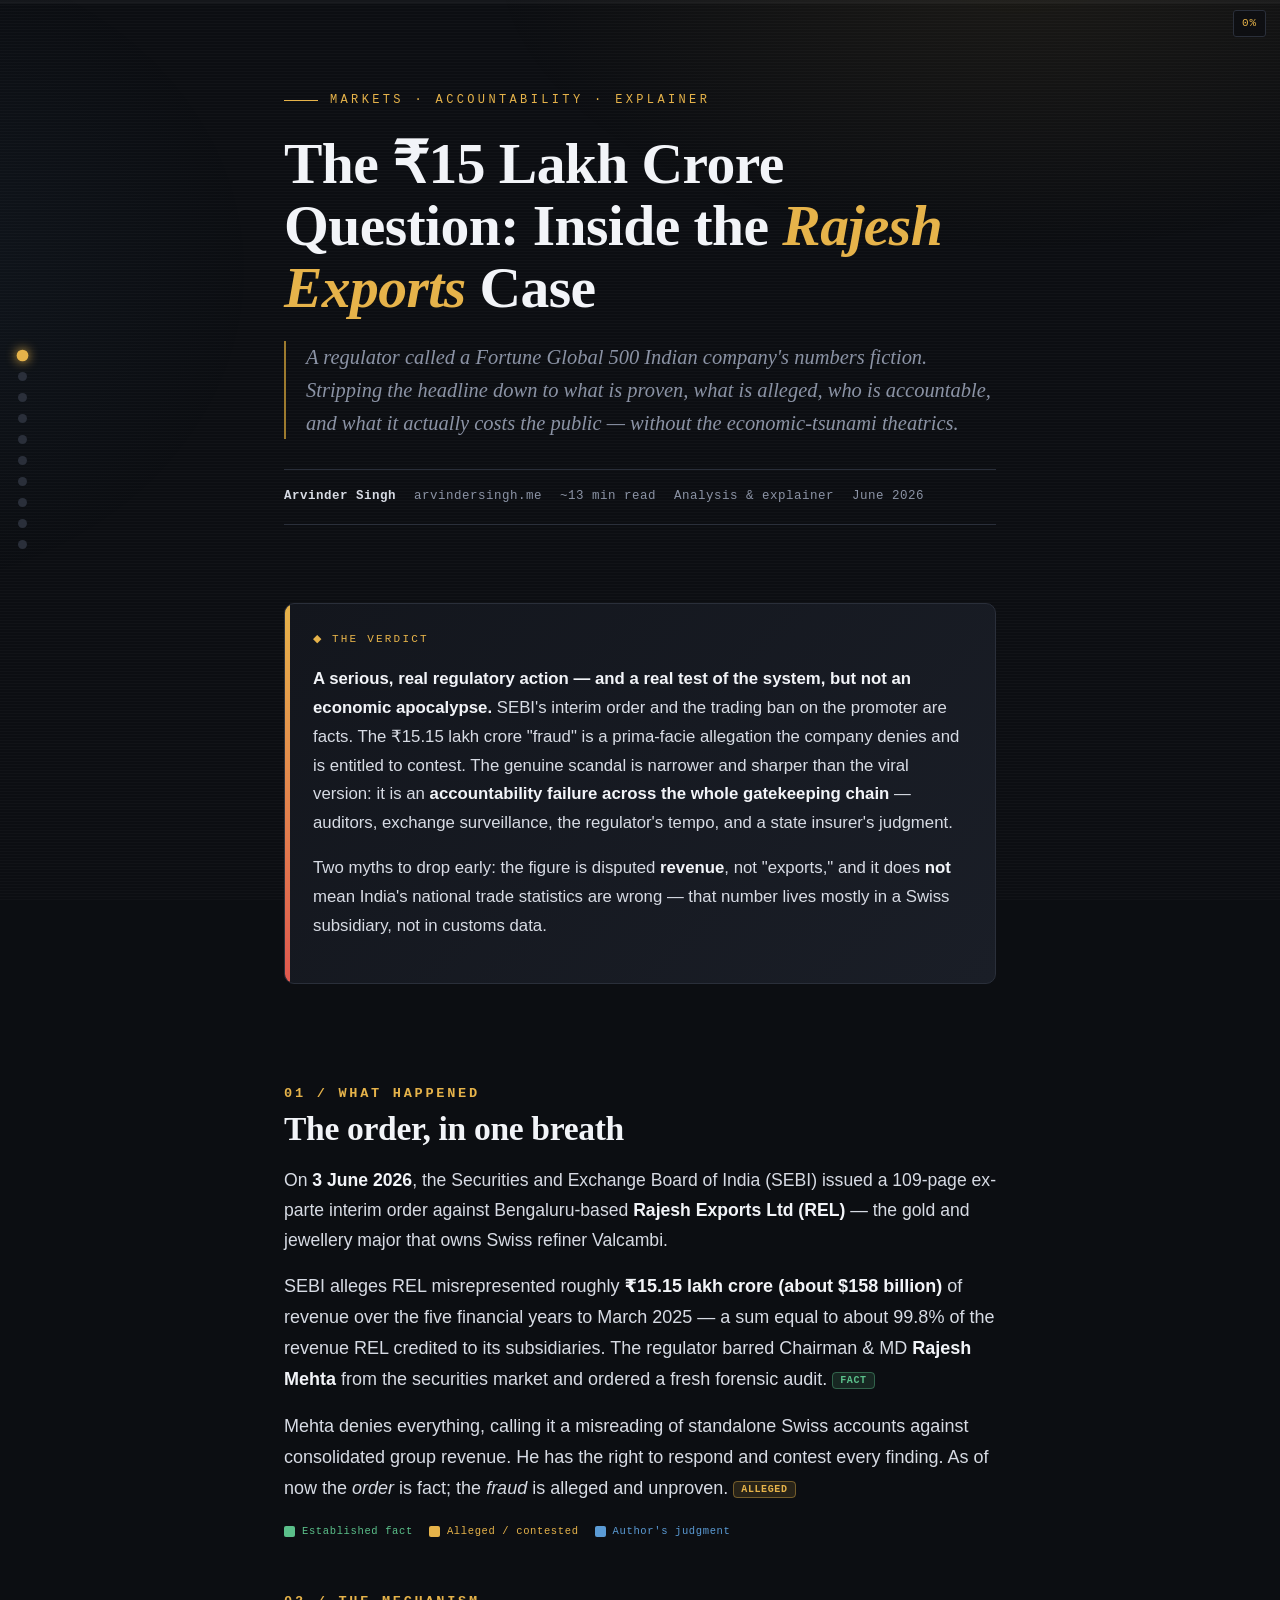
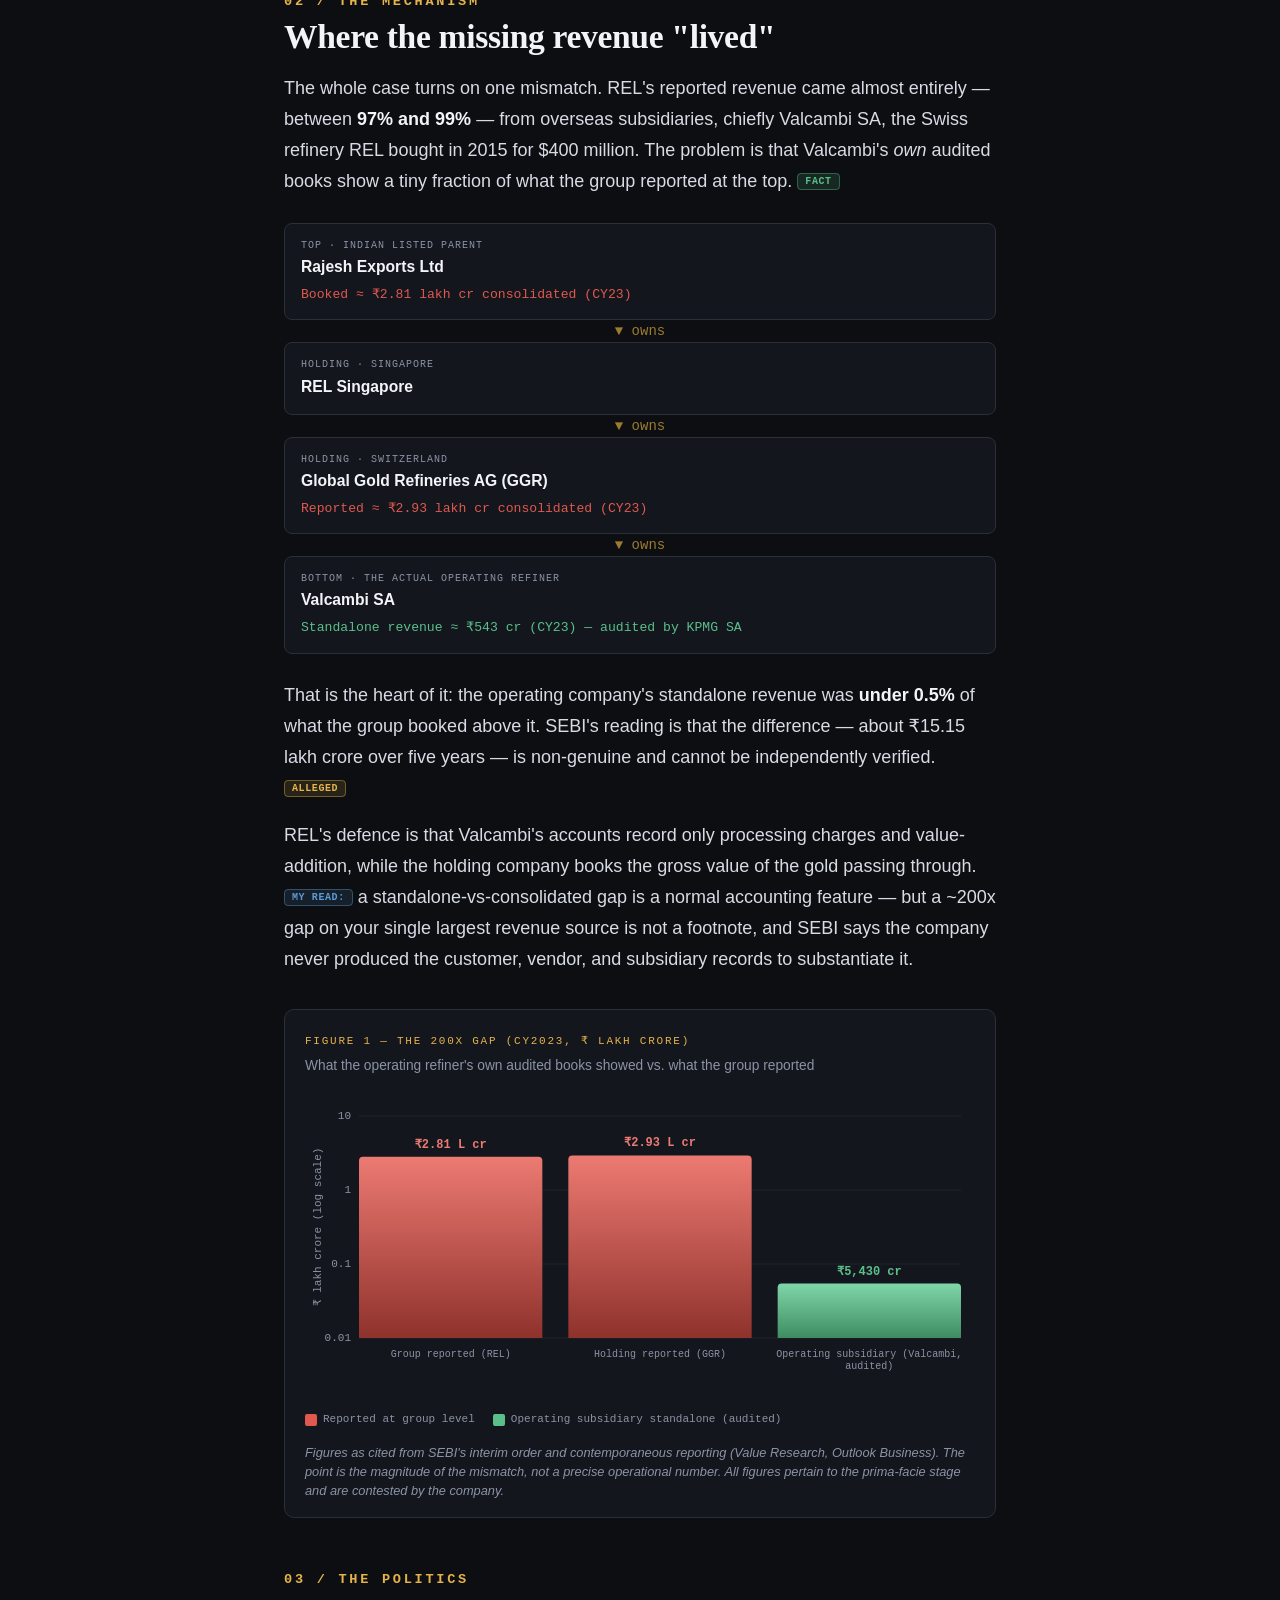
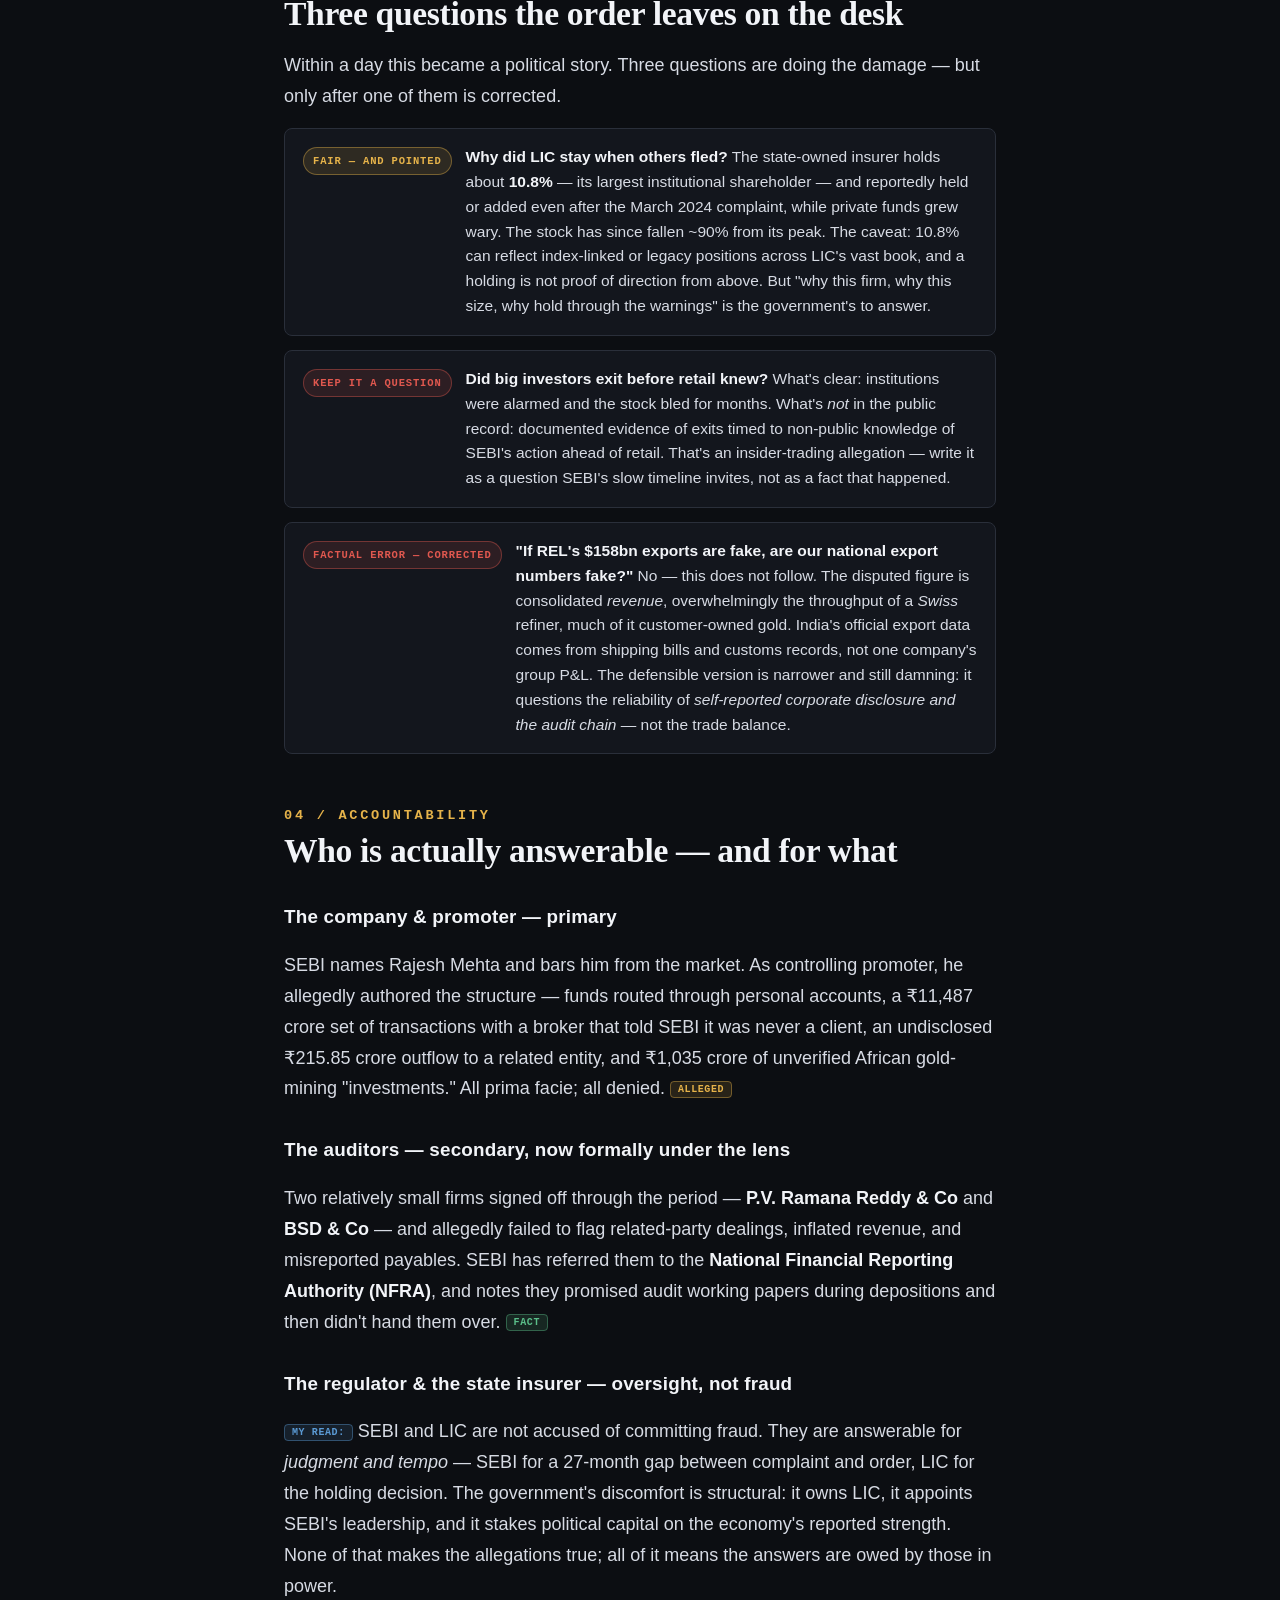
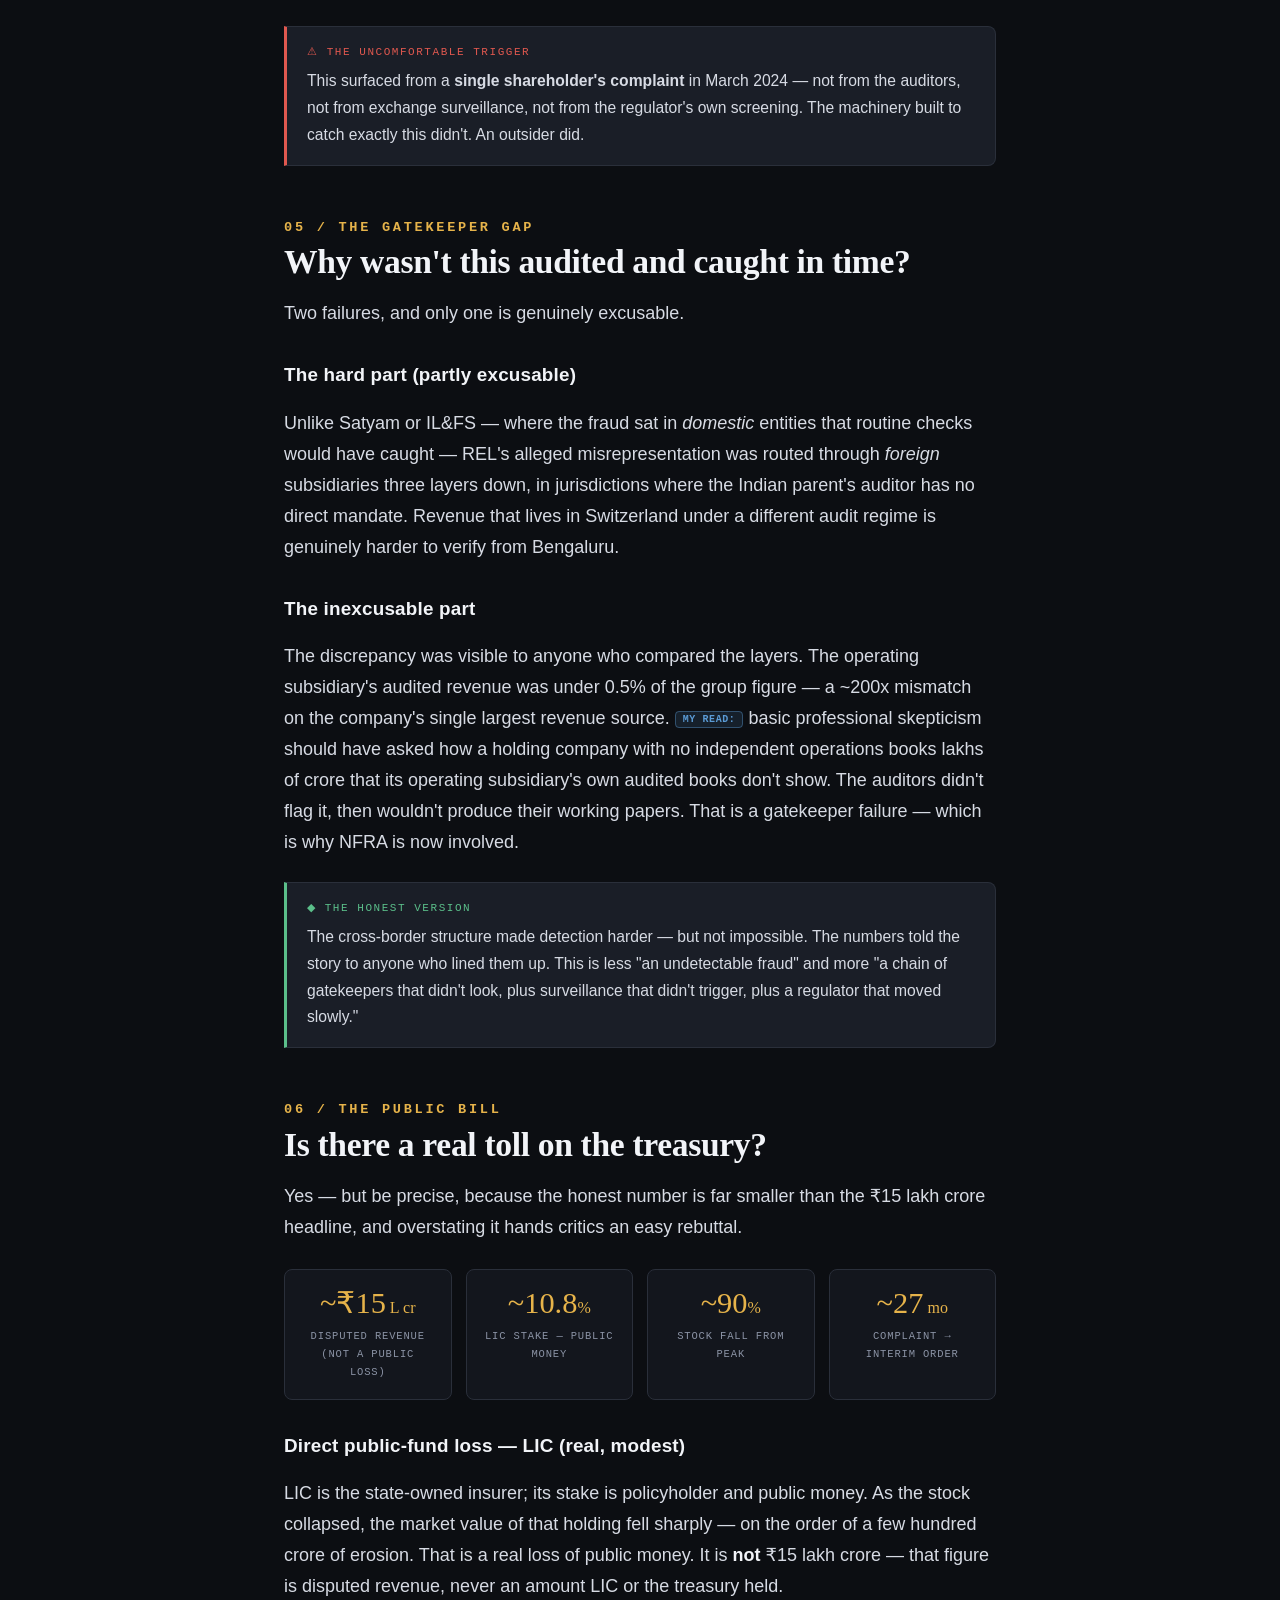
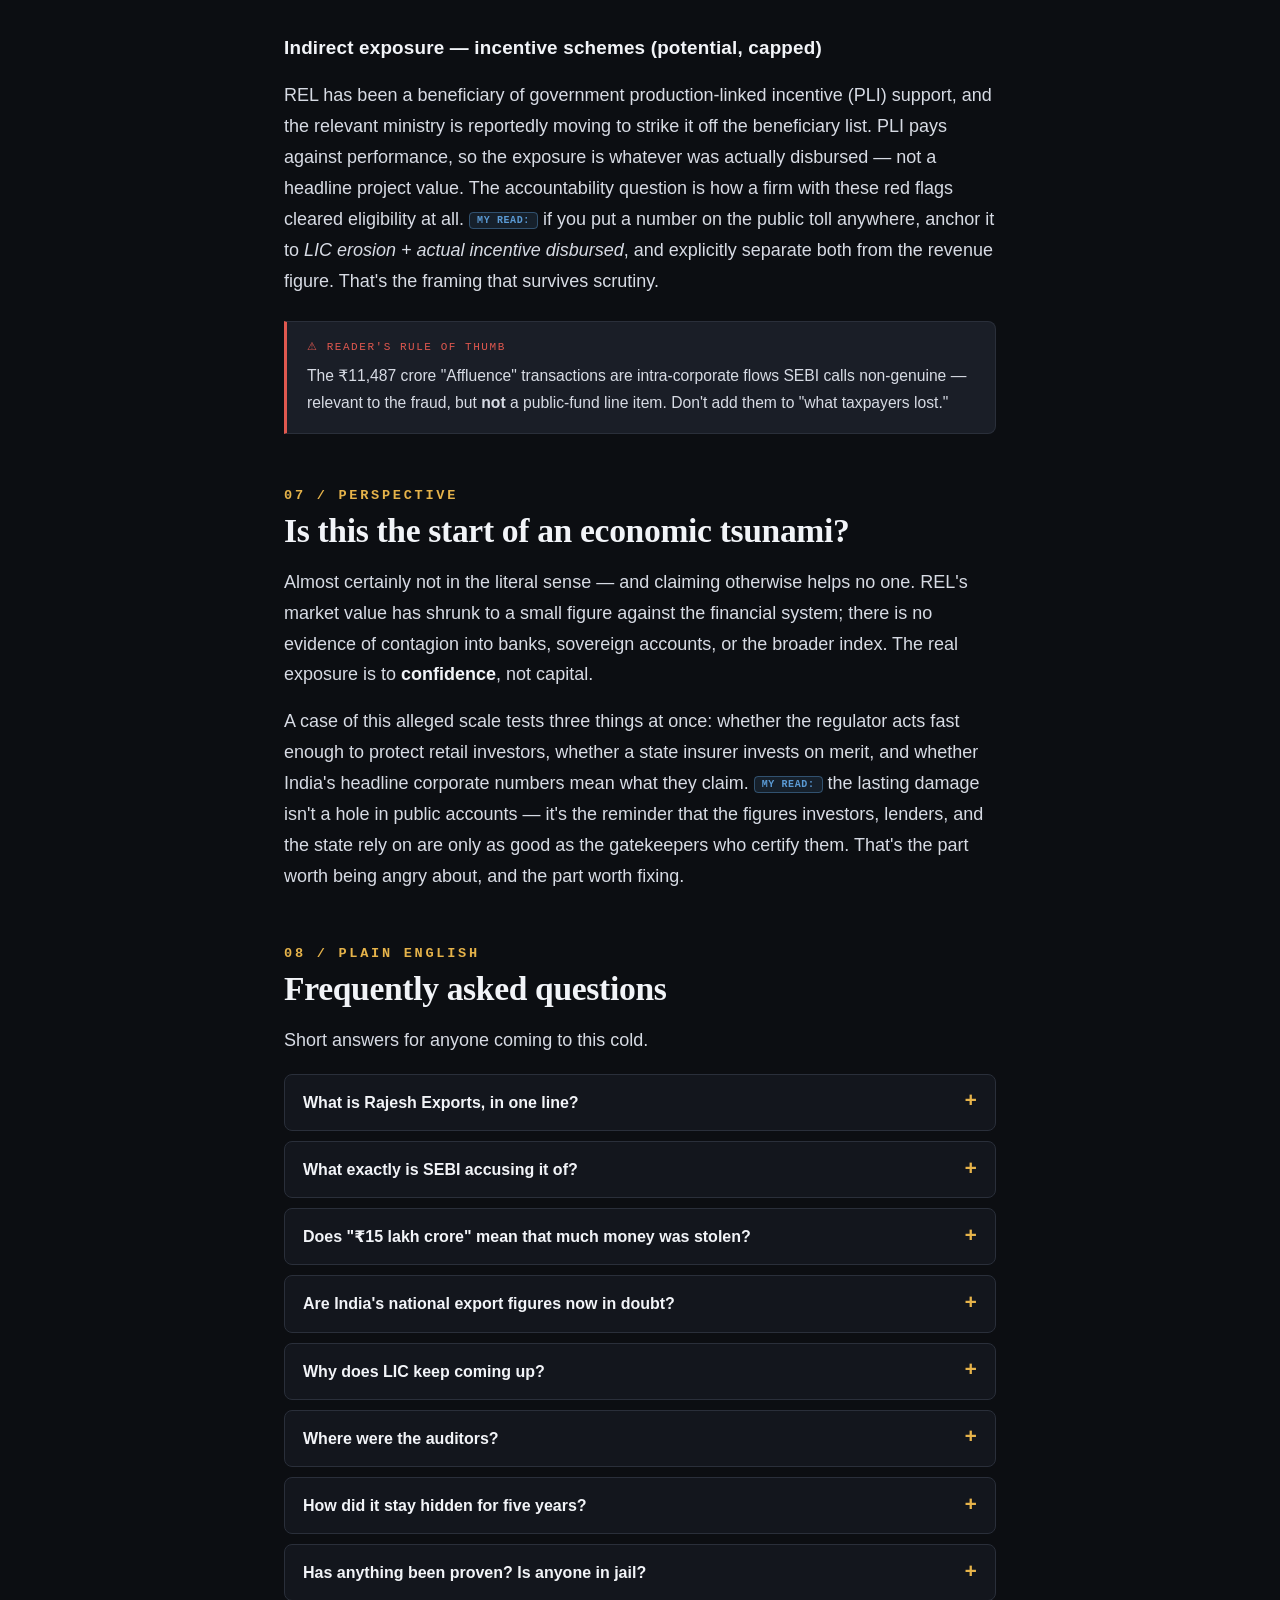
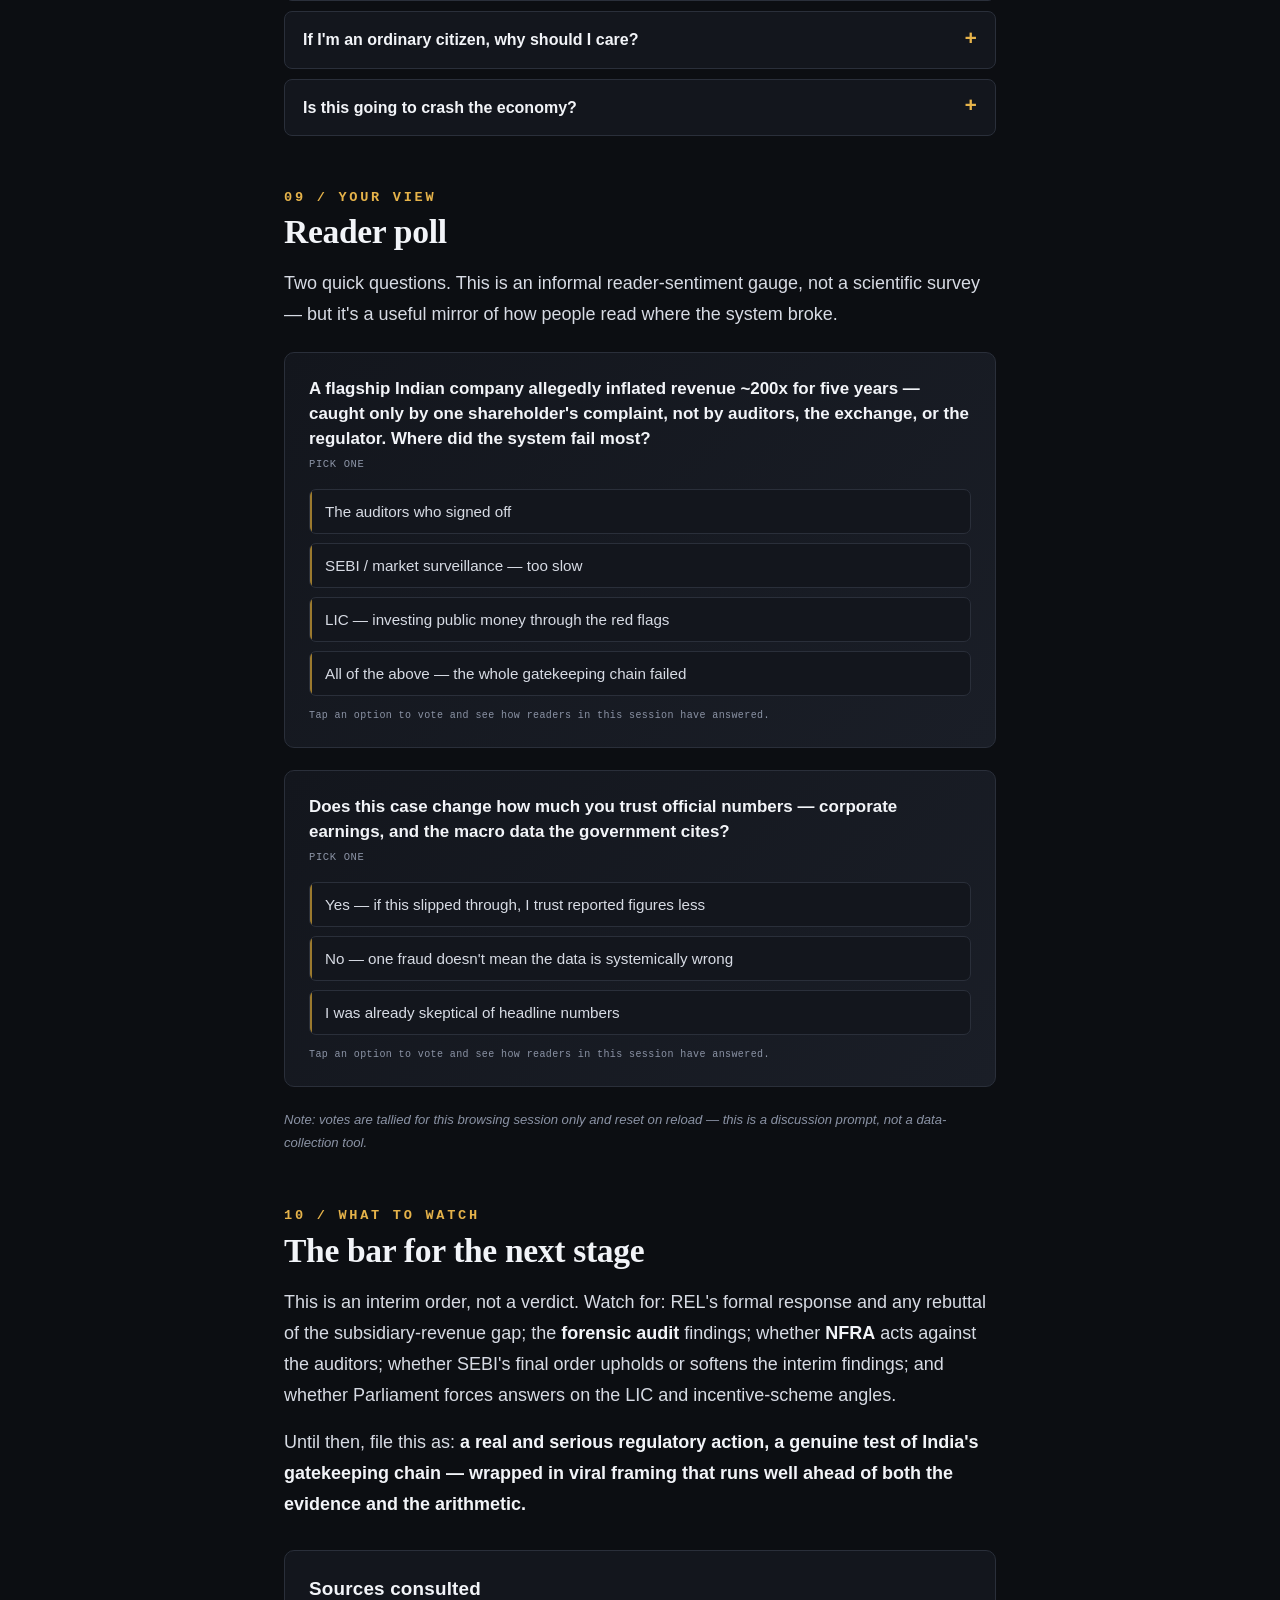
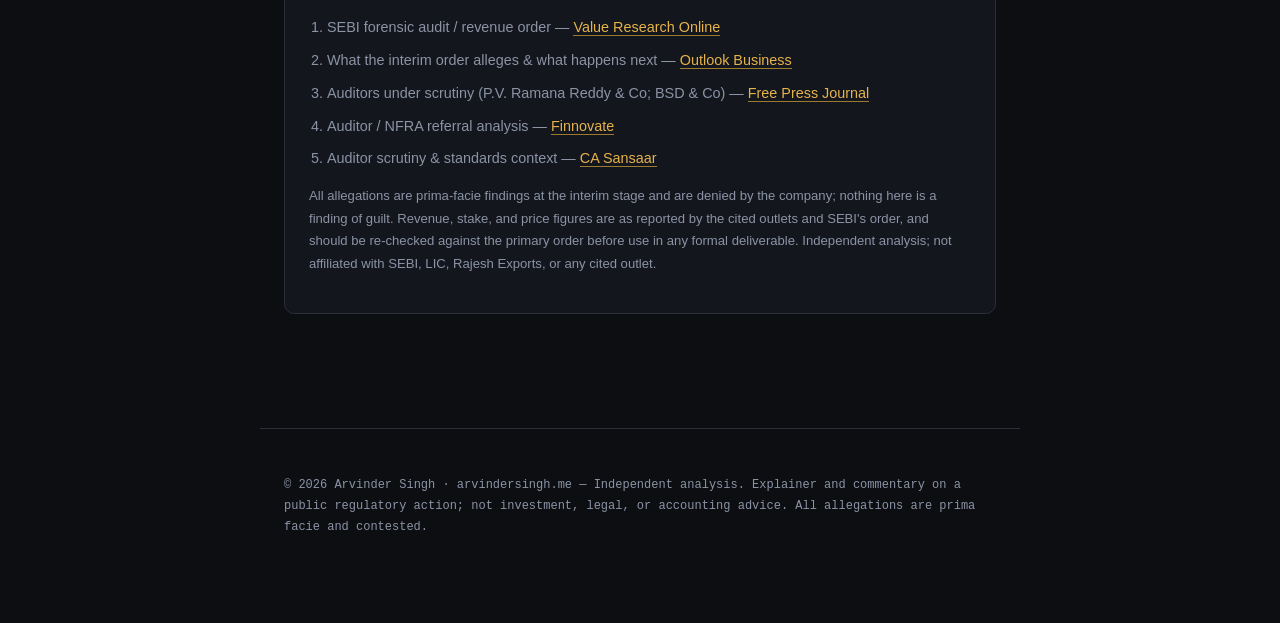
<file: articles/rajesh-exports-sebi.html>
<!DOCTYPE html>
<html lang="en">
<head>
<meta charset="UTF-8">
<meta name="viewport" content="width=device-width, initial-scale=1.0">
<title>The ₹15 Lakh Crore Question: Inside the Rajesh Exports Case — arvindersingh.me</title>
<meta name="description" content="A plain-language breakdown of SEBI's interim order against Rajesh Exports — what is alleged, who is accountable, why the audit chain missed it, what it costs public funds, and what it means for trust in India's numbers. With FAQ and reader poll.">
<style>
  :root{
    --ink:#0c0e12;
    --panel:#13161d;
    --panel2:#1a1e27;
    --line:#2a2f3a;
    --fog:#8b93a5;
    --txt:#d7dbe4;
    --txt-bright:#f2f4f8;
    --amber:#e6b34a;
    --amber-dim:#9c7a2e;
    --red:#e0584f;
    --green:#5bbf8a;
    --blue:#5b9bd5;
    --serif:"Iowan Old Style","Palatino Linotype",Palatino,"Book Antiqua",Georgia,serif;
    --sans:"Helvetica Neue",Helvetica,"Segoe UI",system-ui,sans-serif;
    --mono:"SFMono-Regular",Consolas,"Liberation Mono",Menlo,monospace;
    --maxw:760px;
  }
  *{box-sizing:border-box;margin:0;padding:0}
  html{scroll-behavior:smooth}
  body{
    background:var(--ink);
    color:var(--txt);
    font-family:var(--sans);
    font-size:18px;
    line-height:1.72;
    -webkit-font-smoothing:antialiased;
    overflow-x:hidden;
  }
  /* ---------- progress bar ---------- */
  #progress-wrap{
    position:fixed;top:0;left:0;right:0;height:4px;
    background:rgba(255,255,255,0.04);z-index:1000;
  }
  #progress-bar{
    height:100%;width:0%;
    background:linear-gradient(90deg,var(--amber-dim),var(--amber));
    box-shadow:0 0 12px rgba(230,179,74,0.5);
    transition:width .1s linear;
  }
  #progress-label{
    position:fixed;top:10px;right:14px;z-index:1000;
    font-family:var(--mono);font-size:11px;letter-spacing:.08em;
    color:var(--amber);background:rgba(12,14,18,.7);
    padding:3px 8px;border:1px solid var(--line);border-radius:3px;
    backdrop-filter:blur(6px);
  }
  /* ---------- background texture ---------- */
  body::before{
    content:"";position:fixed;inset:0;z-index:-2;
    background:
      radial-gradient(900px 500px at 80% -5%,rgba(230,179,74,0.07),transparent 60%),
      radial-gradient(700px 600px at -10% 30%,rgba(91,155,213,0.06),transparent 55%);
  }
  body::after{
    content:"";position:fixed;inset:0;z-index:-1;opacity:.025;pointer-events:none;
    background-image:repeating-linear-gradient(0deg,#fff 0 1px,transparent 1px 3px);
  }
  /* ---------- hero ---------- */
  header.hero{
    max-width:var(--maxw);margin:0 auto;padding:90px 24px 40px;
  }
  .kicker{
    font-family:var(--mono);font-size:12px;letter-spacing:.28em;
    text-transform:uppercase;color:var(--amber);margin-bottom:22px;
    display:flex;align-items:center;gap:12px;
  }
  .kicker::before{content:"";width:34px;height:1px;background:var(--amber)}
  h1{
    font-family:var(--serif);font-weight:600;
    font-size:clamp(2.1rem,6vw,3.6rem);line-height:1.08;
    color:var(--txt-bright);letter-spacing:-.01em;margin-bottom:22px;
  }
  h1 em{color:var(--amber);font-style:italic}
  .standfirst{
    font-family:var(--serif);font-size:1.28rem;line-height:1.6;
    color:var(--fog);font-style:italic;border-left:2px solid var(--amber-dim);
    padding-left:20px;margin-bottom:30px;
  }
  .byline{
    font-family:var(--mono);font-size:12.5px;color:var(--fog);
    letter-spacing:.04em;display:flex;flex-wrap:wrap;gap:6px 18px;
    border-top:1px solid var(--line);border-bottom:1px solid var(--line);
    padding:16px 0;
  }
  .byline b{color:var(--txt)}
  /* ---------- verdict banner ---------- */
  .verdict{
    max-width:var(--maxw);margin:38px auto;padding:0 24px;
  }
  .verdict-card{
    background:linear-gradient(135deg,var(--panel),var(--panel2));
    border:1px solid var(--line);border-radius:10px;padding:26px 28px;
    position:relative;overflow:hidden;
  }
  .verdict-card::before{
    content:"";position:absolute;left:0;top:0;bottom:0;width:5px;
    background:linear-gradient(var(--amber),var(--red));
  }
  .verdict-tag{
    font-family:var(--mono);font-size:11px;letter-spacing:.2em;
    text-transform:uppercase;color:var(--amber);margin-bottom:10px;
  }
  .verdict-card p{font-size:1.05rem}
  .verdict-card p+p{margin-top:12px}
  .verdict-card strong{color:var(--txt-bright)}
  /* ---------- body article ---------- */
  article{max-width:var(--maxw);margin:0 auto;padding:10px 24px 60px}
  section{margin:54px 0;scroll-margin-top:60px}
  h2{
    font-family:var(--serif);font-weight:600;font-size:clamp(1.6rem,4vw,2.1rem);
    color:var(--txt-bright);line-height:1.16;margin-bottom:6px;letter-spacing:-.01em;
  }
  h2 .num{
    font-family:var(--mono);font-size:.85rem;color:var(--amber);
    display:block;letter-spacing:.2em;margin-bottom:8px;
  }
  h3{
    font-family:var(--sans);font-weight:700;font-size:1.18rem;
    color:var(--txt-bright);margin:30px 0 8px;letter-spacing:.01em;
  }
  p{margin:16px 0}
  a{color:var(--amber);text-decoration:none;border-bottom:1px solid var(--amber-dim)}
  a:hover{color:var(--txt-bright);border-color:var(--amber)}
  strong{color:var(--txt-bright)}
  em{color:var(--txt)}
  .lead{font-size:1.1rem}
  /* ---------- confidence legend ---------- */
  .conf-legend{
    display:flex;flex-wrap:wrap;gap:10px 16px;margin:18px 0 4px;
    font-family:var(--mono);font-size:10.5px;letter-spacing:.06em;color:var(--fog);
  }
  .conf-legend span{display:flex;align-items:center;gap:7px}
  .conf-legend i{width:11px;height:11px;border-radius:2px;display:inline-block}
  .tag-fact{color:var(--green)}
  .tag-alleg{color:var(--amber)}
  .tag-judge{color:var(--blue)}
  .inl{font-family:var(--mono);font-size:10px;font-weight:700;letter-spacing:.06em;padding:2px 7px;border-radius:4px;vertical-align:middle;white-space:nowrap}
  .inl.fact{background:rgba(91,191,138,.14);color:var(--green);border:1px solid rgba(91,191,138,.4)}
  .inl.alleg{background:rgba(230,179,74,.13);color:var(--amber);border:1px solid rgba(230,179,74,.4)}
  .inl.judge{background:rgba(91,155,213,.13);color:var(--blue);border:1px solid rgba(91,155,213,.4)}
  /* ---------- verdict pills ---------- */
  .claim-row{
    display:flex;gap:14px;align-items:flex-start;
    background:var(--panel);border:1px solid var(--line);
    border-radius:8px;padding:16px 18px;margin:14px 0;
  }
  .pill{
    font-family:var(--mono);font-size:10.5px;font-weight:700;letter-spacing:.08em;
    padding:4px 9px;border-radius:20px;white-space:nowrap;margin-top:2px;flex-shrink:0;
  }
  .pill.true{background:rgba(91,191,138,.15);color:var(--green);border:1px solid rgba(91,191,138,.4)}
  .pill.mixed{background:rgba(230,179,74,.13);color:var(--amber);border:1px solid rgba(230,179,74,.4)}
  .pill.weak{background:rgba(224,88,79,.13);color:var(--red);border:1px solid rgba(224,88,79,.4)}
  .claim-row .c-body{font-size:.97rem;line-height:1.6}
  .claim-row .c-body b{color:var(--txt-bright)}
  /* ---------- figure / chart ---------- */
  figure{margin:34px 0;background:var(--panel);border:1px solid var(--line);border-radius:10px;padding:22px 20px 16px}
  figure .fig-title{font-family:var(--mono);font-size:11px;letter-spacing:.16em;text-transform:uppercase;color:var(--amber);margin-bottom:4px}
  figure .fig-sub{font-size:.86rem;color:var(--fog);margin-bottom:18px}
  figcaption{font-size:.8rem;color:var(--fog);margin-top:14px;font-style:italic;line-height:1.5}
  canvas{display:block;width:100%}
  .chart-legend{display:flex;flex-wrap:wrap;gap:8px 18px;margin-top:14px;font-family:var(--mono);font-size:11px;color:var(--fog)}
  .chart-legend span{display:flex;align-items:center;gap:6px}
  .chart-legend i{width:12px;height:12px;border-radius:2px;display:inline-block}
  /* ---------- callout ---------- */
  .callout{
    background:var(--panel2);border:1px solid var(--line);border-left:3px solid var(--blue);
    border-radius:0 8px 8px 0;padding:16px 20px;margin:24px 0;font-size:.98rem;
  }
  .callout .ct{font-family:var(--mono);font-size:11px;letter-spacing:.14em;text-transform:uppercase;color:var(--blue);margin-bottom:6px}
  .callout.warn{border-left-color:var(--red)}
  .callout.warn .ct{color:var(--red)}
  .callout.good{border-left-color:var(--green)}
  .callout.good .ct{color:var(--green)}
  /* ---------- structure diagram ---------- */
  .stack{margin:26px 0;display:flex;flex-direction:column;gap:0}
  .stack-node{
    background:var(--panel);border:1px solid var(--line);border-radius:8px;
    padding:13px 16px;position:relative;
  }
  .stack-node .lvl{font-family:var(--mono);font-size:10px;letter-spacing:.1em;color:var(--fog);text-transform:uppercase}
  .stack-node .nm{color:var(--txt-bright);font-weight:700;font-size:.98rem}
  .stack-node .rev{font-family:var(--mono);font-size:.82rem;margin-top:3px}
  .stack-node .rev.big{color:var(--red)}
  .stack-node .rev.small{color:var(--green)}
  .stack-arrow{height:22px;display:flex;align-items:center;justify-content:center;color:var(--amber-dim);font-family:var(--mono);font-size:14px}
  /* ---------- impact tabs ---------- */
  .tabs{display:flex;flex-wrap:wrap;gap:6px;margin:20px 0 0}
  .tab-btn{
    font-family:var(--mono);font-size:11.5px;letter-spacing:.06em;
    background:var(--panel);color:var(--fog);border:1px solid var(--line);
    padding:9px 14px;border-radius:6px 6px 0 0;cursor:pointer;transition:.2s;
  }
  .tab-btn:hover{color:var(--txt)}
  .tab-btn.active{background:var(--panel2);color:var(--amber);border-color:var(--amber-dim);border-bottom-color:var(--panel2)}
  .tab-panel{
    display:none;background:var(--panel2);border:1px solid var(--line);
    border-radius:0 8px 8px 8px;padding:22px 24px;font-size:.98rem;
  }
  .tab-panel.active{display:block;animation:fade .35s ease}
  @keyframes fade{from{opacity:0;transform:translateY(6px)}to{opacity:1;transform:none}}
  .tab-panel h4{font-size:1rem;color:var(--amber);margin-bottom:4px;font-family:var(--sans)}
  /* ---------- pull stat ---------- */
  .stats{display:grid;grid-template-columns:repeat(auto-fit,minmax(150px,1fr));gap:14px;margin:26px 0}
  .stat{background:var(--panel);border:1px solid var(--line);border-radius:8px;padding:18px;text-align:center}
  .stat .v{font-family:var(--serif);font-size:1.9rem;color:var(--amber);line-height:1}
  .stat .k{font-family:var(--mono);font-size:10.5px;letter-spacing:.08em;color:var(--fog);margin-top:8px;text-transform:uppercase}
  /* ---------- FAQ ---------- */
  .faq{margin:18px 0}
  .faq-item{border:1px solid var(--line);border-radius:8px;background:var(--panel);margin:10px 0;overflow:hidden}
  .faq-q{
    width:100%;text-align:left;cursor:pointer;background:none;border:none;
    color:var(--txt-bright);font-family:var(--sans);font-size:1rem;font-weight:700;
    padding:16px 48px 16px 18px;position:relative;line-height:1.45;
  }
  .faq-q::after{
    content:"+";position:absolute;right:18px;top:50%;transform:translateY(-50%);
    font-family:var(--mono);font-size:1.3rem;color:var(--amber);transition:.25s;
  }
  .faq-item.open .faq-q::after{transform:translateY(-50%) rotate(45deg)}
  .faq-a{max-height:0;overflow:hidden;transition:max-height .3s ease;padding:0 18px}
  .faq-a-inner{padding:0 0 16px;font-size:.96rem;color:var(--txt);line-height:1.66}
  .faq-a-inner b{color:var(--txt-bright)}
  /* ---------- poll ---------- */
  .poll{
    background:linear-gradient(135deg,var(--panel),var(--panel2));
    border:1px solid var(--line);border-radius:10px;padding:24px;margin:22px 0;
  }
  .poll-q{font-family:var(--sans);font-weight:700;color:var(--txt-bright);font-size:1.06rem;line-height:1.45;margin-bottom:4px}
  .poll-sub{font-family:var(--mono);font-size:10.5px;letter-spacing:.06em;color:var(--fog);text-transform:uppercase;margin-bottom:16px}
  .poll-opt{
    display:block;width:100%;text-align:left;cursor:pointer;
    background:var(--panel);border:1px solid var(--line);border-radius:7px;
    color:var(--txt);font-family:var(--sans);font-size:.95rem;
    padding:13px 15px;margin:9px 0;position:relative;transition:.18s;overflow:hidden;
  }
  .poll-opt:hover{border-color:var(--amber-dim);color:var(--txt-bright)}
  .poll-opt .fillbar{
    position:absolute;left:0;top:0;bottom:0;width:0;
    background:rgba(230,179,74,.14);border-right:2px solid var(--amber-dim);
    transition:width .7s cubic-bezier(.16,1,.3,1);z-index:0;
  }
  .poll-opt .opt-label{position:relative;z-index:1;display:flex;justify-content:space-between;gap:12px;align-items:center}
  .poll-opt .pct{font-family:var(--mono);font-size:.82rem;color:var(--amber);opacity:0;transition:.3s}
  .poll.voted .poll-opt{cursor:default}
  .poll.voted .pct{opacity:1}
  .poll.voted .poll-opt.chosen{border-color:var(--amber)}
  .poll-foot{font-family:var(--mono);font-size:10px;color:var(--fog);margin-top:12px;letter-spacing:.04em;line-height:1.5}
  .poll-reset{background:none;border:none;color:var(--amber-dim);font-family:var(--mono);font-size:10px;cursor:pointer;text-decoration:underline;margin-top:8px;padding:0}
  /* ---------- sources ---------- */
  .sources{background:var(--panel);border:1px solid var(--line);border-radius:10px;padding:22px 24px;margin-top:30px}
  .sources h3{margin-top:0}
  .sources ol{margin:10px 0 0 18px;font-size:.9rem;color:var(--fog)}
  .sources li{margin:8px 0}
  /* ---------- footer ---------- */
  footer{max-width:var(--maxw);margin:0 auto;padding:30px 24px 70px;border-top:1px solid var(--line);font-family:var(--mono);font-size:12px;color:var(--fog)}
  footer a{color:var(--fog);border:none;text-decoration:underline}
  /* nav dots */
  #toc{position:fixed;left:18px;top:50%;transform:translateY(-50%);z-index:900;display:flex;flex-direction:column;gap:12px}
  #toc a{width:9px;height:9px;border-radius:50%;background:var(--line);border:none;transition:.2s;display:block}
  #toc a.active{background:var(--amber);box-shadow:0 0 8px var(--amber);transform:scale(1.3)}
  #toc a:hover{background:var(--fog)}
  @media(max-width:1080px){#toc{display:none}}
  @media(max-width:520px){
    body{font-size:16.5px}
    header.hero{padding:70px 18px 30px}
    article{padding:0 18px 40px}
    .verdict{padding:0 18px}
  }
</style>
</head>
<body>

<div id="progress-wrap"><div id="progress-bar"></div></div>
<div id="progress-label">0%</div>

<nav id="toc"></nav>

<header class="hero">
  <div class="kicker">Markets · Accountability · Explainer</div>
  <h1>The ₹15 Lakh Crore Question: Inside the <em>Rajesh Exports</em> Case</h1>
  <p class="standfirst">A regulator called a Fortune Global 500 Indian company's numbers fiction. Stripping the headline down to what is proven, what is alleged, who is accountable, and what it actually costs the public — without the economic-tsunami theatrics.</p>
  <div class="byline">
    <span><b>Arvinder Singh</b></span>
    <span>arvindersingh.me</span>
    <span>~13 min read</span>
    <span>Analysis &amp; explainer</span>
    <span>June 2026</span>
  </div>
</header>

<div class="verdict">
  <div class="verdict-card">
    <div class="verdict-tag">◆ The Verdict</div>
    <p><strong>A serious, real regulatory action — and a real test of the system, but not an economic apocalypse.</strong> SEBI's interim order and the trading ban on the promoter are facts. The ₹15.15 lakh crore "fraud" is a prima-facie allegation the company denies and is entitled to contest. The genuine scandal is narrower and sharper than the viral version: it is an <strong>accountability failure across the whole gatekeeping chain</strong> — auditors, exchange surveillance, the regulator's tempo, and a state insurer's judgment.</p>
    <p>Two myths to drop early: the figure is disputed <strong>revenue</strong>, not "exports," and it does <strong>not</strong> mean India's national trade statistics are wrong — that number lives mostly in a Swiss subsidiary, not in customs data.</p>
  </div>
</div>

<article>

  <section id="s1" data-toc="What happened">
    <h2><span class="num">01 / WHAT HAPPENED</span>The order, in one breath</h2>
    <p class="lead">On <strong>3 June 2026</strong>, the Securities and Exchange Board of India (SEBI) issued a 109-page ex-parte interim order against Bengaluru-based <strong>Rajesh Exports Ltd (REL)</strong> — the gold and jewellery major that owns Swiss refiner Valcambi.</p>
    <p>SEBI alleges REL misrepresented roughly <strong>₹15.15 lakh crore (about $158 billion)</strong> of revenue over the five financial years to March 2025 — a sum equal to about 99.8% of the revenue REL credited to its subsidiaries. The regulator barred Chairman &amp; MD <strong>Rajesh Mehta</strong> from the securities market and ordered a fresh forensic audit. <span class="inl fact">FACT</span></p>
    <p>Mehta denies everything, calling it a misreading of standalone Swiss accounts against consolidated group revenue. He has the right to respond and contest every finding. As of now the <em>order</em> is fact; the <em>fraud</em> is alleged and unproven. <span class="inl alleg">ALLEGED</span></p>

    <div class="conf-legend">
      <span class="tag-fact"><i style="background:var(--green)"></i>Established fact</span>
      <span class="tag-alleg"><i style="background:var(--amber)"></i>Alleged / contested</span>
      <span class="tag-judge"><i style="background:var(--blue)"></i>Author's judgment</span>
    </div>
  </section>

  <section id="s2" data-toc="The mechanism">
    <h2><span class="num">02 / THE MECHANISM</span>Where the missing revenue "lived"</h2>
    <p>The whole case turns on one mismatch. REL's reported revenue came almost entirely — between <strong>97% and 99%</strong> — from overseas subsidiaries, chiefly Valcambi SA, the Swiss refinery REL bought in 2015 for $400 million. The problem is that Valcambi's <em>own</em> audited books show a tiny fraction of what the group reported at the top. <span class="inl fact">FACT</span></p>

    <div class="stack">
      <div class="stack-node">
        <div class="lvl">Top · Indian listed parent</div>
        <div class="nm">Rajesh Exports Ltd</div>
        <div class="rev big">Booked ≈ ₹2.81 lakh cr consolidated (CY23)</div>
      </div>
      <div class="stack-arrow">▼ owns</div>
      <div class="stack-node">
        <div class="lvl">Holding · Singapore</div>
        <div class="nm">REL Singapore</div>
      </div>
      <div class="stack-arrow">▼ owns</div>
      <div class="stack-node">
        <div class="lvl">Holding · Switzerland</div>
        <div class="nm">Global Gold Refineries AG (GGR)</div>
        <div class="rev big">Reported ≈ ₹2.93 lakh cr consolidated (CY23)</div>
      </div>
      <div class="stack-arrow">▼ owns</div>
      <div class="stack-node">
        <div class="lvl">Bottom · the actual operating refiner</div>
        <div class="nm">Valcambi SA</div>
        <div class="rev small">Standalone revenue ≈ ₹543 cr (CY23) — audited by KPMG SA</div>
      </div>
    </div>

    <p>That is the heart of it: the operating company's standalone revenue was <strong>under 0.5%</strong> of what the group booked above it. SEBI's reading is that the difference — about ₹15.15 lakh crore over five years — is non-genuine and cannot be independently verified. <span class="inl alleg">ALLEGED</span></p>
    <p>REL's defence is that Valcambi's accounts record only processing charges and value-addition, while the holding company books the gross value of the gold passing through. <span class="inl judge">MY READ:</span> a standalone-vs-consolidated gap is a normal accounting feature — but a ~200x gap on your single largest revenue source is not a footnote, and SEBI says the company never produced the customer, vendor, and subsidiary records to substantiate it.</p>

    <figure>
      <div class="fig-title">Figure 1 — The 200x gap (CY2023, ₹ lakh crore)</div>
      <div class="fig-sub">What the operating refiner's own audited books showed vs. what the group reported</div>
      <canvas id="gapChart" height="300"></canvas>
      <div class="chart-legend">
        <span><i style="background:#e0584f"></i>Reported at group level</span>
        <span><i style="background:#5bbf8a"></i>Operating subsidiary standalone (audited)</span>
      </div>
      <figcaption>Figures as cited from SEBI's interim order and contemporaneous reporting (Value Research, Outlook Business). The point is the magnitude of the mismatch, not a precise operational number. All figures pertain to the prima-facie stage and are contested by the company.</figcaption>
    </figure>
  </section>

  <section id="s3" data-toc="Three questions">
    <h2><span class="num">03 / THE POLITICS</span>Three questions the order leaves on the desk</h2>
    <p>Within a day this became a political story. Three questions are doing the damage — but only after one of them is corrected.</p>

    <div class="claim-row">
      <span class="pill mixed">FAIR — AND POINTED</span>
      <div class="c-body"><b>Why did LIC stay when others fled?</b> The state-owned insurer holds about <b>10.8%</b> — its largest institutional shareholder — and reportedly held or added even after the March 2024 complaint, while private funds grew wary. The stock has since fallen ~90% from its peak. The caveat: 10.8% can reflect index-linked or legacy positions across LIC's vast book, and a holding is not proof of direction from above. But "why this firm, why this size, why hold through the warnings" is the government's to answer.</div>
    </div>

    <div class="claim-row">
      <span class="pill weak">KEEP IT A QUESTION</span>
      <div class="c-body"><b>Did big investors exit before retail knew?</b> What's clear: institutions were alarmed and the stock bled for months. What's <i>not</i> in the public record: documented evidence of exits timed to non-public knowledge of SEBI's action ahead of retail. That's an insider-trading allegation — write it as a question SEBI's slow timeline invites, not as a fact that happened.</div>
    </div>

    <div class="claim-row">
      <span class="pill weak">FACTUAL ERROR — CORRECTED</span>
      <div class="c-body"><b>"If REL's $158bn exports are fake, are our national export numbers fake?"</b> No — this does not follow. The disputed figure is consolidated <i>revenue</i>, overwhelmingly the throughput of a <i>Swiss</i> refiner, much of it customer-owned gold. India's official export data comes from shipping bills and customs records, not one company's group P&amp;L. The defensible version is narrower and still damning: it questions the reliability of <i>self-reported corporate disclosure and the audit chain</i> — not the trade balance.</div>
    </div>
  </section>

  <section id="s4" data-toc="Who is accountable">
    <h2><span class="num">04 / ACCOUNTABILITY</span>Who is actually answerable — and for what</h2>

    <h3>The company &amp; promoter — primary</h3>
    <p>SEBI names Rajesh Mehta and bars him from the market. As controlling promoter, he allegedly authored the structure — funds routed through personal accounts, a ₹11,487 crore set of transactions with a broker that told SEBI it was never a client, an undisclosed ₹215.85 crore outflow to a related entity, and ₹1,035 crore of unverified African gold-mining "investments." All prima facie; all denied. <span class="inl alleg">ALLEGED</span></p>

    <h3>The auditors — secondary, now formally under the lens</h3>
    <p>Two relatively small firms signed off through the period — <strong>P.V. Ramana Reddy &amp; Co</strong> and <strong>BSD &amp; Co</strong> — and allegedly failed to flag related-party dealings, inflated revenue, and misreported payables. SEBI has referred them to the <strong>National Financial Reporting Authority (NFRA)</strong>, and notes they promised audit working papers during depositions and then didn't hand them over. <span class="inl fact">FACT</span></p>

    <h3>The regulator &amp; the state insurer — oversight, not fraud</h3>
    <p><span class="inl judge">MY READ:</span> SEBI and LIC are not accused of committing fraud. They are answerable for <em>judgment and tempo</em> — SEBI for a 27-month gap between complaint and order, LIC for the holding decision. The government's discomfort is structural: it owns LIC, it appoints SEBI's leadership, and it stakes political capital on the economy's reported strength. None of that makes the allegations true; all of it means the answers are owed by those in power.</p>

    <div class="callout warn">
      <div class="ct">⚠ The uncomfortable trigger</div>
      This surfaced from a <b>single shareholder's complaint</b> in March 2024 — not from the auditors, not from exchange surveillance, not from the regulator's own screening. The machinery built to catch exactly this didn't. An outsider did.
    </div>
  </section>

  <section id="s5" data-toc="Why not caught">
    <h2><span class="num">05 / THE GATEKEEPER GAP</span>Why wasn't this audited and caught in time?</h2>
    <p>Two failures, and only one is genuinely excusable.</p>

    <h3>The hard part (partly excusable)</h3>
    <p>Unlike Satyam or IL&amp;FS — where the fraud sat in <em>domestic</em> entities that routine checks would have caught — REL's alleged misrepresentation was routed through <em>foreign</em> subsidiaries three layers down, in jurisdictions where the Indian parent's auditor has no direct mandate. Revenue that lives in Switzerland under a different audit regime is genuinely harder to verify from Bengaluru.</p>

    <h3>The inexcusable part</h3>
    <p>The discrepancy was visible to anyone who compared the layers. The operating subsidiary's audited revenue was under 0.5% of the group figure — a ~200x mismatch on the company's single largest revenue source. <span class="inl judge">MY READ:</span> basic professional skepticism should have asked how a holding company with no independent operations books lakhs of crore that its operating subsidiary's own audited books don't show. The auditors didn't flag it, then wouldn't produce their working papers. That is a gatekeeper failure — which is why NFRA is now involved.</p>

    <div class="callout good">
      <div class="ct">◆ The honest version</div>
      The cross-border structure made detection harder — but not impossible. The numbers told the story to anyone who lined them up. This is less "an undetectable fraud" and more "a chain of gatekeepers that didn't look, plus surveillance that didn't trigger, plus a regulator that moved slowly."
    </div>
  </section>

  <section id="s6" data-toc="Cost to public funds">
    <h2><span class="num">06 / THE PUBLIC BILL</span>Is there a real toll on the treasury?</h2>
    <p>Yes — but be precise, because the honest number is far smaller than the ₹15 lakh crore headline, and overstating it hands critics an easy rebuttal.</p>

    <div class="stats">
      <div class="stat"><div class="v">~₹15<span style="font-size:1rem"> L cr</span></div><div class="k">Disputed revenue (NOT a public loss)</div></div>
      <div class="stat"><div class="v">~10.8<span style="font-size:1rem">%</span></div><div class="k">LIC stake — public money</div></div>
      <div class="stat"><div class="v">~90<span style="font-size:1rem">%</span></div><div class="k">Stock fall from peak</div></div>
      <div class="stat"><div class="v">~27<span style="font-size:1rem"> mo</span></div><div class="k">Complaint → interim order</div></div>
    </div>

    <h3>Direct public-fund loss — LIC (real, modest)</h3>
    <p>LIC is the state-owned insurer; its stake is policyholder and public money. As the stock collapsed, the market value of that holding fell sharply — on the order of a few hundred crore of erosion. That is a real loss of public money. It is <strong>not</strong> ₹15 lakh crore — that figure is disputed revenue, never an amount LIC or the treasury held.</p>

    <h3>Indirect exposure — incentive schemes (potential, capped)</h3>
    <p>REL has been a beneficiary of government production-linked incentive (PLI) support, and the relevant ministry is reportedly moving to strike it off the beneficiary list. PLI pays against performance, so the exposure is whatever was actually disbursed — not a headline project value. The accountability question is how a firm with these red flags cleared eligibility at all. <span class="inl judge">MY READ:</span> if you put a number on the public toll anywhere, anchor it to <i>LIC erosion + actual incentive disbursed</i>, and explicitly separate both from the revenue figure. That's the framing that survives scrutiny.</p>

    <div class="callout warn">
      <div class="ct">⚠ Reader's rule of thumb</div>
      The ₹11,487 crore "Affluence" transactions are intra-corporate flows SEBI calls non-genuine — relevant to the fraud, but <b>not</b> a public-fund line item. Don't add them to "what taxpayers lost."
    </div>
  </section>

  <section id="s7" data-toc="Tsunami?">
    <h2><span class="num">07 / PERSPECTIVE</span>Is this the start of an economic tsunami?</h2>
    <p>Almost certainly not in the literal sense — and claiming otherwise helps no one. REL's market value has shrunk to a small figure against the financial system; there is no evidence of contagion into banks, sovereign accounts, or the broader index. The real exposure is to <strong>confidence</strong>, not capital.</p>
    <p>A case of this alleged scale tests three things at once: whether the regulator acts fast enough to protect retail investors, whether a state insurer invests on merit, and whether India's headline corporate numbers mean what they claim. <span class="inl judge">MY READ:</span> the lasting damage isn't a hole in public accounts — it's the reminder that the figures investors, lenders, and the state rely on are only as good as the gatekeepers who certify them. That's the part worth being angry about, and the part worth fixing.</p>
  </section>

  <section id="s8" data-toc="FAQ">
    <h2><span class="num">08 / PLAIN ENGLISH</span>Frequently asked questions</h2>
    <p>Short answers for anyone coming to this cold.</p>

    <div class="faq">
      <div class="faq-item">
        <button class="faq-q">What is Rajesh Exports, in one line?</button>
        <div class="faq-a"><div class="faq-a-inner">A Bengaluru-headquartered gold and jewellery company that became one of India's largest by revenue — largely because it owns <b>Valcambi</b>, one of the world's biggest gold refineries, based in Switzerland.</div></div>
      </div>
      <div class="faq-item">
        <button class="faq-q">What exactly is SEBI accusing it of?</button>
        <div class="faq-a"><div class="faq-a-inner">Of <b>inflating its reported revenue</b> by about ₹15.15 lakh crore over five years — showing huge sales at the group level that the actual operating company's own audited accounts don't support, and routing money in ways SEBI calls non-genuine. This is an interim allegation, not a final court verdict.</div></div>
      </div>
      <div class="faq-item">
        <button class="faq-q">Does "₹15 lakh crore" mean that much money was stolen?</button>
        <div class="faq-a"><div class="faq-a-inner"><b>No.</b> It's the amount of <b>revenue (sales) that SEBI says can't be verified</b> — i.e. possibly fictional bookkeeping, not cash taken out of a vault. The actual money-out-the-door figures alleged are far smaller. Don't read the headline as a ₹15 lakh crore theft.</div></div>
      </div>
      <div class="faq-item">
        <button class="faq-q">Are India's national export figures now in doubt?</button>
        <div class="faq-a"><div class="faq-a-inner"><b>No.</b> This is the most common misunderstanding. The disputed number is company revenue sitting mostly in a <b>Swiss</b> subsidiary refining gold (often gold owned by customers). India's official export numbers come from customs and shipping records, not from this company's profit statement. They are compiled in a completely different way.</div></div>
      </div>
      <div class="faq-item">
        <button class="faq-q">Why does LIC keep coming up?</button>
        <div class="faq-a"><div class="faq-a-inner">Because LIC is <b>government-owned</b> and its money is ultimately the public's. It holds roughly 10.8% of the company — the biggest institutional shareholder — and appears to have held on while private funds grew nervous. As the share price crashed, that public money lost a lot of value.</div></div>
      </div>
      <div class="faq-item">
        <button class="faq-q">Where were the auditors?</button>
        <div class="faq-a"><div class="faq-a-inner">That's the big governance question. Two relatively small audit firms signed off on the accounts and allegedly didn't flag the problems. SEBI has referred them to <b>NFRA</b>, the body that disciplines auditors. A core lesson here is about audit quality, not just one company's conduct.</div></div>
      </div>
      <div class="faq-item">
        <button class="faq-q">How did it stay hidden for five years?</button>
        <div class="faq-a"><div class="faq-a-inner">The suspect revenue sat in <b>foreign subsidiaries</b>, three corporate layers down, in another country's audit system — genuinely harder to check. But the mismatch was visible to anyone who compared the layers. It finally came to light through a <b>single shareholder's complaint</b>, not through the watchdogs.</div></div>
      </div>
      <div class="faq-item">
        <button class="faq-q">Has anything been proven? Is anyone in jail?</button>
        <div class="faq-a"><div class="faq-a-inner">Not yet. This is an <b>interim order</b> — a preliminary action. The promoter is barred from trading in the securities market and a forensic audit is ordered, but the company denies the allegations and can contest them. Guilt is not established at this stage.</div></div>
      </div>
      <div class="faq-item">
        <button class="faq-q">If I'm an ordinary citizen, why should I care?</button>
        <div class="faq-a"><div class="faq-a-inner">Two reasons. <b>Public money</b> (through LIC and possibly incentive schemes) is exposed. And it tests whether you can <b>trust the numbers</b> companies report and the watchdogs that certify them — which is what your savings, pension, and the wider market rely on.</div></div>
      </div>
      <div class="faq-item">
        <button class="faq-q">Is this going to crash the economy?</button>
        <div class="faq-a"><div class="faq-a-inner">No credible sign of that. The company is now small relative to the financial system and there's no evidence it's dragging down banks or the broader market. The real cost is to <b>confidence in oversight</b> — serious, but not a systemic financial collapse.</div></div>
      </div>
    </div>
  </section>

  <section id="s9" data-toc="Your view">
    <h2><span class="num">09 / YOUR VIEW</span>Reader poll</h2>
    <p>Two quick questions. This is an informal reader-sentiment gauge, not a scientific survey — but it's a useful mirror of how people read where the system broke.</p>

    <div class="poll" id="poll1" data-key="rel_poll_failpoint">
      <div class="poll-q">A flagship Indian company allegedly inflated revenue ~200x for five years — caught only by one shareholder's complaint, not by auditors, the exchange, or the regulator. Where did the system fail most?</div>
      <div class="poll-sub">Pick one</div>
      <button class="poll-opt" data-i="0"><span class="fillbar"></span><span class="opt-label"><span>The auditors who signed off</span><span class="pct">0%</span></span></button>
      <button class="poll-opt" data-i="1"><span class="fillbar"></span><span class="opt-label"><span>SEBI / market surveillance — too slow</span><span class="pct">0%</span></span></button>
      <button class="poll-opt" data-i="2"><span class="fillbar"></span><span class="opt-label"><span>LIC — investing public money through the red flags</span><span class="pct">0%</span></span></button>
      <button class="poll-opt" data-i="3"><span class="fillbar"></span><span class="opt-label"><span>All of the above — the whole gatekeeping chain failed</span><span class="pct">0%</span></span></button>
      <div class="poll-foot" id="foot1">Tap an option to vote and see how readers in this session have answered.</div>
    </div>

    <div class="poll" id="poll2" data-key="rel_poll_trust">
      <div class="poll-q">Does this case change how much you trust official numbers — corporate earnings, and the macro data the government cites?</div>
      <div class="poll-sub">Pick one</div>
      <button class="poll-opt" data-i="0"><span class="fillbar"></span><span class="opt-label"><span>Yes — if this slipped through, I trust reported figures less</span><span class="pct">0%</span></span></button>
      <button class="poll-opt" data-i="1"><span class="fillbar"></span><span class="opt-label"><span>No — one fraud doesn't mean the data is systemically wrong</span><span class="pct">0%</span></span></button>
      <button class="poll-opt" data-i="2"><span class="fillbar"></span><span class="opt-label"><span>I was already skeptical of headline numbers</span><span class="pct">0%</span></span></button>
      <div class="poll-foot" id="foot2">Tap an option to vote and see how readers in this session have answered.</div>
    </div>
    <p style="font-size:.82rem;color:var(--fog);font-style:italic">Note: votes are tallied for this browsing session only and reset on reload — this is a discussion prompt, not a data-collection tool.</p>
  </section>

  <section id="s10" data-toc="What to watch">
    <h2><span class="num">10 / WHAT TO WATCH</span>The bar for the next stage</h2>
    <p>This is an interim order, not a verdict. Watch for: REL's formal response and any rebuttal of the subsidiary-revenue gap; the <strong>forensic audit</strong> findings; whether <strong>NFRA</strong> acts against the auditors; whether SEBI's final order upholds or softens the interim findings; and whether Parliament forces answers on the LIC and incentive-scheme angles.</p>
    <p>Until then, file this as: <strong>a real and serious regulatory action, a genuine test of India's gatekeeping chain — wrapped in viral framing that runs well ahead of both the evidence and the arithmetic.</strong></p>

    <div class="sources">
      <h3>Sources consulted</h3>
      <ol>
        <li>SEBI forensic audit / revenue order — <a href="https://www.valueresearchonline.com/stories/228727/rajesh-exports-sebi-forensic-audit-revenue-fraud-order/" target="_blank" rel="noopener">Value Research Online</a></li>
        <li>What the interim order alleges &amp; what happens next — <a href="https://www.outlookbusiness.com/corporate/the-rajesh-exports-case-what-sebis-interim-order-alleges-and-what-happens-next" target="_blank" rel="noopener">Outlook Business</a></li>
        <li>Auditors under scrutiny (P.V. Ramana Reddy &amp; Co; BSD &amp; Co) — <a href="https://www.freepressjournal.in/business/rajesh-exports-audit-under-scrutiny-over-rs-15-lakh-crore-misreporting" target="_blank" rel="noopener">Free Press Journal</a></li>
        <li>Auditor / NFRA referral analysis — <a href="https://www.finnovate.in/learn/blog/rajesh-exports-sebi-order-auditor-failure-analysis" target="_blank" rel="noopener">Finnovate</a></li>
        <li>Auditor scrutiny &amp; standards context — <a href="https://www.casansaar.com/news-Auditing/auditors-of-rajesh-exports-under-scrutiny-over-financial-reporting-exceeding-rs15-lakh-cr/14410.html" target="_blank" rel="noopener">CA Sansaar</a></li>
      </ol>
      <p style="font-size:.82rem;margin-top:14px;color:var(--fog)">All allegations are prima-facie findings at the interim stage and are denied by the company; nothing here is a finding of guilt. Revenue, stake, and price figures are as reported by the cited outlets and SEBI's order, and should be re-checked against the primary order before use in any formal deliverable. Independent analysis; not affiliated with SEBI, LIC, Rajesh Exports, or any cited outlet.</p>
    </div>
  </section>

</article>

<footer>
  <p>© <span id="yr"></span> Arvinder Singh · arvindersingh.me — Independent analysis. Explainer and commentary on a public regulatory action; not investment, legal, or accounting advice. All allegations are prima facie and contested.</p>
</footer>

<script>
(function(){
  "use strict";

  /* ---- progress bar + % label ---- */
  var bar=document.getElementById("progress-bar");
  var lbl=document.getElementById("progress-label");
  function onScroll(){
    var h=document.documentElement;
    var max=(h.scrollHeight-h.clientHeight)||1;
    var pct=Math.min(100,Math.max(0,(h.scrollTop||document.body.scrollTop)/max*100));
    bar.style.width=pct+"%";
    lbl.textContent=Math.round(pct)+"%";
  }

  /* ---- build TOC dots from sections ---- */
  var secs=Array.prototype.slice.call(document.querySelectorAll("section[data-toc]"));
  var toc=document.getElementById("toc");
  secs.forEach(function(s){
    var a=document.createElement("a");
    a.href="#"+s.id;
    a.title=s.getAttribute("data-toc");
    a.dataset.target=s.id;
    toc.appendChild(a);
  });
  var dots=Array.prototype.slice.call(toc.children);
  function highlightTOC(){
    var pos=window.scrollY+window.innerHeight*0.35;
    var current=secs[0];
    secs.forEach(function(s){ if(s.offsetTop<=pos) current=s; });
    dots.forEach(function(d){ d.classList.toggle("active", d.dataset.target===current.id); });
  }

  window.addEventListener("scroll",function(){onScroll();highlightTOC();},{passive:true});
  window.addEventListener("resize",onScroll);

  /* ---- year ---- */
  document.getElementById("yr").textContent=new Date().getFullYear();

  /* ---- FAQ accordion ---- */
  document.querySelectorAll(".faq-item").forEach(function(item){
    var q=item.querySelector(".faq-q");
    var a=item.querySelector(".faq-a");
    q.addEventListener("click",function(){
      var isOpen=item.classList.contains("open");
      if(isOpen){
        item.classList.remove("open");
        a.style.maxHeight=null;
      }else{
        item.classList.add("open");
        a.style.maxHeight=a.scrollHeight+"px";
      }
    });
  });

  /* ---- poll (in-memory only; resets on reload) ---- */
  var pollVotes={};
  document.querySelectorAll(".poll").forEach(function(poll){
    var key=poll.dataset.key;
    var opts=Array.prototype.slice.call(poll.querySelectorAll(".poll-opt"));
    pollVotes[key]=opts.map(function(){return 0;});
    var voted=false;
    var footId=poll.querySelector(".poll-foot").id;

    function render(chosenIdx){
      var total=pollVotes[key].reduce(function(a,b){return a+b;},0)||1;
      opts.forEach(function(o,i){
        var pc=Math.round((pollVotes[key][i]/total)*100);
        o.querySelector(".fillbar").style.width=pc+"%";
        o.querySelector(".pct").textContent=pc+"%";
        o.classList.toggle("chosen",i===chosenIdx);
      });
      poll.classList.add("voted");
      var foot=document.getElementById(footId);
      var n=pollVotes[key].reduce(function(a,b){return a+b;},0);
      foot.innerHTML="Thanks for voting. "+n+" response"+(n===1?"":"s")+" in this session. "+
        "<button class='poll-reset'>Change my answer</button>";
      foot.querySelector(".poll-reset").addEventListener("click",function(){
        pollVotes[key]=opts.map(function(){return 0;});
        voted=false;
        poll.classList.remove("voted");
        opts.forEach(function(o){o.querySelector(".fillbar").style.width="0";o.classList.remove("chosen");});
        document.getElementById(footId).textContent="Tap an option to vote and see how readers in this session have answered.";
      });
    }

    opts.forEach(function(o,i){
      o.addEventListener("click",function(){
        if(voted) return;
        voted=true;
        pollVotes[key][i]+=1;
        render(i);
      });
    });
  });

  /* ---- IntersectionObserver: draw chart when visible ---- */
  var gapCanvas=document.getElementById("gapChart");
  if(gapCanvas){
    var io=new IntersectionObserver(function(entries){
      entries.forEach(function(e){
        if(!e.isIntersecting) return;
        if(e.target.id==="gapChart"){ drawGap(); io.unobserve(e.target); }
      });
    },{threshold:0.35});
    io.observe(gapCanvas);
  }

  /* ---- revenue-gap bar chart (no libraries, log scale) ---- */
  function drawGap(){
    var c=gapCanvas;
    var dpr=window.devicePixelRatio||1;
    var W=c.clientWidth, H=300;
    c.width=W*dpr; c.height=H*dpr;
    var ctx=c.getContext("2d");
    ctx.scale(dpr,dpr);

    /* values in lakh crore; log scale because of the ~500x gap */
    var data=[
      {label:"Group reported (REL)", v:2.81, hl:true},
      {label:"Holding reported (GGR)", v:2.93, hl:true},
      {label:"Operating subsidiary (Valcambi, audited)", v:0.0543, hl:false}
    ];
    var padL=54,padR=14,padT=20,padB=58;
    var plotW=W-padL-padR, plotH=H-padT-padB;

    /* log scale from 0.01 to 10 lakh cr */
    var minE=-2, maxE=1; /* 10^-2=0.01 .. 10^1=10 */
    function ly(v){
      var e=Math.log10(v);
      var t=(e-minE)/(maxE-minE);
      return padT+plotH-(t*plotH);
    }

    ctx.clearRect(0,0,W,H);
    ctx.font="11px monospace";
    ctx.textBaseline="middle";

    /* gridlines + y labels (log decades) */
    var ticks=[0.01,0.1,1,10];
    var tickLabels=["0.01","0.1","1","10"];
    ctx.strokeStyle="rgba(255,255,255,0.06)";
    ctx.fillStyle="#8b93a5";
    ctx.lineWidth=1;
    ticks.forEach(function(t,i){
      var y=ly(t);
      ctx.beginPath();ctx.moveTo(padL,y);ctx.lineTo(W-padR,y);ctx.stroke();
      ctx.textAlign="right";
      ctx.fillText(tickLabels[i],padL-8,y);
    });
    /* y axis title */
    ctx.save();
    ctx.translate(13,padT+plotH/2);ctx.rotate(-Math.PI/2);
    ctx.textAlign="center";ctx.fillStyle="#8b93a5";
    ctx.fillText("\u20b9 lakh crore (log scale)",0,0);
    ctx.restore();

    /* bars */
    var n=data.length;
    var gap=26;
    var bw=(plotW-gap*(n-1))/n;
    var base=ly(0.01);
    data.forEach(function(d,i){
      var x=padL+i*(bw+gap);
      var y=ly(d.v);
      var bh=base-y;
      var grad=ctx.createLinearGradient(0,y,0,y+bh);
      if(d.hl){grad.addColorStop(0,"#ec7a72");grad.addColorStop(1,"#8f322c");}
      else{grad.addColorStop(0,"#7fd6a8");grad.addColorStop(1,"#3f8c63");}
      ctx.fillStyle=grad;
      roundRect(ctx,x,y,bw,bh,4);ctx.fill();
      /* value label */
      ctx.fillStyle=d.hl?"#ec7a72":"#5bbf8a";
      ctx.textAlign="center";
      ctx.font="bold 12px monospace";
      var vtxt=d.v>=1?("\u20b9"+d.v.toFixed(2)+" L cr"):("\u20b9"+Math.round(d.v*100000).toLocaleString("en-IN")+" cr");
      ctx.fillText(vtxt,x+bw/2,y-12);
      /* x label (wrapped) */
      ctx.fillStyle="#8b93a5";
      ctx.font="10px monospace";
      wrapText(ctx,d.label,x+bw/2,padT+plotH+16,bw+gap-6,12);
    });
  }
  function wrapText(ctx,text,cx,y,maxW,lh){
    var words=text.split(" ");var line="";var lines=[];
    for(var i=0;i<words.length;i++){
      var test=line+words[i]+" ";
      if(ctx.measureText(test).width>maxW && line){lines.push(line.trim());line=words[i]+" ";}
      else line=test;
    }
    lines.push(line.trim());
    lines.slice(0,3).forEach(function(ln,i){ctx.fillText(ln,cx,y+i*lh);});
  }
  function roundRect(ctx,x,y,w,h,r){
    if(h<r)r=Math.max(0,h);
    ctx.beginPath();
    ctx.moveTo(x+r,y);
    ctx.arcTo(x+w,y,x+w,y+h,r);
    ctx.arcTo(x+w,y+h,x,y+h,0);
    ctx.arcTo(x,y+h,x,y,0);
    ctx.arcTo(x,y,x+w,y,r);
    ctx.closePath();
  }

  /* redraw chart on resize (debounced) */
  var rt;
  window.addEventListener("resize",function(){
    clearTimeout(rt);
    rt=setTimeout(function(){ if(gapCanvas && gapCanvas.width) drawGap(); },200);
  });

  onScroll();highlightTOC();
})();
</script>
</body>
</html>
</file>
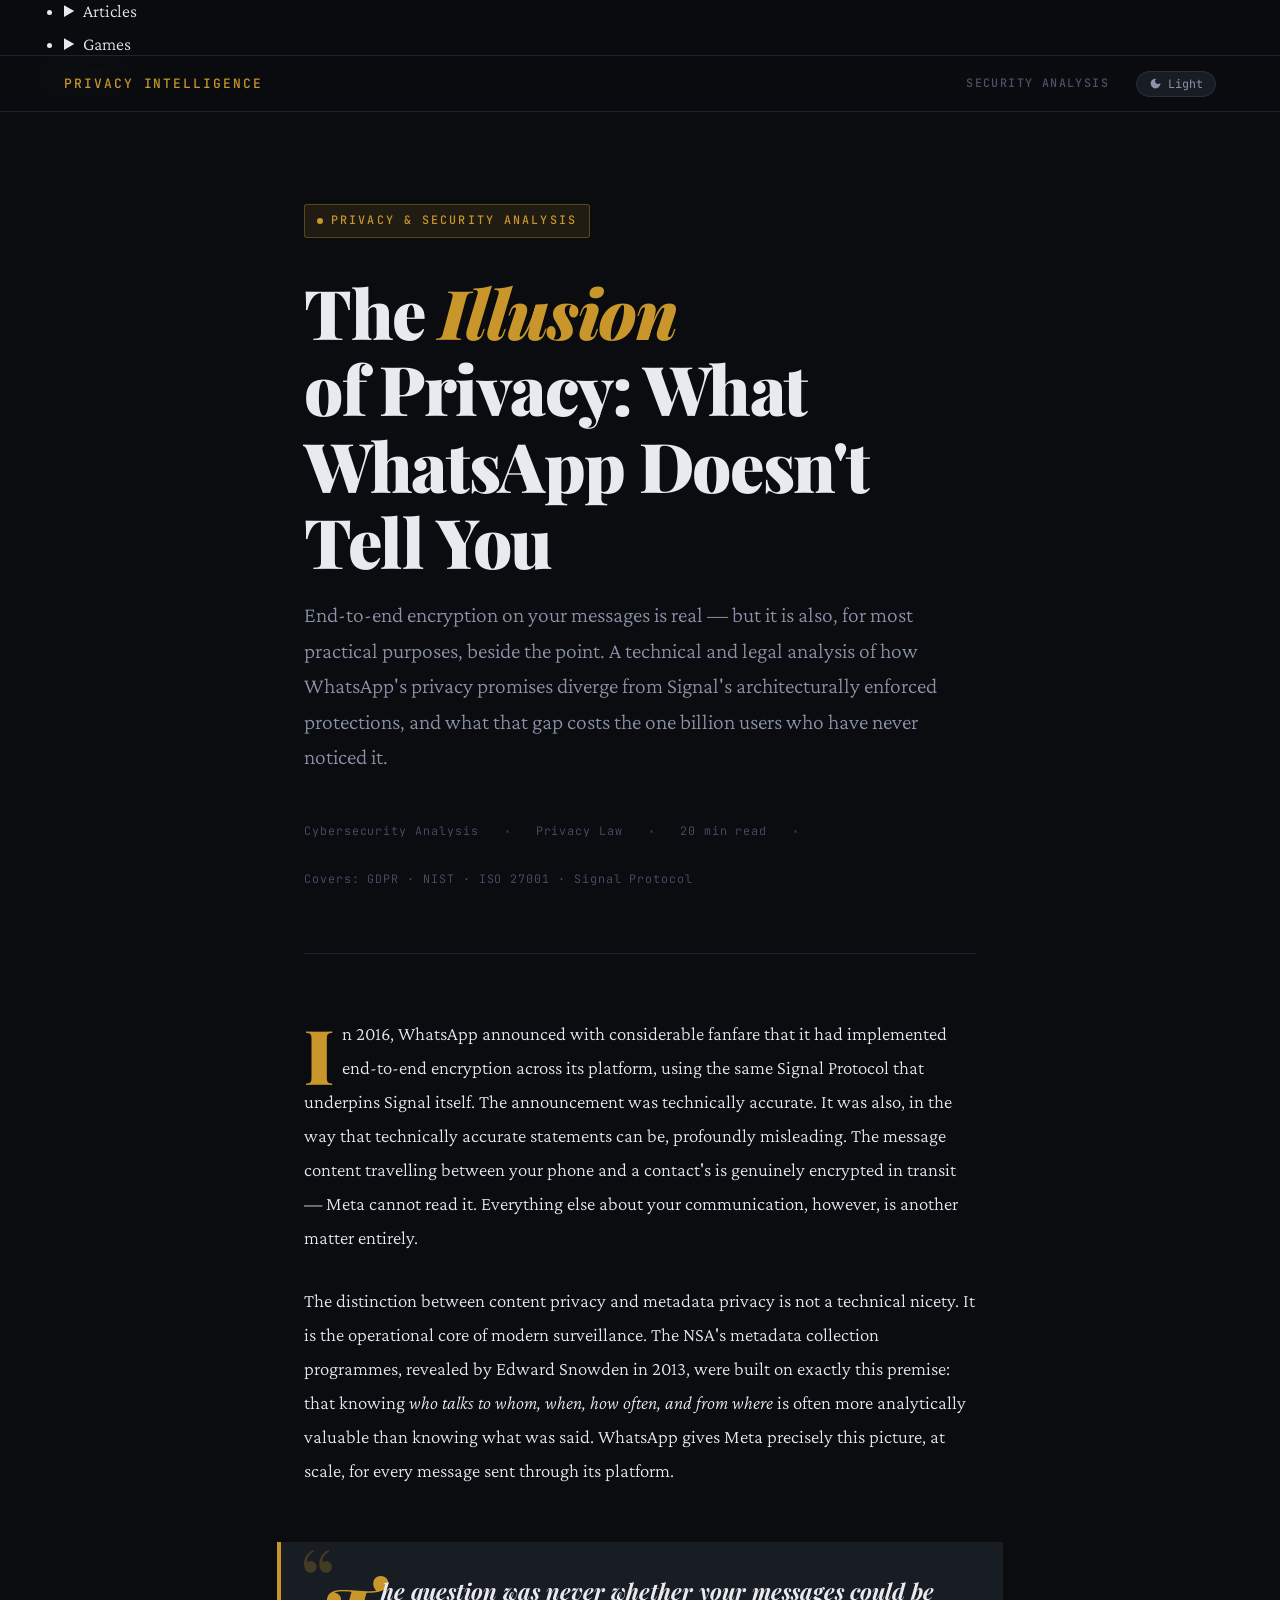
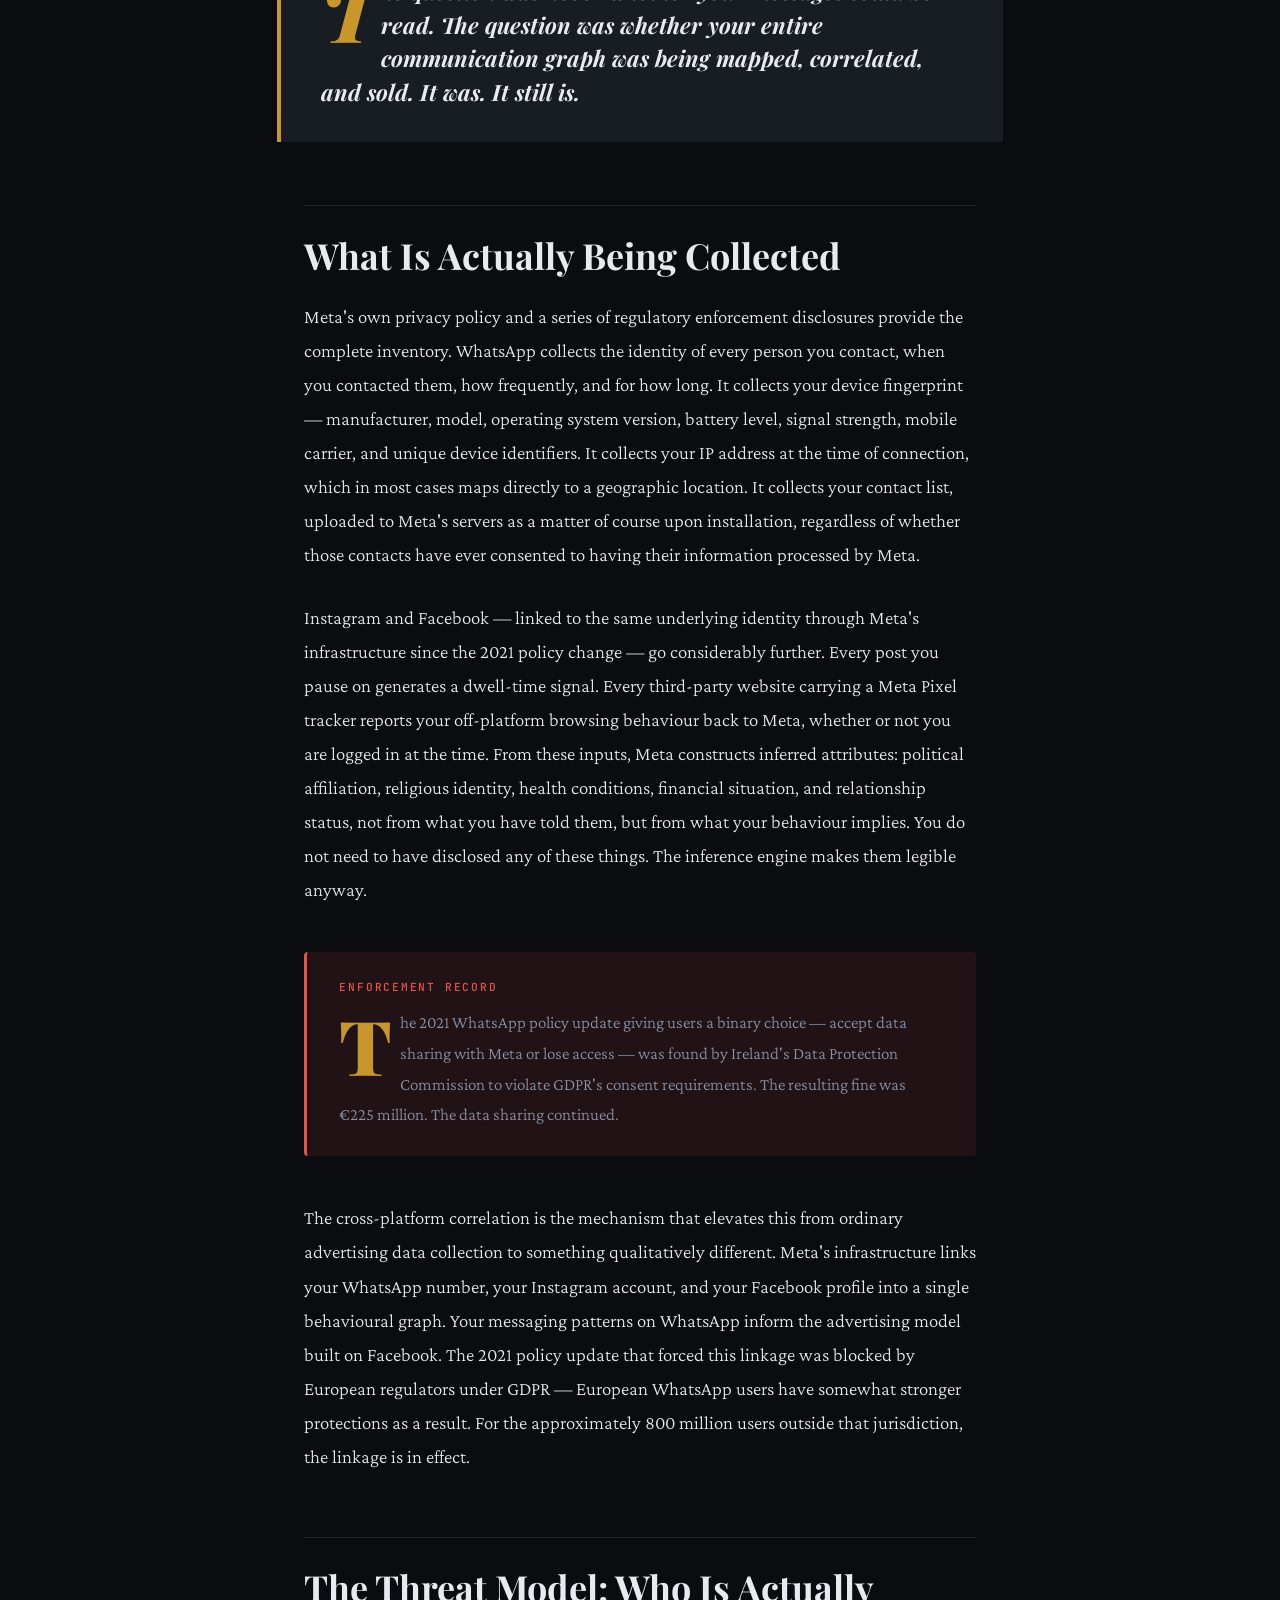
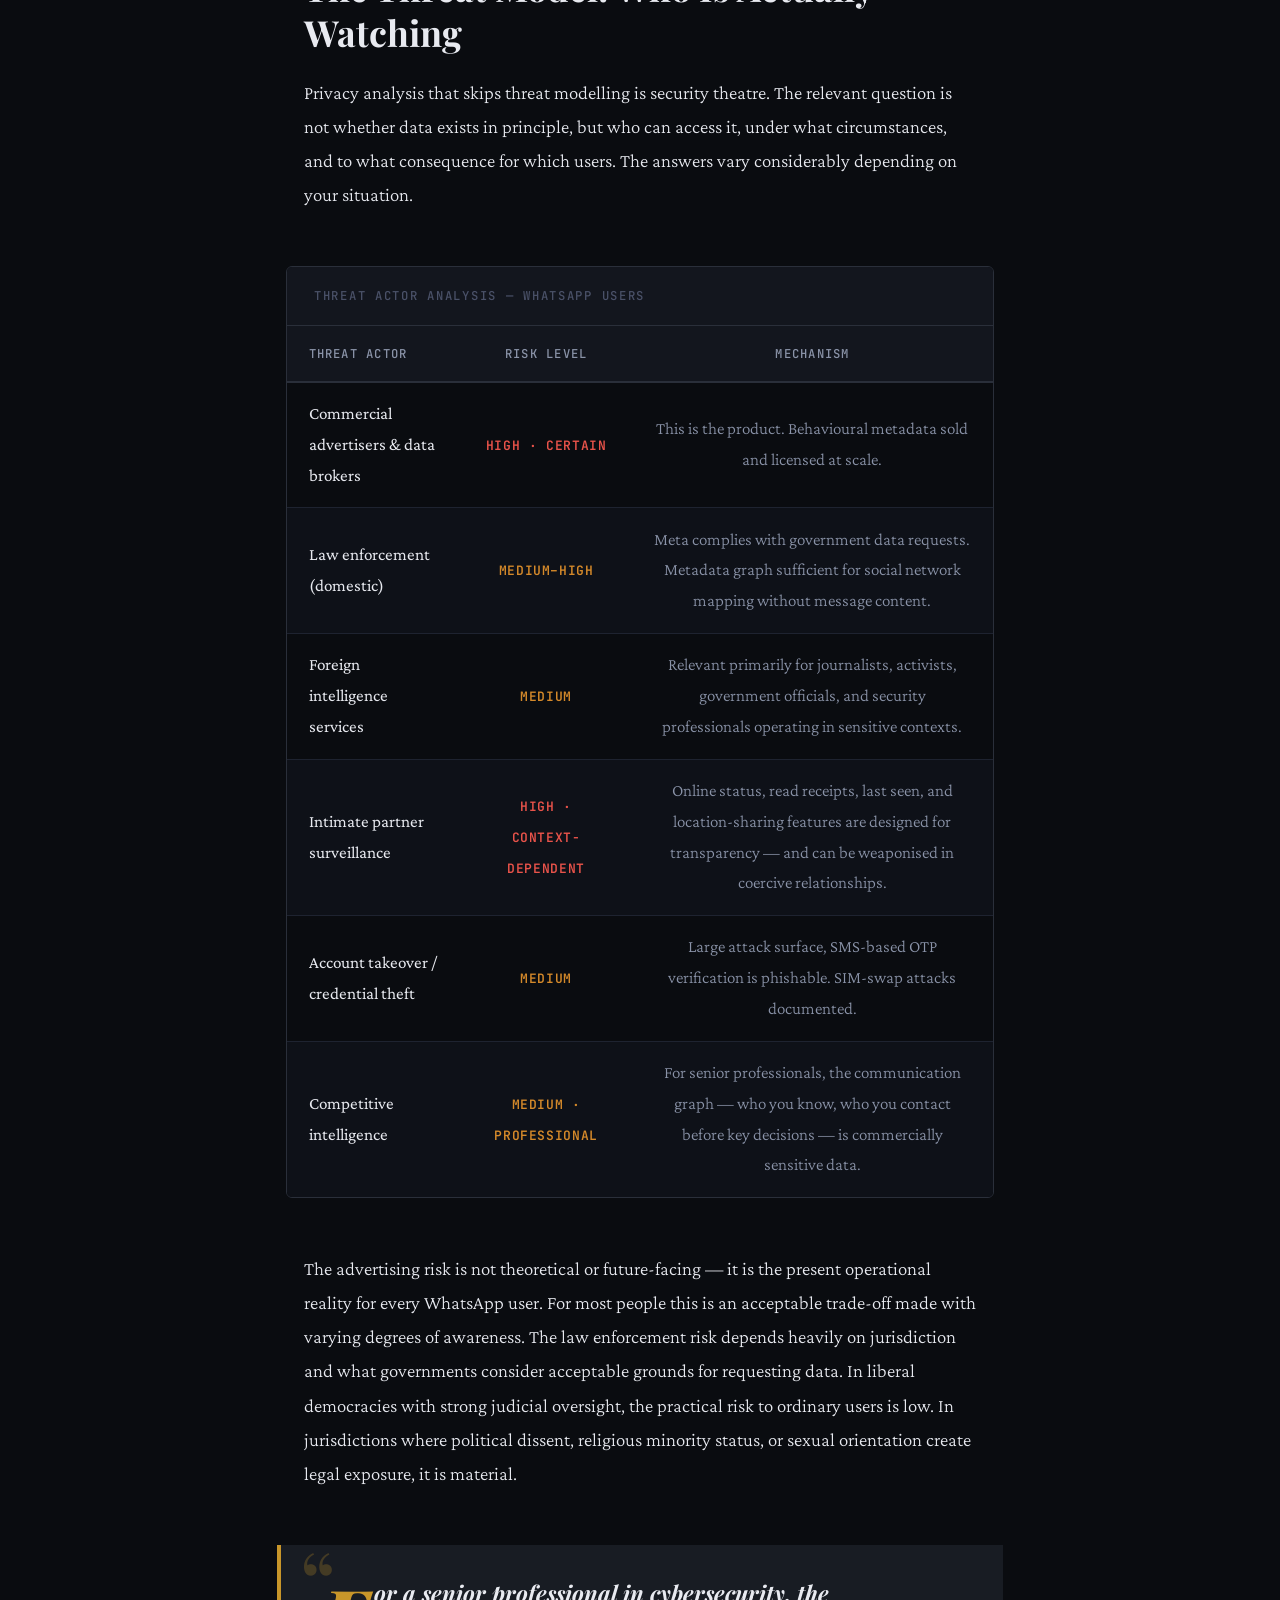
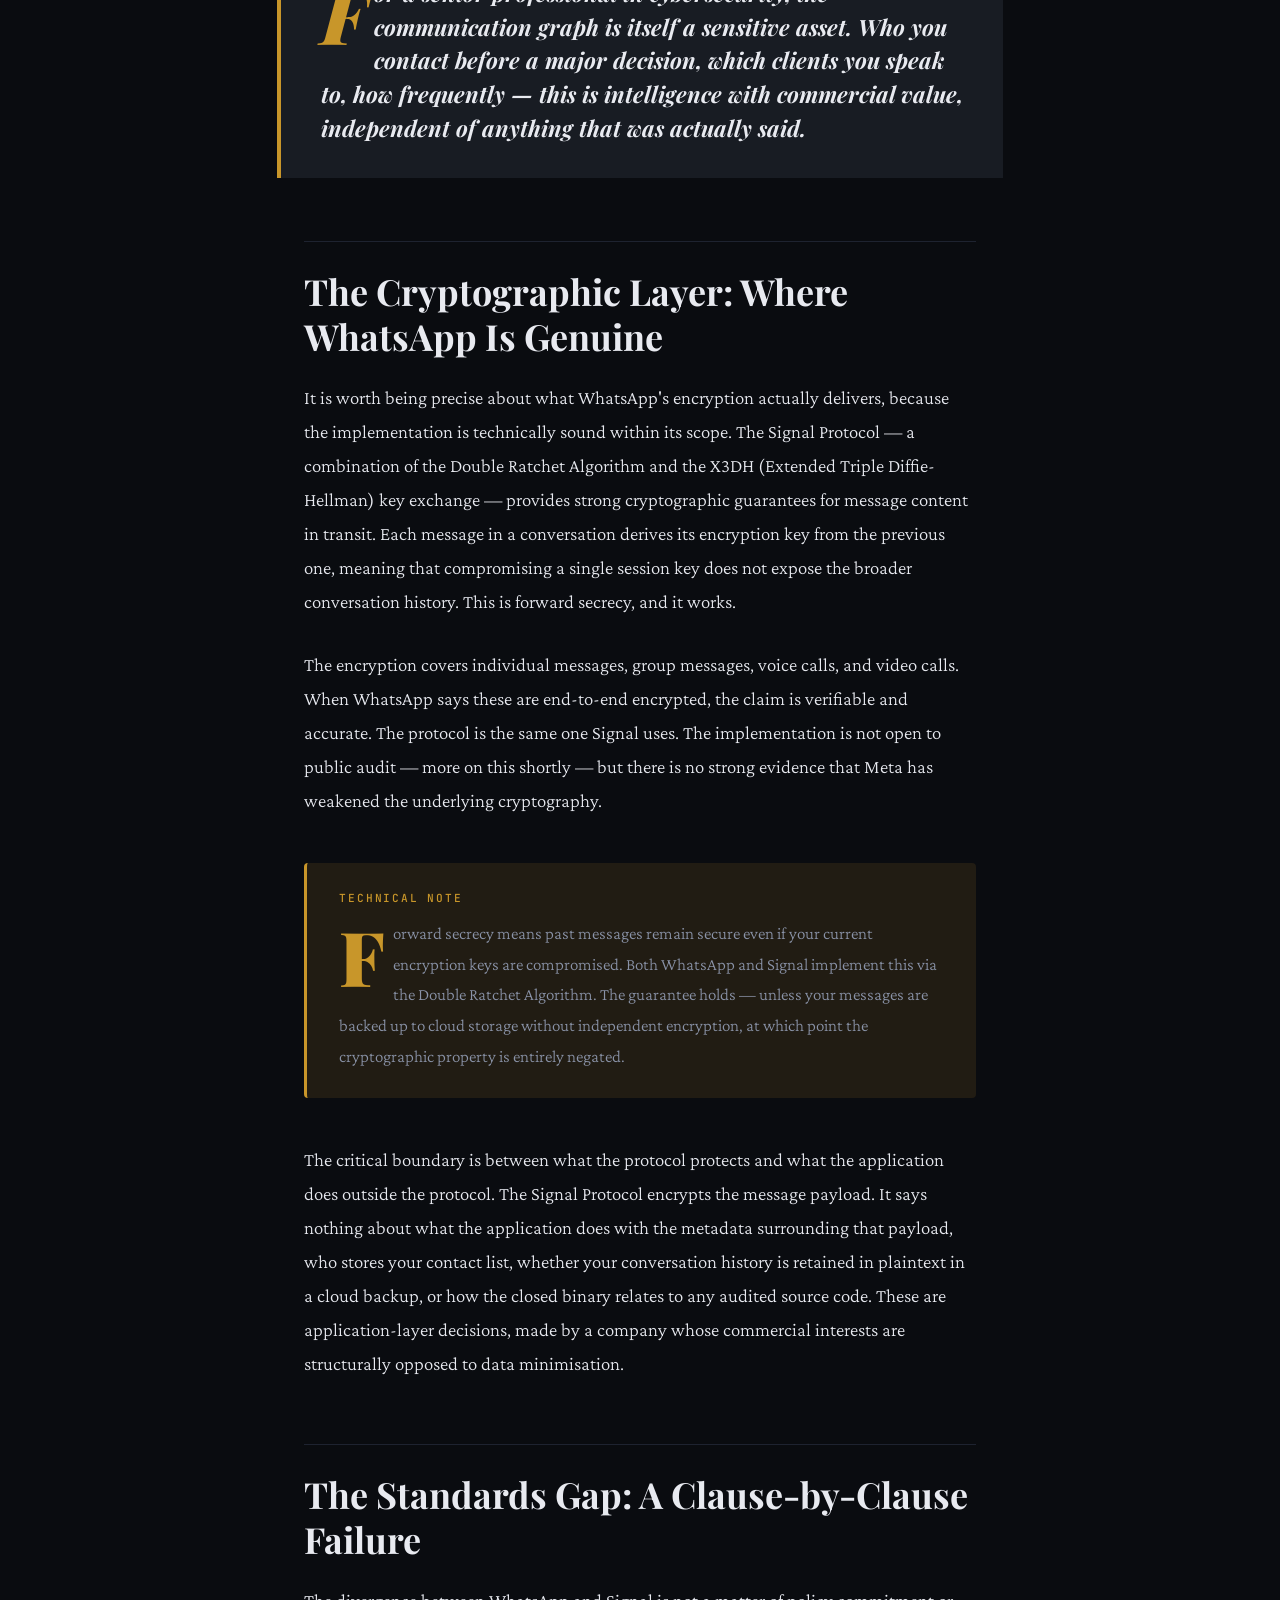
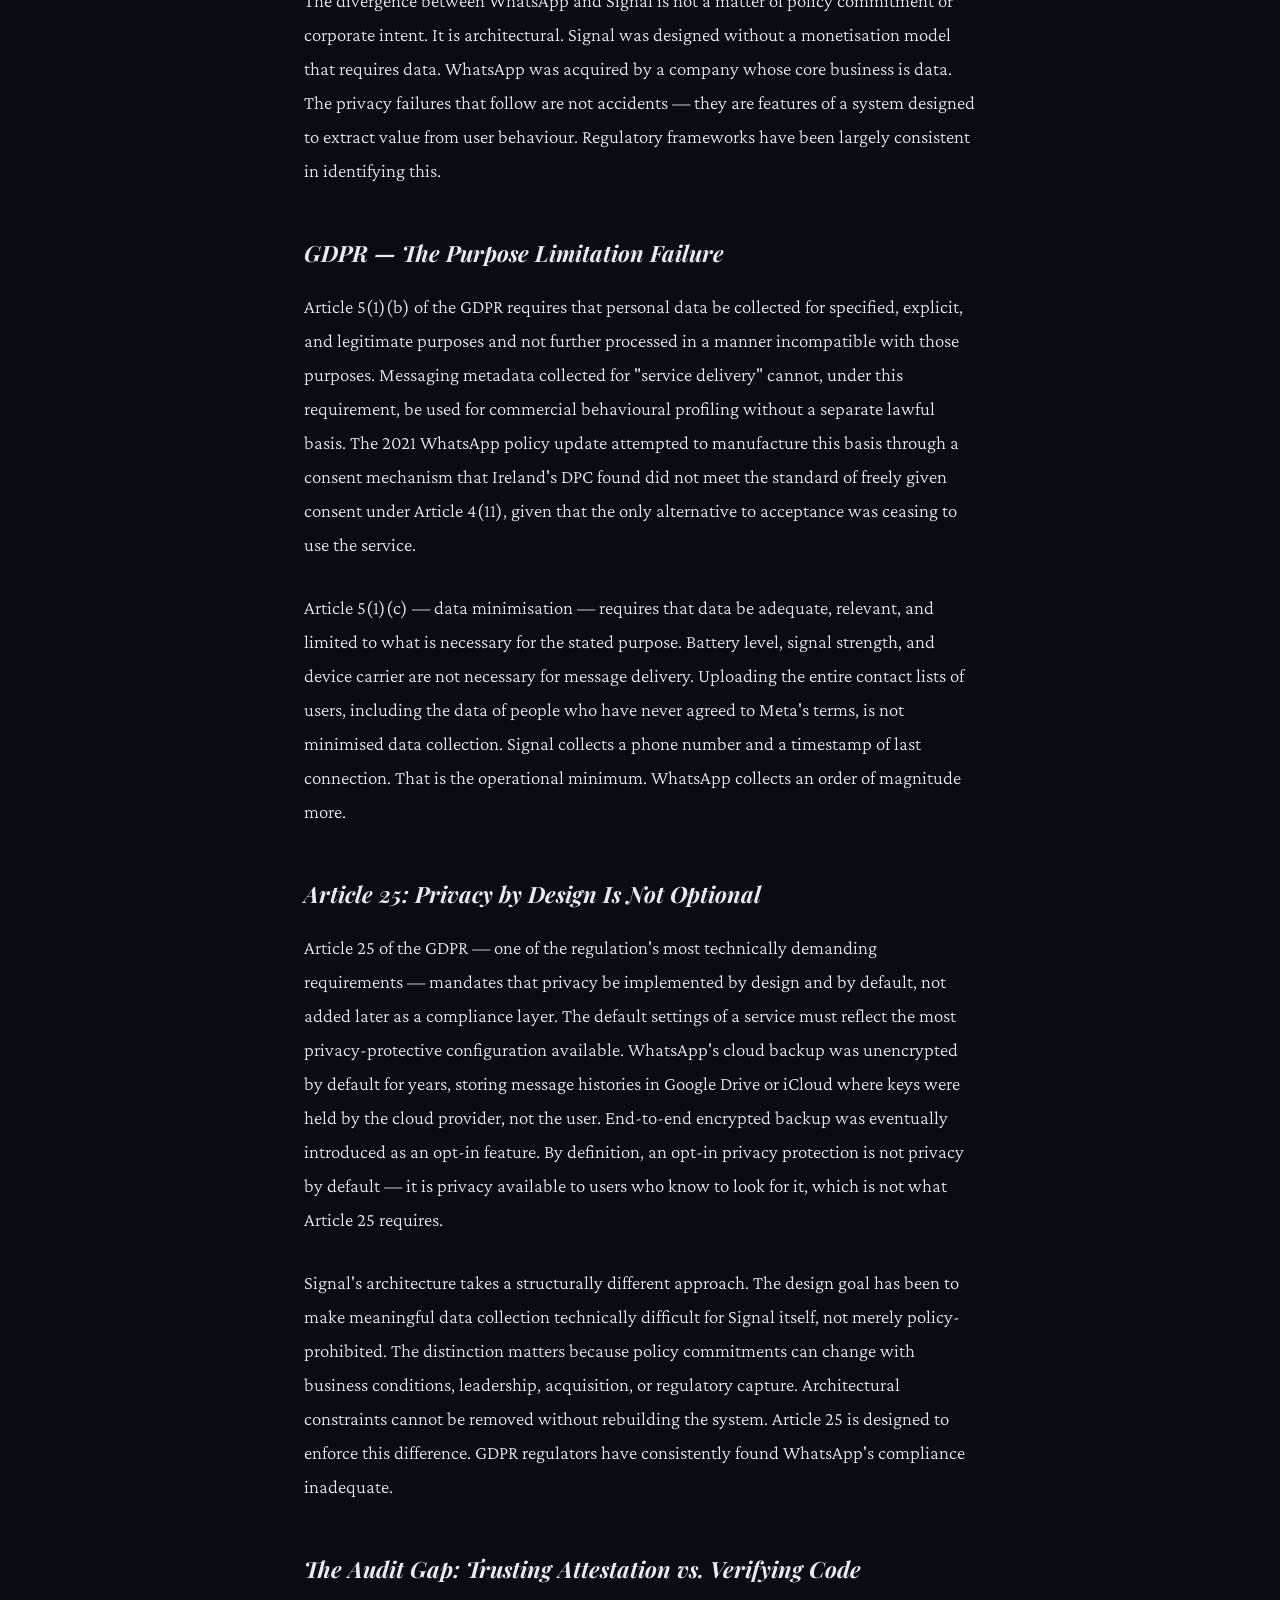
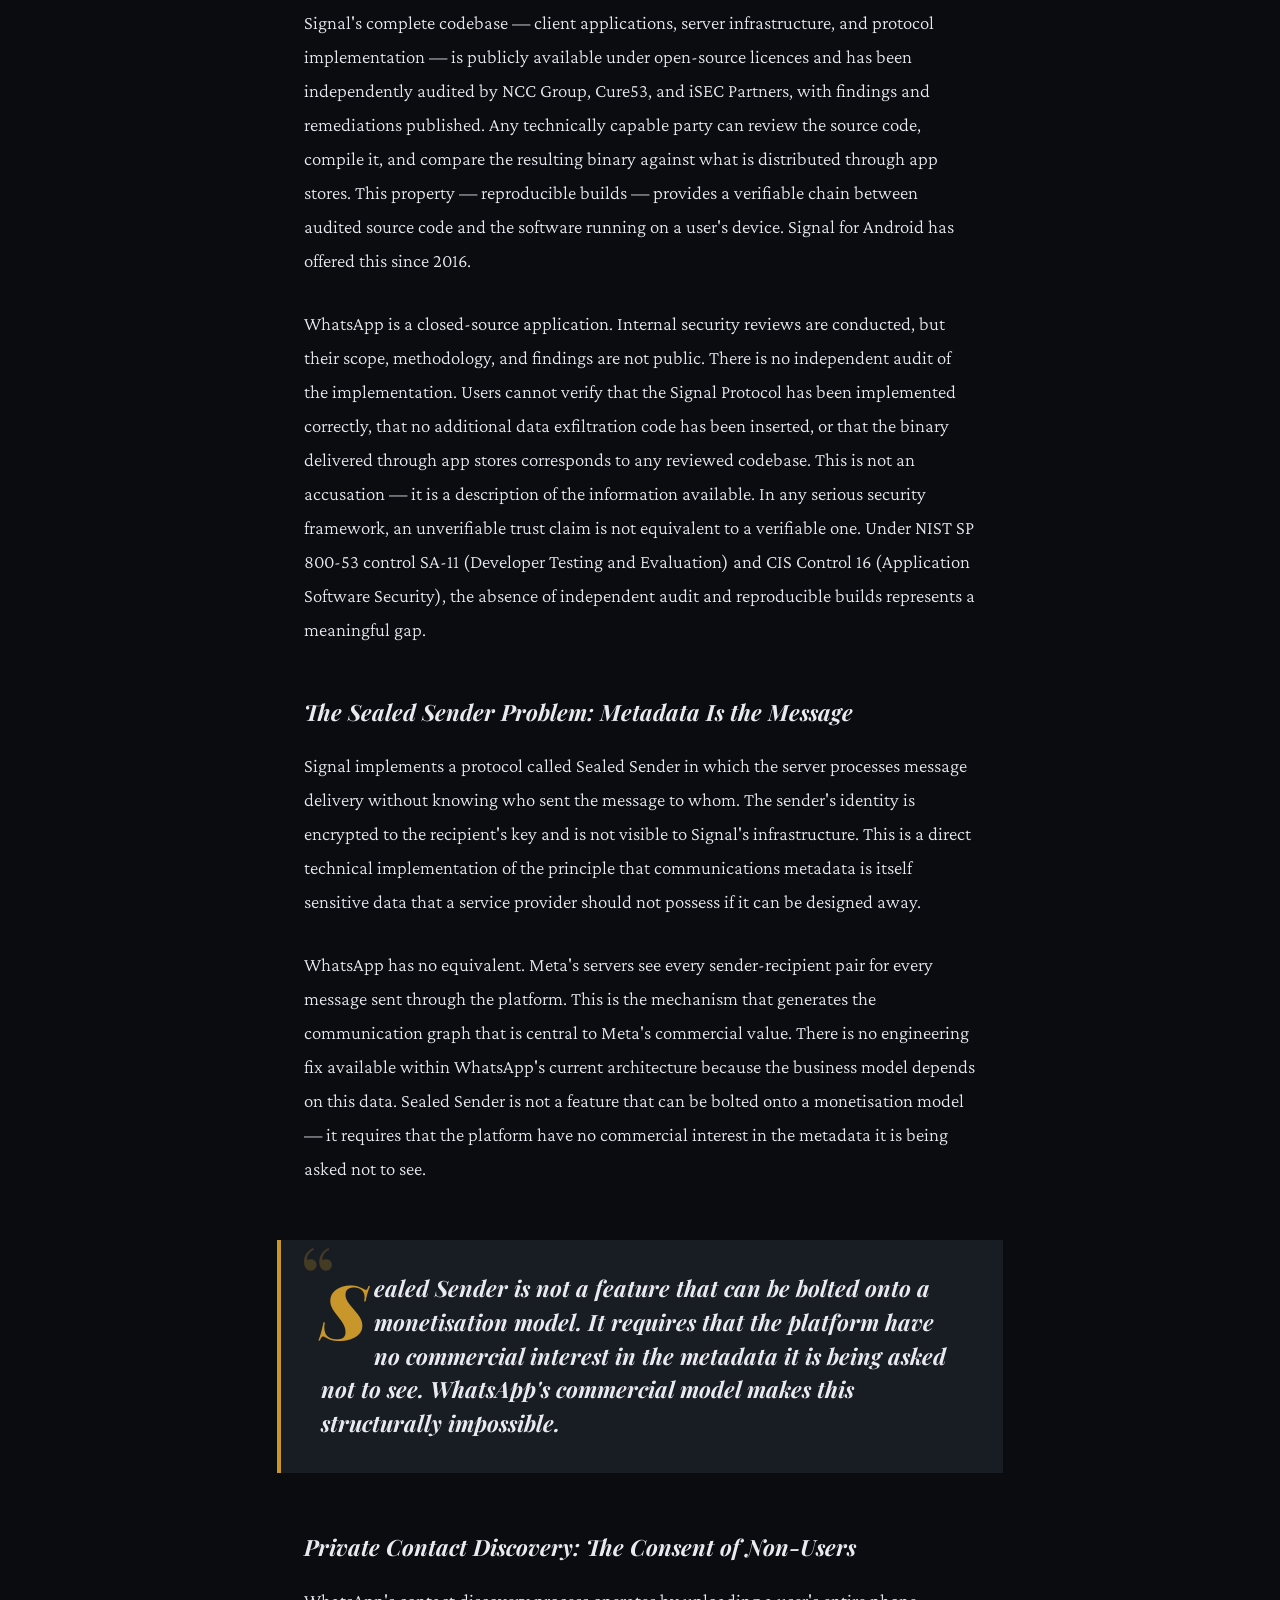
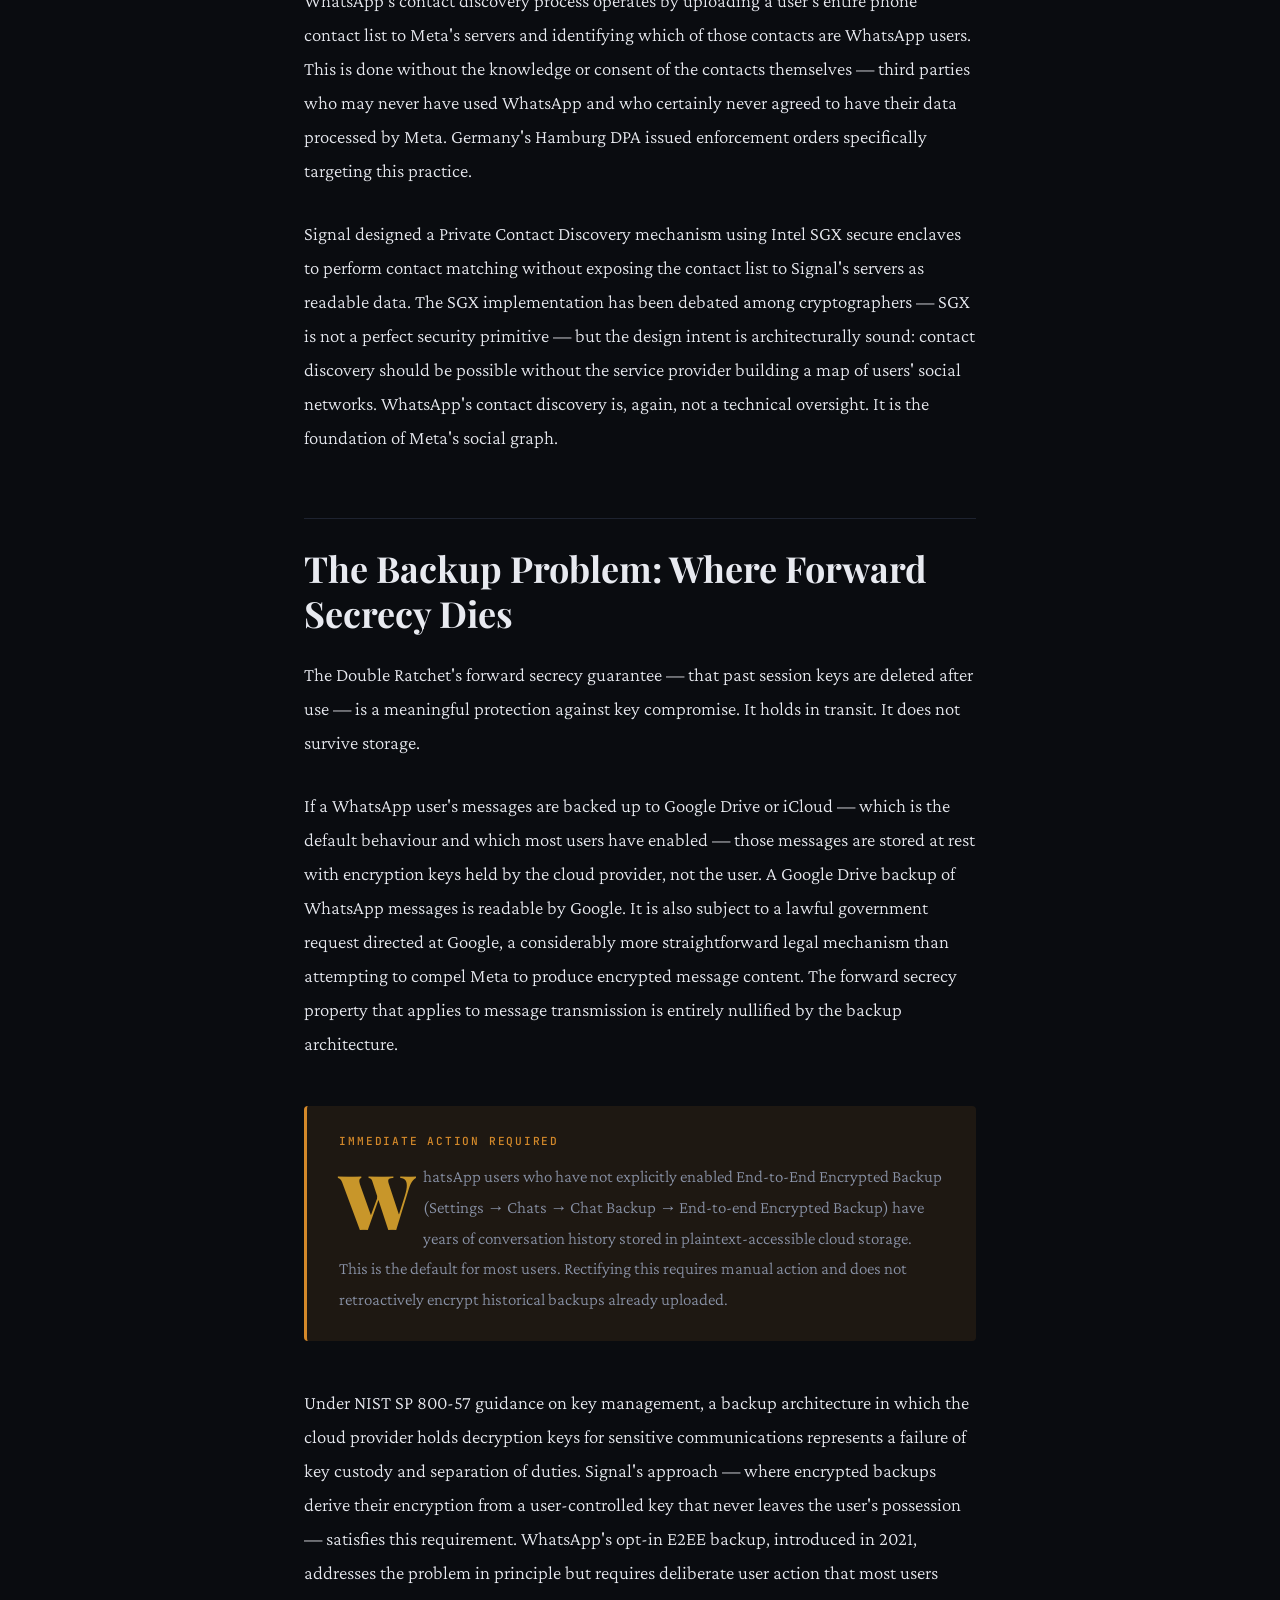
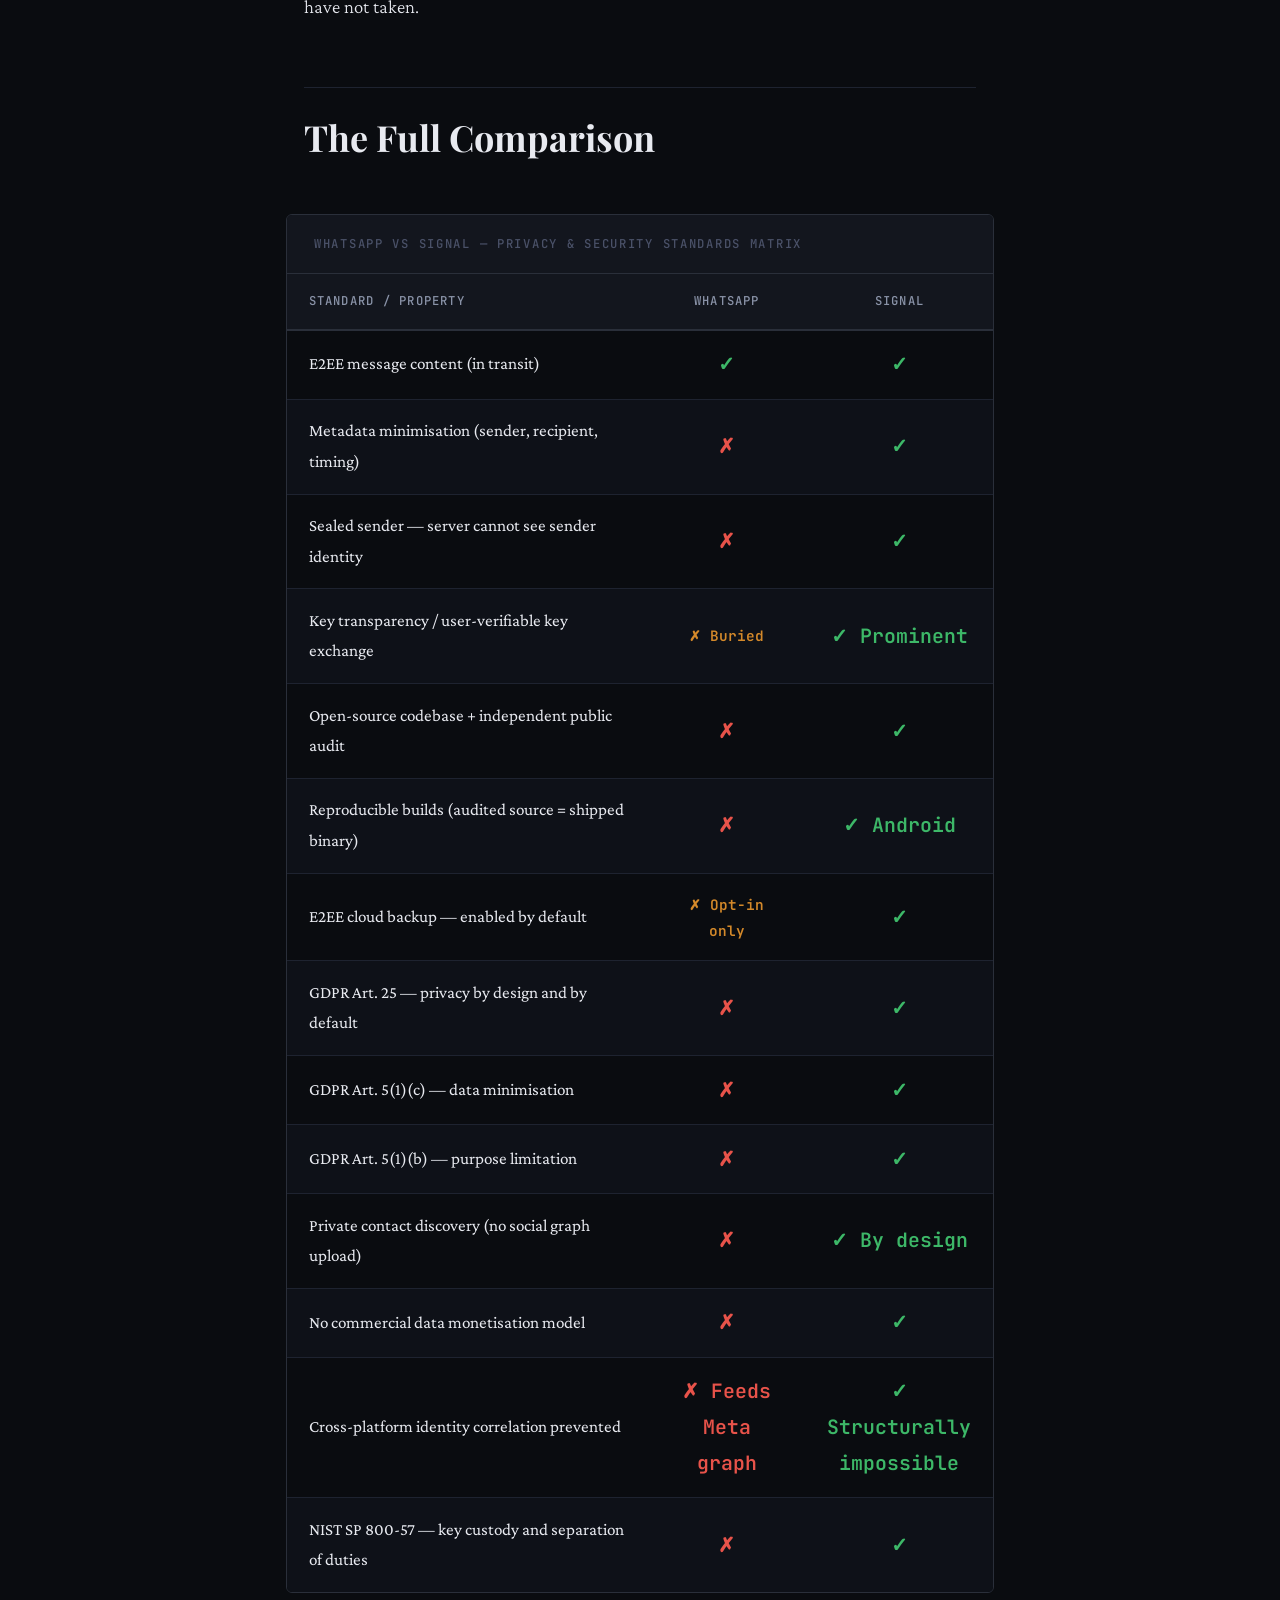
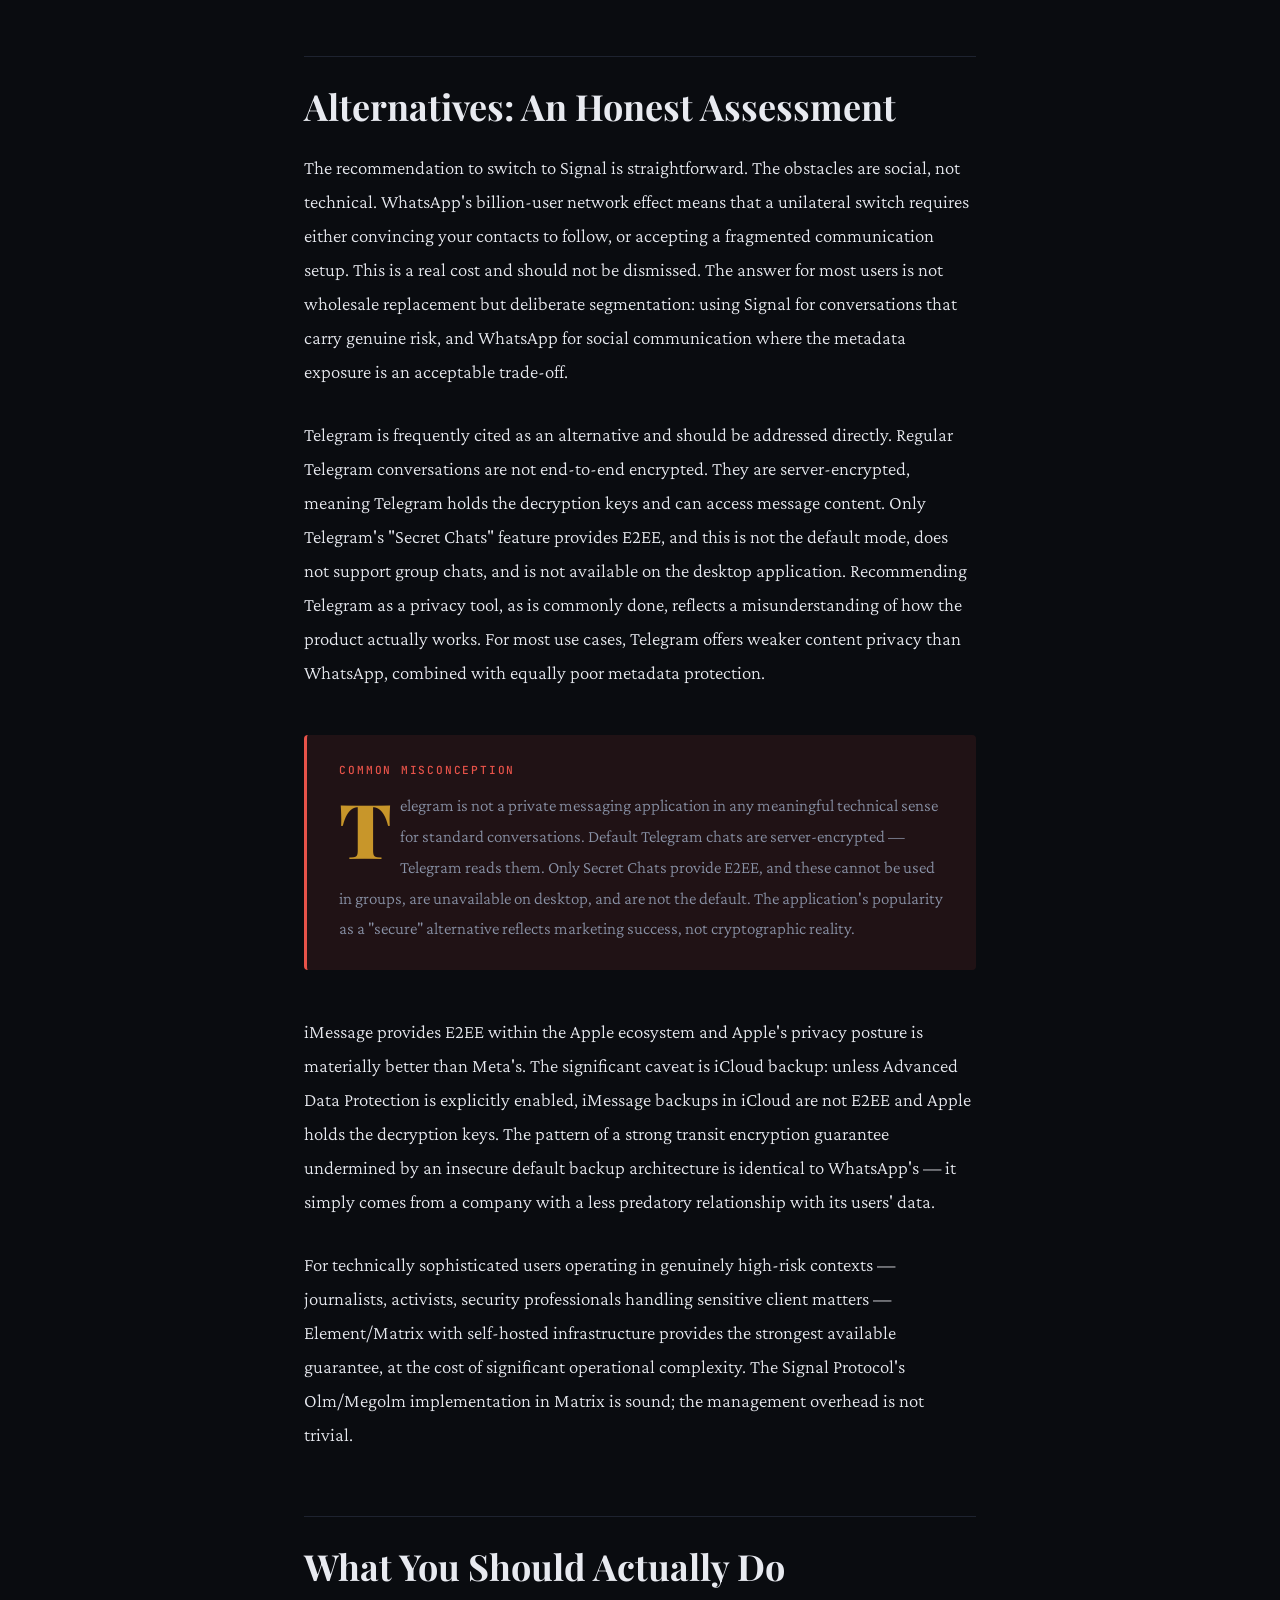
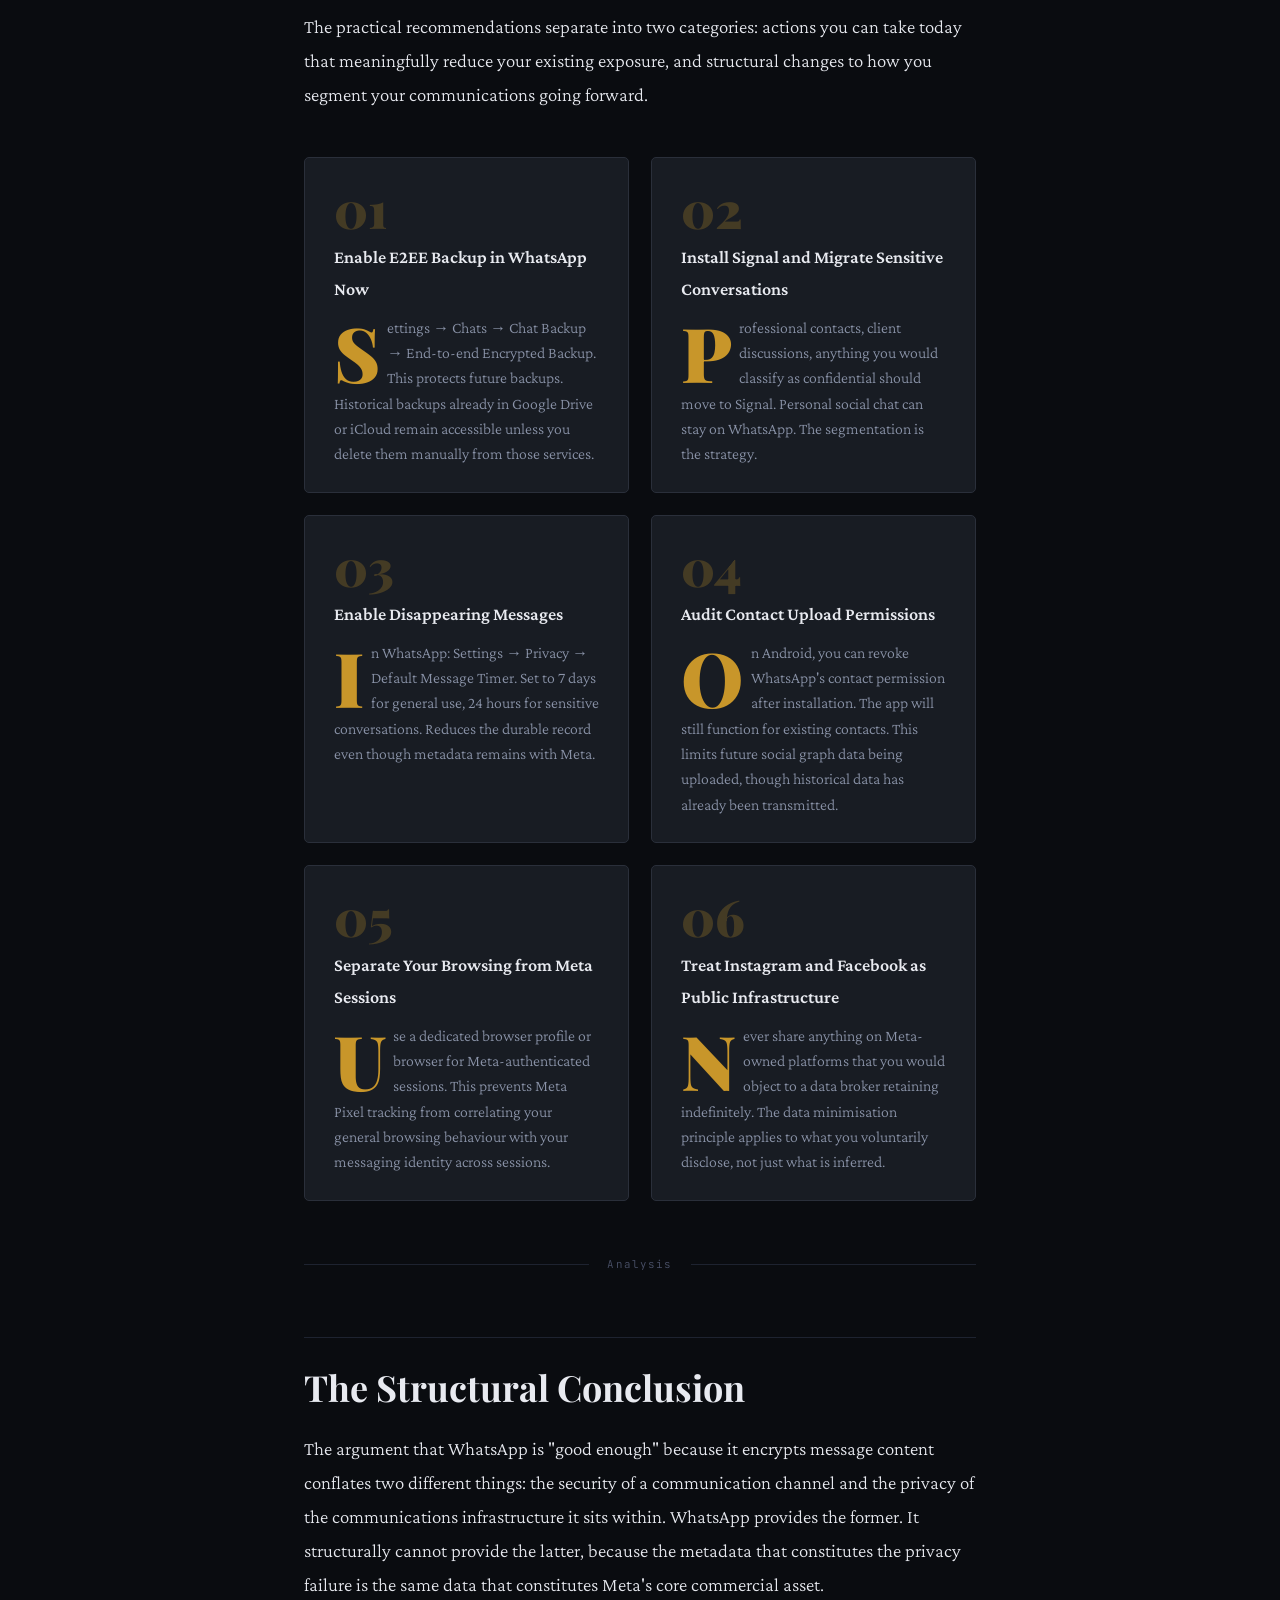
<file: articles/whatsapp-vs-signal.html>
<!DOCTYPE html>
<!--
  Title:   The Illusion of Privacy: WhatsApp vs Signal
  Purpose: Long-form editorial article on messaging privacy standards
  Author:  [Author Placeholder]
  Date:    [Publication Date Placeholder]
  Deps:    Google Fonts (Playfair Display, JetBrains Mono, Crimson Pro) — requires internet
-->
<html lang="en" data-theme="dark">
<head>
<meta charset="UTF-8" />
<meta name="viewport" content="width=device-width, initial-scale=1.0" />
<title>The Illusion of Privacy: What WhatsApp Doesn't Tell You</title>
<meta name="description" content="A technical and legal analysis of how WhatsApp's privacy claims diverge from Signal's architecturally enforced protections — and why the distinction matters." />
<link rel="preconnect" href="https://fonts.googleapis.com" />
<link rel="preconnect" href="https://fonts.gstatic.com" crossorigin />
<link href="https://fonts.googleapis.com/css2?family=Playfair+Display:ital,wght@0,700;0,900;1,700&family=Crimson+Pro:ital,wght@0,300;0,400;0,600;1,300;1,400&family=JetBrains+Mono:wght@400;500&display=swap" rel="stylesheet" />
<!-- NAV:START -->
<nav class="site-nav" aria-label="Site navigation">
  <ul>
    <li><a href="/index.html">Arvinder Singh | Cybersecurity Delivery &amp; Program Leader (IAM, PAM, MSS, GRC)</a></li>
    <li>
      <details><summary>Articles</summary>
        <ul>
          <li><a href="/articles/india-deforestation-events.html">Counting the Felled — India&#x27;s Forests, the Shield We&#x27;re Removing, and What&#x27;s Planned Next</a></li>
          <li><a href="/articles/ffmpeg-ytdlp-bench-manual.html">FFmpeg &amp; yt-dlp — The Bench Manual</a></li>
          <li><a href="/articles/punjab-2027-sitrep.html">Punjab 2027 — Sitrep &amp; Strategic Briefing</a></li>
          <li><a href="/articles/whatsapp-vs-signal.html">The Illusion of Privacy: What WhatsApp Doesn&#x27;t Tell You</a></li>
          <li><a href="/articles/ai-threat-velocity-vs-remediation.html">The Velocity Gap — AI&#x27;s Asymmetric Impact on Threat Vectors and Vulnerability Remediation</a></li>
          <li><a href="/articles/rajesh-exports-sebi.html">The ₹15 Lakh Crore Question: Inside the Rajesh Exports Case — arvindersingh.me</a></li>
        </ul>
      </details>
    </li>
    <li>
      <details><summary>Games</summary>
        <ul>
          <li><a href="/games/animal-dice-v3.html">ਡੰਗਰ DICE</a></li>
        </ul>
      </details>
    </li>
    <li>
      <details><summary>Sikhi</summary>
        <ul>
          <li><a href="/sikhi/sikh-quiz.html">Sikh History &amp; Rehit Maryada Quiz</a></li>
        </ul>
      </details>
    </li>
  </ul>
</nav>
<!-- NAV:END -->
<style>
/* ═══════════════════════════════════════════════
   THEME TOKENS
═══════════════════════════════════════════════ */
:root, :root[data-theme="dark"] {
  --bg-primary:     #0A0C10;
  --bg-secondary:   #111318;
  --bg-surface:     #181C23;
  --bg-elevated:    #1E232C;
  --border:         #2A2F3A;
  --border-subtle:  #1E2330;
  --text-primary:   #E8EAF0;
  --text-secondary: #8A93A8;
  --text-muted:     #4A5168;
  --accent:         #C8962A;
  --accent-hover:   #E0AA38;
  --accent-dim:     rgba(200,150,42,0.12);
  --success:        #3DB868;
  --success-dim:    rgba(61,184,104,0.10);
  --error:          #E8534A;
  --error-dim:      rgba(232,83,74,0.10);
  --warn:           #D4892A;
  --warn-dim:       rgba(212,137,42,0.10);
  --link:           #C8962A;
  --code-bg:        #141820;
  --pull-quote-bar: #C8962A;
  --table-header:   #13161E;
  --table-alt:      #0E1118;
  --progress-bar:   #C8962A;
  --tag-bg:         rgba(200,150,42,0.15);
  --tag-border:     rgba(200,150,42,0.35);
}

:root[data-theme="light"] {
  --bg-primary:     #F5F2EC;
  --bg-secondary:   #FFFDF8;
  --bg-surface:     #EDEAE2;
  --bg-elevated:    #E5E1D7;
  --border:         #C8C2B4;
  --border-subtle:  #DDD8CE;
  --text-primary:   #1A1612;
  --text-secondary: #5A5248;
  --text-muted:     #9A9288;
  --accent:         #8B5A1A;
  --accent-hover:   #A06820;
  --accent-dim:     rgba(139,90,26,0.10);
  --success:        #1E7A3C;
  --success-dim:    rgba(30,122,60,0.10);
  --error:          #B83030;
  --error-dim:      rgba(184,48,48,0.10);
  --warn:           #9A5A10;
  --warn-dim:       rgba(154,90,16,0.10);
  --link:           #8B5A1A;
  --code-bg:        #EAE6DC;
  --pull-quote-bar: #8B5A1A;
  --table-header:   #E0DCD2;
  --table-alt:      #EDEAE2;
  --progress-bar:   #8B5A1A;
  --tag-bg:         rgba(139,90,26,0.12);
  --tag-border:     rgba(139,90,26,0.30);
}

/* ═══════════════════════════════════════════════
   RESET & BASE
═══════════════════════════════════════════════ */
*, *::before, *::after { box-sizing: border-box; margin: 0; padding: 0; }

html { scroll-behavior: smooth; font-size: 18px; }

body {
  background: var(--bg-primary);
  color: var(--text-primary);
  font-family: 'Crimson Pro', 'Georgia', serif;
  font-weight: 300;
  line-height: 1.8;
  min-height: 100vh;
  overflow-x: hidden;
  transition: background 0.3s ease, color 0.3s ease;
}

/* ═══════════════════════════════════════════════
   READING PROGRESS BAR
═══════════════════════════════════════════════ */
#progress-bar {
  position: fixed;
  top: 0; left: 0;
  height: 3px;
  width: 0%;
  background: var(--progress-bar);
  z-index: 1000;
  transition: width 0.1s linear;
  box-shadow: 0 0 12px var(--accent);
}

/* ═══════════════════════════════════════════════
   STICKY HEADER / NAV
═══════════════════════════════════════════════ */
.site-nav {
  position: sticky;
  top: 0;
  z-index: 900;
  background: rgba(10,12,16,0.92);
  backdrop-filter: blur(12px);
  -webkit-backdrop-filter: blur(12px);
  border-bottom: 1px solid var(--border-subtle);
  padding: 0 clamp(1rem, 5vw, 4rem);
  display: flex;
  align-items: center;
  justify-content: space-between;
  height: 56px;
  transition: background 0.3s;
}

[data-theme="light"] .site-nav {
  background: rgba(245,242,236,0.92);
}

.nav-brand {
  font-family: 'JetBrains Mono', monospace;
  font-size: 0.72rem;
  font-weight: 500;
  color: var(--accent);
  letter-spacing: 0.15em;
  text-transform: uppercase;
}

.nav-right { display: flex; align-items: center; gap: 1.5rem; }

.nav-tag {
  font-family: 'JetBrains Mono', monospace;
  font-size: 0.65rem;
  font-weight: 500;
  letter-spacing: 0.12em;
  text-transform: uppercase;
  color: var(--text-muted);
}

/* Theme switcher */
.theme-switch {
  display: flex;
  align-items: center;
  gap: 6px;
  cursor: pointer;
  background: var(--bg-surface);
  border: 1px solid var(--border);
  border-radius: 20px;
  padding: 4px 12px;
  font-family: 'JetBrains Mono', monospace;
  font-size: 0.65rem;
  color: var(--text-secondary);
  transition: all 0.2s;
}
.theme-switch:hover { border-color: var(--accent); color: var(--accent); }
.theme-switch svg { width: 13px; height: 13px; fill: currentColor; }

/* ═══════════════════════════════════════════════
   LAYOUT
═══════════════════════════════════════════════ */
.article-wrap {
  max-width: 780px;
  margin: 0 auto;
  padding: 0 clamp(1.25rem, 5vw, 3rem);
}

/* ═══════════════════════════════════════════════
   HERO / HEADER
═══════════════════════════════════════════════ */
.article-hero {
  padding: 5rem 0 3.5rem;
  border-bottom: 1px solid var(--border-subtle);
  opacity: 0;
  transform: translateY(24px);
  animation: fadeUp 0.8s ease 0.1s forwards;
}

.article-category {
  display: inline-flex;
  align-items: center;
  gap: 8px;
  font-family: 'JetBrains Mono', monospace;
  font-size: 0.65rem;
  font-weight: 500;
  letter-spacing: 0.18em;
  text-transform: uppercase;
  color: var(--accent);
  background: var(--accent-dim);
  border: 1px solid var(--tag-border);
  border-radius: 3px;
  padding: 5px 12px;
  margin-bottom: 2rem;
}
.article-category::before {
  content: '';
  display: inline-block;
  width: 6px; height: 6px;
  background: var(--accent);
  border-radius: 50%;
}

h1.article-title {
  font-family: 'Playfair Display', 'Georgia', serif;
  font-size: clamp(2.2rem, 6vw, 3.8rem);
  font-weight: 900;
  line-height: 1.12;
  letter-spacing: -0.02em;
  color: var(--text-primary);
  margin-bottom: 1rem;
}

h1.article-title em {
  font-style: italic;
  color: var(--accent);
}

.article-deck {
  font-size: 1.2rem;
  font-weight: 300;
  line-height: 1.65;
  color: var(--text-secondary);
  max-width: 680px;
  margin-bottom: 2.5rem;
}

.article-meta {
  display: flex;
  flex-wrap: wrap;
  gap: 1.5rem;
  align-items: center;
  font-family: 'JetBrains Mono', monospace;
  font-size: 0.65rem;
  color: var(--text-muted);
  letter-spacing: 0.08em;
}

.meta-item { display: flex; align-items: center; gap: 6px; }
.meta-dot {
  width: 3px; height: 3px;
  background: var(--border);
  border-radius: 50%;
}

/* ═══════════════════════════════════════════════
   ARTICLE BODY TYPOGRAPHY
═══════════════════════════════════════════════ */
.article-body {
  padding: 3.5rem 0 5rem;
}

.article-body p {
  margin-bottom: 1.6rem;
  font-size: 1.05rem;
  color: var(--text-primary);
  font-weight: 300;
}

.article-body p:first-of-type::first-letter {
  font-family: 'Playfair Display', serif;
  font-size: 4.2rem;
  font-weight: 900;
  line-height: 0.82;
  float: left;
  margin: 0.08em 0.1em 0 0;
  color: var(--accent);
}

/* Section headings */
.article-body h2 {
  font-family: 'Playfair Display', serif;
  font-size: clamp(1.55rem, 3.5vw, 2rem);
  font-weight: 700;
  line-height: 1.25;
  color: var(--text-primary);
  margin: 3.5rem 0 1.2rem;
  padding-top: 1.5rem;
  border-top: 1px solid var(--border-subtle);
}

.article-body h3 {
  font-family: 'Playfair Display', serif;
  font-size: 1.25rem;
  font-weight: 700;
  font-style: italic;
  color: var(--text-primary);
  margin: 2.5rem 0 0.9rem;
}

/* Inline code / technical terms */
code {
  font-family: 'JetBrains Mono', monospace;
  font-size: 0.82em;
  background: var(--code-bg);
  color: var(--accent);
  border: 1px solid var(--border);
  border-radius: 3px;
  padding: 1px 6px;
}

/* Strong */
strong { font-weight: 600; color: var(--text-primary); }

/* ═══════════════════════════════════════════════
   PULL QUOTES
═══════════════════════════════════════════════ */
.pull-quote {
  margin: 3rem -1.5rem;
  padding: 1.8rem 2.2rem;
  border-left: 4px solid var(--pull-quote-bar);
  background: var(--bg-surface);
  position: relative;
  opacity: 0;
  transform: translateX(-12px);
  transition: opacity 0.6s ease, transform 0.6s ease;
}
.pull-quote.visible { opacity: 1; transform: translateX(0); }

.pull-quote::before {
  content: '\201C';
  font-family: 'Playfair Display', serif;
  font-size: 5rem;
  line-height: 1;
  color: var(--accent);
  opacity: 0.25;
  position: absolute;
  top: -0.5rem;
  left: 1rem;
}

.pull-quote p {
  font-family: 'Playfair Display', serif;
  font-size: 1.25rem;
  font-style: italic;
  font-weight: 700;
  line-height: 1.5;
  color: var(--text-primary);
  margin-bottom: 0 !important;
}

.pull-quote p::first-letter { all: unset; }

/* ═══════════════════════════════════════════════
   CALLOUT BOXES
═══════════════════════════════════════════════ */
.callout {
  margin: 2.5rem 0;
  padding: 1.4rem 1.8rem;
  border-radius: 4px;
  border-left: 3px solid;
  opacity: 0;
  transform: translateY(10px);
  transition: opacity 0.5s ease, transform 0.5s ease;
}
.callout.visible { opacity: 1; transform: translateY(0); }

.callout-warn {
  background: var(--warn-dim);
  border-color: var(--warn);
}
.callout-info {
  background: var(--accent-dim);
  border-color: var(--accent);
}
.callout-danger {
  background: var(--error-dim);
  border-color: var(--error);
}

.callout-label {
  font-family: 'JetBrains Mono', monospace;
  font-size: 0.62rem;
  font-weight: 500;
  letter-spacing: 0.16em;
  text-transform: uppercase;
  margin-bottom: 0.6rem;
}
.callout-warn .callout-label  { color: var(--warn); }
.callout-info .callout-label  { color: var(--accent); }
.callout-danger .callout-label{ color: var(--error); }

.callout p {
  font-size: 0.95rem !important;
  margin-bottom: 0 !important;
  color: var(--text-secondary) !important;
}
.callout p::first-letter { all: unset; }

/* ═══════════════════════════════════════════════
   COMPARISON TABLE
═══════════════════════════════════════════════ */
.table-wrap {
  margin: 3rem -1rem;
  overflow-x: auto;
  border-radius: 6px;
  border: 1px solid var(--border);
  opacity: 0;
  transform: translateY(16px);
  transition: opacity 0.7s ease, transform 0.7s ease;
}
.table-wrap.visible { opacity: 1; transform: translateY(0); }

.table-title {
  background: var(--table-header);
  padding: 1rem 1.5rem;
  border-bottom: 1px solid var(--border);
  font-family: 'JetBrains Mono', monospace;
  font-size: 0.68rem;
  font-weight: 500;
  letter-spacing: 0.14em;
  text-transform: uppercase;
  color: var(--text-muted);
}

table {
  width: 100%;
  border-collapse: collapse;
  font-size: 0.9rem;
}

thead tr {
  background: var(--table-header);
}

thead th {
  padding: 0.9rem 1.2rem;
  font-family: 'JetBrains Mono', monospace;
  font-size: 0.68rem;
  font-weight: 500;
  letter-spacing: 0.1em;
  text-transform: uppercase;
  color: var(--text-secondary);
  text-align: left;
  border-bottom: 2px solid var(--border);
}

thead th:not(:first-child) { text-align: center; }

tbody tr {
  border-bottom: 1px solid var(--border-subtle);
  transition: background 0.15s;
}
tbody tr:nth-child(even) { background: var(--table-alt); }
tbody tr:hover { background: var(--bg-elevated); }
tbody tr:last-child { border-bottom: none; }

td {
  padding: 0.9rem 1.2rem;
  color: var(--text-secondary);
  font-family: 'Crimson Pro', serif;
  font-size: 0.95rem;
  vertical-align: middle;
}

td:first-child { color: var(--text-primary); font-weight: 400; }
td:not(:first-child) { text-align: center; }

.tick, .cross, .warn-cell {
  font-size: 1.1rem;
  font-weight: 600;
  font-family: 'JetBrains Mono', monospace;
  display: inline-flex;
  align-items: center;
  gap: 5px;
}
.tick  { color: var(--success); }
.cross { color: var(--error); }
.warn-cell { color: var(--warn); font-size: 0.8rem; }

/* ═══════════════════════════════════════════════
   THREAT MODEL TABLE
═══════════════════════════════════════════════ */
.threat-table table { font-size: 0.85rem; }
.risk-high   { color: var(--error);   font-weight: 600; font-family: 'JetBrains Mono', monospace; font-size: 0.72rem; letter-spacing: 0.05em; }
.risk-med    { color: var(--warn);    font-weight: 600; font-family: 'JetBrains Mono', monospace; font-size: 0.72rem; letter-spacing: 0.05em; }
.risk-low    { color: var(--success); font-weight: 600; font-family: 'JetBrains Mono', monospace; font-size: 0.72rem; letter-spacing: 0.05em; }

/* ═══════════════════════════════════════════════
   RECOMMENDATION BLOCKS
═══════════════════════════════════════════════ */
.rec-grid {
  display: grid;
  grid-template-columns: repeat(auto-fit, minmax(290px, 1fr));
  gap: 1.2rem;
  margin: 2.5rem 0;
}

.rec-card {
  background: var(--bg-surface);
  border: 1px solid var(--border);
  border-radius: 5px;
  padding: 1.4rem 1.6rem;
  opacity: 0;
  transform: translateY(14px);
  transition: opacity 0.5s ease, transform 0.5s ease, border-color 0.2s;
}
.rec-card.visible { opacity: 1; transform: translateY(0); }
.rec-card:hover { border-color: var(--accent); }

.rec-number {
  font-family: 'Playfair Display', serif;
  font-size: 2.8rem;
  font-weight: 900;
  color: var(--accent);
  opacity: 0.25;
  line-height: 1;
  margin-bottom: 0.4rem;
}

.rec-card h4 {
  font-family: 'Crimson Pro', serif;
  font-size: 1rem;
  font-weight: 600;
  color: var(--text-primary);
  margin-bottom: 0.5rem;
}

.rec-card p {
  font-size: 0.88rem !important;
  color: var(--text-secondary) !important;
  line-height: 1.6;
  margin-bottom: 0 !important;
}
.rec-card p::first-letter { all: unset; }

/* ═══════════════════════════════════════════════
   SECTION FADE-IN (scroll triggered)
═══════════════════════════════════════════════ */
.fade-section {
  opacity: 0;
  transform: translateY(20px);
  transition: opacity 0.65s ease, transform 0.65s ease;
}
.fade-section.visible { opacity: 1; transform: translateY(0); }

/* Staggered children */
.stagger > * { opacity: 0; transform: translateY(16px); transition: opacity 0.5s ease, transform 0.5s ease; }
.stagger.visible > *:nth-child(1) { opacity:1; transform:none; transition-delay: 0.05s; }
.stagger.visible > *:nth-child(2) { opacity:1; transform:none; transition-delay: 0.15s; }
.stagger.visible > *:nth-child(3) { opacity:1; transform:none; transition-delay: 0.25s; }
.stagger.visible > *:nth-child(4) { opacity:1; transform:none; transition-delay: 0.35s; }
.stagger.visible > *:nth-child(5) { opacity:1; transform:none; transition-delay: 0.45s; }
.stagger.visible > *:nth-child(6) { opacity:1; transform:none; transition-delay: 0.55s; }

/* ═══════════════════════════════════════════════
   FOOTER
═══════════════════════════════════════════════ */
.article-footer {
  border-top: 1px solid var(--border-subtle);
  padding: 3rem 0 4rem;
  opacity: 0;
  animation: fadeUp 0.8s ease 0.3s forwards;
}

.footer-disclaimer {
  font-family: 'JetBrains Mono', monospace;
  font-size: 0.62rem;
  color: var(--text-muted);
  line-height: 1.9;
  letter-spacing: 0.04em;
}

.footer-sources h3 {
  font-family: 'Playfair Display', serif;
  font-size: 1rem;
  font-style: italic;
  color: var(--text-secondary);
  margin-bottom: 1rem;
  margin-top: 2.5rem;
}

.sources-list {
  list-style: none;
  display: flex;
  flex-direction: column;
  gap: 0.5rem;
}

.sources-list li {
  font-family: 'JetBrains Mono', monospace;
  font-size: 0.65rem;
  color: var(--text-muted);
  padding-left: 1.2rem;
  position: relative;
  line-height: 1.7;
}
.sources-list li::before {
  content: '→';
  position: absolute;
  left: 0;
  color: var(--accent);
}

/* ═══════════════════════════════════════════════
   ANIMATIONS
═══════════════════════════════════════════════ */
@keyframes fadeUp {
  from { opacity: 0; transform: translateY(24px); }
  to   { opacity: 1; transform: translateY(0); }
}

/* ═══════════════════════════════════════════════
   RESPONSIVE
═══════════════════════════════════════════════ */
@media (max-width: 640px) {
  .pull-quote { margin-left: 0; margin-right: 0; }
  .table-wrap { margin-left: 0; margin-right: 0; }
  .article-body p:first-of-type::first-letter { font-size: 3.2rem; }
  .rec-grid { grid-template-columns: 1fr; }
  .nav-tag { display: none; }
}

/* ═══════════════════════════════════════════════
   HORIZONTAL RULE
═══════════════════════════════════════════════ */
.section-rule {
  display: flex;
  align-items: center;
  gap: 1rem;
  margin: 3rem 0;
  color: var(--text-muted);
  font-family: 'JetBrains Mono', monospace;
  font-size: 0.6rem;
  letter-spacing: 0.2em;
}
.section-rule::before, .section-rule::after {
  content: '';
  flex: 1;
  height: 1px;
  background: var(--border-subtle);
}
</style>
</head>
<body>

<div id="progress-bar"></div>

<!-- NAV -->
<nav class="site-nav">
  <span class="nav-brand">Privacy Intelligence</span>
  <div class="nav-right">
    <span class="nav-tag">Security Analysis</span>
    <button class="theme-switch" onclick="toggleTheme()" aria-label="Toggle theme">
      <svg id="theme-icon" viewBox="0 0 24 24" xmlns="http://www.w3.org/2000/svg"><path d="M12 3a9 9 0 1 0 9 9c0-.46-.04-.92-.1-1.36a5.389 5.389 0 0 1-4.4 2.26 5.403 5.403 0 0 1-3.14-9.8c-.44-.06-.9-.1-1.36-.1z"/></svg>
      <span id="theme-label">Light</span>
    </button>
  </div>
</nav>

<main class="article-wrap">

  <!-- HERO -->
  <header class="article-hero">
    <div class="article-category">Privacy &amp; Security Analysis</div>
    <h1 class="article-title">The <em>Illusion</em> of&nbsp;Privacy: What WhatsApp Doesn't Tell&nbsp;You</h1>
    <p class="article-deck">End-to-end encryption on your messages is real — but it is also, for most practical purposes, beside the point. A technical and legal analysis of how WhatsApp's privacy promises diverge from Signal's architecturally enforced protections, and what that gap costs the one billion users who have never noticed it.</p>
    <div class="article-meta">
      <span class="meta-item">Cybersecurity Analysis</span>
      <span class="meta-dot"></span>
      <span class="meta-item">Privacy Law</span>
      <span class="meta-dot"></span>
      <span class="meta-item">20 min read</span>
      <span class="meta-dot"></span>
      <span class="meta-item">Covers: GDPR · NIST · ISO 27001 · Signal Protocol</span>
    </div>
  </header>

  <!-- BODY -->
  <article class="article-body">

    <p>In 2016, WhatsApp announced with considerable fanfare that it had implemented end-to-end encryption across its platform, using the same Signal Protocol that underpins Signal itself. The announcement was technically accurate. It was also, in the way that technically accurate statements can be, profoundly misleading. The message content travelling between your phone and a contact's is genuinely encrypted in transit — Meta cannot read it. Everything else about your communication, however, is another matter entirely.</p>

    <p>The distinction between content privacy and metadata privacy is not a technical nicety. It is the operational core of modern surveillance. The NSA's metadata collection programmes, revealed by Edward Snowden in 2013, were built on exactly this premise: that knowing <em>who talks to whom, when, how often, and from where</em> is often more analytically valuable than knowing what was said. WhatsApp gives Meta precisely this picture, at scale, for every message sent through its platform.</p>

    <div class="pull-quote fade-section">
      <p>The question was never whether your messages could be read. The question was whether your entire communication graph was being mapped, correlated, and sold. It was. It still is.</p>
    </div>

    <h2>What Is Actually Being Collected</h2>

    <p>Meta's own privacy policy and a series of regulatory enforcement disclosures provide the complete inventory. WhatsApp collects the identity of every person you contact, when you contacted them, how frequently, and for how long. It collects your device fingerprint — manufacturer, model, operating system version, battery level, signal strength, mobile carrier, and unique device identifiers. It collects your IP address at the time of connection, which in most cases maps directly to a geographic location. It collects your contact list, uploaded to Meta's servers as a matter of course upon installation, regardless of whether those contacts have ever consented to having their information processed by Meta.</p>

    <p>Instagram and Facebook — linked to the same underlying identity through Meta's infrastructure since the 2021 policy change — go considerably further. Every post you pause on generates a dwell-time signal. Every third-party website carrying a Meta Pixel tracker reports your off-platform browsing behaviour back to Meta, whether or not you are logged in at the time. From these inputs, Meta constructs inferred attributes: political affiliation, religious identity, health conditions, financial situation, and relationship status, not from what you have told them, but from what your behaviour implies. You do not need to have disclosed any of these things. The inference engine makes them legible anyway.</p>

    <div class="callout callout-danger fade-section">
      <div class="callout-label">Enforcement Record</div>
      <p>The 2021 WhatsApp policy update giving users a binary choice — accept data sharing with Meta or lose access — was found by Ireland's Data Protection Commission to violate GDPR's consent requirements. The resulting fine was €225 million. The data sharing continued.</p>
    </div>

    <p>The cross-platform correlation is the mechanism that elevates this from ordinary advertising data collection to something qualitatively different. Meta's infrastructure links your WhatsApp number, your Instagram account, and your Facebook profile into a single behavioural graph. Your messaging patterns on WhatsApp inform the advertising model built on Facebook. The 2021 policy update that forced this linkage was blocked by European regulators under GDPR — European WhatsApp users have somewhat stronger protections as a result. For the approximately 800 million users outside that jurisdiction, the linkage is in effect.</p>

    <h2>The Threat Model: Who Is Actually Watching</h2>

    <p>Privacy analysis that skips threat modelling is security theatre. The relevant question is not whether data exists in principle, but who can access it, under what circumstances, and to what consequence for which users. The answers vary considerably depending on your situation.</p>

    <div class="table-wrap threat-table fade-section">
      <div class="table-title">Threat Actor Analysis — WhatsApp Users</div>
      <table>
        <thead>
          <tr>
            <th>Threat Actor</th>
            <th>Risk Level</th>
            <th>Mechanism</th>
          </tr>
        </thead>
        <tbody>
          <tr>
            <td>Commercial advertisers &amp; data brokers</td>
            <td><span class="risk-high">HIGH · CERTAIN</span></td>
            <td>This is the product. Behavioural metadata sold and licensed at scale.</td>
          </tr>
          <tr>
            <td>Law enforcement (domestic)</td>
            <td><span class="risk-med">MEDIUM–HIGH</span></td>
            <td>Meta complies with government data requests. Metadata graph sufficient for social network mapping without message content.</td>
          </tr>
          <tr>
            <td>Foreign intelligence services</td>
            <td><span class="risk-med">MEDIUM</span></td>
            <td>Relevant primarily for journalists, activists, government officials, and security professionals operating in sensitive contexts.</td>
          </tr>
          <tr>
            <td>Intimate partner surveillance</td>
            <td><span class="risk-high">HIGH · CONTEXT-DEPENDENT</span></td>
            <td>Online status, read receipts, last seen, and location-sharing features are designed for transparency — and can be weaponised in coercive relationships.</td>
          </tr>
          <tr>
            <td>Account takeover / credential theft</td>
            <td><span class="risk-med">MEDIUM</span></td>
            <td>Large attack surface, SMS-based OTP verification is phishable. SIM-swap attacks documented.</td>
          </tr>
          <tr>
            <td>Competitive intelligence</td>
            <td><span class="risk-med">MEDIUM · PROFESSIONAL</span></td>
            <td>For senior professionals, the communication graph — who you know, who you contact before key decisions — is commercially sensitive data.</td>
          </tr>
        </tbody>
      </table>
    </div>

    <p>The advertising risk is not theoretical or future-facing — it is the present operational reality for every WhatsApp user. For most people this is an acceptable trade-off made with varying degrees of awareness. The law enforcement risk depends heavily on jurisdiction and what governments consider acceptable grounds for requesting data. In liberal democracies with strong judicial oversight, the practical risk to ordinary users is low. In jurisdictions where political dissent, religious minority status, or sexual orientation create legal exposure, it is material.</p>

    <div class="pull-quote fade-section">
      <p>For a senior professional in cybersecurity, the communication graph is itself a sensitive asset. Who you contact before a major decision, which clients you speak to, how frequently — this is intelligence with commercial value, independent of anything that was actually said.</p>
    </div>

    <h2>The Cryptographic Layer: Where WhatsApp Is Genuine</h2>

    <p>It is worth being precise about what WhatsApp's encryption actually delivers, because the implementation is technically sound within its scope. The Signal Protocol — a combination of the Double Ratchet Algorithm and the X3DH (Extended Triple Diffie-Hellman) key exchange — provides strong cryptographic guarantees for message content in transit. Each message in a conversation derives its encryption key from the previous one, meaning that compromising a single session key does not expose the broader conversation history. This is forward secrecy, and it works.</p>

    <p>The encryption covers individual messages, group messages, voice calls, and video calls. When WhatsApp says these are end-to-end encrypted, the claim is verifiable and accurate. The protocol is the same one Signal uses. The implementation is not open to public audit — more on this shortly — but there is no strong evidence that Meta has weakened the underlying cryptography.</p>

    <div class="callout callout-info fade-section">
      <div class="callout-label">Technical Note</div>
      <p>Forward secrecy means past messages remain secure even if your current encryption keys are compromised. Both WhatsApp and Signal implement this via the Double Ratchet Algorithm. The guarantee holds — unless your messages are backed up to cloud storage without independent encryption, at which point the cryptographic property is entirely negated.</p>
    </div>

    <p>The critical boundary is between what the protocol protects and what the application does outside the protocol. The Signal Protocol encrypts the message payload. It says nothing about what the application does with the metadata surrounding that payload, who stores your contact list, whether your conversation history is retained in plaintext in a cloud backup, or how the closed binary relates to any audited source code. These are application-layer decisions, made by a company whose commercial interests are structurally opposed to data minimisation.</p>

    <h2>The Standards Gap: A Clause-by-Clause Failure</h2>

    <p>The divergence between WhatsApp and Signal is not a matter of policy commitment or corporate intent. It is architectural. Signal was designed without a monetisation model that requires data. WhatsApp was acquired by a company whose core business is data. The privacy failures that follow are not accidents — they are features of a system designed to extract value from user behaviour. Regulatory frameworks have been largely consistent in identifying this.</p>

    <h3>GDPR — The Purpose Limitation Failure</h3>

    <p>Article 5(1)(b) of the GDPR requires that personal data be collected for specified, explicit, and legitimate purposes and not further processed in a manner incompatible with those purposes. Messaging metadata collected for "service delivery" cannot, under this requirement, be used for commercial behavioural profiling without a separate lawful basis. The 2021 WhatsApp policy update attempted to manufacture this basis through a consent mechanism that Ireland's DPC found did not meet the standard of freely given consent under Article 4(11), given that the only alternative to acceptance was ceasing to use the service.</p>

    <p>Article 5(1)(c) — data minimisation — requires that data be adequate, relevant, and limited to what is necessary for the stated purpose. Battery level, signal strength, and device carrier are not necessary for message delivery. Uploading the entire contact lists of users, including the data of people who have never agreed to Meta's terms, is not minimised data collection. Signal collects a phone number and a timestamp of last connection. That is the operational minimum. WhatsApp collects an order of magnitude more.</p>

    <h3>Article 25: Privacy by Design Is Not Optional</h3>

    <p>Article 25 of the GDPR — one of the regulation's most technically demanding requirements — mandates that privacy be implemented by design and by default, not added later as a compliance layer. The default settings of a service must reflect the most privacy-protective configuration available. WhatsApp's cloud backup was unencrypted by default for years, storing message histories in Google Drive or iCloud where keys were held by the cloud provider, not the user. End-to-end encrypted backup was eventually introduced as an opt-in feature. By definition, an opt-in privacy protection is not privacy by default — it is privacy available to users who know to look for it, which is not what Article 25 requires.</p>

    <p>Signal's architecture takes a structurally different approach. The design goal has been to make meaningful data collection technically difficult for Signal itself, not merely policy-prohibited. The distinction matters because policy commitments can change with business conditions, leadership, acquisition, or regulatory capture. Architectural constraints cannot be removed without rebuilding the system. Article 25 is designed to enforce this difference. GDPR regulators have consistently found WhatsApp's compliance inadequate.</p>

    <h3>The Audit Gap: Trusting Attestation vs. Verifying Code</h3>

    <p>Signal's complete codebase — client applications, server infrastructure, and protocol implementation — is publicly available under open-source licences and has been independently audited by NCC Group, Cure53, and iSEC Partners, with findings and remediations published. Any technically capable party can review the source code, compile it, and compare the resulting binary against what is distributed through app stores. This property — reproducible builds — provides a verifiable chain between audited source code and the software running on a user's device. Signal for Android has offered this since 2016.</p>

    <p>WhatsApp is a closed-source application. Internal security reviews are conducted, but their scope, methodology, and findings are not public. There is no independent audit of the implementation. Users cannot verify that the Signal Protocol has been implemented correctly, that no additional data exfiltration code has been inserted, or that the binary delivered through app stores corresponds to any reviewed codebase. This is not an accusation — it is a description of the information available. In any serious security framework, an unverifiable trust claim is not equivalent to a verifiable one. Under NIST SP 800-53 control SA-11 (Developer Testing and Evaluation) and CIS Control 16 (Application Software Security), the absence of independent audit and reproducible builds represents a meaningful gap.</p>

    <h3>The Sealed Sender Problem: Metadata Is the Message</h3>

    <p>Signal implements a protocol called Sealed Sender in which the server processes message delivery without knowing who sent the message to whom. The sender's identity is encrypted to the recipient's key and is not visible to Signal's infrastructure. This is a direct technical implementation of the principle that communications metadata is itself sensitive data that a service provider should not possess if it can be designed away.</p>

    <p>WhatsApp has no equivalent. Meta's servers see every sender-recipient pair for every message sent through the platform. This is the mechanism that generates the communication graph that is central to Meta's commercial value. There is no engineering fix available within WhatsApp's current architecture because the business model depends on this data. Sealed Sender is not a feature that can be bolted onto a monetisation model — it requires that the platform have no commercial interest in the metadata it is being asked not to see.</p>

    <div class="pull-quote fade-section">
      <p>Sealed Sender is not a feature that can be bolted onto a monetisation model. It requires that the platform have no commercial interest in the metadata it is being asked not to see. WhatsApp's commercial model makes this structurally impossible.</p>
    </div>

    <h3>Private Contact Discovery: The Consent of Non-Users</h3>

    <p>WhatsApp's contact discovery process operates by uploading a user's entire phone contact list to Meta's servers and identifying which of those contacts are WhatsApp users. This is done without the knowledge or consent of the contacts themselves — third parties who may never have used WhatsApp and who certainly never agreed to have their data processed by Meta. Germany's Hamburg DPA issued enforcement orders specifically targeting this practice.</p>

    <p>Signal designed a Private Contact Discovery mechanism using Intel SGX secure enclaves to perform contact matching without exposing the contact list to Signal's servers as readable data. The SGX implementation has been debated among cryptographers — SGX is not a perfect security primitive — but the design intent is architecturally sound: contact discovery should be possible without the service provider building a map of users' social networks. WhatsApp's contact discovery is, again, not a technical oversight. It is the foundation of Meta's social graph.</p>

    <h2>The Backup Problem: Where Forward Secrecy Dies</h2>

    <p>The Double Ratchet's forward secrecy guarantee — that past session keys are deleted after use — is a meaningful protection against key compromise. It holds in transit. It does not survive storage.</p>

    <p>If a WhatsApp user's messages are backed up to Google Drive or iCloud — which is the default behaviour and which most users have enabled — those messages are stored at rest with encryption keys held by the cloud provider, not the user. A Google Drive backup of WhatsApp messages is readable by Google. It is also subject to a lawful government request directed at Google, a considerably more straightforward legal mechanism than attempting to compel Meta to produce encrypted message content. The forward secrecy property that applies to message transmission is entirely nullified by the backup architecture.</p>

    <div class="callout callout-warn fade-section">
      <div class="callout-label">Immediate Action Required</div>
      <p>WhatsApp users who have not explicitly enabled End-to-End Encrypted Backup (Settings → Chats → Chat Backup → End-to-end Encrypted Backup) have years of conversation history stored in plaintext-accessible cloud storage. This is the default for most users. Rectifying this requires manual action and does not retroactively encrypt historical backups already uploaded.</p>
    </div>

    <p>Under NIST SP 800-57 guidance on key management, a backup architecture in which the cloud provider holds decryption keys for sensitive communications represents a failure of key custody and separation of duties. Signal's approach — where encrypted backups derive their encryption from a user-controlled key that never leaves the user's possession — satisfies this requirement. WhatsApp's opt-in E2EE backup, introduced in 2021, addresses the problem in principle but requires deliberate user action that most users have not taken.</p>

    <h2>The Full Comparison</h2>

    <div class="table-wrap fade-section">
      <div class="table-title">WhatsApp vs Signal — Privacy &amp; Security Standards Matrix</div>
      <table>
        <thead>
          <tr>
            <th style="width:54%">Standard / Property</th>
            <th style="width:23%">WhatsApp</th>
            <th style="width:23%">Signal</th>
          </tr>
        </thead>
        <tbody>
          <tr>
            <td>E2EE message content (in transit)</td>
            <td><span class="tick">✓</span></td>
            <td><span class="tick">✓</span></td>
          </tr>
          <tr>
            <td>Metadata minimisation (sender, recipient, timing)</td>
            <td><span class="cross">✗</span></td>
            <td><span class="tick">✓</span></td>
          </tr>
          <tr>
            <td>Sealed sender — server cannot see sender identity</td>
            <td><span class="cross">✗</span></td>
            <td><span class="tick">✓</span></td>
          </tr>
          <tr>
            <td>Key transparency / user-verifiable key exchange</td>
            <td><span class="warn-cell">✗ Buried</span></td>
            <td><span class="tick">✓ Prominent</span></td>
          </tr>
          <tr>
            <td>Open-source codebase + independent public audit</td>
            <td><span class="cross">✗</span></td>
            <td><span class="tick">✓</span></td>
          </tr>
          <tr>
            <td>Reproducible builds (audited source = shipped binary)</td>
            <td><span class="cross">✗</span></td>
            <td><span class="tick">✓ Android</span></td>
          </tr>
          <tr>
            <td>E2EE cloud backup — enabled by default</td>
            <td><span class="warn-cell">✗ Opt-in only</span></td>
            <td><span class="tick">✓</span></td>
          </tr>
          <tr>
            <td>GDPR Art. 25 — privacy by design and by default</td>
            <td><span class="cross">✗</span></td>
            <td><span class="tick">✓</span></td>
          </tr>
          <tr>
            <td>GDPR Art. 5(1)(c) — data minimisation</td>
            <td><span class="cross">✗</span></td>
            <td><span class="tick">✓</span></td>
          </tr>
          <tr>
            <td>GDPR Art. 5(1)(b) — purpose limitation</td>
            <td><span class="cross">✗</span></td>
            <td><span class="tick">✓</span></td>
          </tr>
          <tr>
            <td>Private contact discovery (no social graph upload)</td>
            <td><span class="cross">✗</span></td>
            <td><span class="tick">✓ By design</span></td>
          </tr>
          <tr>
            <td>No commercial data monetisation model</td>
            <td><span class="cross">✗</span></td>
            <td><span class="tick">✓</span></td>
          </tr>
          <tr>
            <td>Cross-platform identity correlation prevented</td>
            <td><span class="cross">✗ Feeds Meta graph</span></td>
            <td><span class="tick">✓ Structurally impossible</span></td>
          </tr>
          <tr>
            <td>NIST SP 800-57 — key custody and separation of duties</td>
            <td><span class="cross">✗</span></td>
            <td><span class="tick">✓</span></td>
          </tr>
        </tbody>
      </table>
    </div>

    <h2>Alternatives: An Honest Assessment</h2>

    <p>The recommendation to switch to Signal is straightforward. The obstacles are social, not technical. WhatsApp's billion-user network effect means that a unilateral switch requires either convincing your contacts to follow, or accepting a fragmented communication setup. This is a real cost and should not be dismissed. The answer for most users is not wholesale replacement but deliberate segmentation: using Signal for conversations that carry genuine risk, and WhatsApp for social communication where the metadata exposure is an acceptable trade-off.</p>

    <p>Telegram is frequently cited as an alternative and should be addressed directly. Regular Telegram conversations are not end-to-end encrypted. They are server-encrypted, meaning Telegram holds the decryption keys and can access message content. Only Telegram's "Secret Chats" feature provides E2EE, and this is not the default mode, does not support group chats, and is not available on the desktop application. Recommending Telegram as a privacy tool, as is commonly done, reflects a misunderstanding of how the product actually works. For most use cases, Telegram offers weaker content privacy than WhatsApp, combined with equally poor metadata protection.</p>

    <div class="callout callout-danger fade-section">
      <div class="callout-label">Common Misconception</div>
      <p>Telegram is not a private messaging application in any meaningful technical sense for standard conversations. Default Telegram chats are server-encrypted — Telegram reads them. Only Secret Chats provide E2EE, and these cannot be used in groups, are unavailable on desktop, and are not the default. The application's popularity as a "secure" alternative reflects marketing success, not cryptographic reality.</p>
    </div>

    <p>iMessage provides E2EE within the Apple ecosystem and Apple's privacy posture is materially better than Meta's. The significant caveat is iCloud backup: unless Advanced Data Protection is explicitly enabled, iMessage backups in iCloud are not E2EE and Apple holds the decryption keys. The pattern of a strong transit encryption guarantee undermined by an insecure default backup architecture is identical to WhatsApp's — it simply comes from a company with a less predatory relationship with its users' data.</p>

    <p>For technically sophisticated users operating in genuinely high-risk contexts — journalists, activists, security professionals handling sensitive client matters — Element/Matrix with self-hosted infrastructure provides the strongest available guarantee, at the cost of significant operational complexity. The Signal Protocol's Olm/Megolm implementation in Matrix is sound; the management overhead is not trivial.</p>

    <h2>What You Should Actually Do</h2>

    <p>The practical recommendations separate into two categories: actions you can take today that meaningfully reduce your existing exposure, and structural changes to how you segment your communications going forward.</p>

    <div class="rec-grid stagger">
      <div class="rec-card">
        <div class="rec-number">01</div>
        <h4>Enable E2EE Backup in WhatsApp Now</h4>
        <p>Settings → Chats → Chat Backup → End-to-end Encrypted Backup. This protects future backups. Historical backups already in Google Drive or iCloud remain accessible unless you delete them manually from those services.</p>
      </div>
      <div class="rec-card">
        <div class="rec-number">02</div>
        <h4>Install Signal and Migrate Sensitive Conversations</h4>
        <p>Professional contacts, client discussions, anything you would classify as confidential should move to Signal. Personal social chat can stay on WhatsApp. The segmentation is the strategy.</p>
      </div>
      <div class="rec-card">
        <div class="rec-number">03</div>
        <h4>Enable Disappearing Messages</h4>
        <p>In WhatsApp: Settings → Privacy → Default Message Timer. Set to 7 days for general use, 24 hours for sensitive conversations. Reduces the durable record even though metadata remains with Meta.</p>
      </div>
      <div class="rec-card">
        <div class="rec-number">04</div>
        <h4>Audit Contact Upload Permissions</h4>
        <p>On Android, you can revoke WhatsApp's contact permission after installation. The app will still function for existing contacts. This limits future social graph data being uploaded, though historical data has already been transmitted.</p>
      </div>
      <div class="rec-card">
        <div class="rec-number">05</div>
        <h4>Separate Your Browsing from Meta Sessions</h4>
        <p>Use a dedicated browser profile or browser for Meta-authenticated sessions. This prevents Meta Pixel tracking from correlating your general browsing behaviour with your messaging identity across sessions.</p>
      </div>
      <div class="rec-card">
        <div class="rec-number">06</div>
        <h4>Treat Instagram and Facebook as Public Infrastructure</h4>
        <p>Never share anything on Meta-owned platforms that you would object to a data broker retaining indefinitely. The data minimisation principle applies to what you voluntarily disclose, not just what is inferred.</p>
      </div>
    </div>

    <div class="section-rule">Analysis</div>

    <h2>The Structural Conclusion</h2>

    <p>The argument that WhatsApp is "good enough" because it encrypts message content conflates two different things: the security of a communication channel and the privacy of the communications infrastructure it sits within. WhatsApp provides the former. It structurally cannot provide the latter, because the metadata that constitutes the privacy failure is the same data that constitutes Meta's core commercial asset.</p>

    <p>This is not a criticism that can be addressed by better privacy policies, larger fines, or more transparent terms of service. It is a criticism of the business model itself. A company that earns revenue by profiling human behaviour for advertising cannot simultaneously design its infrastructure to prevent that profiling. The incentives are not aligned. The architecture follows the incentives.</p>

    <p>Signal's privacy properties exist because Signal was built without that conflict. The nonprofit model removes the commercial pressure to monetise attention. The open-source architecture removes the ability to obscure what the software actually does. The sealed sender protocol removes the infrastructure's capacity to build a communication graph even if it wanted to. These are design choices — specific, deliberate, and irreversible without rebuilding the system from scratch. They are not policy commitments vulnerable to a future acquisition or a change in business conditions.</p>

    <p>For the majority of users with no particular threat profile, WhatsApp's message content encryption is adequate for their actual risk. The metadata exposure is a real cost, but it is a cost many people will reasonably accept in exchange for network access to their social and family connections. That is a defensible position, made with clear information.</p>

    <p>For anyone whose professional role, political context, or personal circumstances create a genuine privacy requirement, the technical and legal analysis is unambiguous. WhatsApp is not a private communication platform. The encryption of message content does not change this. The platform is designed, audited, and regulated as a component of an advertising intelligence system. Signal is not. The difference is architectural, not aspirational — and architecture, unlike policy, does not lie.</p>

  </article>

  <!-- FOOTER -->
  <footer class="article-footer">
    <div class="footer-sources">
      <h3>Primary Sources &amp; References</h3>
      <ul class="sources-list">
        <li>Ireland Data Protection Commission — WhatsApp Ireland Ltd. Decision (DPC, September 2021). Fine: €225 million. Basis: GDPR Articles 5, 12, 13, 14.</li>
        <li>Hamburg Commissioner for Data Protection — WhatsApp Contact Import Enforcement Order (2021). Basis: GDPR Art. 6 — lawful basis for processing third-party contact data.</li>
        <li>Signal Protocol Technical Documentation — Open Whisper Systems. Double Ratchet Algorithm (Trevor Perrin, Moxie Marlinspike, 2016).</li>
        <li>NCC Group — Cryptographic Review of Signal Protocol (2016). Public audit findings available at nccgroup.com.</li>
        <li>Cure53 — Signal Desktop Application Security Audit (2018). Public report.</li>
        <li>NIST SP 800-57 — Recommendation for Key Management (Rev. 5, 2020). Key custody and separation of duties requirements.</li>
        <li>NIST SP 800-53 Rev. 5 — Security and Privacy Controls. SA-11 (Developer Testing), CA-7 (Continuous Monitoring).</li>
        <li>GDPR — Regulation (EU) 2016/679. Articles 5, 7, 25 cited directly.</li>
        <li>Meta Privacy Policy (current) — Data collected across WhatsApp, Instagram, Facebook.</li>
        <li>Signal Private Contact Discovery — Joshua Lund, Signal Blog (2017). SGX-based contact discovery architecture.</li>
        <li>Snowden Archive — NSA Metadata Collection Programmes, PRISM Documentation (2013). Published via The Guardian and Washington Post.</li>
      </ul>
    </div>
    <div style="margin-top: 2.5rem">
      <p class="footer-disclaimer">
        This article represents analytical opinion based on publicly available technical documentation, regulatory decisions, and enforcement records. It does not constitute legal advice. Regulatory positions, platform features, and enforcement outcomes referenced reflect the state of public record at time of writing and are subject to change. Readers in specific jurisdictions should consult qualified legal counsel on privacy law obligations applicable to their circumstances.
      </p>
    </div>
  </footer>

</main>

<script>
/* ── Reading progress bar ─────────────────────────────────────────── */
const bar = document.getElementById('progress-bar');
window.addEventListener('scroll', () => {
  const scrollTop = window.scrollY;
  const docH = document.documentElement.scrollHeight - window.innerHeight;
  bar.style.width = (docH > 0 ? (scrollTop / docH) * 100 : 0) + '%';
}, { passive: true });

/* ── Intersection Observer for scroll-triggered animations ────────── */
const observer = new IntersectionObserver((entries) => {
  entries.forEach(e => {
    if (e.isIntersecting) {
      e.target.classList.add('visible');
      observer.unobserve(e.target);
    }
  });
}, { threshold: 0.08, rootMargin: '0px 0px -40px 0px' });

document.querySelectorAll(
  '.fade-section, .pull-quote, .callout, .table-wrap, .rec-card, .stagger'
).forEach(el => observer.observe(el));

/* ── Theme switcher ───────────────────────────────────────────────── */
const html        = document.documentElement;
const themeLabel  = document.getElementById('theme-label');
const themeIcon   = document.getElementById('theme-icon');

const sunPath  = 'M12 3v1m0 16v1M4.22 4.22l.71.71m12.02 12.02.71.71M3 12H2m20 0h-1M4.22 19.78l.71-.71M18.95 5.05l.71-.71M16 12a4 4 0 1 1-8 0 4 4 0 0 1 8 0z';
const moonPath = 'M12 3a9 9 0 1 0 9 9c0-.46-.04-.92-.1-1.36a5.389 5.389 0 0 1-4.4 2.26 5.403 5.403 0 0 1-3.14-9.8c-.44-.06-.9-.1-1.36-.1z';

function toggleTheme() {
  const current = html.getAttribute('data-theme');
  if (current === 'dark') {
    html.setAttribute('data-theme', 'light');
    themeLabel.textContent = 'Dark';
    themeIcon.innerHTML = `<path d="${sunPath}" stroke="currentColor" stroke-width="2" stroke-linecap="round" fill="none"/>`;
  } else {
    html.setAttribute('data-theme', 'dark');
    themeLabel.textContent = 'Light';
    themeIcon.innerHTML = `<path d="${moonPath}"/>`;
  }
}
</script>
</body>
</html>
</file>
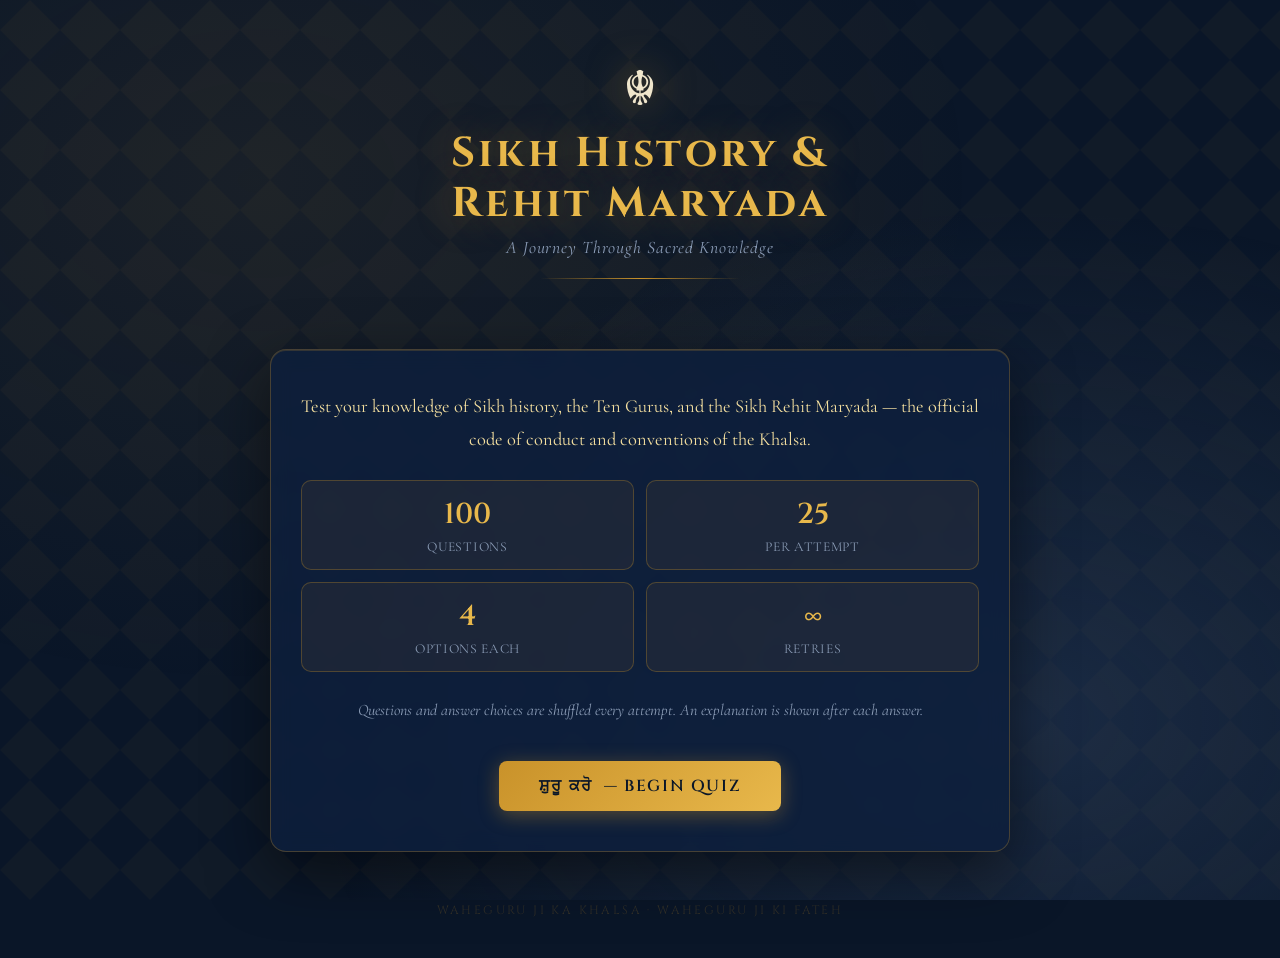
<file: sikhi/sikh-quiz.html>
<!DOCTYPE html>
<html lang="en">
<head>
<meta charset="UTF-8">
<meta name="viewport" content="width=device-width, initial-scale=1.0">
<title>Sikh History & Rehit Maryada Quiz</title>
<link href="https://fonts.googleapis.com/css2?family=Tiro+Devanagari+Sanskrit&family=Cormorant+Garamond:ital,wght@0,300;0,400;0,600;0,700;1,300;1,400&family=Cinzel:wght@400;600;700&display=swap" rel="stylesheet">
<style>
  :root {
    --navy: #0a1628;
    --deep: #0d1f3c;
    --gold: #c9922a;
    --gold-light: #e8b84b;
    --gold-pale: #f5e0a0;
    --steel: #2a3f5f;
    --cream: #fdf6e3;
    --text: #f0e6cc;
    --muted: #8a9bb5;
    --correct: #2e7d52;
    --correct-light: #4caf80;
    --wrong: #8b2020;
    --wrong-light: #e05050;
    --card-bg: rgba(13, 31, 60, 0.85);
    --border: rgba(201, 146, 42, 0.3);
  }

  * { box-sizing: border-box; margin: 0; padding: 0; }

  body {
    background: var(--navy);
    color: var(--text);
    font-family: 'Cormorant Garamond', serif;
    min-height: 100vh;
    overflow-x: hidden;
  }

  /* Background pattern */
  body::before {
    content: '';
    position: fixed;
    inset: 0;
    background-image:
      radial-gradient(ellipse at 20% 20%, rgba(201,146,42,0.08) 0%, transparent 50%),
      radial-gradient(ellipse at 80% 80%, rgba(42,63,95,0.5) 0%, transparent 50%),
      url("data:image/svg+xml,%3Csvg width='60' height='60' viewBox='0 0 60 60' xmlns='http://www.w3.org/2000/svg'%3E%3Cg fill='none' fill-rule='evenodd'%3E%3Cg fill='%23c9922a' fill-opacity='0.04'%3E%3Cpath d='M30 0 L60 30 L30 60 L0 30Z'/%3E%3C/g%3E%3C/g%3E%3C/svg%3E");
    pointer-events: none;
    z-index: 0;
  }

  .container {
    max-width: 820px;
    margin: 0 auto;
    padding: 20px;
    position: relative;
    z-index: 1;
  }

  /* KHANDA SVG Header */
  .header {
    text-align: center;
    padding: 40px 20px 30px;
    position: relative;
  }

  .khanda-symbol {
    font-size: 3rem;
    margin-bottom: 10px;
    filter: drop-shadow(0 0 20px rgba(201,146,42,0.6));
    animation: glow 3s ease-in-out infinite;
  }

  @keyframes glow {
    0%, 100% { filter: drop-shadow(0 0 15px rgba(201,146,42,0.5)); }
    50% { filter: drop-shadow(0 0 30px rgba(232,184,75,0.9)); }
  }

  .header h1 {
    font-family: 'Cinzel', serif;
    font-size: clamp(1.6rem, 4vw, 2.6rem);
    font-weight: 700;
    color: var(--gold-light);
    letter-spacing: 0.08em;
    line-height: 1.2;
    text-shadow: 0 0 40px rgba(201,146,42,0.4);
  }

  .header .subtitle {
    font-family: 'Cormorant Garamond', serif;
    font-style: italic;
    color: var(--muted);
    font-size: 1.1rem;
    margin-top: 8px;
    letter-spacing: 0.05em;
  }

  .divider {
    width: 200px;
    height: 1px;
    background: linear-gradient(90deg, transparent, var(--gold), transparent);
    margin: 20px auto;
  }

  /* START SCREEN */
  #start-screen {
    text-align: center;
    padding: 20px;
  }

  .start-card {
    background: var(--card-bg);
    border: 1px solid var(--border);
    border-radius: 16px;
    padding: 40px 30px;
    backdrop-filter: blur(10px);
    box-shadow: 0 20px 60px rgba(0,0,0,0.5), inset 0 1px 0 rgba(201,146,42,0.2);
  }

  .start-card p {
    font-size: 1.15rem;
    line-height: 1.8;
    color: var(--gold-pale);
    margin-bottom: 16px;
  }

  .info-grid {
    display: grid;
    grid-template-columns: 1fr 1fr;
    gap: 12px;
    margin: 24px 0;
  }

  .info-item {
    background: rgba(201,146,42,0.08);
    border: 1px solid var(--border);
    border-radius: 10px;
    padding: 14px;
    text-align: center;
  }

  .info-item .num {
    font-family: 'Cinzel', serif;
    font-size: 1.8rem;
    color: var(--gold-light);
    font-weight: 600;
  }

  .info-item .lbl {
    font-size: 0.85rem;
    color: var(--muted);
    margin-top: 4px;
    letter-spacing: 0.05em;
    text-transform: uppercase;
  }

  /* BUTTONS */
  .btn {
    display: inline-block;
    padding: 14px 40px;
    border: none;
    border-radius: 8px;
    font-family: 'Cinzel', serif;
    font-size: 1rem;
    font-weight: 600;
    cursor: pointer;
    transition: all 0.25s ease;
    letter-spacing: 0.1em;
    text-transform: uppercase;
  }

  .btn-gold {
    background: linear-gradient(135deg, var(--gold), var(--gold-light));
    color: var(--navy);
    box-shadow: 0 4px 20px rgba(201,146,42,0.4);
  }

  .btn-gold:hover {
    transform: translateY(-2px);
    box-shadow: 0 8px 30px rgba(201,146,42,0.6);
  }

  .btn-outline {
    background: transparent;
    border: 1px solid var(--gold);
    color: var(--gold-light);
  }

  .btn-outline:hover {
    background: rgba(201,146,42,0.1);
  }

  /* PROGRESS BAR */
  .progress-wrap {
    background: rgba(255,255,255,0.06);
    border-radius: 20px;
    height: 6px;
    margin-bottom: 24px;
    overflow: hidden;
  }

  .progress-bar {
    height: 100%;
    background: linear-gradient(90deg, var(--gold), var(--gold-light));
    border-radius: 20px;
    transition: width 0.5s ease;
    box-shadow: 0 0 10px rgba(201,146,42,0.5);
  }

  .progress-label {
    display: flex;
    justify-content: space-between;
    align-items: center;
    margin-bottom: 8px;
    font-size: 0.85rem;
    color: var(--muted);
    font-family: 'Cinzel', serif;
    letter-spacing: 0.05em;
  }

  .score-badge {
    background: rgba(201,146,42,0.15);
    border: 1px solid var(--border);
    border-radius: 20px;
    padding: 4px 14px;
    color: var(--gold-light);
    font-size: 0.9rem;
  }

  /* QUESTION CARD */
  .question-card {
    background: var(--card-bg);
    border: 1px solid var(--border);
    border-radius: 16px;
    padding: 32px;
    backdrop-filter: blur(10px);
    box-shadow: 0 20px 60px rgba(0,0,0,0.4);
    animation: fadeUp 0.4s ease;
  }

  @keyframes fadeUp {
    from { opacity: 0; transform: translateY(20px); }
    to { opacity: 1; transform: translateY(0); }
  }

  .q-number {
    font-family: 'Cinzel', serif;
    font-size: 0.8rem;
    color: var(--gold);
    letter-spacing: 0.15em;
    text-transform: uppercase;
    margin-bottom: 14px;
  }

  .q-text {
    font-size: 1.25rem;
    line-height: 1.6;
    color: var(--gold-pale);
    margin-bottom: 28px;
    font-weight: 600;
  }

  /* OPTIONS */
  .options {
    display: flex;
    flex-direction: column;
    gap: 12px;
  }

  .option-btn {
    background: rgba(255,255,255,0.04);
    border: 1px solid rgba(201,146,42,0.2);
    border-radius: 10px;
    padding: 14px 20px;
    color: var(--text);
    font-family: 'Cormorant Garamond', serif;
    font-size: 1.05rem;
    cursor: pointer;
    text-align: left;
    transition: all 0.2s ease;
    display: flex;
    align-items: center;
    gap: 14px;
    position: relative;
    overflow: hidden;
  }

  .option-btn::before {
    content: '';
    position: absolute;
    left: 0; top: 0; bottom: 0;
    width: 3px;
    background: var(--gold);
    transform: scaleY(0);
    transition: transform 0.2s;
  }

  .option-btn:hover:not(:disabled) {
    background: rgba(201,146,42,0.1);
    border-color: var(--gold);
    transform: translateX(4px);
  }

  .option-btn:hover:not(:disabled)::before {
    transform: scaleY(1);
  }

  .option-label {
    font-family: 'Cinzel', serif;
    font-size: 0.75rem;
    font-weight: 600;
    color: var(--gold);
    min-width: 22px;
    height: 22px;
    border: 1px solid var(--gold);
    border-radius: 4px;
    display: flex;
    align-items: center;
    justify-content: center;
    flex-shrink: 0;
    transition: all 0.2s;
  }

  .option-btn.correct {
    background: rgba(46,125,82,0.2);
    border-color: var(--correct-light);
    color: #a8f0c6;
  }

  .option-btn.correct .option-label {
    background: var(--correct);
    border-color: var(--correct-light);
    color: white;
  }

  .option-btn.wrong {
    background: rgba(139,32,32,0.2);
    border-color: var(--wrong-light);
    color: #f0a8a8;
  }

  .option-btn.wrong .option-label {
    background: var(--wrong);
    border-color: var(--wrong-light);
    color: white;
  }

  .option-btn:disabled { cursor: default; transform: none; }

  /* EXPLANATION BOX */
  .explanation {
    margin-top: 20px;
    padding: 18px 20px;
    border-radius: 10px;
    font-size: 1rem;
    line-height: 1.7;
    display: none;
    animation: fadeUp 0.3s ease;
  }

  .explanation.correct-exp {
    background: rgba(46,125,82,0.15);
    border: 1px solid rgba(76,175,128,0.4);
    color: #b8f0d0;
  }

  .explanation.wrong-exp {
    background: rgba(139,32,32,0.15);
    border: 1px solid rgba(224,80,80,0.4);
    color: #f0c0c0;
  }

  .explanation .exp-icon {
    font-size: 1.2rem;
    margin-right: 8px;
  }

  .explanation strong {
    display: block;
    margin-bottom: 6px;
    font-size: 1.05rem;
  }

  .next-btn-wrap {
    margin-top: 22px;
    text-align: right;
    display: none;
  }

  /* RESULTS */
  #result-screen { display: none; animation: fadeUp 0.5s ease; }

  .result-card {
    background: var(--card-bg);
    border: 1px solid var(--border);
    border-radius: 16px;
    padding: 40px 30px;
    backdrop-filter: blur(10px);
    text-align: center;
  }

  .result-score-circle {
    width: 150px;
    height: 150px;
    border-radius: 50%;
    border: 3px solid var(--gold);
    display: flex;
    flex-direction: column;
    align-items: center;
    justify-content: center;
    margin: 0 auto 24px;
    background: radial-gradient(circle, rgba(201,146,42,0.1), transparent);
    box-shadow: 0 0 40px rgba(201,146,42,0.3);
    animation: glow 3s infinite;
  }

  .result-score-circle .score-num {
    font-family: 'Cinzel', serif;
    font-size: 2.6rem;
    color: var(--gold-light);
    font-weight: 700;
    line-height: 1;
  }

  .result-score-circle .score-total {
    font-size: 0.9rem;
    color: var(--muted);
    margin-top: 4px;
  }

  .result-grade {
    font-family: 'Cinzel', serif;
    font-size: 1.5rem;
    color: var(--gold-light);
    margin-bottom: 10px;
  }

  .result-msg {
    font-style: italic;
    color: var(--muted);
    font-size: 1.05rem;
    margin-bottom: 28px;
  }

  .result-stats {
    display: grid;
    grid-template-columns: 1fr 1fr 1fr;
    gap: 12px;
    margin: 24px 0;
  }

  .stat-box {
    background: rgba(255,255,255,0.04);
    border: 1px solid var(--border);
    border-radius: 10px;
    padding: 16px 10px;
  }

  .stat-box .s-num {
    font-family: 'Cinzel', serif;
    font-size: 1.6rem;
    font-weight: 600;
  }

  .stat-box.correct-stat .s-num { color: var(--correct-light); }
  .stat-box.wrong-stat .s-num { color: var(--wrong-light); }
  .stat-box.pct-stat .s-num { color: var(--gold-light); }

  .stat-box .s-label {
    font-size: 0.8rem;
    color: var(--muted);
    text-transform: uppercase;
    letter-spacing: 0.05em;
    margin-top: 4px;
  }

  /* REVIEW SECTION */
  .review-section {
    margin-top: 30px;
    text-align: left;
  }

  .review-title {
    font-family: 'Cinzel', serif;
    font-size: 1rem;
    color: var(--gold);
    letter-spacing: 0.1em;
    text-transform: uppercase;
    margin-bottom: 16px;
    text-align: center;
  }

  .review-item {
    background: rgba(255,255,255,0.03);
    border-radius: 10px;
    padding: 16px;
    margin-bottom: 10px;
    border-left: 3px solid transparent;
  }

  .review-item.r-correct { border-left-color: var(--correct-light); }
  .review-item.r-wrong { border-left-color: var(--wrong-light); }

  .review-item .r-q {
    font-size: 0.95rem;
    color: var(--gold-pale);
    margin-bottom: 8px;
    font-weight: 600;
  }

  .review-item .r-ans {
    font-size: 0.88rem;
    color: var(--muted);
  }

  .review-item .r-ans span { font-weight: 600; }
  .review-item .r-ans .r-correct-lbl { color: var(--correct-light); }
  .review-item .r-ans .r-wrong-lbl { color: var(--wrong-light); }

  .btn-group {
    display: flex;
    gap: 12px;
    justify-content: center;
    flex-wrap: wrap;
    margin-top: 24px;
  }

  /* WAHEGURU WATERMARK */
  .watermark {
    text-align: center;
    padding: 30px 0 20px;
    color: rgba(201,146,42,0.2);
    font-family: 'Cinzel', serif;
    font-size: 0.75rem;
    letter-spacing: 0.2em;
    text-transform: uppercase;
  }

  @media (max-width: 500px) {
    .question-card { padding: 20px 16px; }
    .info-grid { grid-template-columns: 1fr 1fr; }
    .result-stats { grid-template-columns: 1fr 1fr 1fr; }
    .btn { padding: 12px 24px; font-size: 0.9rem; }
  }
</style>
</head>
<body>

<div class="container">
  <div class="header">
    <div class="khanda-symbol">☬</div>
    <h1>Sikh History &amp;<br>Rehit Maryada</h1>
    <p class="subtitle">A Journey Through Sacred Knowledge</p>
    <div class="divider"></div>
  </div>

  <!-- START SCREEN -->
  <div id="start-screen">
    <div class="start-card">
      <p>Test your knowledge of Sikh history, the Ten Gurus, and the Sikh Rehit Maryada — the official code of conduct and conventions of the Khalsa.</p>
      <div class="info-grid">
        <div class="info-item"><div class="num">100</div><div class="lbl">Questions</div></div>
        <div class="info-item"><div class="num">25</div><div class="lbl">Per Attempt</div></div>
        <div class="info-item"><div class="num">4</div><div class="lbl">Options Each</div></div>
        <div class="info-item"><div class="num">∞</div><div class="lbl">Retries</div></div>
      </div>
      <p style="font-size:1rem; color:var(--muted); font-style:italic;">Questions and answer choices are shuffled every attempt. An explanation is shown after each answer.</p>
      <br>
      <button class="btn btn-gold" onclick="startQuiz()">ਸ਼ੁਰੂ ਕਰੋ &nbsp;— Begin Quiz</button>
    </div>
  </div>

  <!-- QUIZ SCREEN -->
  <div id="quiz-screen" style="display:none;">
    <div class="progress-label">
      <span id="q-counter">Question 1 of 25</span>
      <span class="score-badge" id="live-score">Score: 0</span>
    </div>
    <div class="progress-wrap">
      <div class="progress-bar" id="progress-bar" style="width:4%"></div>
    </div>

    <div class="question-card" id="question-card">
      <div class="q-number" id="q-num-label">Question 1</div>
      <div class="q-text" id="q-text"></div>
      <div class="options" id="options-container"></div>
      <div class="explanation" id="explanation"></div>
      <div class="next-btn-wrap" id="next-btn-wrap">
        <button class="btn btn-gold" id="next-btn" onclick="nextQuestion()">Next →</button>
      </div>
    </div>
  </div>

  <!-- RESULT SCREEN -->
  <div id="result-screen">
    <div class="result-card">
      <div class="khanda-symbol" style="font-size:2rem; margin-bottom:12px;">☬</div>
      <div class="result-score-circle">
        <div class="score-num" id="final-score">0</div>
        <div class="score-total">out of 25</div>
      </div>
      <div class="result-grade" id="result-grade"></div>
      <div class="result-msg" id="result-msg"></div>
      <div class="result-stats">
        <div class="stat-box correct-stat"><div class="s-num" id="r-correct">0</div><div class="s-label">Correct</div></div>
        <div class="stat-box wrong-stat"><div class="s-num" id="r-wrong">0</div><div class="s-label">Wrong</div></div>
        <div class="stat-box pct-stat"><div class="s-num" id="r-pct">0%</div><div class="s-label">Score</div></div>
      </div>
      <div class="btn-group">
        <button class="btn btn-gold" onclick="startQuiz()">New Attempt</button>
        <button class="btn btn-outline" onclick="toggleReview()">Review Answers</button>
      </div>
      <div class="review-section" id="review-section" style="display:none;">
        <div class="divider" style="margin:20px auto;"></div>
        <div class="review-title">Answer Review</div>
        <div id="review-list"></div>
      </div>
    </div>
  </div>

  <div class="watermark">Waheguru Ji Ka Khalsa · Waheguru Ji Ki Fateh</div>
</div>

<script>
const ALL_QUESTIONS = [
  // ── SIKH GURUS & HISTORY ──────────────────────────────────────────────
  {
    q: "Who was the founder of Sikhism and the first Sikh Guru?",
    options: ["Guru Angad Dev Ji", "Guru Nanak Dev Ji", "Guru Amar Das Ji", "Guru Ram Das Ji"],
    answer: 1,
    explanation: "Guru Nanak Dev Ji (1469–1539) is the founder of Sikhism. He traveled extensively (udasis) to spread the message of one God, equality, and selfless service, establishing the core principles of Sikh faith."
  },
  {
    q: "In which year was Guru Nanak Dev Ji born?",
    options: ["1459", "1469", "1479", "1449"],
    answer: 1,
    explanation: "Guru Nanak Dev Ji was born on April 15, 1469 (Vaisakh Sudi 3, Samvat 1526) in Rai Bhoi Ki Talvandi, now known as Nankana Sahib in present-day Pakistan."
  },
  {
    q: "Which Guru introduced the concept of Langar (community kitchen)?",
    options: ["Guru Nanak Dev Ji", "Guru Amar Das Ji", "Guru Ram Das Ji", "Guru Angad Dev Ji"],
    answer: 0,
    explanation: "Guru Nanak Dev Ji introduced the institution of Langar to promote equality, break caste barriers, and demonstrate the principle of Seva (selfless service). Guru Amar Das Ji later made it mandatory to partake in Langar before meeting the Guru."
  },
  {
    q: "Which Guru compiled the Adi Granth?",
    options: ["Guru Arjan Dev Ji", "Guru Nanak Dev Ji", "Guru Gobind Singh Ji", "Guru Tegh Bahadur Ji"],
    answer: 0,
    explanation: "Guru Arjan Dev Ji, the fifth Sikh Guru, compiled the Adi Granth (also known as the Granth Sahib) in 1604 at Amritsar. This sacred scripture includes compositions of the first five Gurus and other saints."
  },
  {
    q: "Who was the first Guru to be martyred in Sikhism?",
    options: ["Guru Tegh Bahadur Ji", "Guru Arjan Dev Ji", "Guru Gobind Singh Ji", "Guru Hargobind Ji"],
    answer: 1,
    explanation: "Guru Arjan Dev Ji was the first Sikh Guru to be martyred in 1606 CE on the orders of Mughal Emperor Jahangir. He was tortured and killed for refusing to convert to Islam and for compiling the Adi Granth."
  },
  {
    q: "Which Guru founded the city of Amritsar?",
    options: ["Guru Nanak Dev Ji", "Guru Ram Das Ji", "Guru Arjan Dev Ji", "Guru Amar Das Ji"],
    answer: 1,
    explanation: "Guru Ram Das Ji, the fourth Sikh Guru, founded the city of Ramdaspur (now Amritsar) in 1574 CE. He excavated the sacred pool (sarovar) around which the Harmandir Sahib (Golden Temple) was later built."
  },
  {
    q: "What was the name of the system introduced by Guru Amar Das Ji to spread Sikhism?",
    options: ["Masand system", "Manji system", "Khalsa system", "Sangat system"],
    answer: 1,
    explanation: "Guru Amar Das Ji, the third Sikh Guru, introduced the Manji system (22 manjis/districts) to spread Sikhism across a wider area. He appointed both men and women as preachers to spread Gurbani."
  },
  {
    q: "Which Guru is known as 'Hind Di Chaadar' (Shield of India)?",
    options: ["Guru Gobind Singh Ji", "Guru Arjan Dev Ji", "Guru Tegh Bahadur Ji", "Guru Hargobind Ji"],
    answer: 2,
    explanation: "Guru Tegh Bahadur Ji, the ninth Sikh Guru, is called 'Hind Di Chaadar' because he sacrificed his life in 1675 CE to protect the religious freedom of Kashmiri Pandits and Hindus from forced conversion under Mughal Emperor Aurangzeb."
  },
  {
    q: "Who was the tenth and last human Sikh Guru?",
    options: ["Guru Tegh Bahadur Ji", "Guru Har Krishan Ji", "Guru Gobind Singh Ji", "Guru Har Rai Ji"],
    answer: 2,
    explanation: "Guru Gobind Singh Ji was the tenth and final human Sikh Guru (1666–1708). He founded the Khalsa in 1699, compiled the final version of the Guru Granth Sahib, and declared it the eternal, living Guru of the Sikhs."
  },
  {
    q: "On what date was the Khalsa Panth founded by Guru Gobind Singh Ji?",
    options: ["Baisakhi 1699 CE", "Baisakhi 1702 CE", "Diwali 1699 CE", "Maghi 1700 CE"],
    answer: 0,
    explanation: "The Khalsa Panth was founded by Guru Gobind Singh Ji on Baisakhi (April 13), 1699 CE at Anandpur Sahib. During this historic event, he initiated the Panj Pyare (Five Beloved Ones) and established the Amrit Sanchar ceremony."
  },
  {
    q: "What is the name of the first Five Beloved Ones (Panj Pyare) — what were they collectively called?",
    options: ["The Panj Kakars", "The Panj Pyare", "The Panj Sikhs", "The Panj Nihungs"],
    answer: 1,
    explanation: "The first Panj Pyare (Five Beloved Ones) were Bhai Daya Singh, Bhai Dharam Singh, Bhai Himmat Singh, Bhai Mohkam Singh, and Bhai Sahib Singh — the five who offered their heads to Guru Gobind Singh Ji at Anandpur Sahib in 1699."
  },
  {
    q: "Which Guru introduced the Gurmukhi script?",
    options: ["Guru Nanak Dev Ji", "Guru Angad Dev Ji", "Guru Amar Das Ji", "Guru Ram Das Ji"],
    answer: 1,
    explanation: "Guru Angad Dev Ji, the second Sikh Guru, standardized and popularized the Gurmukhi script to write Punjabi. This was instrumental in making Gurbani accessible to the common people and preserving Sikh literature."
  },
  {
    q: "What is the holy scripture of the Sikhs?",
    options: ["Dasam Granth", "Guru Granth Sahib Ji", "Sarbloh Granth", "Bansavalinama"],
    answer: 1,
    explanation: "Guru Granth Sahib Ji is the eternal, living Guru of the Sikh faith. It was elevated to the status of the permanent Guru by Guru Gobind Singh Ji in 1708 CE at Nanded, before his passing."
  },
  {
    q: "Who was the Guru during whose time the Golden Temple (Harmandir Sahib) was built?",
    options: ["Guru Ram Das Ji", "Guru Arjan Dev Ji", "Guru Hargobind Ji", "Guru Amar Das Ji"],
    answer: 1,
    explanation: "Guru Arjan Dev Ji completed the construction of the Harmandir Sahib (Golden Temple) at Amritsar. The foundation stone was laid by the Muslim Sufi saint Mian Mir, symbolizing interfaith harmony."
  },
  {
    q: "Which battle is considered the first armed struggle by Sikhs under Guru Hargobind Ji?",
    options: ["Battle of Chamkaur", "Battle of Muktsar", "Battle of Kartarpur", "Battle of Rohilla"],
    answer: 2,
    explanation: "The Battle of Kartarpur (1634 CE) is considered the first major battle fought by Sikhs, where Guru Hargobind Ji and his forces defended against the Mughal army sent by Emperor Shah Jahan."
  },
  {
    q: "What is the concept of 'Miri-Piri' introduced by Guru Hargobind Ji?",
    options: ["Two swords representing temporal and spiritual authority", "Two paths to salvation", "Two types of prayer", "Two rivers of the Punjab"],
    answer: 0,
    explanation: "Guru Hargobind Ji, the sixth Guru, introduced the concept of Miri-Piri by wearing two swords — Miri (temporal/worldly authority) and Piri (spiritual authority). This symbolized that a Sikh must be both spiritually strong and able to defend justice."
  },
  {
    q: "Which structure did Guru Hargobind Ji build opposite the Harmandir Sahib?",
    options: ["Akal Takht", "Anandpur Sahib", "Damdama Sahib", "Patna Sahib"],
    answer: 0,
    explanation: "Guru Hargobind Ji built the Akal Takht (Throne of the Timeless One) in 1606 CE, directly opposite the Harmandir Sahib. The Akal Takht is the highest seat of temporal authority for Sikhs."
  },
  {
    q: "Who was the youngest Sikh Guru?",
    options: ["Guru Har Rai Ji", "Guru Har Krishan Ji", "Guru Tegh Bahadur Ji", "Guru Gobind Singh Ji"],
    answer: 1,
    explanation: "Guru Har Krishan Ji became the Guru at the age of just 5 years and passed away at age 8 (1661–1664 CE). He is known as 'Bala Pir' (Child Saint) for his miraculous healing of smallpox victims in Delhi."
  },
  {
    q: "What was the famous saying of Guru Har Krishan Ji when asked about his successor?",
    options: ["'Baba Bakala'", "'Anandpur'", "'Nankana'", "'Amritsar'"],
    answer: 0,
    explanation: "Guru Har Krishan Ji's last words were 'Baba Bakala', indicating that his successor, the next Guru, was to be found at Bakala (a town in Punjab). This led to the discovery of Guru Tegh Bahadur Ji."
  },
  {
    q: "At which place did Guru Gobind Singh Ji pass away (Joti Jot)?",
    options: ["Anandpur Sahib", "Nanded (Hazur Sahib)", "Amritsar", "Delhi"],
    answer: 1,
    explanation: "Guru Gobind Singh Ji attained Joti Jot (passed away) on October 7, 1708 CE at Nanded in Maharashtra. The gurdwara built at this site is called Hazur Sahib (Takht Sachkhand Sri Hazur Abchal Nagar Sahib)."
  },
  // ── REHIT MARYADA ──────────────────────────────────────────────────────
  {
    q: "What is the 'Sikh Rehit Maryada'?",
    options: ["A collection of Sikh folk songs", "The official Sikh code of conduct approved by the SGPC", "A commentary on the Guru Granth Sahib", "A list of Sikh festivals"],
    answer: 1,
    explanation: "The Sikh Rehit Maryada is the official code of conduct and conventions of Sikhism, approved by the Shiromani Gurdwara Parbandhak Committee (SGPC) in 1945. It defines the personal and community practices for all Sikhs."
  },
  {
    q: "What are the 5 Ks (Panj Kakars) that Khalsa Sikhs must wear?",
    options: ["Kesh, Kangha, Kara, Kachera, Kirpan", "Kesh, Kara, Kitab, Kapda, Khanda", "Kesh, Kanga, Kalgi, Kirpan, Kara", "Kachera, Kara, Kripa, Kesh, Khanda"],
    answer: 0,
    explanation: "The Panj Kakars are: Kesh (uncut hair), Kangha (wooden comb), Kara (iron/steel bracelet), Kachera (cotton undergarment), and Kirpan (steel sword). These five articles of faith are worn as symbols of the Sikh identity."
  },
  {
    q: "What is 'Amrit Sanchar' (also called Amrit Pahul)?",
    options: ["Daily prayer routine", "Sikh baptism/initiation ceremony into the Khalsa", "Sikh wedding ceremony", "A type of Ardas"],
    answer: 1,
    explanation: "Amrit Sanchar (Amrit Pahul) is the Sikh baptism ceremony through which a Sikh is initiated into the Khalsa Panth. The ceremony involves the preparation of Amrit (sanctified water) by the Panj Pyare and is administered in the presence of the Guru Granth Sahib Ji."
  },
  {
    q: "What are the four major prohibitions (Char Kurahits) for an Amritdhari Sikh?",
    options: [
      "Cutting hair, consuming tobacco, eating halal meat, committing adultery",
      "Eating non-vegetarian food, drinking alcohol, gambling, cutting nails",
      "Lying, stealing, cheating, gambling",
      "Cutting hair, eating pork, drinking milk, practicing idol worship"
    ],
    answer: 0,
    explanation: "The four Kurahits (cardinal transgressions) that a Khalsa Sikh must never commit are: (1) Trimming/cutting hair (Kesh), (2) consuming any form of tobacco, (3) eating meat slaughtered in the Halal/Kutha manner, and (4) committing adultery. Violating any of these requires re-initiation (Amrit Sanchar)."
  },
  {
    q: "What are the 'Nitnem' prayers prescribed in the Sikh Rehit Maryada?",
    options: [
      "Japji Sahib, Jaap Sahib, Tav Prasad Savaiye, Chaupai Sahib, Anand Sahib, and Rehras/Kirtan Sohila",
      "Ardas, Anand Karaj, Hukamnama only",
      "Japji Sahib and Rehras Sahib only",
      "Sukhmani Sahib and Anand Sahib"
    ],
    answer: 0,
    explanation: "The Nitnem (daily prayers) prescribed by the Rehit Maryada include morning prayers (Japji Sahib, Jaap Sahib, Tav Prasad Savaiye, Chaupai Sahib, Anand Sahib), evening prayer (Rehras Sahib), and night prayer (Kirtan Sohila)."
  },
  {
    q: "What is 'Ardas' in Sikhism?",
    options: ["A type of Langar dish", "A formal Sikh prayer/supplication recited at gatherings", "A martial art practice", "The Sikh oath of allegiance"],
    answer: 1,
    explanation: "Ardas is a formal Sikh prayer of supplication recited at the beginning and end of most Sikh ceremonies, events, and in gurdwara services. It commemorates the Gurus, Sikh history, and concludes with a request for the welfare of all."
  },
  {
    q: "What is 'Hukamnama'?",
    options: ["A royal decree by the Mughal emperor", "A random reading from Guru Granth Sahib Ji taken as divine guidance", "A decree issued by the Akal Takht", "An administrative order by SGPC"],
    answer: 1,
    explanation: "Hukamnama (divine command) is the practice of taking a random passage (shabad) from Guru Granth Sahib Ji as divine guidance and blessing. It is taken at the opening and closing of gurdwara services and is considered the Guru's command for the day."
  },
  {
    q: "What is the Sikh ceremony for naming a newborn child?",
    options: ["Amrit Sanchar", "Naam Karan", "Dastar Bandi", "Anand Karaj"],
    answer: 1,
    explanation: "Naam Karan is the Sikh ceremony for naming a newborn. The family visits the gurdwara, prayers are offered, Ardas is recited, and a Hukamnama is taken. The child's name is chosen based on the first letter of the Hukamnama's shabad."
  },
  {
    q: "What is 'Anand Karaj'?",
    options: ["The Sikh funeral rite", "The Sikh wedding ceremony", "The Sikh coming-of-age ceremony", "The Sikh baptism ceremony"],
    answer: 1,
    explanation: "Anand Karaj (Blissful Union) is the Sikh wedding ceremony. It involves four circumambulations (Laavaan) around the Guru Granth Sahib Ji while reciting the four Laav composed by Guru Ram Das Ji. It was given legal recognition in India in 2012."
  },
  {
    q: "What is 'Antam Sanskar' (Sikh funeral rites)?",
    options: ["Burial in sacred ground", "Cremation with Gurbani recitation and Ardas", "Immersion in a holy river", "Entombment in a Gurdwara"],
    answer: 1,
    explanation: "Antam Sanskar is the Sikh funeral rite involving cremation. Gurbani (especially Kirtan Sohila and Ardas) is recited, and the body is cremated. The Sikh Rehit Maryada specifies recitation of Japji Sahib during cremation and Sehaj Path or Akhand Path for the departed soul."
  },
  {
    q: "How many times do the couple circumambulate the Guru Granth Sahib Ji during Anand Karaj?",
    options: ["3", "4", "7", "5"],
    answer: 1,
    explanation: "The couple circumambulates the Guru Granth Sahib Ji four times during Anand Karaj, one for each of the four Laav (wedding hymns) composed by Guru Ram Das Ji. Each Lav represents a step in the journey of spiritual union."
  },
  {
    q: "What is a 'Gurdwara'?",
    options: ["A Sikh school", "A sacred house of worship where the Guru Granth Sahib Ji is installed", "A Sikh community center only", "A Sikh military academy"],
    answer: 1,
    explanation: "A Gurdwara (Gateway to the Guru) is any place where the Guru Granth Sahib Ji is installed with full maryada (protocols). It serves as a place of worship, community gathering, Langar, and Sikh education."
  },
  {
    q: "What does 'Dasvandh' mean in Sikh practice?",
    options: ["Ten rules of conduct", "Donating one-tenth of one's earnings to the community", "Ten daily prayers", "The ten Gurus' teachings"],
    answer: 1,
    explanation: "Dasvandh (one-tenth) is the Sikh practice of donating 10% of one's income to the Sikh community or charitable causes. It is considered a religious obligation promoting equality, generosity, and community welfare."
  },
  {
    q: "What is 'Seva' in Sikhism?",
    options: ["A type of Sikh meditation", "Selfless service performed without expectation of reward", "A Sikh prayer", "A Sikh festival"],
    answer: 1,
    explanation: "Seva (selfless service) is a core pillar of Sikhism. The Rehit Maryada emphasizes that every Sikh must engage in Seva — whether physical (Tan), mental (Man), or material (Dhan) — as a devotional act and means of spiritual purification."
  },
  {
    q: "What is the 'Panj Takht' (Five Takhts)?",
    options: [
      "Five supreme seats of Sikh temporal and spiritual authority",
      "Five famous battles of Sikhism",
      "Five sacred rivers of the Punjab",
      "Five prayers of the Nitnem"
    ],
    answer: 0,
    explanation: "The Panj Takht (Five Thrones) are the five supreme seats of Sikh authority: (1) Akal Takht, Amritsar; (2) Takht Keshgarh Sahib, Anandpur; (3) Takht Damdama Sahib, Talwandi Sabo; (4) Takht Patna Sahib, Patna; (5) Takht Hazur Sahib, Nanded."
  },
  {
    q: "What is 'Kirtan' in Sikhism?",
    options: ["A Sikh martial art", "The devotional singing of Gurbani (sacred hymns)", "A Sikh ceremony for the dead", "Reading of the Sikh history"],
    answer: 1,
    explanation: "Kirtan is the devotional singing of Gurbani (sacred scripture) set to classical ragas. The Sikh Rehit Maryada prescribes that Kirtan should only be of Gurbani from the Guru Granth Sahib Ji and Bhai Gurdas Ji's vaars, and must be sung in prescribed ragas."
  },
  {
    q: "What is the significance of the Khanda symbol?",
    options: [
      "It represents the five rivers of Punjab",
      "Double-edged sword (Khanda), Chakkar (circular quoit), and two Kirpans representing divine power and justice",
      "It is a decorative element with no symbolic meaning",
      "It represents the union of Miri and Piri only"
    ],
    answer: 1,
    explanation: "The Khanda symbol consists of: the double-edged Khanda sword (representing divine knowledge and power), the Chakkar (circular throwing weapon representing the eternal God with no beginning or end), and two Kirpans (representing Miri and Piri — temporal and spiritual authority)."
  },
  {
    q: "What is 'Sangat' in Sikh practice?",
    options: ["Individual meditation", "The holy congregation that gathers in the presence of the Guru Granth Sahib Ji", "A Sikh musical group", "A Sikh administrative committee"],
    answer: 1,
    explanation: "Sangat (holy congregation) is the community of Sikhs who gather in the presence of the Guru Granth Sahib Ji for prayers, Kirtan, and Langar. The Rehit Maryada emphasizes that being part of Sangat is essential for spiritual growth."
  },
  {
    q: "What is 'Pangat' in the context of Langar?",
    options: ["A separate dining hall for women", "Sitting in a row to partake in Langar, symbolizing equality", "The head cook of the Langar", "The menu of the Langar"],
    answer: 1,
    explanation: "Pangat means sitting in a row/line (pankti) to partake in Langar. This practice, emphasized since Guru Nanak Dev Ji's time, symbolizes equality — all people regardless of caste, creed, gender, or status eat together at the same level."
  },
  {
    q: "What is the 'Degh Tegh Fateh' slogan?",
    options: [
      "Victory comes to those who have the cooking pot (charity) and the sword (protection)",
      "God, Sword, Victory",
      "Truth, Love, Courage",
      "Sword, Shield, Armor"
    ],
    answer: 0,
    explanation: "'Degh Tegh Fateh' means 'Victory of the Cauldron and the Sword.' Degh (cauldron/cooking pot) represents charity, sharing, and community welfare; Tegh (sword) represents the ability to protect the weak and fight injustice. Together they represent the complete Sikh ideal."
  },
  {
    q: "What is 'Simran' in Sikh practice?",
    options: ["A Sikh festival", "Meditation on God's name (Waheguru)", "Recitation of Ardas", "Reading of Sikh history"],
    answer: 1,
    explanation: "Simran is the meditative repetition of God's name, primarily 'Waheguru,' as a path to spiritual union. The Rehit Maryada prescribes Simran as an essential daily practice for all Sikhs to achieve spiritual enlightenment."
  },
  {
    q: "What is 'Sehaj Path'?",
    options: ["A quick reading of Guru Granth Sahib Ji in 48 hours", "An unbroken reading of Guru Granth Sahib Ji completed at one's own pace over time", "A daily recitation of Japji Sahib", "A special prayer on Gurpurab occasions"],
    answer: 1,
    explanation: "Sehaj Path is an extended, non-continuous reading of the entire Guru Granth Sahib Ji completed at one's own comfortable pace. It can be done individually or in a group and typically takes weeks or months to complete."
  },
  {
    q: "What is 'Akhand Path'?",
    options: ["A path conducted only by granthis", "A continuous, uninterrupted reading of the Guru Granth Sahib Ji completed in approximately 48 hours", "A daily prayer", "A path conducted only during Gurpurabs"],
    answer: 1,
    explanation: "Akhand Path is the continuous, uninterrupted reading of the entire Guru Granth Sahib Ji (1,430 pages) completed in approximately 48 hours. Readers take turns in relays to ensure the reading is never stopped. It is conducted on special occasions."
  },
  {
    q: "What is the meaning of 'Waheguru Ji Ka Khalsa, Waheguru Ji Ki Fateh'?",
    options: [
      "The Khalsa belongs to the Wonderful Lord; Victory belongs to the Wonderful Lord",
      "God's children shall always win",
      "We are all Khalsa and will achieve victory",
      "The Guru's way is the path to victory"
    ],
    answer: 0,
    explanation: "'Waheguru Ji Ka Khalsa, Waheguru Ji Ki Fateh' means 'The Khalsa belongs to the Wonderful Lord; Victory belongs to the Wonderful Lord.' This is the formal Sikh greeting used by the Khalsa and is the motto/salutation of the Khalsa Panth."
  },
  {
    q: "What is a 'Hola Mohalla'?",
    options: ["A Sikh wedding festival", "A Sikh festival of martial arts, poetry, and mock battles held the day after Holi at Anandpur Sahib", "A Sikh harvest festival", "A Sikh new year festival"],
    answer: 1,
    explanation: "Hola Mohalla was started by Guru Gobind Singh Ji in 1700 CE at Anandpur Sahib as an alternative to Holi. It features mock battles, martial arts demonstrations, Kirtan, and poetry competitions. It is held annually at Anandpur Sahib."
  },
  {
    q: "What is 'Baisakhi' in Sikh tradition?",
    options: ["A harvest festival only", "A festival marking the founding of the Khalsa Panth and also the Punjabi harvest festival", "The Sikh new year only", "A day of fasting"],
    answer: 1,
    explanation: "Baisakhi (April 13/14) is a dual celebration: the Punjabi harvest festival and the anniversary of the founding of the Khalsa Panth by Guru Gobind Singh Ji in 1699 CE. It is one of the most important Sikh festivals."
  },
  {
    q: "What is 'Gurpurab'?",
    options: ["A Sikh pilgrimage site", "A Sikh celebration commemorating the birth or death anniversaries of the Gurus", "A Sikh prayer book", "A Sikh scripture"],
    answer: 1,
    explanation: "Gurpurab refers to days commemorating important events in Sikh history, particularly the birth (Parkash Utsav) and passing (Joti Jot) anniversaries of the Sikh Gurus. These are celebrated with Akhand Path, Nagar Kirtan, and Langar."
  },
  {
    q: "What is the 'Dastar' (turban) in Sikh tradition?",
    options: ["A decoration", "A sacred article of faith representing honor, courage, sovereignty, and the crown of God", "A cultural practice not mentioned in Rehit Maryada", "An optional covering"],
    answer: 1,
    explanation: "The Dastar (turban) is an important article of Sikh identity representing honor, courage, sovereignty, piety, and the crown of God. The Rehit Maryada requires Amritdhari Sikhs to cover their hair with a dastar at all times."
  },
  {
    q: "What is 'Kachera' and its significance?",
    options: ["A type of sword", "Cotton underwear/shorts representing sexual restraint and readiness for action", "A wooden comb", "An iron bracelet"],
    answer: 1,
    explanation: "The Kachera is a cotton undergarment (shorts) that is one of the Panj Kakars. It symbolizes sexual restraint (brahmacharya), moral character, and practical readiness for action. It replaced the dhoti to allow greater physical mobility."
  },
  {
    q: "What is the significance of the 'Kangha' (comb)?",
    options: ["For decoration only", "Represents cleanliness, order, and the discipline of maintaining spiritual and physical hygiene", "A weapon of defense", "An ancient Punjabi tradition unrelated to Sikhism"],
    answer: 1,
    explanation: "The Kangha (small wooden comb) is one of the Panj Kakars. It is worn in the hair and symbolizes cleanliness, discipline, and order. It represents the Sikh belief that spiritual life should be accompanied by physical hygiene and neatness."
  },
  {
    q: "What is the significance of the 'Kara' (iron bracelet)?",
    options: ["A decorative jewelry item", "Represents the eternal, infinite nature of God, restraint, and commitment to the Guru", "A weapon used in battle", "An amulet for protection"],
    answer: 1,
    explanation: "The Kara is an iron/steel bracelet worn on the right wrist, symbolizing the infinite, unbounded nature of God (a circle has no beginning or end). It also serves as a constant reminder of the Guru's teachings and a reminder to refrain from wrong actions."
  },
  {
    q: "What does 'Kirpan' symbolize?",
    options: ["Aggression and war", "Mercy, justice, courage, and the duty to protect the weak", "Political power", "Cultural identity only"],
    answer: 1,
    explanation: "The Kirpan (sacred sword) symbolizes mercy, divine grace (Kirpa), justice, courage, and the Sikh duty to protect the innocent and fight injustice. The word combines 'Kirpa' (mercy) and 'Aan' (honor/grace). It must never be used for aggression."
  },
  {
    q: "What is 'Kesh' and why is it kept?",
    options: ["A type of prayer", "Uncut hair, representing acceptance of God's will and Sikh identity", "A specific type of turban", "The Sikh way of tying the turban"],
    answer: 1,
    explanation: "Kesh (uncut hair) is the most visible and primary of the Panj Kakars. It represents acceptance of God's natural gift and will (Hukam), spiritual strength, and Sikh identity. Cutting hair is considered one of the four cardinal prohibitions (Kurahits)."
  },
  {
    q: "What is a 'Granthi' in a Gurdwara?",
    options: ["A Sikh musician", "The caretaker who reads and looks after the Guru Granth Sahib Ji and conducts ceremonies", "An elected Gurdwara committee member", "A Sikh scholar and historian"],
    answer: 1,
    explanation: "A Granthi is the custodian of the Guru Granth Sahib Ji in a Gurdwara. They perform daily prayers (Nitnem), recite Hukamnama, conduct ceremonies (Anand Karaj, Naam Karan, Antam Sanskar), and generally look after the Gurdwara and the Guru Granth Sahib Ji."
  },
  {
    q: "What is 'Mool Mantar'?",
    options: ["The opening verse of Guru Granth Sahib Ji defining the basic qualities of God", "A type of Sikh prayer", "A Sikh meditation technique", "The Sikh wedding vow"],
    answer: 0,
    explanation: "The Mool Mantar (Root Mantra) is the opening verse of the Guru Granth Sahib Ji, composed by Guru Nanak Dev Ji. It begins with 'Ik Onkar' and defines the fundamental qualities of God: One Creator, Truth by Name, Creative Being, Without Fear, Without Enmity, Timeless, Self-Existent, known by the Guru's grace."
  },
  {
    q: "Who was Banda Singh Bahadur?",
    options: ["A Mughal general who converted to Sikhism", "A Hindu ascetic who became a Khalsa warrior and established Sikh rule in Punjab", "The son of Guru Gobind Singh Ji", "A Sikh poet"],
    answer: 1,
    explanation: "Banda Singh Bahadur (1670–1716) was a Hindu ascetic (Madho Das Bairagi) who met Guru Gobind Singh Ji and was initiated into the Khalsa in 1708. He became a fierce Sikh warrior, established the first Sikh sovereign rule in Punjab, abolished zamindari, and was martyred by the Mughals."
  },
  {
    q: "What is the 'Chaar Sahibzaade' (Four Sons)?",
    options: ["Four disciples of Guru Nanak Dev Ji", "The four sons of Guru Gobind Singh Ji who were martyred", "Four commanders of the Khalsa army", "Four scholars who compiled the Guru Granth Sahib Ji"],
    answer: 1,
    explanation: "The Chaar Sahibzaade are the four sons of Guru Gobind Singh Ji: Baba Ajit Singh Ji and Baba Jujhar Singh Ji who fought and fell at the Battle of Chamkaur (1704), and Baba Zorawar Singh Ji and Baba Fateh Singh Ji who were bricked alive at Sirhind by the Mughal Nawab."
  },
  {
    q: "What is 'Chardi Kala'?",
    options: ["A type of Sikh music", "The Sikh concept of eternal optimism, resilience, and high spirit in the face of adversity", "A Sikh martial art", "A festival of victory"],
    answer: 1,
    explanation: "Chardi Kala means 'ascending spirit' or 'ever-rising spirit.' It is a core Sikh concept representing perpetual optimism, resilience, and positive energy even in the face of hardship. The Ardas concludes with a wish for Chardi Kala for all."
  },
  {
    q: "What is the Sikh concept of 'Ik Onkar'?",
    options: ["There is one Guru", "There is One God/Creator (the fundamental Sikh belief in monotheism)", "One prayer is sufficient", "One community of Sikhs"],
    answer: 1,
    explanation: "'Ik Onkar' (ੴ) means 'One God' and is the first phrase of the Mool Mantar. It encapsulates the central Sikh belief in strict monotheism — the oneness and universality of God who is present in all creation and beyond all definition."
  },
  {
    q: "What is the 'Shiromani Gurdwara Parbandhak Committee' (SGPC)?",
    options: ["A Sikh political party", "The apex body that manages historical Sikh Gurdwaras in Punjab, Haryana, and Himachal Pradesh", "A Sikh educational institution", "The governing body of all Sikhs worldwide"],
    answer: 1,
    explanation: "The SGPC (Shiromani Gurdwara Parbandhak Committee) was established in 1925 through the Sikh Gurdwaras Act. It manages the historic gurdwaras in Punjab, Haryana, and Himachal Pradesh, and is considered the 'mini-parliament' of the Sikhs."
  },
  {
    q: "What event is known as 'Sahibzada Zorawar Singh and Sahibzada Fateh Singh's martyrdom'?",
    options: ["Battle of Chamkaur", "Chotte Sahibzaade being bricked alive at Sirhind", "Battle of Muktsar", "Sacking of Anandpur Sahib"],
    answer: 1,
    explanation: "Sahibzada Zorawar Singh (age 9) and Sahibzada Fateh Singh (age 7) were captured along with Mata Gujri Ji after the evacuation of Anandpur Sahib and were bricked alive at Sirhind (Fatehgarh Sahib) in 1704 CE for refusing to convert to Islam."
  },
  {
    q: "What is 'Gur Fateh' or 'Waheguru Ji Ka Khalsa'?",
    options: ["A battle cry", "The formal Sikh salutation/greeting used by the Khalsa", "A type of Ardas", "A declaration of victory"],
    answer: 1,
    explanation: "'Waheguru Ji Ka Khalsa, Waheguru Ji Ki Fateh' is the formal Khalsa greeting and salutation. 'Sat Sri Akal' (meaning 'Eternal is the Holy/Timeless Lord') is another common Sikh greeting. Both are prescribed greetings in the Sikh Rehit Maryada."
  },
  {
    q: "What is the meaning of the word 'Sikh'?",
    options: ["Warrior", "Disciple/learner", "Holy person", "Servant of God"],
    answer: 1,
    explanation: "The word 'Sikh' comes from Sanskrit 'Shishya' and Pali 'Sekha,' both meaning 'disciple' or 'learner.' A Sikh is a disciple of the Guru (first the ten human Gurus, now the Guru Granth Sahib Ji) and a learner on the spiritual path."
  },
  {
    q: "What is the definition of a Sikh according to the Sikh Rehit Maryada?",
    options: [
      "Any person born in Punjab",
      "Any human being who faithfully believes in Ik Onkar, the ten Gurus, Guru Granth Sahib Ji, and Amrit of the tenth Guru, and who does not follow any other religion",
      "Any person who reads Japji Sahib daily",
      "Any person who has taken Amrit"
    ],
    answer: 1,
    explanation: "According to the Sikh Rehit Maryada, a Sikh is defined as 'any human being who faithfully believes in One Immortal Being, the ten Gurus from Guru Nanak Dev to Guru Gobind Singh, the Guru Granth Sahib, the utterances and teachings of the ten Gurus, and the Amrit of the tenth Nanak, and who does not owe allegiance to any other religion.'"
  },
  {
    q: "What is 'Naam Japna' in Sikh practice?",
    options: ["Reading of Sikh history", "Meditating on God's name as a spiritual discipline", "Community service", "The Sikh wedding ritual"],
    answer: 1,
    explanation: "Naam Japna (meditating on God's name) is one of the three pillars of Sikh practice (along with Kirat Karni and Vand Chakna). It involves constant remembrance of God's name, particularly 'Waheguru,' and is considered the highest spiritual practice."
  },
  {
    q: "What are the 'three pillars' (Teen Kirats) of Sikhism?",
    options: [
      "Naam Japna (meditate), Kirat Karni (honest work), Vand Chakna (share with others)",
      "Prayer, Fasting, Pilgrimage",
      "Truth, Contentment, Patience",
      "Seva, Simran, Sangat"
    ],
    answer: 0,
    explanation: "The three pillars of Sikh living are: (1) Naam Japna — meditating on God's name; (2) Kirat Karni — earning an honest living through hard work; and (3) Vand Chakna — sharing one's earnings and serving others. These form the foundation of Sikh ethical life."
  },
  {
    q: "Who built the Harmandir Sahib (Golden Temple) and invited whom to lay the foundation stone?",
    options: [
      "Guru Ram Das Ji built it; Guru Nanak laid the stone",
      "Guru Arjan Dev Ji built it and invited Muslim Sufi saint Mian Mir to lay the foundation stone",
      "Guru Hargobind Ji built it; a Hindu priest laid the stone",
      "Guru Nanak Dev Ji built it"
    ],
    answer: 1,
    explanation: "Guru Arjan Dev Ji completed the Harmandir Sahib and invited the revered Muslim Sufi saint Mian Mir of Lahore to lay the foundation stone, demonstrating the Sikh values of interfaith harmony and universal brotherhood."
  },
  {
    q: "What is 'Panthic' in Sikh terminology?",
    options: ["Related to the path/spiritual journey", "Relating to the Sikh community/collective body as a whole", "A type of Sikh hymn", "A Sikh sect"],
    answer: 1,
    explanation: "'Panthic' refers to matters relating to the entire Sikh Panth (community/nation) as a collective body. A 'Panthic decision' is one made collectively by the Khalsa Panth, especially through the Panj Pyare or Akal Takht, and is considered binding on all Sikhs."
  },
  {
    q: "What is 'Gurmukhi'?",
    options: ["The language spoken by the Gurus", "The script in which Punjabi and Gurbani are written, standardized by Guru Angad Dev Ji", "A type of Sikh poetry", "A collection of Guru Nanak's travels"],
    answer: 1,
    explanation: "Gurmukhi (literally 'from the Guru's mouth') is the script used to write Punjabi and the Gurbani in the Guru Granth Sahib Ji. It was standardized by Guru Angad Dev Ji to preserve and spread Gurbani in a script accessible to common people."
  },
  {
    q: "What is the 'Sarbat Da Bhala' concept in Sikhism?",
    options: ["Personal salvation only", "Well-being and welfare of all humanity, prayed for in every Ardas", "The welfare of only Sikhs", "A type of Sikh meditation"],
    answer: 1,
    explanation: "'Sarbat Da Bhala' means 'welfare of all' or 'well-being of everyone.' It is recited in every Ardas, reflecting the universal, inclusive nature of Sikh spirituality that extends concern and prayer beyond the Sikh community to all of humanity."
  },
  {
    q: "What is a 'Hukam' (divine will) in Sikh philosophy?",
    options: ["An administrative order", "The divine order/will of God to which Sikhs must willingly submit with contentment", "A command from the Akal Takht", "A ruling by the SGPC"],
    answer: 1,
    explanation: "Hukam (divine will/order) in Sikh philosophy refers to the omnipotent divine will of God that governs all of creation. Guru Nanak Dev Ji emphasized that accepting God's Hukam with joy and equanimity (Bhana Manna) is the path to liberation."
  },
  {
    q: "What is the significance of Anandpur Sahib for Sikhs?",
    options: ["Birthplace of Guru Nanak", "Founded by Guru Tegh Bahadur Ji, it is where the Khalsa was created in 1699 CE", "Location of the Golden Temple", "Where Guru Gobind Singh Ji attained Joti Jot"],
    answer: 1,
    explanation: "Anandpur Sahib (City of Bliss) was founded by Guru Tegh Bahadur Ji in 1665 CE. It became the spiritual capital of the Sikhs under Guru Gobind Singh Ji and is most significant as the birthplace of the Khalsa Panth on Baisakhi 1699 CE."
  },
  {
    q: "What was the 'Sarbat Khalsa'?",
    options: ["A type of Sikh prayer", "A gathering of the entire Khalsa Panth to make collective decisions (historically twice a year at Amritsar)", "A Sikh festival", "A military formation"],
    answer: 1,
    explanation: "Sarbat Khalsa was the general assembly of the entire Khalsa Panth, historically convened twice a year (Baisakhi and Diwali) at Amritsar in front of the Akal Takht. Collective resolutions (Gurmatas) passed by the Sarbat Khalsa were binding on all Sikhs."
  },
  {
    q: "What is a 'Gurmata'?",
    options: ["A Sikh scripture", "A resolution passed by the Sarbat Khalsa in the presence of Guru Granth Sahib Ji", "A Sikh prayer", "An administrative order of the SGPC"],
    answer: 1,
    explanation: "A Gurmata (Guru's intention/resolution) is a formal resolution passed by the Sarbat Khalsa in the presence of the Guru Granth Sahib Ji on matters of paramount importance to the Panth. Once passed, it is considered the Guru's will and binding on all Sikhs."
  },
  {
    q: "What is the 'Nagar Kirtan'?",
    options: ["An indoor prayer session", "A Sikh religious procession through streets with Kirtan, the Palki of Guru Granth Sahib Ji, and Gurdwara music", "A village prayer", "A Sikh festival at the Gurdwara only"],
    answer: 1,
    explanation: "Nagar Kirtan (City Hymn Singing) is a public religious procession where Sikhs carry the Guru Granth Sahib Ji on a decorated Palki (palanquin), sing Kirtan, and march through the streets. It is conducted on important Sikh occasions like Baisakhi and Gurpurabs."
  },
  {
    q: "What is 'Kaur' and 'Singh' in Sikh names?",
    options: [
      "Caste titles",
      "Kaur (Princess) for women and Singh (Lion) for men — surnames given at Amrit Sanchar to replace caste names",
      "Titles of honor for scholars",
      "Regional titles from Punjab"
    ],
    answer: 1,
    explanation: "Guru Gobind Singh Ji gave the surname 'Singh' (Lion) to all Khalsa men and 'Kaur' (Princess/Prince) to all Khalsa women at the founding of the Khalsa in 1699. These titles replaced caste surnames, symbolizing equality and abolishing caste distinctions."
  },
  {
    q: "What is the 'Deg' in 'Degh Tegh Fateh' and its religious significance?",
    options: ["A sacred water vessel", "A large cooking vessel symbolizing charity, sharing of food, and Langar", "A ceremonial drum", "A sacred flag"],
    answer: 1,
    explanation: "Deg (cauldron) represents the Sikh institution of Langar — the community kitchen where food is prepared and shared freely with all. In a religious context, Deg refers to Karah Prasad (sacred sweet pudding) distributed at the end of Sikh services as a blessing."
  },
  {
    q: "What is 'Karah Prasad'?",
    options: ["A type of Sikh bread", "Sacred sweet pudding made of equal parts flour, ghee, and sugar, distributed in Gurdwaras as a blessing", "A Sikh festival food", "An offering to God"],
    answer: 1,
    explanation: "Karah Prasad is a sacred sweet pudding made of equal parts whole wheat flour (atta), clarified butter (ghee), and sugar, cooked while reciting Gurbani. It is distributed to all attendees at the Gurdwara as a symbol of equality, God's grace, and blessing."
  },
  {
    q: "What is the Sikh stance on caste system?",
    options: ["Accepts caste as part of society", "Completely rejects the caste system as contrary to the principle of equality before God", "Accepts caste for social organization only", "Views caste as a spiritual classification"],
    answer: 1,
    explanation: "Sikhism categorically rejects the caste system. Guru Nanak Dev Ji strongly condemned caste discrimination. The Sikh Rehit Maryada prohibits caste-based discrimination, and the institutions of Sangat, Pangat, and Langar were specifically designed to break caste barriers."
  },
  {
    q: "What is 'Gurdwara Patna Sahib' (Takht Patna Sahib)?",
    options: ["The birthplace of Guru Nanak Dev Ji", "The birthplace of Guru Gobind Singh Ji, one of the five Takhts", "The place where the Khalsa was founded", "The place where Guru Granth Sahib Ji was compiled"],
    answer: 1,
    explanation: "Takht Sri Patna Sahib in Patna, Bihar is the birthplace of Guru Gobind Singh Ji (born December 22, 1666). It is one of the five Takhts (supreme seats of authority) and one of the most sacred pilgrimage sites for Sikhs."
  },
  {
    q: "What are the 'Five Transgressions' (Panj Dosh or five vices) against which Sikhs must guard?",
    options: [
      "Lust (Kaam), Anger (Krodh), Greed (Lobh), Attachment (Moh), Pride/Ego (Ahankaar)",
      "Lying, Cheating, Stealing, Violence, Envy",
      "Eating meat, drinking alcohol, gambling, adultery, drugs",
      "Cutting hair, eating halal, smoking, idol worship, caste discrimination"
    ],
    answer: 0,
    explanation: "The Panj Dosh (Five Thieves/Vices) are: Kaam (lust), Krodh (anger/wrath), Lobh (greed), Moh (worldly attachment), and Ahankaar (ego/pride). The Sikh Rehit Maryada and Gurbani constantly warn against these as the greatest obstacles to spiritual progress."
  },
  {
    q: "What is the 'Dasam Granth'?",
    options: ["The second Sikh scripture attributed mainly to Guru Gobind Singh Ji", "The first draft of the Guru Granth Sahib Ji", "A collection of Sikh history", "The Sikh law book"],
    answer: 0,
    explanation: "The Dasam Granth (Book of the Tenth Guru) is a scripture attributed primarily to Guru Gobind Singh Ji. It contains compositions including Jaap Sahib, Tav Prasad Savaiye, Chaupai Sahib (which are part of the daily Nitnem), as well as heroic poetry, mythology, and philosophy."
  },
  {
    q: "What is 'Damdama Sahib' and why is it significant?",
    options: ["Where Guru Gobind Singh Ji rested and dictated the final version of the Guru Granth Sahib Ji from memory", "The birthplace of Guru Nanak Dev Ji", "Where Amrit Sanchar was first performed", "Where Guru Tegh Bahadur Ji was martyred"],
    answer: 0,
    explanation: "Damdama Sahib (Talwandi Sabo, Punjab) is where Guru Gobind Singh Ji rested and dictated the complete Guru Granth Sahib Ji (including the hymns of Guru Tegh Bahadur Ji) from memory to Bhai Mani Singh in 1706. It is known as the 'Guru Ki Kashi' (the Guru's center of learning)."
  },
  {
    q: "What was the first battle of the Sikh Misls?",
    options: ["Battle of Sirhind", "Battle of Kartarpur", "Battle of Chamkaur", "Battle of Amritsar"],
    answer: 1,
    explanation: "The Battle of Kartarpur (1634 CE) was one of the first significant battles, fought by Guru Hargobind Ji against Mughal forces. The Sikh Misls (confederacies) later rose to power during the 18th century following the chaos after Banda Singh Bahadur's martyrdom."
  },
  {
    q: "Who was Maharaja Ranjit Singh?",
    options: ["A Mughal general", "The Sikh emperor who united the Sikh Misls and established the Sikh Empire (Khalsa Raj) in Punjab", "A disciple of Guru Gobind Singh Ji", "A Sikh scholar"],
    answer: 1,
    explanation: "Maharaja Ranjit Singh (1780–1839), known as the 'Lion of Punjab,' was the founder and ruler of the Sikh Empire (1799–1849). He consolidated the Sikh Misls, captured Lahore in 1799, and created the largest empire in South Asia at the time."
  },
  {
    q: "What is 'Sach Khand' in Sikh philosophy?",
    options: ["A physical location", "The realm of Truth — the highest spiritual state of union with God in Sikh theology", "A type of prayer", "The Sikh paradise"],
    answer: 1,
    explanation: "Sach Khand (Realm of Truth) is the highest of the five spiritual realms (Khands) described by Guru Nanak Dev Ji in Japji Sahib. It represents the ultimate state of spiritual liberation (Mukti) — complete union with God."
  },
  {
    q: "What is 'Baani' or 'Gurbani'?",
    options: ["Sikh folk music", "The sacred word of God as revealed through the Sikh Gurus, recorded in the Guru Granth Sahib Ji", "The Punjabi language", "Sikh religious poetry separate from scripture"],
    answer: 1,
    explanation: "Gurbani (Guru's word/utterance) refers to the divinely revealed sacred scripture recorded in the Guru Granth Sahib Ji. Sikhs believe Gurbani is not composed by the Gurus themselves but is the divine word of God revealed through them."
  },
  {
    q: "What is 'Bhog' in Sikh practice?",
    options: ["A type of food offering", "The concluding ceremony of an Akhand Path or Sehaj Path", "A Sikh pilgrimage", "The beginning ceremony of Akhand Path"],
    answer: 1,
    explanation: "Bhog refers to the completion/concluding ceremony of an Akhand Path or Sehaj Path. During the Bhog ceremony, the final Ang (page) of the Guru Granth Sahib Ji is read, followed by Ardas, Hukamnama, and distribution of Karah Prasad."
  },
  {
    q: "What is the significance of Diwali in Sikh tradition?",
    options: ["A Hindu festival only, not observed by Sikhs", "Bandi Chhor Divas — celebrating Guru Hargobind Ji's release from Gwalior Fort along with 52 kings", "The anniversary of the Golden Temple's completion", "The birth anniversary of Guru Nanak Dev Ji"],
    answer: 1,
    explanation: "Sikhs celebrate Diwali as Bandi Chhor Divas (Day of Liberation). In 1619 CE, Guru Hargobind Ji was released from Gwalior Fort by Mughal Emperor Jahangir. The Guru agreed to leave only if 52 Hindu kings imprisoned with him were also released. He held their cloaks as he walked out, earning the title 'Bandi Chhor' (Liberator)."
  },
  {
    q: "What is the 'Sikh Rehat Maryada' regarding the consumption of intoxicants?",
    options: ["Allowed in moderation", "Strictly prohibited — any tobacco, alcohol, or intoxicant is forbidden for Amritdhari Sikhs", "Prohibited only on holy days", "Only tobacco is prohibited"],
    answer: 1,
    explanation: "The Sikh Rehit Maryada strictly prohibits the consumption of tobacco in any form as one of the four cardinal prohibitions (Kurahits). It also strongly discourages the use of alcohol and other intoxicants, as they impair the mind and go against the Sikh principle of spiritual consciousness."
  },
  {
    q: "What is a 'Takht' in Sikhism?",
    options: ["A royal throne", "A seat of supreme temporal and spiritual authority for the Sikh Panth", "A type of Gurdwara", "An administrative title"],
    answer: 1,
    explanation: "A Takht (throne) in Sikhism is a seat of supreme authority that issues edicts (hukamnamas) on matters of religious significance for the entire Sikh Panth. The highest Takht is the Akal Takht in Amritsar, established by Guru Hargobind Ji."
  },
  {
    q: "What is 'Langar' and who can partake in it?",
    options: ["A special meal only for initiated Sikhs", "A community kitchen open to all — regardless of religion, caste, gender, or status — where free food is served", "A meal served only on special occasions", "A meal for the poor only"],
    answer: 1,
    explanation: "Langar is the community kitchen of the Gurdwara that serves free vegetarian meals to absolutely everyone — regardless of religion, caste, gender, social status, or any other distinction. It embodies the Sikh principles of equality, generosity, and service (Seva)."
  },
  {
    q: "What happened at the Battle of Chamkaur Sahib (1704)?",
    options: [
      "Guru Tegh Bahadur Ji was arrested",
      "Guru Gobind Singh Ji and his Sikhs fought a vastly outnumbered battle against Mughal forces; his two elder sons Ajit Singh and Jujhar Singh were martyred",
      "The Khalsa was founded",
      "Anandpur Sahib was established"
    ],
    answer: 1,
    explanation: "The Battle of Chamkaur Sahib (December 1704) was a valiant last stand where Guru Gobind Singh Ji and approximately 40 Sikhs were besieged by hundreds of thousands of Mughal soldiers. His two elder sons, Sahibzada Ajit Singh (18) and Sahibzada Jujhar Singh (14), fought and attained martyrdom here."
  },
  {
    q: "What is the 'Sikh Ardas' and when is it recited?",
    options: [
      "A personal prayer recited only before sleeping",
      "The formal supplicatory prayer recited at the beginning and end of all Sikh ceremonies, gatherings, and gurdwara services",
      "A prayer recited only during Gurpurabs",
      "A prayer recited only at the Akal Takht"
    ],
    answer: 1,
    explanation: "The Ardas (from Persian 'Arzdasht' meaning petition/supplication) is the formal Sikh prayer recited at the start and end of all Sikh ceremonies, services, and important occasions. It commemorates the Gurus and Sikh martyrs, seeks God's blessings, and concludes with 'Sarbat Da Bhala' (welfare of all)."
  },
  {
    q: "What is the role of the 'Panj Pyare' today?",
    options: [
      "They exist only in historical memory",
      "Five initiated Sikhs (representing the original Panj Pyare) who conduct Amrit Sanchar, issue Panthic decisions, and lead Nagar Kirtan processions",
      "Five SGPC elected officials",
      "Five Giani scholars who explain Gurbani"
    ],
    answer: 1,
    explanation: "The Panj Pyare today are five initiated (Amritdhari) Sikhs selected to represent the original Five Beloved Ones. They conduct the Amrit Sanchar ceremony, lead Nagar Kirtans carrying the Nishan Sahib, and their collective decisions carry Panthic authority."
  },
  {
    q: "What is the 'Nishan Sahib'?",
    options: ["A Sikh war drum", "The triangular Sikh flag/standard with the Khanda symbol, flown at all Gurdwaras", "A decorative cloth for the Guru Granth Sahib Ji", "The royal insignia of Maharaja Ranjit Singh"],
    answer: 1,
    explanation: "The Nishan Sahib is the triangular Sikh flag bearing the Khanda symbol, flown on a tall flagpole at every Gurdwara. Its height and saffron/navy blue colour serve as a beacon, and it symbolizes the sovereignty of the Guru Granth Sahib Ji and the Sikh Panth."
  },
  {
    q: "What is 'Chaur Sahib' (Chauri)?",
    options: ["A type of sword", "The ceremonial whisk/fan waved over the Guru Granth Sahib Ji as a mark of reverence and royalty", "A Sikh musical instrument", "The cloth used to cover the Guru Granth Sahib Ji"],
    answer: 1,
    explanation: "The Chaur Sahib (ceremonial whisk/fly-whisk) is waved over the Guru Granth Sahib Ji continuously during ceremonies as a mark of the highest respect and royalty. This tradition follows the custom of showing reverence to royalty with a whisk, affirming the Guru Granth Sahib Ji's supreme status."
  },
  {
    q: "What is 'Manji Sahib' or 'Takhtnuma' in a Gurdwara?",
    options: ["The kitchen area", "The raised throne/platform on which the Guru Granth Sahib Ji is installed and read", "The musicians' area", "The shoe storage area"],
    answer: 1,
    explanation: "The Manji Sahib (also called Takhtnuma or Palki Sahib) is the raised, ornate platform or throne on which the Guru Granth Sahib Ji is installed in the main hall (Darbar Sahib) of a Gurdwara. It signifies the supreme sovereign status of the Guru Granth Sahib Ji."
  },
  {
    q: "What is the significance of Maghi (Muktsar) in Sikh history?",
    options: ["Birthday of Guru Nanak Dev Ji", "Commemorates the martyrdom of the 40 Muktas (liberated ones) at Muktsar who fought against the Mughals", "The foundation of the Khalsa", "Guru Tegh Bahadur Ji's martyrdom"],
    answer: 1,
    explanation: "Maghi (celebrated on Makar Sankranti) commemorates the Battle of Muktsar (1705 CE). Forty Sikhs who had previously deserted Guru Gobind Singh Ji returned, fought against the Mughals, and attained martyrdom. The Guru blessed them with liberation (Mukti) — hence 'Muktas' and 'Muktsar' (Pool of Liberation)."
  },
  {
    q: "How many Angs (pages) does the Guru Granth Sahib Ji contain?",
    options: ["1230", "1430", "1530", "1330"],
    answer: 1,
    explanation: "The Guru Granth Sahib Ji contains exactly 1,430 Angs (pages/limbs — 'Ang' meaning 'limb of the Guru'). It is organized by 31 musical ragas and contains compositions of 6 Sikh Gurus, 15 Bhagats (saints), 11 Bhatts (bards), and 4 Gursikhs."
  },
  {
    q: "What is 'Sewa Panthi' or 'Sewa' as prescribed in Rehit Maryada?",
    options: ["A Sikh sect focused only on meditation", "Active service to humanity as a path to God — considered as important as prayer and meditation", "Service only to Sikhs", "Service only in Gurdwaras"],
    answer: 1,
    explanation: "The Sikh Rehit Maryada prescribes Sewa (selfless service) as an essential spiritual practice equivalent to prayer. Service can be Tan (physical), Man (mental/intellectual), or Dhan (material/monetary). Serving humanity is serving God, as God is present in all."
  },
  {
    q: "What is the Sikh view on idol worship?",
    options: ["Permitted as a cultural practice", "Strictly prohibited — Sikhism teaches worship of the formless, omnipresent God alone", "Permitted for new converts", "Encouraged for visual representation of the Gurus"],
    answer: 1,
    explanation: "Sikhism strictly prohibits idol worship (Murti Puja). The Sikh Rehit Maryada explicitly states that Sikhs should not worship idols, graves, or cremation sites. Sikhs worship the formless, omnipresent God (Waheguru) through prayer, Gurbani, and Kirtan."
  },
  {
    q: "Who composed the 'Anand Sahib' and on what occasion is it recited?",
    options: [
      "Guru Nanak Dev Ji, recited at weddings",
      "Guru Amar Das Ji, recited at the end of all Sikh ceremonies and services",
      "Guru Arjan Dev Ji, recited at funerals",
      "Guru Gobind Singh Ji, recited at Amrit Sanchar"
    ],
    answer: 1,
    explanation: "Anand Sahib (Song of Bliss) was composed by Guru Amar Das Ji and is recited at the conclusion of all Sikh religious services and ceremonies. It is part of the Nitnem (morning prayers) and expresses the spiritual joy of union with God."
  },
  {
    q: "What is the concept of 'Haumai' in Sikh theology?",
    options: ["God's grace", "Ego or self-centredness — the greatest obstacle to spiritual liberation in Sikh philosophy", "Attachment to material world", "The divine spark within humans"],
    answer: 1,
    explanation: "Haumai (ego/self-centredness) is considered by Guru Nanak Dev Ji as the root cause of human suffering and the greatest obstacle to spiritual liberation. It means placing the self ('I am') at the center rather than God. Overcoming Haumai through Gurbani and Simran is central to Sikh spirituality."
  },
  {
    q: "What is a 'Masand' system and why was it abolished?",
    options: [
      "A music system; abolished for modernization",
      "A revenue-collection system through appointed agents; abolished by Guru Gobind Singh Ji due to corruption and exploitation",
      "A caste-based administration; abolished by the British",
      "A legal system; abolished after Sikh Empire fell"
    ],
    answer: 1,
    explanation: "The Masand system was introduced by Guru Ram Das Ji as a network of appointed agents to collect tithes (dasvandh) and spread Sikhism. Over time, many Masands became corrupt, exploiting Sikhs and keeping offerings for themselves. Guru Gobind Singh Ji abolished the Masand system entirely and called Sikhs to bring their offerings directly to him."
  },
  {
    q: "What is the meaning of 'Waheguru' — the Sikh name for God?",
    options: [
      "The one true God",
      "Wonderful Lord/Teacher — expressing wonder and awe at the greatness of God",
      "The eternal creator",
      "God of gods"
    ],
    answer: 1,
    explanation: "'Waheguru' combines 'Wahe' (wonderful/praise/awe) and 'Guru' (teacher/enlightener). It expresses the Sikh experience of God as the Wonderful Enlightener who dispels darkness and ignorance. It is the primary name used for God in Sikh practice and the most common mantra for Simran."
  },
  {
    q: "What is the Sikh Rehit Maryada regarding meat consumption (particularly for non-Amritdharis)?",
    options: [
      "All Sikhs must be strictly vegetarian",
      "Amritdhari Sikhs must avoid Kutha (ritually slaughtered Halal/Kosher) meat; the Rehit Maryada does not mandate vegetarianism for all Sikhs",
      "All meat is prohibited",
      "Meat is encouraged as part of martial Sikh culture"
    ],
    answer: 1,
    explanation: "The Sikh Rehit Maryada specifically prohibits Kutha meat (ritually slaughtered by Islamic Halal or Jewish Kosher methods) as one of the four Kurahits. The Maryada does not mandate strict vegetarianism for all Sikhs, though Langar food is vegetarian to accommodate everyone."
  },
  {
    q: "What is 'Parkash Utsav'?",
    options: ["A Sikh lighting festival", "The celebration of a Sikh Guru's birth anniversary", "The inauguration of a new Gurdwara", "The installation of the Guru Granth Sahib Ji"],
    answer: 1,
    explanation: "Parkash Utsav (Festival of Light/Appearance) celebrates the birth anniversary of a Sikh Guru. The most widely celebrated are Guru Nanak Dev Ji's Parkash Utsav (November full moon) and Guru Gobind Singh Ji's Parkash Utsav (December/January)."
  },
  {
    q: "What is 'Katha' in Sikh tradition?",
    options: ["A type of Sikh music", "The verbal exposition and explanation of Gurbani performed by a Granthi or scholar in the Gurdwara", "A form of Sikh poetry", "A Sikh meditation technique"],
    answer: 1,
    explanation: "Katha (discourse/commentary) is the verbal explanation and exposition of Gurbani passages by a Granthi, Gyani, or scholar in the Gurdwara. It helps the congregation understand the meaning and teachings of the sacred scripture."
  },
  {
    q: "What is the significance of the Sarovar (sacred pool) at the Golden Temple?",
    options: [
      "It has no religious significance, only aesthetic",
      "It is a sacred tank of holy water (Amrit Sarovar) where Sikhs bathe for spiritual purification; Amritsar derives its name from it",
      "It is used only for Gurdwara water supply",
      "It was built by the British"
    ],
    answer: 1,
    explanation: "The Amrit Sarovar (Pool of Nectar) surrounding the Harmandir Sahib was excavated under Guru Ram Das Ji. The city 'Amritsar' takes its name from this sacred pool. Bathing in the Sarovar is considered spiritually cleansing. The water is treated with great reverence by Sikhs."
  },
  {
    q: "What is the 'Sikh Gurdwaras Act 1925'?",
    options: [
      "A law allowing the British to control Gurdwaras",
      "Legislation that transferred management of historical Sikh Gurdwaras from corrupt Mahants to the elected SGPC",
      "A law establishing Sikh personal law",
      "A law defining who is a Sikh"
    ],
    answer: 1,
    explanation: "The Sikh Gurdwaras Act 1925 was the legislative outcome of the Gurdwara Reform Movement (Akali Movement 1920–25). It transferred control of historical Sikh Gurdwaras from hereditary mahants (priests who had become corrupt) to the democratically elected Shiromani Gurdwara Parbandhak Committee (SGPC)."
  },
  {
    q: "What are 'Jathedar' and what is their role?",
    options: [
      "Head of a Sikh musical group",
      "The head (chief) of one of the five Takhts, who issues hukamnamas and is the highest religious authority of Sikh temporal matters",
      "The SGPC president",
      "The head Granthi of the Golden Temple"
    ],
    answer: 1,
    explanation: "A Jathedar is the head/leader of a Takht. The most senior is the Jathedar of Akal Takht, who is considered the highest temporal authority in Sikhism. Jathedars can issue hukamnamas (decrees), excommunicate Sikhs (tankhah), and make declarations on Panthic matters."
  },
  {
    q: "What is 'Tankhah' in Sikh practice?",
    options: ["A financial payment", "A religious penalty/punishment imposed by the Panj Pyare for violation of Sikh Rehit", "A type of prayer", "Salary for Gurdwara staff"],
    answer: 1,
    explanation: "Tankhah is a religious penalty or punishment imposed by the Panj Pyare on a Sikh for violations of the Rehit Maryada. The guilty Sikh must present themselves before the Panj Pyare, confess their transgression (Ardas), accept the penalty (which may include additional Seva), and may need to retake Amrit for serious offences."
  },
  {
    q: "What were the 'Chali Mukte' (Forty Liberated Ones)?",
    options: [
      "Forty Sikhs who abandoned Guru Gobind Singh Ji but later returned, fought at Muktsar, and were liberated/blessed by the Guru",
      "Forty Sikh scholars",
      "Forty generals of the Sikh army",
      "Forty kings freed by Guru Hargobind Ji"
    ],
    answer: 0,
    explanation: "The Chali Mukte (Forty Liberated Ones) were Sikhs from the Majha region who had abandoned Guru Gobind Singh Ji at Anandpur with a 'bedava' (disclaimer). They later repented and returned under Mai Bhago's leadership, fought valiantly against the Mughals at Muktsar (1705 CE), and all attained martyrdom. Guru Gobind Singh Ji tore up the disclaimer and declared them liberated."
  }
];

let questions = [];
let currentQ = 0;
let score = 0;
let answered = false;
let userAnswers = [];

function shuffle(arr) {
  const a = [...arr];
  for (let i = a.length - 1; i > 0; i--) {
    const j = Math.floor(Math.random() * (i + 1));
    [a[i], a[j]] = [a[j], a[i]];
  }
  return a;
}

function startQuiz() {
  document.getElementById('start-screen').style.display = 'none';
  document.getElementById('result-screen').style.display = 'none';
  document.getElementById('quiz-screen').style.display = 'block';

  const shuffledAll = shuffle(ALL_QUESTIONS);
  questions = shuffledAll.slice(0, 25).map(q => {
    // Shuffle options
    const opts = q.options.map((o, i) => ({ text: o, original: i }));
    const shuffledOpts = shuffle(opts);
    const newAnswer = shuffledOpts.findIndex(o => o.original === q.answer);
    return {
      q: q.q,
      options: shuffledOpts.map(o => o.text),
      answer: newAnswer,
      explanation: q.explanation
    };
  });

  currentQ = 0;
  score = 0;
  userAnswers = [];
  renderQuestion();
}

function renderQuestion() {
  answered = false;
  const q = questions[currentQ];
  document.getElementById('q-counter').textContent = `Question ${currentQ + 1} of 25`;
  document.getElementById('live-score').textContent = `Score: ${score}`;
  document.getElementById('progress-bar').style.width = `${((currentQ) / 25) * 100}%`;
  document.getElementById('q-num-label').textContent = `Question ${currentQ + 1}`;
  document.getElementById('q-text').textContent = q.q;

  const container = document.getElementById('options-container');
  container.innerHTML = '';
  const labels = ['A', 'B', 'C', 'D'];

  q.options.forEach((opt, i) => {
    const btn = document.createElement('button');
    btn.className = 'option-btn';
    btn.innerHTML = `<span class="option-label">${labels[i]}</span>${opt}`;
    btn.onclick = () => selectAnswer(i);
    container.appendChild(btn);
  });

  document.getElementById('explanation').style.display = 'none';
  document.getElementById('explanation').className = 'explanation';
  document.getElementById('next-btn-wrap').style.display = 'none';

  // Animate
  const card = document.getElementById('question-card');
  card.style.animation = 'none';
  card.offsetHeight;
  card.style.animation = 'fadeUp 0.4s ease';
}

function selectAnswer(idx) {
  if (answered) return;
  answered = true;

  const q = questions[currentQ];
  const correct = q.answer;
  const isCorrect = idx === correct;

  if (isCorrect) score++;

  userAnswers.push({ q: q.q, chosen: q.options[idx], correct: q.options[correct], isCorrect });

  const buttons = document.querySelectorAll('.option-btn');
  buttons.forEach((btn, i) => {
    btn.disabled = true;
    if (i === correct) btn.classList.add('correct');
    else if (i === idx && !isCorrect) btn.classList.add('wrong');
  });

  // Explanation
  const expBox = document.getElementById('explanation');
  expBox.className = `explanation ${isCorrect ? 'correct-exp' : 'wrong-exp'}`;
  expBox.innerHTML = `<strong>${isCorrect ? '✓ Correct!' : '✗ Incorrect'}</strong>${q.explanation}`;
  expBox.style.display = 'block';

  document.getElementById('live-score').textContent = `Score: ${score}`;
  document.getElementById('next-btn-wrap').style.display = 'block';

  // Last question
  const nextBtn = document.getElementById('next-btn');
  if (currentQ === 24) {
    nextBtn.textContent = 'See Results →';
  } else {
    nextBtn.textContent = 'Next →';
  }
}

function nextQuestion() {
  currentQ++;
  if (currentQ >= 25) {
    showResults();
  } else {
    renderQuestion();
  }
}

function showResults() {
  document.getElementById('quiz-screen').style.display = 'none';
  document.getElementById('result-screen').style.display = 'block';

  const pct = Math.round((score / 25) * 100);
  const wrong = 25 - score;

  document.getElementById('final-score').textContent = score;
  document.getElementById('r-correct').textContent = score;
  document.getElementById('r-wrong').textContent = wrong;
  document.getElementById('r-pct').textContent = pct + '%';

  let grade, msg;
  if (pct >= 90) { grade = '⭐ Gurmat Scholar'; msg = 'Outstanding! Your knowledge of Sikh history and Rehit Maryada is exceptional.'; }
  else if (pct >= 75) { grade = '🏅 Khalsa Vaasi'; msg = 'Excellent! You demonstrate deep understanding of Sikh teachings.'; }
  else if (pct >= 60) { grade = '📖 Gurmukh Seeker'; msg = 'Good effort! Continue studying Gurbani and Sikh history.'; }
  else if (pct >= 40) { grade = '🌱 Sikh Learner'; msg = 'Keep learning! Every Sikh should strive to deepen their knowledge.'; }
  else { grade = '🙏 Beginner\'s Path'; msg = 'A journey of a thousand miles begins with a single step. Keep studying Sikh history!'; }

  document.getElementById('result-grade').textContent = grade;
  document.getElementById('result-msg').textContent = msg;
  document.getElementById('review-section').style.display = 'none';
}

function toggleReview() {
  const section = document.getElementById('review-section');
  const list = document.getElementById('review-list');

  if (section.style.display === 'none') {
    section.style.display = 'block';
    list.innerHTML = userAnswers.map((a, i) => `
      <div class="review-item ${a.isCorrect ? 'r-correct' : 'r-wrong'}">
        <div class="r-q">${i + 1}. ${a.q}</div>
        <div class="r-ans">
          Your answer: <span class="${a.isCorrect ? 'r-correct-lbl' : 'r-wrong-lbl'}">${a.chosen}</span>
          ${!a.isCorrect ? `<br>Correct answer: <span class="r-correct-lbl">${a.correct}</span>` : ''}
        </div>
      </div>
    `).join('');
  } else {
    section.style.display = 'none';
  }
}
</script>
</body>
</html>
</file>
